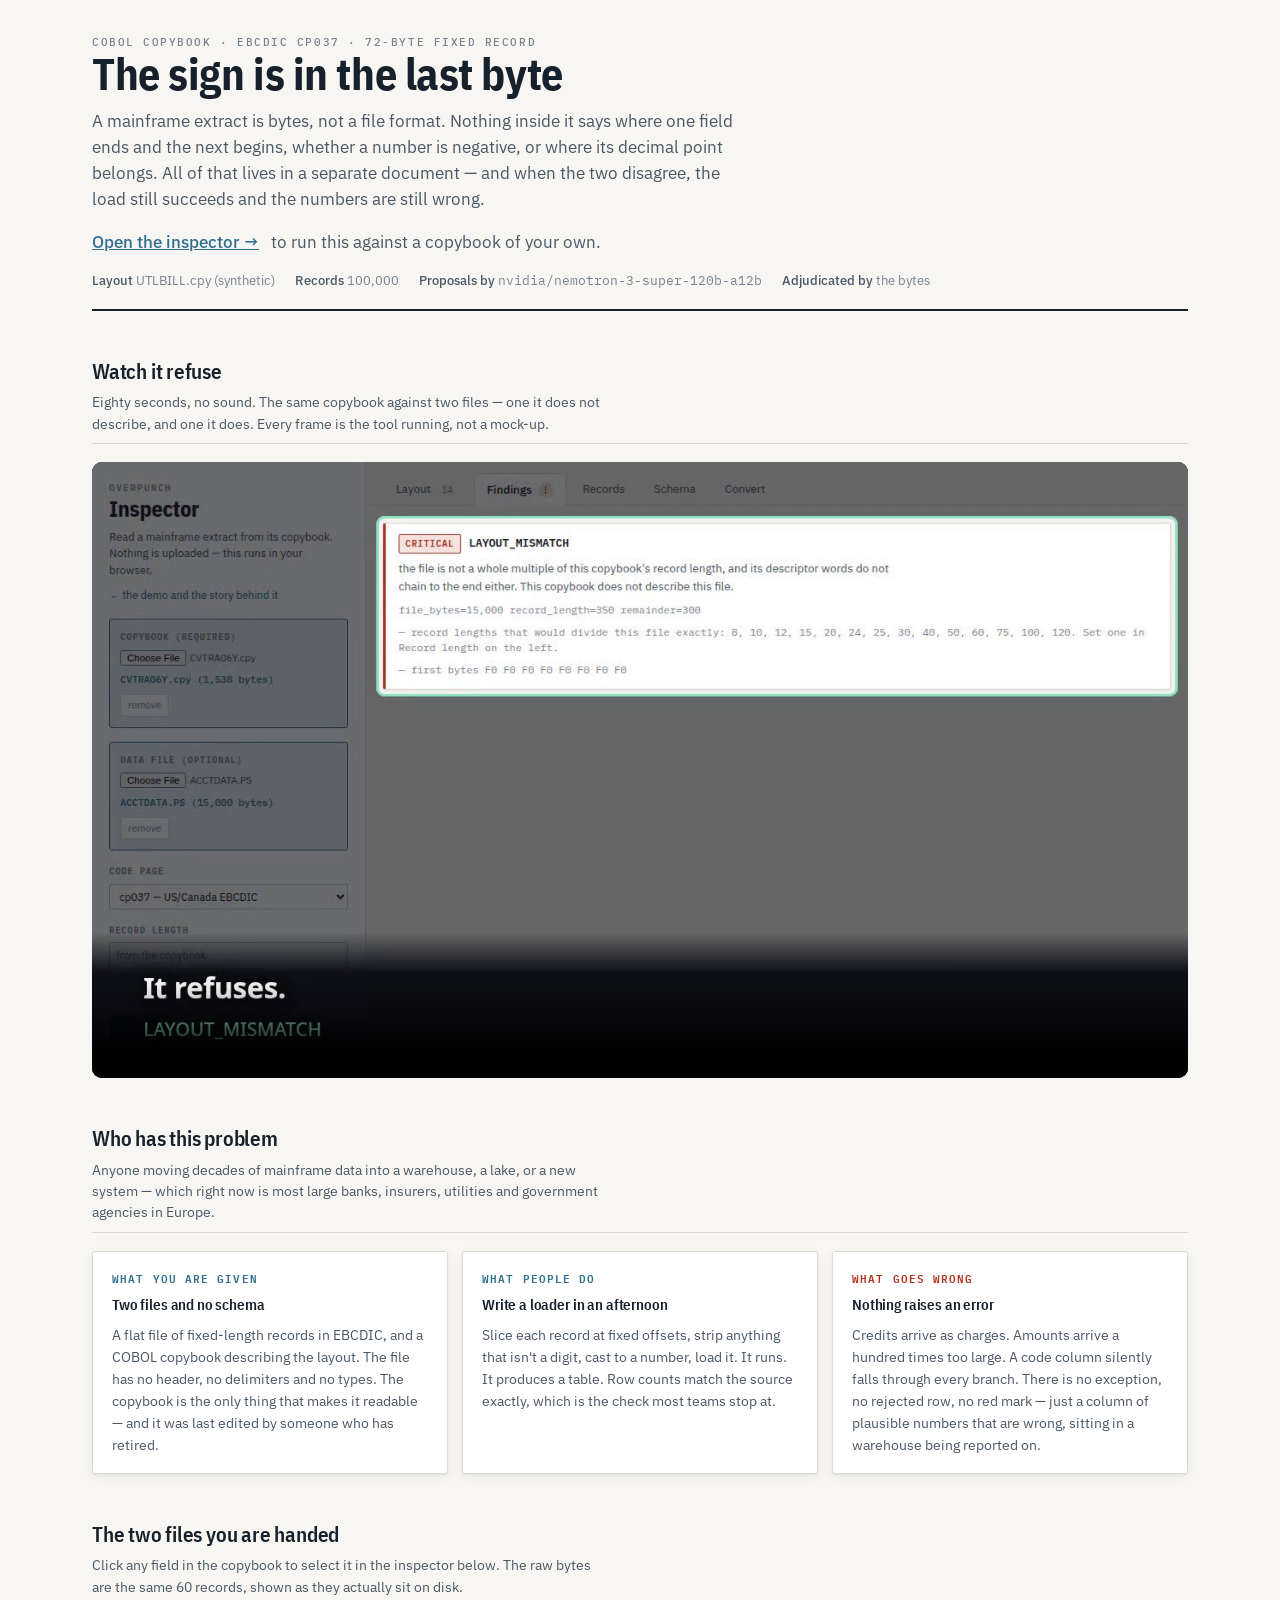
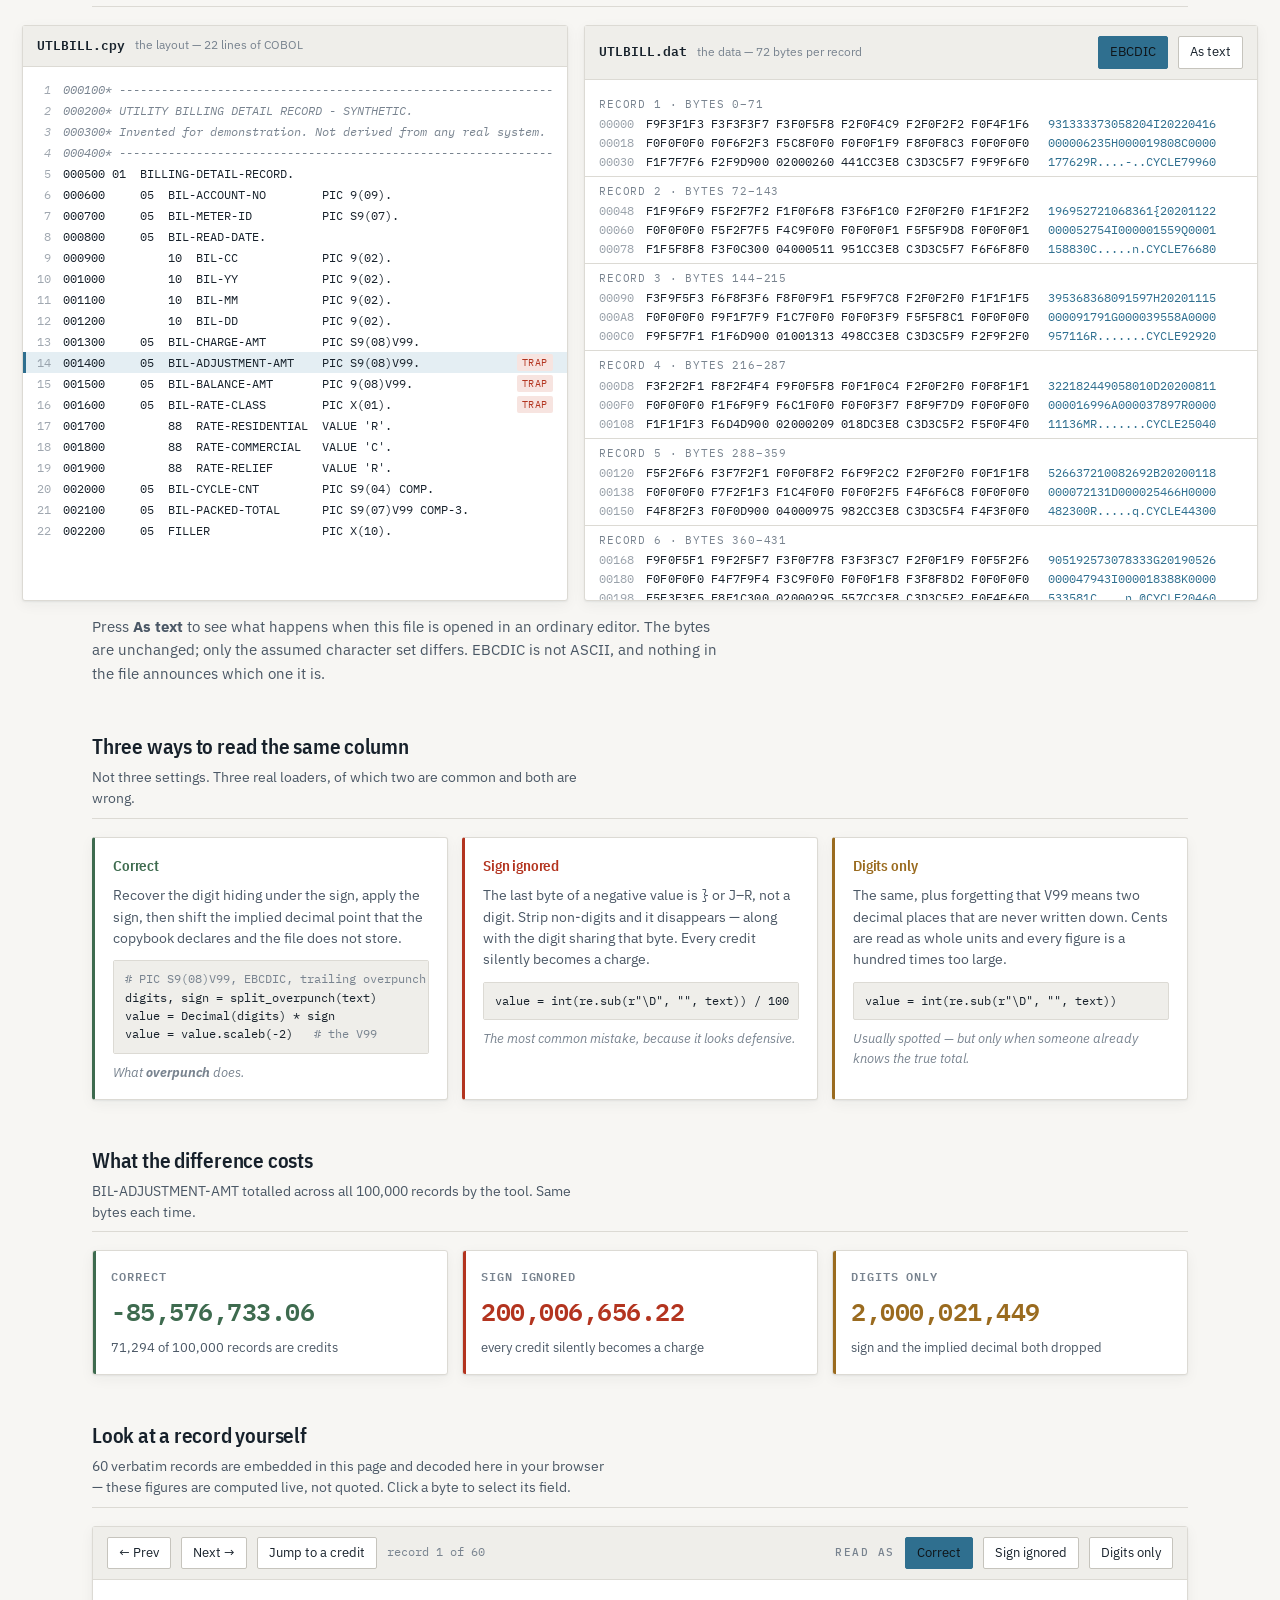
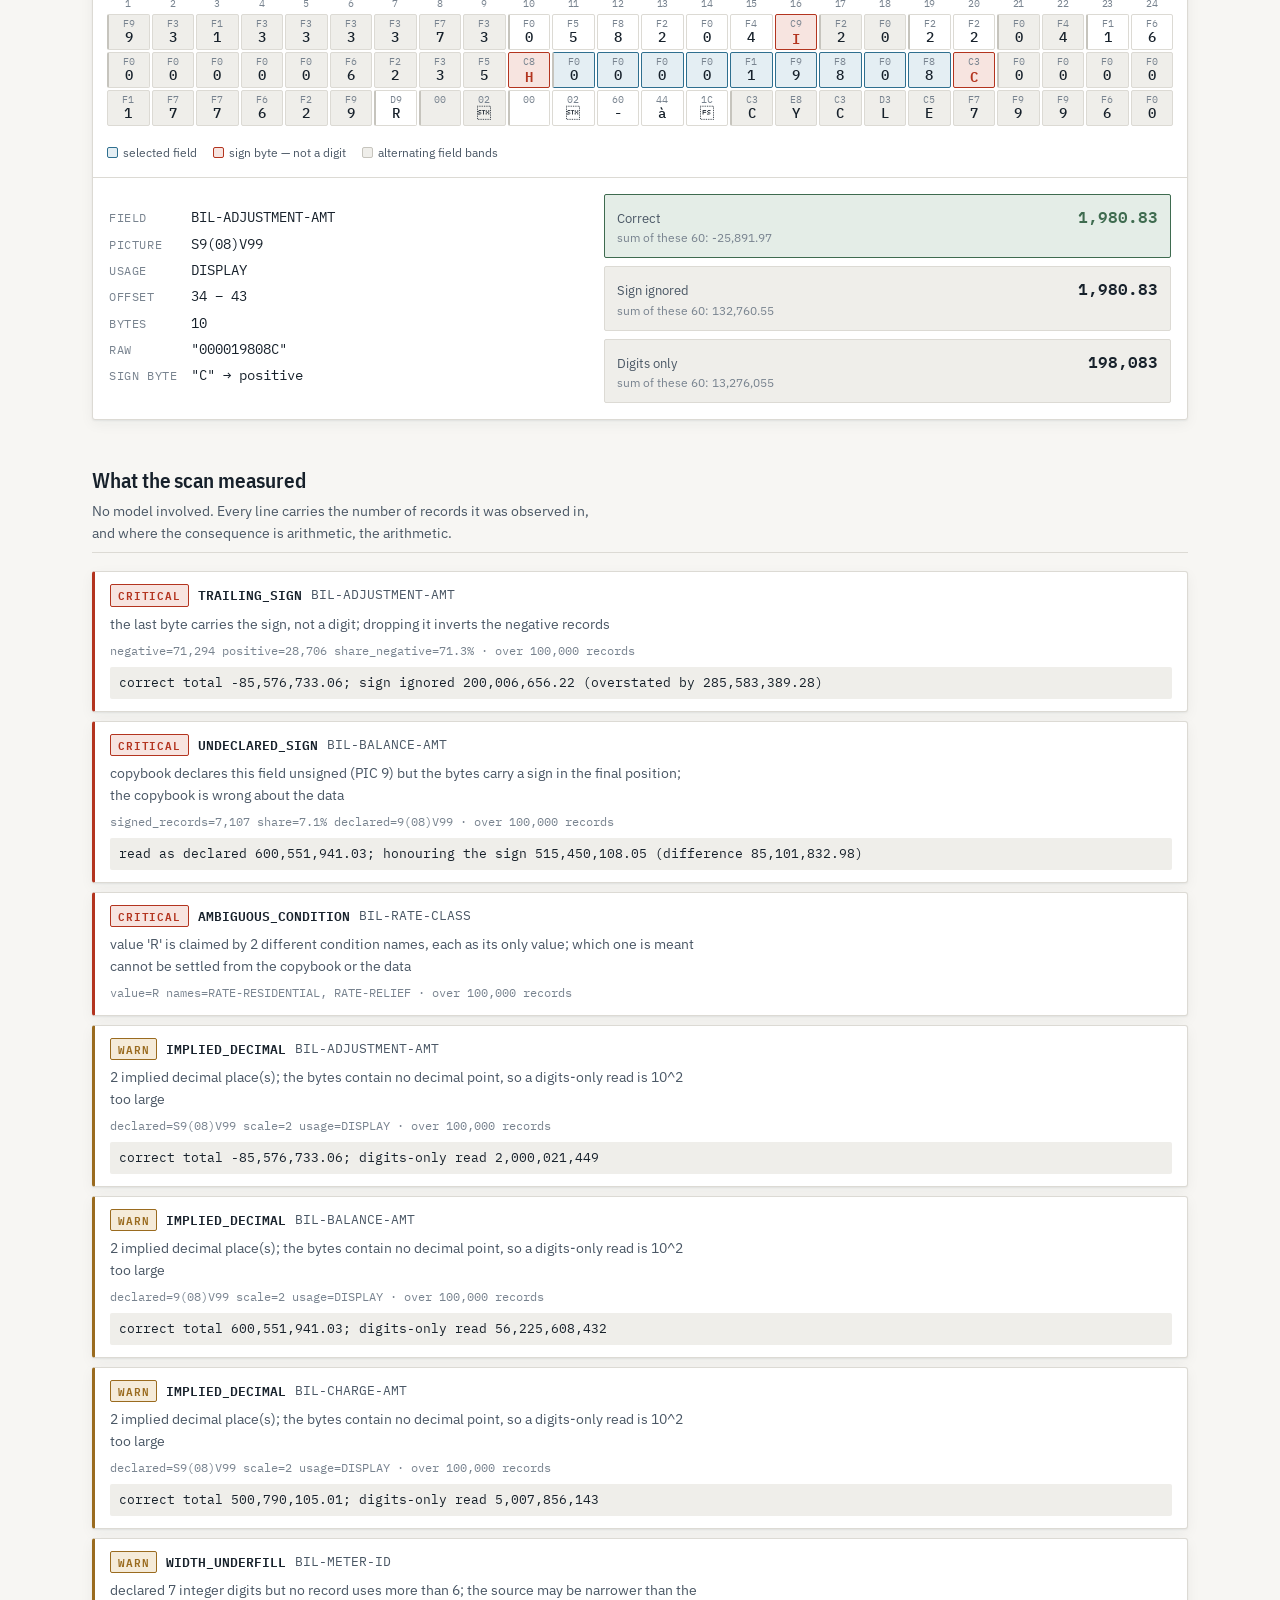
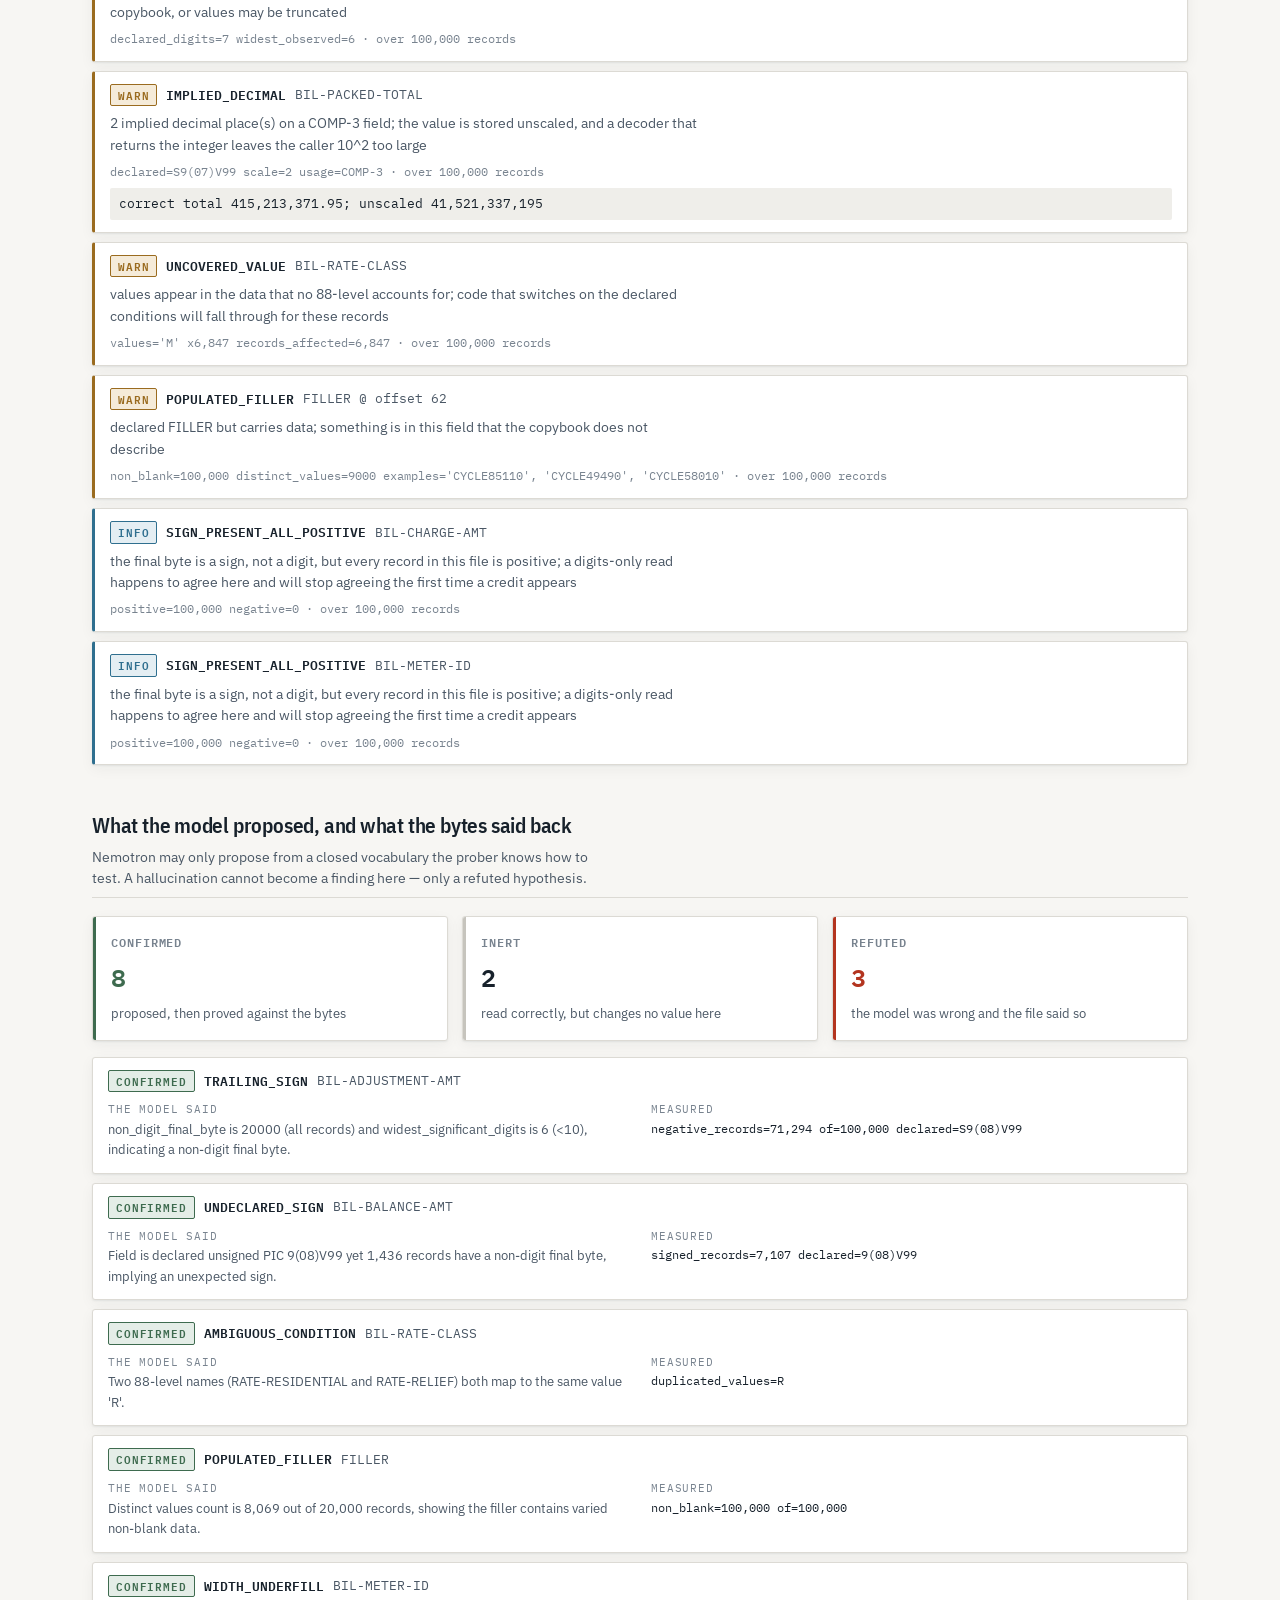
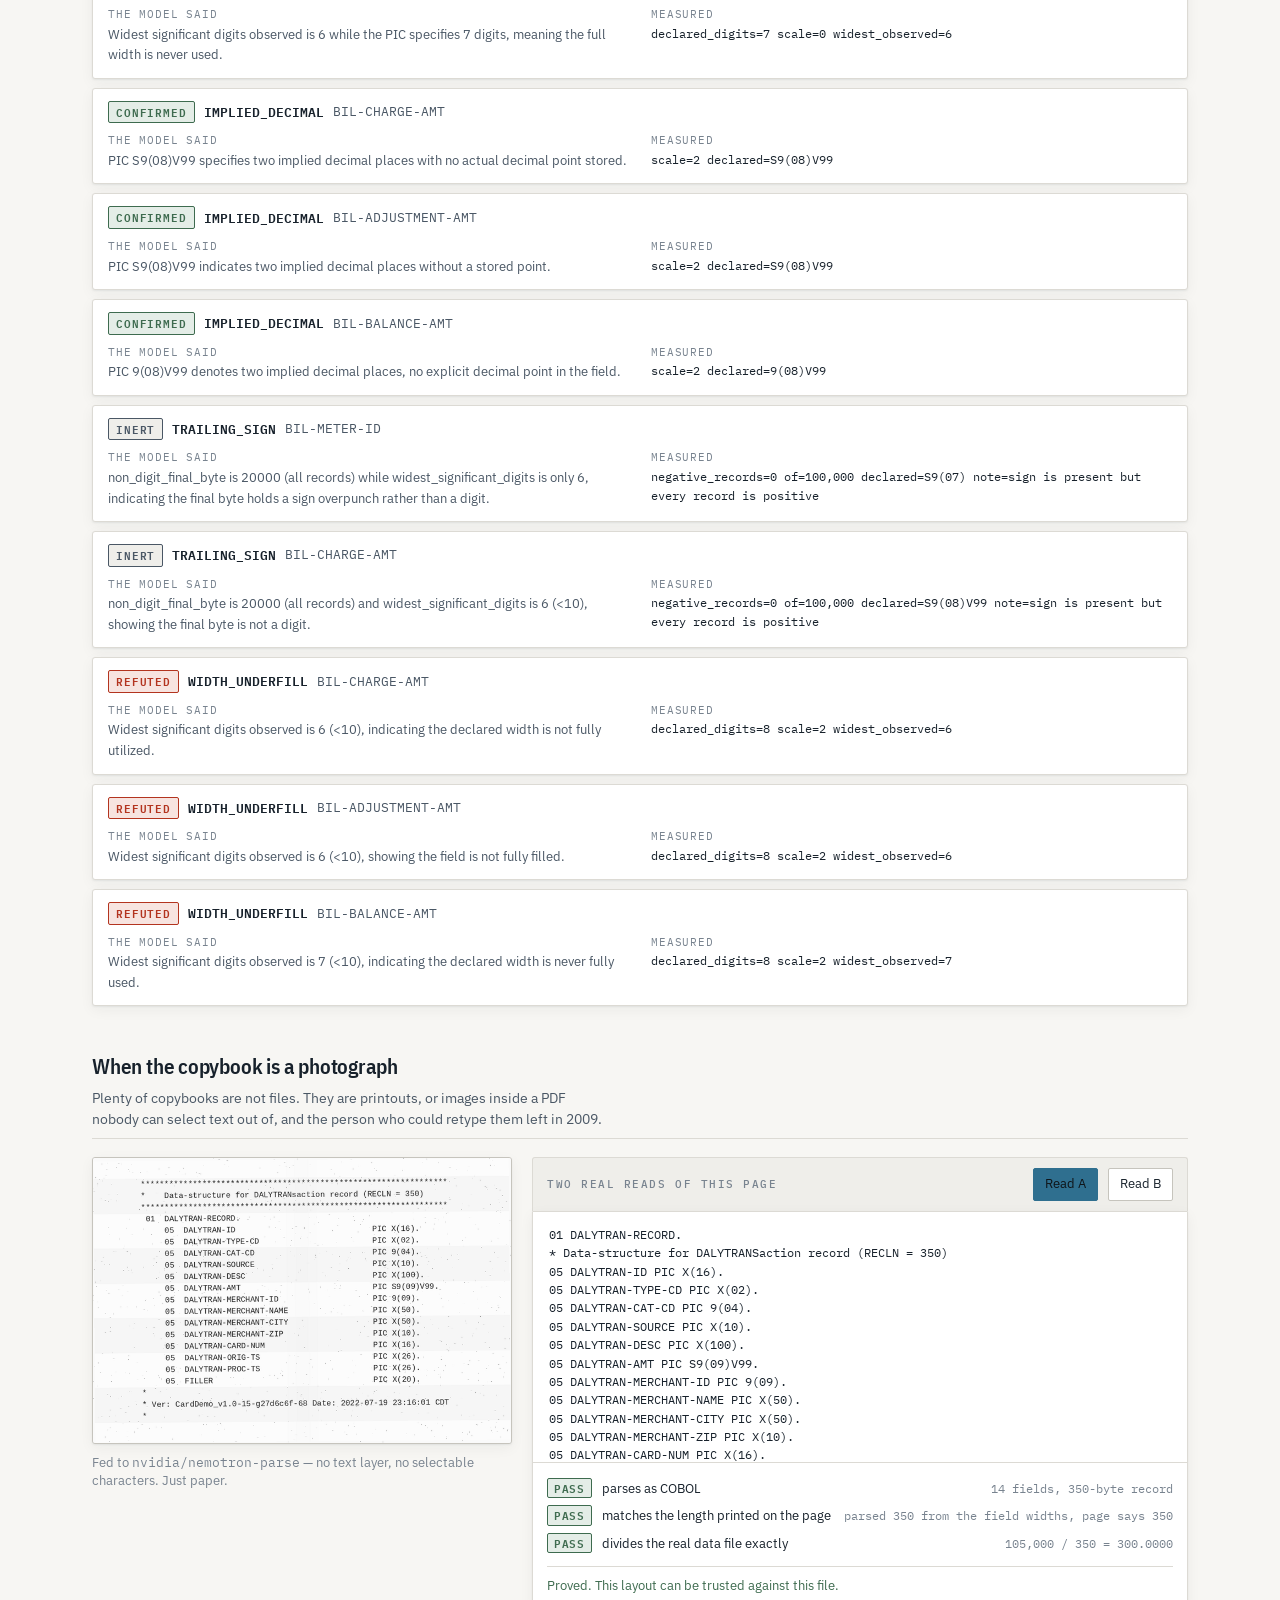
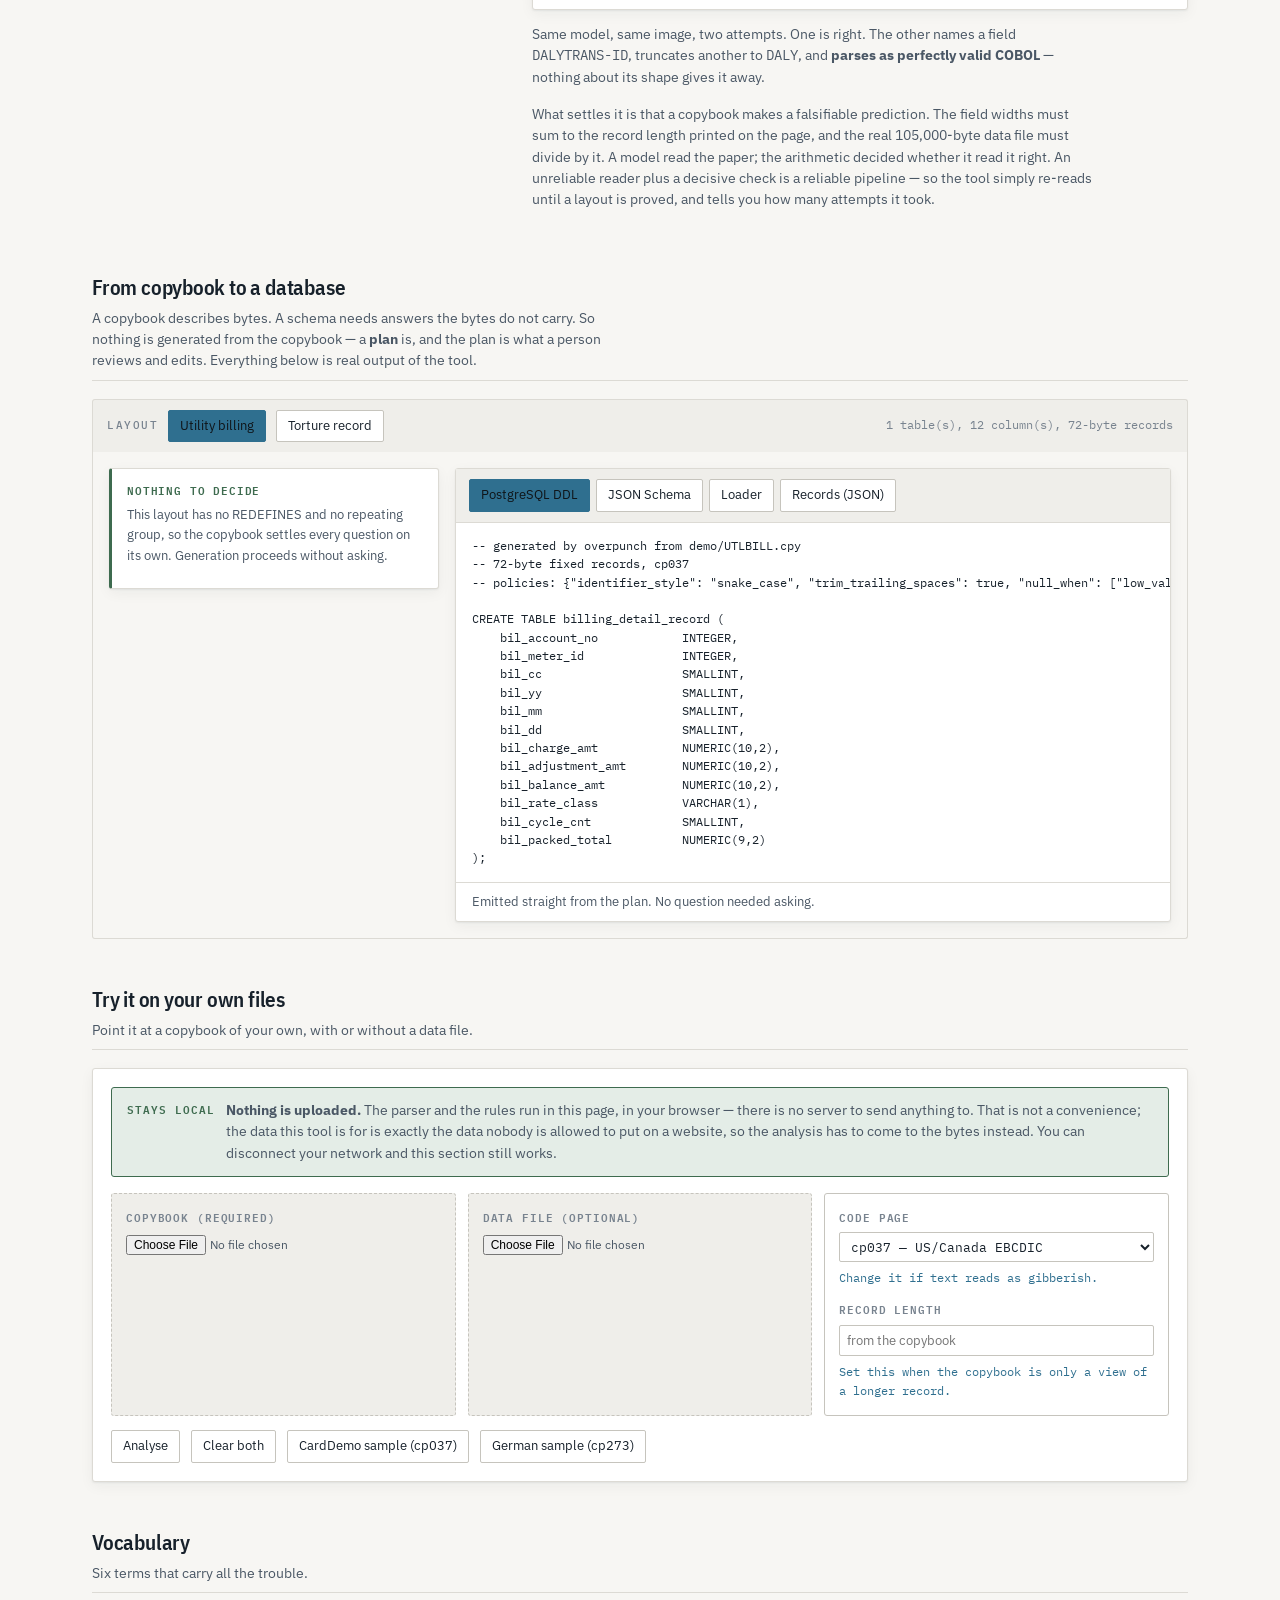
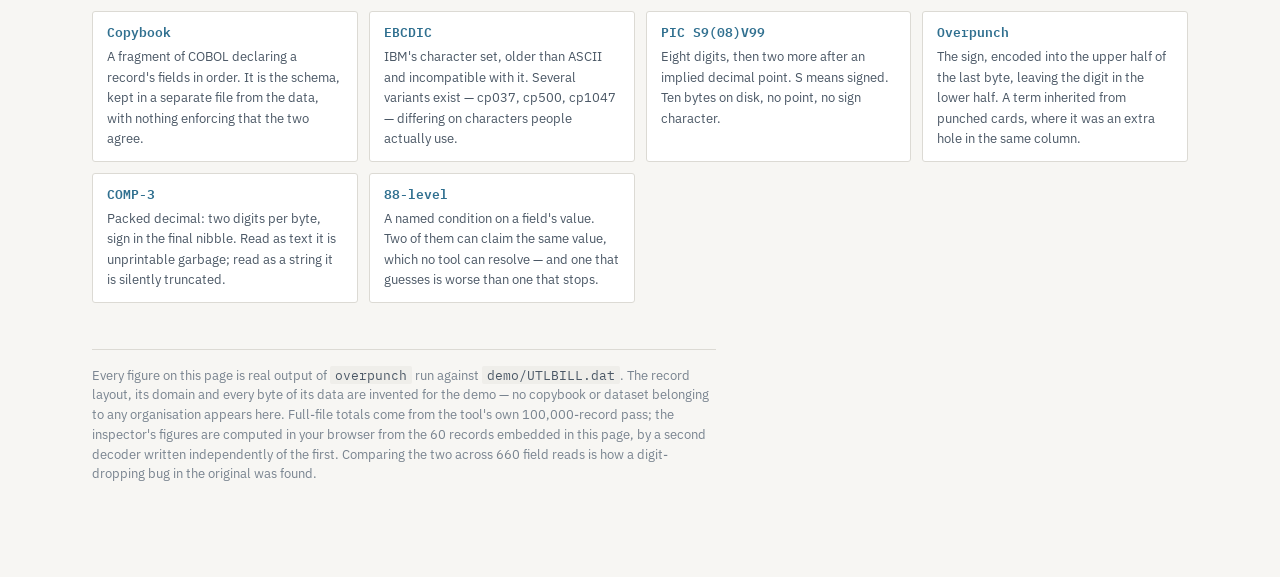
<file: docs/index.html>
<!doctype html>
<html lang="en">
<head>
<meta charset="utf-8">
<meta name="viewport" content="width=device-width, initial-scale=1">
<meta name="color-scheme" content="light dark">
<meta name="description" content="A byte-level inspector for an IBM mainframe EBCDIC record: how a sign hidden in the last byte silently inverts a column of money, and how a copybook becomes a database schema without guessing.">
<title>Overpunch Inspector</title>
<link rel="stylesheet" href="https://fonts.googleapis.com/css2?family=IBM+Plex+Mono:wght@400;500;600&family=IBM+Plex+Sans+Condensed:wght@500;600;700&family=IBM+Plex+Sans:wght@400;500;600&display=swap">
<style>
:root{
  --paper:#F7F6F3; --surface:#FFFFFF; --sunken:#EFEEEA;
  --ink:#17212B; --ink-2:#4A5765; --ink-3:#78838F;
  --rule:#DCDAD4; --rule-2:#C6C4BD;
  --steel:#2F6F8F; --steel-soft:#E4EEF3;
  --oxide:#B3341F; --oxide-soft:#F7E4E0;
  --moss:#3E6B4F; --moss-soft:#E4EDE7;
  --ochre:#9A6B1F; --ochre-soft:#F5EBD9;
  --shadow:0 1px 2px rgba(23,33,43,.06),0 4px 14px rgba(23,33,43,.05);
}
@media (prefers-color-scheme:dark){
  :root:not([data-theme="light"]){
    --paper:#12171C; --surface:#1A2027; --sunken:#141A20;
    --ink:#E6E9EC; --ink-2:#A3AEB9; --ink-3:#77838F;
    --rule:#2A333C; --rule-2:#3A454F;
    --steel:#79B4D0; --steel-soft:#1B2B34;
    --oxide:#E8836C; --oxide-soft:#33201C;
    --moss:#89BC9B; --moss-soft:#1B2922;
    --ochre:#D9AC63; --ochre-soft:#2C2417;
    --shadow:0 1px 2px rgba(0,0,0,.4),0 4px 14px rgba(0,0,0,.3);
  }
}
:root[data-theme="dark"]{
  --paper:#12171C; --surface:#1A2027; --sunken:#141A20;
  --ink:#E6E9EC; --ink-2:#A3AEB9; --ink-3:#77838F;
  --rule:#2A333C; --rule-2:#3A454F;
  --steel:#79B4D0; --steel-soft:#1B2B34;
  --oxide:#E8836C; --oxide-soft:#33201C;
  --moss:#89BC9B; --moss-soft:#1B2922;
  --ochre:#D9AC63; --ochre-soft:#2C2417;
  --shadow:0 1px 2px rgba(0,0,0,.4),0 4px 14px rgba(0,0,0,.3);
}
*{box-sizing:border-box}
body{margin:0;background:var(--paper);color:var(--ink);
  font-family:"IBM Plex Sans",system-ui,-apple-system,sans-serif;font-size:15px;line-height:1.58}
.wrap{max-width:1140px;margin:0 auto;padding:34px 22px 80px}
h1,h2,h3{font-family:"IBM Plex Sans Condensed","IBM Plex Sans",system-ui,sans-serif;
  text-wrap:balance;margin:0;letter-spacing:-.01em}
h1{font-size:clamp(30px,4.4vw,44px);font-weight:700;line-height:1.06}
h2{font-size:21px;font-weight:600;margin-bottom:4px}
h3{font-size:15px;font-weight:600}
.mono{font-family:"IBM Plex Mono",ui-monospace,Menlo,monospace;font-variant-numeric:tabular-nums}
.eyebrow{font-family:"IBM Plex Mono",monospace;font-size:11px;letter-spacing:.14em;
  text-transform:uppercase;color:var(--ink-3);font-weight:500}
header{border-bottom:2px solid var(--ink);padding-bottom:18px;margin-bottom:30px}
.sub{color:var(--ink-2);max-width:66ch;margin-top:10px;font-size:16.5px}
.meta{display:flex;flex-wrap:wrap;gap:6px 20px;margin-top:14px;font-size:12.5px;color:var(--ink-3)}
.meta b{color:var(--ink-2);font-weight:500}
section{margin-top:44px}
.shead{display:flex;align-items:baseline;justify-content:space-between;gap:16px;flex-wrap:wrap;
  border-bottom:1px solid var(--rule);padding-bottom:8px;margin-bottom:18px}
.shead p{margin:0;color:var(--ink-2);font-size:13.5px;max-width:64ch}
p.lede{color:var(--ink-2);max-width:70ch;margin:0 0 16px}

.cards{display:grid;grid-template-columns:repeat(auto-fit,minmax(255px,1fr));gap:14px}
.card{background:var(--surface);border:1px solid var(--rule);border-radius:3px;
  padding:17px 19px;box-shadow:var(--shadow)}
.card .step{font-family:"IBM Plex Mono",monospace;font-size:11px;letter-spacing:.1em;
  text-transform:uppercase;color:var(--steel);font-weight:600;display:block;margin-bottom:7px}
.card p{margin:7px 0 0;font-size:14px;color:var(--ink-2)}
.card.alarm .step{color:var(--oxide)}

.tile{background:var(--surface);border:1px solid var(--rule);border-radius:3px;
  padding:16px 18px;box-shadow:var(--shadow);position:relative;overflow:hidden}
.tile::before{content:"";position:absolute;inset:0 auto 0 0;width:3px;background:var(--rule-2)}
.tile.good::before{background:var(--moss)} .tile.bad::before{background:var(--oxide)}
.tile.warn::before{background:var(--ochre)}
.tile .lab{font-size:11.5px;letter-spacing:.08em;text-transform:uppercase;color:var(--ink-3);
  font-weight:600;font-family:"IBM Plex Mono",monospace}
.tile .val{font-family:"IBM Plex Mono",monospace;font-variant-numeric:tabular-nums;
  font-size:clamp(19px,2.5vw,25px);font-weight:600;margin-top:7px;letter-spacing:-.02em}
.tile.good .val{color:var(--moss)} .tile.bad .val{color:var(--oxide)} .tile.warn .val{color:var(--ochre)}
.tile .note{font-size:12.5px;color:var(--ink-2);margin-top:6px}
.swing{display:grid;grid-template-columns:repeat(auto-fit,minmax(230px,1fr));gap:14px}

.files{display:grid;grid-template-columns:minmax(0,1fr) minmax(0,1fr);gap:16px}
@media(max-width:860px){.files{grid-template-columns:1fr}}
/* On a wide screen the two files stop splitting the column 50/50: the copybook
   takes the width its longest line needs, the hex dump takes the rest, and the
   pair breaks out of the reading column so neither has to scroll. The reading
   column stays narrow for prose. */
@media(min-width:1240px){
  .files{
    grid-template-columns:fit-content(660px) minmax(0,1fr);
    width:min(1560px,calc(100vw - 44px));
    margin-left:calc(548px - min(1560px,calc(100vw - 44px))/2);
  }
  .files .cbook,.files .dump{max-height:520px}
}
.panel{background:var(--surface);border:1px solid var(--rule);border-radius:3px;box-shadow:var(--shadow)}
.bar{display:flex;align-items:center;gap:10px;flex-wrap:wrap;padding:10px 14px;
  border-bottom:1px solid var(--rule);background:var(--sunken)}
.bar .ttl{font-family:"IBM Plex Mono",monospace;font-size:12.5px;font-weight:600}
.bar .sml{font-size:12px;color:var(--ink-3)}
button{font:inherit;font-size:13px;background:var(--surface);color:var(--ink);
  border:1px solid var(--rule-2);border-radius:2px;padding:5px 11px;cursor:pointer}
button:hover{border-color:var(--steel);color:var(--steel)}
button:focus-visible{outline:2px solid var(--steel);outline-offset:2px}
button[aria-pressed="true"]{background:var(--steel);border-color:var(--steel);color:#fff}
:root[data-theme="dark"] button[aria-pressed="true"],
:root:not([data-theme="light"]) button[aria-pressed="true"]{color:#0F1418}
.spacer{flex:1}

.cbook{font-family:"IBM Plex Mono",monospace;font-size:12px;line-height:1.75;
  padding:12px 0;max-height:430px;overflow:auto}
.cbl{display:flex;gap:12px;padding:0 14px;white-space:pre;cursor:default}
.cbl .ln{color:var(--ink-3);opacity:.7;user-select:none;min-width:2ch;text-align:right}
.cbl.pick{cursor:pointer}
.cbl.pick:hover{background:var(--steel-soft)}
.cbl.sel{background:var(--steel-soft);box-shadow:inset 3px 0 0 var(--steel)}
.cbl.cmt{color:var(--ink-3);font-style:italic}
.cbl .tag{margin-left:auto;font-size:10px;letter-spacing:.06em;text-transform:uppercase;
  color:var(--oxide);background:var(--oxide-soft);padding:0 5px;border-radius:2px;align-self:center}

.dump{font-family:"IBM Plex Mono",monospace;font-size:11.5px;line-height:1.65;
  padding:10px 0;max-height:430px;overflow:auto}
.drec{padding:6px 14px 2px;font-size:10.5px;letter-spacing:.08em;text-transform:uppercase;
  color:var(--ink-3);border-top:1px solid var(--rule);margin-top:4px}
.drec:first-child{border-top:0;margin-top:0}
.drow{display:flex;gap:12px;padding:0 14px;white-space:pre}
.drow .off{color:var(--ink-3);opacity:.75}
.drow .hx{letter-spacing:.02em}
.drow .gut{color:var(--steel)}
.drow .gut.bad{color:var(--ink-3);opacity:.55}

.gridwrap{overflow-x:auto;padding:16px 14px 8px}
.ruler{display:grid;grid-template-columns:repeat(24,1fr);gap:2px;min-width:660px;margin-bottom:3px}
.ruler span{font-family:"IBM Plex Mono",monospace;font-size:9.5px;color:var(--ink-3);
  text-align:center;letter-spacing:-.04em}
.bytes{display:grid;grid-template-columns:repeat(24,1fr);gap:2px;min-width:660px}
.by{border:1px solid var(--rule);border-radius:2px;padding:3px 0 2px;text-align:center;
  cursor:pointer;background:var(--surface);transition:transform .08s}
.by:hover{transform:translateY(-2px)}
.by .h{font-family:"IBM Plex Mono",monospace;font-size:9.5px;color:var(--ink-3);display:block;line-height:1.2}
.by .c{font-family:"IBM Plex Mono",monospace;font-size:14px;font-weight:500;display:block;line-height:1.25}
.by.f0{background:var(--sunken)}
.by.sel{border-color:var(--steel);background:var(--steel-soft)}
.by.sign{border-color:var(--oxide);background:var(--oxide-soft)}
.by.sign .c{color:var(--oxide);font-weight:600}
.by.start{border-left:2px solid var(--rule-2)}
.legend{display:flex;gap:16px;flex-wrap:wrap;padding:10px 14px 14px;font-size:12px;color:var(--ink-2)}
.legend i{display:inline-block;width:11px;height:11px;border-radius:2px;vertical-align:-1px;
  margin-right:5px;border:1px solid var(--rule-2)}
.detail{border-top:1px solid var(--rule);padding:16px;display:grid;
  grid-template-columns:minmax(0,1fr) minmax(0,1.2fr);gap:22px}
@media(max-width:720px){.detail{grid-template-columns:1fr}}
.kv{display:grid;grid-template-columns:auto 1fr;gap:5px 14px;font-size:13.5px;align-items:baseline}
.kv dt{color:var(--ink-3);font-size:12px;letter-spacing:.05em;text-transform:uppercase;
  font-family:"IBM Plex Mono",monospace}
.kv dd{margin:0;font-family:"IBM Plex Mono",monospace}
.reads{display:flex;flex-direction:column;gap:8px}
.read{display:flex;align-items:baseline;justify-content:space-between;gap:14px;padding:9px 12px;
  border:1px solid var(--rule);border-radius:2px;background:var(--sunken)}
.read.is-right{border-color:var(--moss);background:var(--moss-soft)}
.read.is-wrong{border-color:var(--oxide);background:var(--oxide-soft)}
.read .how{font-size:12.5px;color:var(--ink-2)}
.read .num{font-family:"IBM Plex Mono",monospace;font-variant-numeric:tabular-nums;
  font-size:16px;font-weight:600;white-space:nowrap}
.read.is-right .num{color:var(--moss)} .read.is-wrong .num{color:var(--oxide)}

.explain{display:grid;grid-template-columns:repeat(auto-fit,minmax(290px,1fr));gap:14px}
.ex{background:var(--surface);border:1px solid var(--rule);border-left-width:3px;
  border-radius:3px;padding:16px 18px;box-shadow:var(--shadow)}
.ex.right{border-left-color:var(--moss)} .ex.wrong{border-left-color:var(--oxide)}
.ex.worse{border-left-color:var(--ochre)}
.ex h3{margin-bottom:3px} .ex.right h3{color:var(--moss)}
.ex.wrong h3{color:var(--oxide)} .ex.worse h3{color:var(--ochre)}
.ex p{margin:8px 0 0;font-size:13.5px;color:var(--ink-2)}
.ex .who{font-size:12.5px;color:var(--ink-3);margin-top:9px;font-style:italic}
pre.code{font-family:"IBM Plex Mono",monospace;font-size:11.5px;line-height:1.6;
  background:var(--sunken);border:1px solid var(--rule);border-radius:2px;
  padding:9px 11px;margin:11px 0 0;overflow-x:auto;color:var(--ink)}
pre.code .cm{color:var(--ink-3)}

.finds{display:flex;flex-direction:column;gap:9px}
.find{background:var(--surface);border:1px solid var(--rule);border-left-width:3px;border-radius:3px;
  padding:12px 15px;box-shadow:var(--shadow)}
.find.critical{border-left-color:var(--oxide)}
.find.warn{border-left-color:var(--ochre)}
.find.info{border-left-color:var(--steel)}
.fhead{display:flex;align-items:center;gap:9px;flex-wrap:wrap}
.chip{font-family:"IBM Plex Mono",monospace;font-size:10.5px;font-weight:600;letter-spacing:.08em;
  text-transform:uppercase;padding:2px 7px;border-radius:2px;border:1px solid currentColor}
.chip.critical{color:var(--oxide);background:var(--oxide-soft)}
.chip.warn{color:var(--ochre);background:var(--ochre-soft)}
.chip.info{color:var(--steel);background:var(--steel-soft)}
.chip.confirmed{color:var(--moss);background:var(--moss-soft)}
.chip.refuted{color:var(--oxide);background:var(--oxide-soft)}
.chip.inert{color:var(--ink-2);background:var(--sunken)}
.chip.untestable{color:var(--ochre);background:var(--ochre-soft)}
.fcode{font-family:"IBM Plex Mono",monospace;font-size:13px;font-weight:600}
.ffield{font-family:"IBM Plex Mono",monospace;font-size:12.5px;color:var(--ink-2)}
.fclaim{margin:7px 0 0;font-size:13.5px;color:var(--ink-2);max-width:74ch}
.fev{margin-top:7px;font-family:"IBM Plex Mono",monospace;font-size:12px;color:var(--ink-3)}
.fimp{margin-top:6px;font-family:"IBM Plex Mono",monospace;font-size:12.5px;color:var(--ink);
  background:var(--sunken);padding:6px 9px;border-radius:2px;overflow-x:auto;white-space:nowrap}
.adj{background:var(--surface);border:1px solid var(--rule);border-radius:3px;padding:12px 15px;
  box-shadow:var(--shadow);display:grid;grid-template-columns:minmax(0,1fr) minmax(0,1fr);gap:4px 22px}
@media(max-width:720px){.adj{grid-template-columns:1fr}}
.adj .ahead{grid-column:1/-1;display:flex;align-items:center;gap:9px;flex-wrap:wrap;margin-bottom:5px}
.side{font-size:13px}
.side .slab{font-family:"IBM Plex Mono",monospace;font-size:10.5px;letter-spacing:.08em;
  text-transform:uppercase;color:var(--ink-3);display:block;margin-bottom:2px}
.side.said{color:var(--ink-2)}
.side.meas{color:var(--ink);font-family:"IBM Plex Mono",monospace;font-size:12px}
.grp{display:flex;flex-direction:column;gap:9px}
.vocab{display:grid;grid-template-columns:repeat(auto-fit,minmax(250px,1fr));gap:11px}
.vc{border:1px solid var(--rule);border-radius:3px;padding:11px 14px;background:var(--surface)}
.vc dt{font-family:"IBM Plex Mono",monospace;font-size:12.5px;font-weight:600;color:var(--steel)}
.vc dd{margin:4px 0 0;font-size:13px;color:var(--ink-2)}
.foot{margin-top:46px;padding-top:16px;border-top:1px solid var(--rule);font-size:12.5px;
  color:var(--ink-3);max-width:78ch}
.foot code{font-family:"IBM Plex Mono",monospace;background:var(--sunken);padding:1px 5px;
  border-radius:2px;color:var(--ink-2)}
.extract{display:grid;grid-template-columns:minmax(0,330px) minmax(0,1fr);gap:16px}
@media(max-width:860px){.extract{grid-template-columns:1fr}}
.decisions{display:flex;flex-direction:column;gap:12px}
.dec{background:var(--surface);border:1px solid var(--rule);border-left:3px solid var(--ochre);
  border-radius:3px;padding:13px 15px;box-shadow:var(--shadow)}
.dec.answered{border-left-color:var(--moss)}
.dec .dk{font-family:"IBM Plex Mono",monospace;font-size:10.5px;letter-spacing:.08em;
  text-transform:uppercase;color:var(--ochre);font-weight:600}
.dec.answered .dk{color:var(--moss)}
.dec .dq{font-size:13px;color:var(--ink-2);margin:6px 0 9px}
select{font:inherit;font-size:12.5px;font-family:"IBM Plex Mono",monospace;width:100%;
  background:var(--surface);color:var(--ink);border:1px solid var(--rule-2);
  border-radius:2px;padding:5px 7px}
select:focus-visible{outline:2px solid var(--steel);outline-offset:1px}
.policy{background:var(--sunken);border:1px solid var(--rule);border-radius:3px;padding:12px 15px}
.policy .dk{font-family:"IBM Plex Mono",monospace;font-size:10.5px;letter-spacing:.08em;
  text-transform:uppercase;color:var(--ink-3);font-weight:600;display:block;margin-bottom:8px}
.opts{display:flex;gap:7px;flex-wrap:wrap}
.outpane{background:var(--surface);border:1px solid var(--rule);border-radius:3px;
  box-shadow:var(--shadow);display:flex;flex-direction:column;min-height:340px}
.tabs{display:flex;gap:6px;flex-wrap:wrap;padding:10px 13px;border-bottom:1px solid var(--rule);
  background:var(--sunken);align-items:center}
pre.out{margin:0;padding:14px 16px;font-family:"IBM Plex Mono",monospace;font-size:11.5px;
  line-height:1.6;overflow:auto;flex:1;max-height:460px;color:var(--ink);white-space:pre}
pre.out.refused{color:var(--oxide);background:var(--oxide-soft)}
.outnote{padding:9px 16px;border-top:1px solid var(--rule);font-size:12.5px;color:var(--ink-2)}
.uploader{background:var(--surface);border:1px solid var(--rule);border-radius:3px;
  box-shadow:var(--shadow);padding:18px}
.privacy{display:flex;gap:11px;align-items:flex-start;background:var(--moss-soft);
  border:1px solid var(--moss);border-radius:3px;padding:12px 15px;margin-bottom:16px}
.privacy .pk{font-family:"IBM Plex Mono",monospace;font-size:11px;letter-spacing:.09em;
  text-transform:uppercase;color:var(--moss);font-weight:600;white-space:nowrap}
.privacy p{margin:0;font-size:13.5px;color:var(--ink-2)}
.drops{display:grid;grid-template-columns:repeat(auto-fit,minmax(220px,1fr));gap:12px}
.drop{border:1px dashed var(--rule-2);border-radius:3px;padding:14px;background:var(--sunken)}
.drop.filled{border-style:solid;border-color:var(--steel);background:var(--steel-soft)}
.drop label{display:block;font-family:"IBM Plex Mono",monospace;font-size:11px;
  letter-spacing:.08em;text-transform:uppercase;color:var(--ink-3);font-weight:600;
  margin-bottom:7px}
.drop input[type=file]{font:inherit;font-size:12px;width:100%;color:var(--ink-2)}
.drop .fname{font-family:"IBM Plex Mono",monospace;font-size:12px;color:var(--steel);
  margin-top:7px;word-break:break-all}
.runrow{display:flex;gap:11px;align-items:center;flex-wrap:wrap;margin-top:14px}
.result{margin-top:16px;border-top:1px solid var(--rule);padding-top:16px}
.rmsg{font-size:13.5px;color:var(--ink-2)}
.rmsg.bad{color:var(--oxide)}
table.layout{border-collapse:collapse;width:100%;font-family:"IBM Plex Mono",monospace;
  font-size:11.5px;margin-top:10px}
table.layout th{text-align:left;font-weight:600;color:var(--ink-3);font-size:10.5px;
  letter-spacing:.07em;text-transform:uppercase;border-bottom:1px solid var(--rule);
  padding:5px 9px 5px 0}
table.layout td{padding:3px 9px 3px 0;border-bottom:1px solid var(--rule);
  font-variant-numeric:tabular-nums}
table.layout td.n{text-align:right}
.scroller{max-height:300px;overflow:auto}
.dec .hint{font-size:12px;color:var(--ink-3);margin-top:7px;line-height:1.5}

.clearone{margin-top:8px;font-size:11.5px;padding:3px 8px;
  border-color:var(--rule);color:var(--ink-3)}
.clearone:hover{border-color:var(--oxide);color:var(--oxide)}
.drop.filled .fname{font-weight:500}
.stale{border-color:var(--ochre)!important;background:var(--ochre-soft)!important}
.stale .fname{color:var(--ochre)}
.visionwrap{display:grid;grid-template-columns:minmax(0,420px) minmax(0,1fr);gap:20px;
  align-items:start}
@media(max-width:900px){.visionwrap{grid-template-columns:1fr}}
.scanfig{margin:0}
.scanfig img{width:100%;border:1px solid var(--rule-2);border-radius:3px;
  box-shadow:var(--shadow);display:block;background:#fff}
.scanfig figcaption{font-size:12.5px;color:var(--ink-3);margin-top:9px;line-height:1.5}
.vcheck{display:flex;gap:10px;align-items:baseline;font-size:13px;padding:3px 0}
.vcheck .vm{font-family:"IBM Plex Mono",monospace;font-size:10.5px;font-weight:600;
  letter-spacing:.07em;padding:1px 6px;border-radius:2px;border:1px solid currentColor}
.vcheck.ok .vm{color:var(--moss);background:var(--moss-soft)}
.vcheck.no .vm{color:var(--oxide);background:var(--oxide-soft)}
.vcheck .vn{flex:1}
.vcheck .vd{font-family:"IBM Plex Mono",monospace;font-size:11.5px;color:var(--ink-3)}
.vverdict{margin-top:9px;padding-top:9px;border-top:1px solid var(--rule);font-size:13px}
.vverdict.ok{color:var(--moss)} .vverdict.no{color:var(--oxide)}
@media(prefers-reduced-motion:reduce){*{transition:none!important;animation:none!important}}
</style>

<style>
html{-webkit-text-size-adjust:100%}
body{margin:0}
img{max-width:100%}
[hidden]{display:none!important}
</style>
</head>
<body>
<div class="wrap">
<header>
  <div class="eyebrow">COBOL copybook &middot; EBCDIC cp037 &middot; 72-byte fixed record</div>
  <h1>The sign is in the last byte</h1>
  <p class="sub">A mainframe extract is bytes, not a file format. Nothing inside it says where
  one field ends and the next begins, whether a number is negative, or where its decimal point
  belongs. All of that lives in a separate document — and when the two disagree, the load still
  succeeds and the numbers are still wrong.</p>
  <p class="sub" style="margin-top:14px">
    <a href="./inspect.html" style="color:var(--steel);font-weight:500">
      Open the inspector &rarr;</a>
    &nbsp; to run this against a copybook of your own.
  </p>
  <div class="meta">
    <span><b>Layout</b> UTLBILL.cpy (synthetic)</span>
    <span><b>Records</b> 100,000</span>
    <span><b>Proposals by</b> <span class="mono" id="modelname"></span></span>
    <span><b>Adjudicated by</b> the bytes</span>
  </div>
</header>

<section>
  <div class="shead"><div><h2>Watch it refuse</h2>
  <p>Eighty seconds, no sound. The same copybook against two files &mdash; one it does not
  describe, and one it does. Every frame is the tool running, not a mock-up.</p></div></div>
  <video controls preload="metadata" poster="./overpunch-demo-poster.jpg"
         style="width:100%;display:block;border-radius:10px;background:#0b0d11">
    <source src="./overpunch-demo.mp4" type="video/mp4">
    <a href="./overpunch-demo.mp4">Download the demo video</a>.
  </video>
</section>

<section>
  <div class="shead"><div><h2>Who has this problem</h2>
  <p>Anyone moving decades of mainframe data into a warehouse, a lake, or a new system —
  which right now is most large banks, insurers, utilities and government agencies in Europe.</p></div></div>
  <div class="cards">
    <div class="card"><span class="step">What you are given</span>
      <h3>Two files and no schema</h3>
      <p>A flat file of fixed-length records in EBCDIC, and a COBOL copybook describing the layout.
      The file has no header, no delimiters and no types. The copybook is the only thing that makes
      it readable — and it was last edited by someone who has retired.</p></div>
    <div class="card"><span class="step">What people do</span>
      <h3>Write a loader in an afternoon</h3>
      <p>Slice each record at fixed offsets, strip anything that isn't a digit, cast to a number,
      load it. It runs. It produces a table. Row counts match the source exactly, which is the
      check most teams stop at.</p></div>
    <div class="card alarm"><span class="step">What goes wrong</span>
      <h3>Nothing raises an error</h3>
      <p>Credits arrive as charges. Amounts arrive a hundred times too large. A code column
      silently falls through every branch. There is no exception, no rejected row, no red mark —
      just a column of plausible numbers that are wrong, sitting in a warehouse being reported on.</p></div>
  </div>
</section>

<section>
  <div class="shead"><div><h2>The two files you are handed</h2>
  <p>Click any field in the copybook to select it in the inspector below. The raw bytes are the
  same 60 records, shown as they actually sit on disk.</p></div></div>
  <div class="files">
    <div class="panel">
      <div class="bar"><span class="ttl">UTLBILL.cpy</span>
        <span class="sml">the layout — 22 lines of COBOL</span></div>
      <div class="cbook" id="cbook"></div>
    </div>
    <div class="panel">
      <div class="bar"><span class="ttl">UTLBILL.dat</span>
        <span class="sml">the data — 72 bytes per record</span>
        <span class="spacer"></span>
        <button data-enc="cp037" aria-pressed="true">EBCDIC</button>
        <button data-enc="ascii" aria-pressed="false">As text</button>
      </div>
      <div class="dump" id="dump"></div>
    </div>
  </div>
  <p class="lede" style="margin-top:14px">Press <b>As text</b> to see what happens when this file
  is opened in an ordinary editor. The bytes are unchanged; only the assumed character set differs.
  EBCDIC is not ASCII, and nothing in the file announces which one it is.</p>
</section>

<section>
  <div class="shead"><div><h2>Three ways to read the same column</h2>
  <p>Not three settings. Three real loaders, of which two are common and both are wrong.</p></div></div>
  <div class="explain">
    <div class="ex right"><h3>Correct</h3>
      <p>Recover the digit hiding under the sign, apply the sign, then shift the implied decimal
      point that the copybook declares and the file does not store.</p>
      <pre class="code"><span class="cm"># PIC S9(08)V99, EBCDIC, trailing overpunch</span>
digits, sign = split_overpunch(text)
value = Decimal(digits) * sign
value = value.scaleb(-2)   <span class="cm"># the V99</span></pre>
      <p class="who">What <b>overpunch</b> does.</p></div>
    <div class="ex wrong"><h3>Sign ignored</h3>
      <p>The last byte of a negative value is <span class="mono">}</span> or <span class="mono">J</span>–<span class="mono">R</span>,
      not a digit. Strip non-digits and it disappears — along with the digit sharing that byte.
      Every credit silently becomes a charge.</p>
      <pre class="code">value = int(re.sub(r"\D", "", text)) / 100</pre>
      <p class="who">The most common mistake, because it looks defensive.</p></div>
    <div class="ex worse"><h3>Digits only</h3>
      <p>The same, plus forgetting that <span class="mono">V99</span> means two decimal places that
      are never written down. Cents are read as whole units and every figure is a hundred times
      too large.</p>
      <pre class="code">value = int(re.sub(r"\D", "", text))</pre>
      <p class="who">Usually spotted — but only when someone already knows the true total.</p></div>
  </div>
</section>

<section>
  <div class="shead"><div><h2>What the difference costs</h2>
  <p>BIL-ADJUSTMENT-AMT totalled across all 100,000 records by the tool. Same bytes each time.</p></div></div>
  <div class="swing" id="swing"></div>
</section>

<section>
  <div class="shead"><div><h2>Look at a record yourself</h2>
  <p>60 verbatim records are embedded in this page and decoded here in your browser — these
  figures are computed live, not quoted. Click a byte to select its field.</p></div></div>
  <div class="panel">
    <div class="bar">
      <button id="prev">&larr; Prev</button>
      <button id="next">Next &rarr;</button>
      <button id="findneg">Jump to a credit</button>
      <span class="mono sml" id="recid"></span>
      <span class="spacer"></span>
      <span class="eyebrow">Read as</span>
      <button data-mode="correct" aria-pressed="true">Correct</button>
      <button data-mode="nosign" aria-pressed="false">Sign ignored</button>
      <button data-mode="digits" aria-pressed="false">Digits only</button>
    </div>
    <div class="gridwrap">
      <div class="ruler" id="ruler"></div>
      <div class="bytes" id="bytes"></div>
    </div>
    <div class="legend">
      <span><i style="background:var(--steel-soft);border-color:var(--steel)"></i>selected field</span>
      <span><i style="background:var(--oxide-soft);border-color:var(--oxide)"></i>sign byte — not a digit</span>
      <span><i style="background:var(--sunken)"></i>alternating field bands</span>
    </div>
    <div class="detail">
      <div><dl class="kv" id="fieldkv"></dl></div>
      <div class="reads" id="reads"></div>
    </div>
  </div>
</section>

<section>
  <div class="shead"><div><h2>What the scan measured</h2>
  <p>No model involved. Every line carries the number of records it was observed in, and where
  the consequence is arithmetic, the arithmetic.</p></div></div>
  <div class="finds" id="findings"></div>
</section>

<section>
  <div class="shead"><div><h2>What the model proposed, and what the bytes said back</h2>
  <p>Nemotron may only propose from a closed vocabulary the prober knows how to test. A
  hallucination cannot become a finding here — only a refuted hypothesis.</p></div></div>
  <div class="swing" id="verdicttally" style="margin-bottom:16px"></div>
  <div class="grp" id="verdicts"></div>
</section>

<section>
  <div class="shead"><div><h2>When the copybook is a photograph</h2>
  <p>Plenty of copybooks are not files. They are printouts, or images inside a PDF nobody can
  select text out of, and the person who could retype them left in 2009.</p></div></div>
  <div class="visionwrap">
    <figure class="scanfig">
      <img id="scanimg" alt="A scanned printout of a COBOL copybook listing, on fanfold paper">
      <figcaption>Fed to <span class="mono" id="visionmodel"></span> — no text layer, no
      selectable characters. Just paper.</figcaption>
    </figure>
    <div>
      <div class="bar" style="border:1px solid var(--rule);border-bottom:0;border-radius:3px 3px 0 0">
        <span class="eyebrow">Two real reads of this page</span>
        <span class="spacer"></span>
        <button data-read="0" aria-pressed="true">Read A</button>
        <button data-read="1" aria-pressed="false">Read B</button>
      </div>
      <div class="panel" style="border-radius:0 0 3px 3px">
        <pre class="out" id="visionout" style="max-height:250px"></pre>
        <div id="visionchecks" style="padding:12px 14px;border-top:1px solid var(--rule)"></div>
      </div>
      <p class="lede" style="margin-top:14px;font-size:13.5px">Same model, same image, two
      attempts. One is right. The other names a field <span class="mono">DALYTRANS-ID</span>,
      truncates another to <span class="mono">DALY</span>, and <b>parses as perfectly valid
      COBOL</b> — nothing about its shape gives it away.</p>
      <p class="lede" style="font-size:13.5px">What settles it is that a copybook makes a
      falsifiable prediction. The field widths must sum to the record length printed on the
      page, and the real 105,000-byte data file must divide by it. A model read the paper;
      the arithmetic decided whether it read it right. An unreliable reader plus a decisive
      check is a reliable pipeline — so the tool simply re-reads until a layout is proved,
      and tells you how many attempts it took.</p>
    </div>
  </div>
</section>

<section>
  <div class="shead"><div><h2>From copybook to a database</h2>
  <p>A copybook describes bytes. A schema needs answers the bytes do not carry. So nothing is
  generated from the copybook — a <b>plan</b> is, and the plan is what a person reviews and edits.
  Everything below is real output of the tool.</p></div></div>
  <div class="bar" style="border:1px solid var(--rule);border-bottom:0;border-radius:3px 3px 0 0">
    <span class="eyebrow">Layout</span>
    <button data-layout="utlbill" aria-pressed="true">Utility billing</button>
    <button data-layout="torture" aria-pressed="false">Torture record</button>
    <span class="spacer"></span>
    <span class="mono sml" id="planmeta"></span>
  </div>
  <div class="extract" style="border:1px solid var(--rule);border-top:0;border-radius:0 0 3px 3px;
       padding:16px;background:var(--paper)">
    <div class="decisions" id="decisions"></div>
    <div class="outpane">
      <div class="tabs">
        <button data-fmt="ddl" aria-pressed="true">PostgreSQL DDL</button>
        <button data-fmt="jsonschema" aria-pressed="false">JSON Schema</button>
        <button data-fmt="loader" aria-pressed="false">Loader</button>
        <button data-fmt="records" aria-pressed="false">Records (JSON)</button>
      </div>
      <pre class="out" id="out"></pre>
      <div class="outnote" id="outnote"></div>
    </div>
  </div>
</section>

<section>
  <div class="shead"><div><h2>Try it on your own files</h2>
  <p>Point it at a copybook of your own, with or without a data file.</p></div></div>
  <div class="uploader">
    <div class="privacy">
      <span class="pk">stays local</span>
      <p><b>Nothing is uploaded.</b> The parser and the rules run in this page, in your
      browser — there is no server to send anything to. That is not a convenience; the data
      this tool is for is exactly the data nobody is allowed to put on a website, so the
      analysis has to come to the bytes instead. You can disconnect your network and this
      section still works.</p>
    </div>
    <div class="drops">
      <div class="drop" id="drop-cpy">
        <label for="in-cpy">Copybook (required)</label>
        <input type="file" id="in-cpy" accept=".cpy,.cbl,.cob,.txt,text/plain">
        <div class="fname" id="name-cpy"></div>
        <button class="clearone" id="clear-cpy" hidden>remove</button>
      </div>
      <div class="drop" id="drop-dat">
        <label for="in-dat">Data file (optional)</label>
        <input type="file" id="in-dat">
        <div class="fname" id="name-dat"></div>
        <button class="clearone" id="clear-dat" hidden>remove</button>
      </div>
      <div class="drop" style="border-style:solid;background:var(--surface)">
        <label for="in-enc">Code page</label>
        <select id="in-enc">
          <option value="cp037">cp037 — US/Canada EBCDIC</option>
          <option value="cp500">cp500 — International EBCDIC</option>
          <option value="cp273">cp273 — German/Austrian EBCDIC</option>
          <option value="cp1026">cp1026 — Turkish EBCDIC</option>
          <option value="cp1140">cp1140 — cp037 with euro</option>
          <option value="latin1">latin-1 — plain ASCII/ANSI</option>
        </select>
        <div class="fname">Change it if text reads as gibberish.</div>
        <label for="in-reclen" style="margin-top:12px">Record length</label>
        <input type="number" id="in-reclen" min="1" placeholder="from the copybook"
               style="font:inherit;font-size:12.5px;width:100%;padding:5px 7px;
                      border:1px solid var(--rule-2);border-radius:2px;
                      background:var(--surface);color:var(--ink)">
        <div class="fname">Set this when the copybook is only a view of a
        longer record.</div>
      </div>
    </div>
    <div class="runrow">
      <button id="run-analyze">Analyse</button>
      <button id="run-clear">Clear both</button>
      <button id="run-sample">CardDemo sample (cp037)</button>
      <button id="run-sample-de">German sample (cp273)</button>
      <span class="rmsg" id="run-msg"></span>
    </div>
    <div class="result" id="result" hidden></div>
  </div>
</section>

<section>
  <div class="shead"><div><h2>Vocabulary</h2>
  <p>Six terms that carry all the trouble.</p></div></div>
  <dl class="vocab">
    <div class="vc"><dt>Copybook</dt><dd>A fragment of COBOL declaring a record's fields in order.
      It is the schema, kept in a separate file from the data, with nothing enforcing that the two agree.</dd></div>
    <div class="vc"><dt>EBCDIC</dt><dd>IBM's character set, older than ASCII and incompatible with it.
      Several variants exist — cp037, cp500, cp1047 — differing on characters people actually use.</dd></div>
    <div class="vc"><dt>PIC S9(08)V99</dt><dd>Eight digits, then two more after an implied decimal
      point. <span class="mono">S</span> means signed. Ten bytes on disk, no point, no sign character.</dd></div>
    <div class="vc"><dt>Overpunch</dt><dd>The sign, encoded into the upper half of the last byte,
      leaving the digit in the lower half. A term inherited from punched cards, where it was an
      extra hole in the same column.</dd></div>
    <div class="vc"><dt>COMP-3</dt><dd>Packed decimal: two digits per byte, sign in the final
      nibble. Read as text it is unprintable garbage; read as a string it is silently truncated.</dd></div>
    <div class="vc"><dt>88-level</dt><dd>A named condition on a field's value. Two of them can
      claim the same value, which no tool can resolve — and one that guesses is worse than one that stops.</dd></div>
  </dl>
</section>

<p class="foot">Every figure on this page is real output of <code>overpunch</code> run against
<code>demo/UTLBILL.dat</code>. The record layout, its domain and every byte of its data are invented
for the demo — no copybook or dataset belonging to any organisation appears here. Full-file totals
come from the tool's own 100,000-record pass; the inspector's figures are computed in your browser
from the 60 records embedded in this page, by a second decoder written independently of the first.
Comparing the two across 660 field reads is how a digit-dropping bug in the original was found.</p>
</div>

<script>
/* A COBOL copybook parser in the browser.

   Written so the page can analyse YOUR files without them going anywhere. The
   data this tool exists for - benefit records, tax extracts, card transactions -
   is exactly the data nobody may upload to a website, so the analysis has to
   come to the bytes rather than the other way round. Nothing here touches the
   network.

   Deliberately a second implementation of src/overpunch/copybook.py rather than
   a port of it: page/verify_js.js compares the two across every copybook in the
   repository, and disagreement is how the Python decoder's digit-dropping bug
   was found in the first place. */
var COBOL = (function(){
"use strict";

var USAGES = {
  "COMP":"COMP","COMPUTATIONAL":"COMP","COMP-4":"COMP","COMPUTATIONAL-4":"COMP",
  "BINARY":"COMP","COMP-3":"COMP-3","COMPUTATIONAL-3":"COMP-3",
  "PACKED-DECIMAL":"COMP-3","COMP-1":"COMP-1","COMPUTATIONAL-1":"COMP-1",
  "COMP-2":"COMP-2","COMPUTATIONAL-2":"COMP-2",
  /* COMP-5 / COMP-X were not recognised at all and fell through to DISPLAY,
     sizing PIC S9(04) COMP-5 as 4 bytes instead of 2 - which shifts every
     field after it and changes the record length. */
  "COMP-5":"COMP-5","COMPUTATIONAL-5":"COMP-5",
  "COMP-X":"COMP-5","COMPUTATIONAL-X":"COMP-5"
};

// Compiler-directing statements: they control the listing, carry no period, and
// left in place they merge with the next line and swallow the field after it.
var DIRECTIVES = {SKIP1:1, SKIP2:1, SKIP3:1, EJECT:1, TITLE:1};

/* The sequence area is columns 1-6 whatever it contains: `000100` and `00001 `
   are both ordinary. Insisting on six digits made every comment parse as a
   statement and produced a zero-byte record with no error. A level number
   cannot be four to six leading digits, so this cannot misfire on free format. */
function detectFormat(text){
  var sequenced = 0, meaningful = 0;
  text.split(/\r?\n/).forEach(function(raw){
    var line = raw.replace(/[\r\n]+$/,"");
    if(!line.trim()) return;
    meaningful++;
    if(/^\d{4,6}[\s\-*\/]/.test(line)) sequenced++;
  });
  if(!meaningful) return "free";
  return sequenced >= meaningful * 0.5 ? "fixed" : "free";
}

function stripLine(line, fmt){
  line = line.replace(/[\r\n]+$/,"");
  if(fmt === "fixed"){
    if(line.length > 72) line = line.slice(0,72);
    if(line.length > 6 && (line.charAt(6) === "*" || line.charAt(6) === "/")) return "";
    if(line.replace(/^\s+/,"").charAt(0) === "*") return "";
    if(line.length <= 6) return "";
    line = "      " + line.slice(6);
  } else if(line.replace(/^\s+/,"").charAt(0) === "*") return "";
  var body = line.trim();
  if(body){
    var first = body.split(/\s+/)[0].replace(/\.$/,"").toUpperCase();
    if(DIRECTIVES[first]) return "";
  }
  return line;
}

/* A period ends a statement only when a space or the line end follows it.
   Splitting on every period breaks `VALUE -9999999.99.` at the decimal point. */
function terminator(text){
  var quote = null;
  for(var i = 0; i < text.length; i++){
    var ch = text.charAt(i);
    if(quote){ if(ch === quote) quote = null; continue; }
    if(ch === "'" || ch === '"') quote = ch;
    else if(ch === "." && (i + 1 === text.length || /\s/.test(text.charAt(i+1))))
      return i;
  }
  return -1;
}

function checkTruncation(text){
  var lines = text.split(/\r?\n/);
  for(var i=0;i<lines.length;i++){
    var l = lines[i].replace(/[\r\n]+$/,"");
    if(l.length <= 72 || !/^\d{6}/.test(l)) continue;
    var kept = l.slice(6,72), tail = l.slice(72);
    if(tail.indexOf(".") >= 0 && kept.indexOf(".") < 0)
      throw new Error("line "+(i+1)+" runs past column 72 and its terminating "+
        "period falls in the discarded identification area, so the statement "+
        "never ends and merges with the next one. Shorten the line.");
  }
}

function statements(text, fmt){
  fmt = fmt || detectFormat(text);
  var out=[], buf=[];
  text.split(/\r?\n/).forEach(function(raw){
    var line = stripLine(raw, fmt);
    if(!line.trim()) return;
    buf.push(line.trim());
    var joined = buf.join(" ");
    for(;;){
      var cut = terminator(joined);
      if(cut < 0) break;
      var head = joined.slice(0,cut);
      joined = joined.slice(cut+1);
      if(head.trim()) out.push(head.trim());
    }
    buf = joined.trim() ? [joined] : [];
  });
  if(buf.length && buf.join(" ").trim()) out.push(buf.join(" ").trim());
  return out;
}

function parsePicture(pic){
  var src = pic.toUpperCase().replace(/\s+/g,"");
  var signed = src.charAt(0) === "S";
  if(signed) src = src.slice(1);
  var expanded="", i=0;
  while(i < src.length){
    var ch = src.charAt(i);
    var m = /^\((\d+)\)/.exec(src.slice(i+1));
    if(m){ expanded += new Array(parseInt(m[1],10)+1).join(ch); i += 1 + m[0].length; }
    else { expanded += ch; i += 1; }
  }
  function count(s,c){ return (s.match(new RegExp(c,"g"))||[]).length; }
  if(expanded.indexOf("9") >= 0){
    var v = expanded.indexOf("V");
    var before = v<0 ? expanded : expanded.slice(0,v);
    var after  = v<0 ? ""       : expanded.slice(v+1);
    return {raw:pic, numeric:true, digits:count(before,"9")+count(after,"9"),
            scale:v<0?0:count(after,"9"), signed:signed, chars:0};
  }
  return {raw:pic, numeric:false, digits:0, scale:0, signed:false,
          chars:(expanded.match(/[XA9]/g)||[]).length};
}

function tokens(stmt){ return stmt.match(/'[^']*'|"[^"]*"|\S+/g) || []; }

function elementarySize(f){
  if(f.usage === "COMP-1") return 4;
  if(f.usage === "COMP-2") return 8;
  var p = f.pic;
  if(!p) return 0;
  if(!p.numeric) return p.chars;
  if(f.usage === "COMP-3") return Math.floor(p.digits/2) + 1;
  if(f.usage === "COMP" || f.usage === "COMP-5")
    return p.digits<=4 ? 2 : (p.digits<=9 ? 4 : 8);
  return p.digits + ((p.signed && f.signSeparate) ? 1 : 0);
}

function size(f){
  if(!f.children.length) return elementarySize(f);
  var total = 0;
  f.children.forEach(function(c){
    // a REDEFINES shares bytes only with a field that is HERE; one naming a
    // record from another copybook has nothing to share with, and IS the record
    if(c.redefines && !c.redefinesExternal) return;
    total += size(c) * c.occurs;
  });
  return total;
}

function parse(text){ return parseRecords(text)[0]; }

/* An 01 is a record boundary, not a continuation. A copybook may declare
   several records - 72 of 885 in one real library do, one of them 24. */
function parseRecords(text){
  checkTruncation(text);
  var fmt = detectFormat(text), fragment = false;
  var roots=[], root=null, stack=[], lastElem=null;
  statements(text, fmt).forEach(function(stmt){
    var tok = tokens(stmt);
    if(!tok.length || !/^\d+$/.test(tok[0])) return;
    var level = parseInt(tok[0],10), rest = tok.slice(1);

    if(level === 88){
      if(!lastElem) return;
      var nm = rest[0] || "FILLER";
      // THRU makes a RANGE. Flattening it to its endpoints invents two discrete
      // values that were never declared, and makes `VALUE 1 THRU 5` collide with
      // `VALUE 1` - which is ordinary COBOL, not an ambiguity.
      var words = rest.slice(1).filter(function(t){
        return ["VALUE","VALUES","IS","ARE"].indexOf(t.toUpperCase()) < 0; });
      var vals = [], ranges = [], i = 0;
      while(i < words.length){
        var up = words[i].toUpperCase();
        if(up === "THRU" || up === "THROUGH"){
          if(vals.length && i + 1 < words.length){
            ranges.push([vals.pop(), words[i+1].replace(/^['"]|['"]$/g,"")]);
            i += 2; continue;
          }
          i += 1; continue;
        }
        vals.push(words[i].replace(/^['"]|['"]$/g,""));
        i += 1;
      }
      lastElem.conditions[nm] = lastElem.conditions[nm] || [];
      if(vals.length) lastElem.conditions[nm].push.apply(lastElem.conditions[nm], vals);
      if(ranges.length){
        lastElem.conditionRanges = lastElem.conditionRanges || {};
        lastElem.conditionRanges[nm] = (lastElem.conditionRanges[nm] || []).concat(ranges);
      }
      return;
    }
    if(level === 66) return;

    var name="FILLER", idx=0;
    if(rest.length && ["PIC","PICTURE","REDEFINES","OCCURS"].indexOf(rest[0].toUpperCase())<0){
      name = rest[0]; idx = 1;
    }
    var f = {level:level, name:name, pic:null, usage:"DISPLAY", occurs:1,
             occursDependingOn:null, redefines:null, signSeparate:false,
             signLeading:false, conditions:{}, children:[], offset:0, parent:null};

    while(idx < rest.length){
      var w = rest[idx].toUpperCase();
      if(w === "PIC" || w === "PICTURE"){
        idx++; if(idx<rest.length && rest[idx].toUpperCase()==="IS") idx++;
        f.pic = parsePicture(rest[idx]);
      } else if(w === "REDEFINES"){ idx++; f.redefines = rest[idx]; }
      else if(w === "OCCURS"){
        idx++; f.occurs = parseInt(rest[idx],10);
        if(idx+2 < rest.length && rest[idx+1].toUpperCase()==="TO"){
          f.occurs = parseInt(rest[idx+2],10); idx += 2;
        }
        for(var j=idx;j<rest.length-1;j++){
          if(rest[j].toUpperCase()==="ON"){ f.occursDependingOn = rest[j+1]; break; }
        }
      }
      else if(w === "SIGN"){
        var tail = rest.slice(idx).map(function(t){return t.toUpperCase();});
        if(tail.indexOf("LEADING")>=0) f.signLeading = true;
        if(tail.indexOf("SEPARATE")>=0) f.signSeparate = true;
      }
      else if(w === "SEPARATE") f.signSeparate = true;
      else if(w === "LEADING") f.signLeading = true;
      else if(USAGES[w]) f.usage = USAGES[w];
      idx++;
    }

    if(level === 1){
      root = f; roots.push(f); stack = [f];
      if(f.pic) lastElem = f;
      return;
    }
    if(root === null){
      // a fragment: fields meant to be COPY'd into a record declared elsewhere
      fragment = true;
      root = {level:0, name:"<fragment>", pic:null, usage:"DISPLAY", occurs:1,
              occursDependingOn:null, redefines:null, redefinesExternal:false,
              signSeparate:false, signLeading:false, conditions:{},
              conditionRanges:{}, children:[], offset:0, parent:null};
      roots.push(root);
      stack = [root];
      root.children.push(f); stack.push(f);
      if(f.pic) lastElem = f;
      return;
    } else {
      while(stack.length && stack[stack.length-1].level >= level) stack.pop();
      if(!stack.length) throw new Error("orphaned level "+level+" field "+name);
      stack[stack.length-1].children.push(f);
      stack.push(f);
    }
    if(f.pic) lastElem = f;
  });
  if(!roots.length) throw new Error("no record definition found: no 01 level "+
    "and no fields to make a record from");

  function finish(root){
  function find(node, want){
    if(node.name.toUpperCase() === want.toUpperCase()) return node;
    for(var i=0;i<node.children.length;i++){
      var hit = find(node.children[i], want); if(hit) return hit;
    }
    return null;
  }
  (function markExternal(f){
    if(f.redefines) f.redefinesExternal = find(root, f.redefines) === null;
    f.children.forEach(markExternal);
  })(root);

  // lay out ONE occurrence and return where it ends; the caller multiplies.
  // Returning size*occurs here multiplied it twice for an elementary field with
  // OCCURS - PIC X(40) OCCURS 5 advanced 1000 bytes instead of 200.
  function walk(f, base){
    f.offset = base;
    if(!f.children.length) return base + size(f);
    var cursor = base;
    f.children.forEach(function(c){
      c.parent = f;
      if(c.redefines && !c.redefinesExternal){
        var t = find(root, c.redefines);
        walk(c, t ? t.offset : cursor);
        return;
      }
      var end = walk(c, cursor);
      cursor = cursor + (end - cursor) * c.occurs;
    });
    return cursor;
  }
  walk(root, 0);

  var leaves = [];
  (function rec(f){
    if(f.children.length) f.children.forEach(rec);
    else if(f.pic || f.usage === "COMP-1" || f.usage === "COMP-2") leaves.push(f);
  })(root);

  var recordLen = size(root);
  var reach = leaves.reduce(function(m,f){
    return Math.max(m, f.offset + size(f)*f.occurs); }, 0);
  if(reach > recordLen)
    throw new Error("field offsets reach byte "+reach+" but the record is "+
                    recordLen+" bytes; the layout disagrees with itself");

  return {root:root, recordLen:recordLen, fields:leaves,
          isFragment:fragment && root.level === 0,
          find:function(n){return find(root,n);}, size:size};
  }

  return roots.map(finish);
}

return {parse: parse, parseRecords: parseRecords,
        parsePicture: parsePicture, statements: statements,
        elementarySize: elementarySize, size: size,
        detectFormat: detectFormat, terminator: terminator};
})();
</script>
<script>
/* The same finding rules as src/overpunch/findings.py, running in the browser.

   Kept as an independent implementation on purpose. page/verify_js.js runs both
   over the same files and requires the finding sets to match; two implementations
   disagreeing is the cheapest bug detector this project has. */
var SCAN = (function(){
"use strict";

var CP037 = null;                       // injected: 256-char decode table
var POS = "{ABCDEFGHI", NEG = "}JKLMNOPQR";

/* Only these can be a sign. A low-value byte, a space or any other junk in the
   final position means the field is UNSET, not negative. Treating every
   non-digit as a sign reported each empty one-digit indicator as a copybook
   error - and this was fixed in the Python and not here, so the two disagreed
   on a real file until a reference case was added that ends a numeric field in
   a low-value byte. */
var SIGN_CHARS = {};
"{ABCDEFGHI}JKLMNOPQR+-".split("").forEach(function(c){ SIGN_CHARS[c] = true; });

/* ...and these are how a mainframe says "no value". Trailing spaces are
   ordinary in a numeric field, so the unknown-byte rule has to exempt them. */
var PADDING = {"\u0000": true, " ": true, "\u00ff": true};

function setTable(t){ CP037 = t; }

function text(bytes, off, len){
  var o = "";
  for(var i = off; i < off + len; i++) o += CP037[bytes[i]];
  return o;
}
function splitSign(t){
  if(!t.length) return {d:"", s:1};
  var last = t.charAt(t.length-1), i;
  if(last === "-" || last === "+") return {d:t.slice(0,-1), s:last==="-"?-1:1};
  i = NEG.indexOf(last); if(i>=0) return {d:t.slice(0,-1)+i, s:-1};
  i = POS.indexOf(last); if(i>=0) return {d:t.slice(0,-1)+i, s:1};
  return {d:t, s:1};
}
/* Two of these, deliberately. Arithmetic needs a "0" when a field holds no
   digits at all; the STATISTICS must not, because a field of undecodable bytes
   is unreadable, not zero. Sharing the fallback made every record of an
   ASCII-native file read as EBCDIC count as all-zero, and the browser reported
   NEVER_POPULATED on a column that is populated in all 60 records while the
   Python said nothing. Found by adding that file to the cross-check corpus. */
function digitsRaw(s){ return s.replace(/[^0-9]/g,""); }
function digitsOf(s){ return digitsRaw(s) || "0"; }

/* Low-values and spaces are how a mainframe says "no value". str.trim() does
   not remove 0x00, so a column left entirely unset looked populated. */
function isUnset(t){
  if(!t.length) return true;
  for(var i = 0; i < t.length; i++){
    var c = t.charAt(i);
    if(c !== "\u0000" && c !== " " && c !== "\u00ff") return false;
  }
  return true;
}

/* The sign is in the ZONE NIBBLE of the last byte - 0xC_ positive, 0xD_
   negative - which every EBCDIC page shares. The character it decodes to does
   not: 0xD0 is '}' in cp037, 'ü' in cp273, 'ğ' in cp1026. Reading the sign from
   text works on US data and silently loses German negatives. */
/* COMP-3: two digits per byte, sign in the low nibble of the last one. The
   scanner used to check only that the nibbles were valid and never read the
   value, so scaled packed money reported a total of zero. */
/* Returns null when the bytes are not packed decimal. String(hi) on a nibble
   above 9 emits "10".."15" straight into the digit string, so three junk bytes
   produced 1,515,151,515 - a confident number out of bytes that are not a
   number. The scanner validates before calling this; the rendered table did
   not, so the page showed it. */
function decodePacked(bytes, off, len, scale){
  var digits = "", sign = 1;
  for(var i = 0; i < len; i++){
    var b = bytes[off + i], hi = b >> 4, lo = b & 15;
    if(hi > 9) return null;
    digits += String(hi);
    if(i === len - 1){
      if(lo < 0x0A) return null;             // a digit where the sign must be
      sign = (lo === 0x0B || lo === 0x0D) ? -1 : 1;
    } else {
      if(lo > 9) return null;
      digits += String(lo);
    }
  }
  var v = parseInt(digits || "0", 10) * sign;
  return scale ? v / Math.pow(10, scale) : v;
}

function zoneSign(byte){
  var zone = byte >> 4, digit = byte & 15;
  if((zone === 0x0C || zone === 0x0D) && digit <= 9)
    return {s: zone === 0x0D ? -1 : 1, d: String(digit)};
  return null;
}

/* Micro Focus, ACUCOBOL and the other PC COBOLs never translate from EBCDIC:
   they write ASCII digits and fold the sign in by setting 0x40 in the zone, so
   -123.45 ends in 0x75 ('u'). That is a THIRD convention, not a variant of the
   mainframe's 0xD5 nor of the '}' a translated file leaves behind, and only the
   code page says which is in play - hence isAsciiPage rather than trying it
   opportunistically, which on EBCDIC data would invent negatives.

   The positive form is a plain digit and so indistinguishable from an unsigned
   field: it is used for the VALUE, but only the negative form is counted as a
   sign byte, or every ASCII numeric column would report as signed. */
function isAsciiPage(){ return CP037 && CP037.charAt(0x30) === "0"; }

/* Four or eight bytes of floating point are either IBM hexadecimal float or
   IEEE 754, and nothing in the bytes says which. The wrong reading does not
   fail - 161,916.39 written as IEEE and read as hex float comes back as
   505,354,496.00 - so the column has to settle it.

   IBM HFP keeps its fraction normalised, so the leading hex digit (high nibble
   of byte 1) is never zero for a non-zero value. In IEEE that nibble is the
   bottom of the exponent and the top of the mantissa, and it is zero 4.35% of
   the time for binary32 and 26.15% for binary64. One such value refutes hex
   float outright.

   The absence of one only means something if it COULD have appeared: a column
   whose values all sit inside one binade shares a single exponent byte, and
   then neither format produces one. Hence the spread gate. */
var FLOAT_SAMPLE_FLOOR = 67, FLOAT_EXPONENT_SPREAD = 2, FLOAT_BYTEORDER_RATIO = 2,
    BYTEORDER_SPREAD = 8;

/* Which end holds the high-order bytes, from how much each end varies. The
   high-order end of a real column takes FEW distinct byte values because
   magnitudes cluster; the low-order end takes many. The wide end has to
   actually be wide, or four records can "prove" anything. */
function byteorderFromEntropy(head, tail){
  if(Math.max(head, tail) < BYTEORDER_SPREAD) return null;
  if(tail * FLOAT_BYTEORDER_RATIO <= head) return "little";
  if(head * FLOAT_BYTEORDER_RATIO <= tail) return "big";
  return null;
}

/* Byte order is a SECOND unknown. In IEEE the sign and exponent sit at one end
   and the low mantissa bits at the other; business magnitudes cluster, so the
   exponent end takes few distinct byte values and the mantissa end takes many.
   Measured on a file GnuCOBOL 3.1.2 actually produced on x86: first byte 143
   distinct, last byte 3. Getting the format right and the order wrong returns
   1.16e-53 where the value is 1.727, with no complaint. */
function floatByteorder(st){
  return byteorderFromEntropy(Object.keys(st.floatHeadBytes).length,
                              Object.keys(st.floatTailBytes).length);
}
function floatReading(st){
  if(st.floatFormat === "ieee-le") return {fmt:"ieee", order:"little"};
  if(st.floatFormat === "ieee")    return {fmt:"ieee", order:"big"};
  return {fmt:"hfp", order:null};
}

function isUnnormalisedHfp(bytes, at, len){
  if(len < 2) return false;
  var allZero = true;
  for(var i = 0; i < len; i++) if(bytes[at+i]){ allZero = false; break; }
  if(allZero) return false;
  return (bytes[at+1] >> 4) === 0;
}

function floatEvidence(st){
  if(!st.floatNonzero) return null;
  if(st.floatUnnormalised) return "ieee";
  if(st.floatNonzero >= FLOAT_SAMPLE_FLOOR &&
     Object.keys(st.floatExponents).length >= FLOAT_EXPONENT_SPREAD) return "hfp";
  return null;
}

function asciiZoneSign(byte){
  if(byte >= 0x70 && byte <= 0x79) return {s: -1, d: String(byte - 0x70)};
  if(byte >= 0x30 && byte <= 0x39) return {s:  1, d: String(byte - 0x30)};
  return null;
}

function fieldLen(f){ return COBOL.size(f) * f.occurs; }

function inAnyRange(value, f){
  var ranges = f.conditionRanges || {};
  return Object.keys(ranges).some(function(k){
    return ranges[k].some(function(span){
      if(span[0] <= value && value <= span[1]) return true;
      var lo = parseFloat(span[0]), hi = parseFloat(span[1]), v = parseFloat(value);
      return !isNaN(lo) && !isNaN(hi) && !isNaN(v) && lo <= v && v <= hi;
    });
  });
}

/* IBM hexadecimal float: sign bit, 7-bit excess-64 exponent, base-SIXTEEN
   fraction. Not IEEE 754 - unpacking these bytes as a C float returns a
   plausible wrong number. */
function decodeHexFloat(bytes, off, len){
  var head = bytes[off], sign = (head & 0x80) ? -1 : 1, exp = (head & 0x7F) - 64;
  var frac = 0;
  for(var i = 1; i < len; i++) frac = frac * 256 + bytes[off + i];
  if(frac === 0) return 0;
  return sign * (frac / Math.pow(2, 8 * (len - 1))) * Math.pow(16, exp);
}

function observe(st, f, bytes, off){
  st.examined++;
  var len = fieldLen(f);
  if(f.usage === "COMP-1" || f.usage === "COMP-2"){
    var fat = off + f.offset, anyByte = false;
    for(var q = 0; q < len; q++) if(bytes[fat+q]){ anyByte = true; break; }
    if(anyByte){
      st.floatNonzero++;
      st.floatExponents[bytes[fat] & 0x7F] = true;
      st.floatHeadBytes[bytes[fat]] = true;
      st.floatTailBytes[bytes[fat + len - 1]] = true;
      if(isUnnormalisedHfp(bytes, fat, len)) st.floatUnnormalised++;
    }
    st.sumCorrect += decodeHexFloat(bytes, off + f.offset, len);
    return;
  }
  var t = text(bytes, off + f.offset, len);
  if(!f.pic) return;
  if(t.indexOf("\uFFFD") >= 0) st.undecodable++;   // replacement char, escaped

  if(!f.pic || !f.pic.numeric){
    st.distinct[t] = (st.distinct[t]||0) + 1;
    if(!t.trim()) st.blank++;
    if(isUnset(t)) st.unset++;
    return;
  }
  // a numeric field can carry 88-levels too; without its values the
  // uncovered-value rule could never fire for one
  var coded = Object.keys(f.conditions || {}).length ||
              Object.keys(f.conditionRanges || {}).length;
  if(coded && Object.keys(st.distinct).length < 1000){
    var key = t.replace(/^\s+|\s+$/g, "");
    st.distinct[key] = (st.distinct[key] || 0) + 1;
  }

  if(f.usage === "COMP-3"){
    var bad = false;
    for(var i = off+f.offset; i < off+f.offset+len-1; i++){
      if((bytes[i]>>4) > 9 || (bytes[i]&15) > 9) bad = true;
    }
    var lo = bytes[off+f.offset+len-1] & 15;
    if(lo !== 12 && lo !== 13 && lo !== 15) bad = true;
    var packedValue = bad ? null
                          : decodePacked(bytes, off + f.offset, len, f.pic.scale || 0);
    if(packedValue === null) st.invalidPacked++;
    else st.sumCorrect += packedValue;
    return;
  }
  if(f.usage === "COMP" || f.usage === "COMP-5"){
    var bat = off + f.offset, anyBin = false;
    for(var z = 0; z < len; z++) if(bytes[bat+z]){ anyBin = true; break; }
    if(anyBin){
      st.binaryNonzero++;
      st.binaryHeadBytes[bytes[bat]] = true;
      st.binaryTailBytes[bytes[bat + len - 1]] = true;
    }
    var v = 0;
    for(var k = 0; k < len; k++) v = v * 256 + bytes[bat + k];
    if(f.pic.signed && (bytes[bat] & 0x80)) v -= Math.pow(2, 8 * len);
    st.binaryMaxAbs = Math.max(st.binaryMaxAbs, Math.abs(v));
    // standard COMP truncates to the PICTURE; COMP-5 does not
    if(Math.abs(v) > Math.pow(10, f.pic.digits) - 1) st.binaryOverPic++;
    st.sumCorrect += f.pic.scale ? v / Math.pow(10, f.pic.scale) : v;
    return;
  }
  if(f.usage !== "DISPLAY") return;

  var lastByte = bytes[off + f.offset + len - 1];
  var zoned = zoneSign(lastByte);
  if(!zoned && isAsciiPage()){
    var az = asciiZoneSign(lastByte);
    if(az && az.s < 0) zoned = az;
  }
  var last = t.length ? t.charAt(t.length-1) : "";
  if(zoned){
    st.nonDigitLast++;
    if(zoned.s < 0) st.negative++; else st.positive++;
  } else if(last && !/[0-9]/.test(last) && SIGN_CHARS[last]){
    st.nonDigitLast++;
    var sp = splitSign(t);
    if(sp.s < 0) st.negative++; else st.positive++;
  } else if(last && !/[0-9]/.test(last) && !PADDING[last]){
    /* neither a digit, nor any sign convention this decoder knows, nor the
       padding of an unset field. Reading it as digits drops the last one
       silently - which is how the ASCII-native convention went unnoticed. */
    st.unknownSign++;
    var hex = "0x" + (lastByte < 16 ? "0" : "") + lastByte.toString(16).toUpperCase();
    if(Object.keys(st.unknownSignBytes).length < 32)
      st.unknownSignBytes[hex] = (st.unknownSignBytes[hex] || 0) + 1;
  }
  var sp2 = zoned ? {d: t.slice(0,-1) + zoned.d, s: zoned.s} : splitSign(t);
  var d = digitsRaw(sp2.d);
  if(!t.trim()) st.blank++;
  if(isUnset(t)) st.unset++;
  if(d && /^0+$/.test(d)) st.allZero++;
  st.widest = Math.max(st.widest, d.replace(/^0+/,"").length);

  var v = parseInt(digitsOf(sp2.d),10);
  var div = Math.pow(10, f.pic.scale||0);
  var signed = (f.pic.signed ? sp2.s : 1) * v / div;
  st.sumCorrect += signed;
  st.sumAbs += Math.abs(signed);
  st.sumNaive += parseInt(digitsOf(t),10);
  if(!f.pic.signed) st.sumForced += sp2.s * v / div;
}

/* RECFM=VB: each record carries a 4-byte descriptor word - a big-endian length
   that INCLUDES the RDW, then two reserved zero bytes. Divisibility alone is not
   the test; the descriptor has to be real. */
function recordOffsets(bytes, recordLen){
  if(recordLen > 0 && bytes.length % recordLen === 0){
    var offs = [];
    for(var i = 0; i + recordLen <= bytes.length; i += recordLen) offs.push(i);
    return {recfm: "fixed", offsets: offs};
  }
  // Walk the descriptor chain and require it to land exactly on the end of the
  // file. A first descriptor that looks plausible proves nothing; a chain that
  // consumes the file to the byte is not a coincidence. Reserved bytes are
  // checked strictly first, then leniently - a dataset moved off a mainframe
  // does not always keep them.
  for(var strict = 1; strict >= 0; strict--){
    var o = [], at = 0, ok = true;
    while(at + 4 <= bytes.length){
      var len = (bytes[at] << 8) | bytes[at+1];
      if(len < 4 || at + len > bytes.length){ ok = false; break; }
      if(strict && (bytes[at+2] !== 0 || bytes[at+3] !== 0)){ ok = false; break; }
      o.push(at + 4);
      at += len;
    }
    if(ok && at === bytes.length && o.length) return {recfm: "vb", offsets: o};
  }
  return {recfm: "mismatch", offsets: []};
}

function scan(layout, bytes, limit){
  var stats = {}, found = recordOffsets(bytes, layout.recordLen);
  var offsets = found.offsets;
  if(limit) offsets = offsets.slice(0, limit);
  var n = offsets.length;
  layout.fields.forEach(function(f){
    stats[f.name] = {examined:0, blank:0, unset:0, allZero:0, nonDigitLast:0, negative:0,
                     positive:0, widest:0, distinct:{}, undecodable:0,
                     invalidPacked:0, unknownSign:0, unknownSignBytes:{},
                     floatNonzero:0, floatUnnormalised:0, floatExponents:{},
                     floatHeadBytes:{}, floatTailBytes:{}, floatFormat:"hfp",
                     binaryNonzero:0, binaryOverPic:0, binaryMaxAbs:0,
                     binaryHeadBytes:{}, binaryTailBytes:{}, binaryOrder:"big",
                     sumCorrect:0, sumAbs:0, sumNaive:0, sumForced:0};
  });
  for(var r = 0; r < n; r++){
    var off = offsets[r];
    layout.fields.forEach(function(f){ observe(stats[f.name], f, bytes, off); });
  }
  return {stats:stats, records:n, recfm:found.recfm};
}

function money(x){ return x.toLocaleString("en-US",{minimumFractionDigits:2,maximumFractionDigits:2}); }
function pct(a,b){ return b ? (100*a/b).toFixed(1)+"%" : "n/a"; }

function findings(layout, res){
  var out = [];
  layout.fields.forEach(function(f){
    var st = res.stats[f.name];
    if(!st || !st.examined) return;
    var p = f.pic, isFiller = f.name.toUpperCase() === "FILLER";
    var signedBytes = p && p.numeric && f.usage === "DISPLAY" && (st.negative + st.positive);

    if(signedBytes){
      if(p.signed && st.negative){
        out.push({code:"TRAILING_SIGN", severity:"critical", field:f.name,
          claim:"the last byte carries the sign, not a digit; dropping it inverts the negative records",
          evidence:{negative:st.negative.toLocaleString(), positive:st.positive.toLocaleString(),
                    share_negative:pct(st.negative, st.examined)},
          records:st.examined,
          impact:"correct total "+money(st.sumCorrect)+"; sign ignored "+money(st.sumAbs)+
                 " (overstated by "+money(st.sumAbs-st.sumCorrect)+")"});
      } else if(p.signed){
        out.push({code:"SIGN_PRESENT_ALL_POSITIVE", severity:"info", field:f.name,
          claim:"the final byte is a sign, not a digit, but every record in this file is positive; a digits-only read happens to agree here and will stop agreeing the first time a credit appears",
          evidence:{positive:st.positive.toLocaleString(), negative:"0"}, records:st.examined});
      } else {
        out.push({code:"UNDECLARED_SIGN", severity:"critical", field:f.name,
          claim:"copybook declares this field unsigned (PIC 9) but the bytes carry a sign in the final position; the copybook is wrong about the data",
          evidence:{signed_records:signedBytes.toLocaleString(), share:pct(signedBytes, st.examined),
                    declared:p.raw}, records:st.examined,
          impact:"read as declared "+money(st.sumCorrect)+"; honouring the sign "+
                 money(st.sumForced)+" (difference "+money(st.sumCorrect-st.sumForced)+")"});
      }
    }
    if(p && p.numeric && p.scale){
      var display = f.usage === "DISPLAY";
      out.push({code:"IMPLIED_DECIMAL", severity:"warn", field:f.name,
        claim: display
          ? p.scale+" implied decimal place(s); the bytes contain no decimal point, so a digits-only read is 10^"+p.scale+" too large"
          : p.scale+" implied decimal place(s) on a "+f.usage+" field; the value is stored unscaled, and a decoder that returns the integer leaves the caller 10^"+p.scale+" too large",
        evidence:{declared:p.raw, scale:p.scale, usage:f.usage},
        records:st.examined,
        impact: display
          ? "correct total "+money(st.sumCorrect)+"; digits-only read "+st.sumNaive.toLocaleString()
          : "correct total "+money(st.sumCorrect)+"; unscaled "+
            Math.round(st.sumCorrect*Math.pow(10,p.scale)).toLocaleString()});
    }
    if(p && p.numeric && p.scale === 0 && st.widest && st.widest <= (p.digits - p.scale) - 1){
      out.push({code:"WIDTH_UNDERFILL", severity:"warn", field:f.name,
        claim:"declared "+(p.digits-p.scale)+" integer digits but no record uses more than "+st.widest+"; the source may be narrower than the copybook, or values may be truncated",
        evidence:{declared_digits:p.digits-p.scale, widest_observed:st.widest},
        records:st.examined});
    }
    if(isFiller && st.unset < st.examined){
      out.push({code:"POPULATED_FILLER", severity:"warn",
        field:"FILLER @ offset "+f.offset,
        claim:"declared FILLER but carries data; something is in this field that the copybook does not describe",
        evidence:{non_blank:(st.examined-st.blank).toLocaleString(),
                  distinct_values:Object.keys(st.distinct).length}, records:st.examined});
    }
    if(st.blank === st.examined || st.allZero === st.examined ||
       st.unset === st.examined){
      out.push({code:"NEVER_POPULATED", severity:"info", field:f.name,
        claim:"field is blank, zero or low-values in every record examined",
        evidence:{blank:st.blank.toLocaleString(), zero:st.allZero.toLocaleString(),
                  unset:st.unset.toLocaleString(), of:st.examined.toLocaleString()},
        records:st.examined});
    }
    if((f.usage === "COMP" || f.usage === "COMP-5") && st.binaryNonzero && p){
      var bHead = Object.keys(st.binaryHeadBytes).length,
          bTail = Object.keys(st.binaryTailBytes).length,
          bOrder = byteorderFromEntropy(bHead, bTail),
          bWrong = bOrder && bOrder !== st.binaryOrder;
      if(bWrong){
        out.push({code:"BINARY_BYTE_ORDER", severity:"critical", field:f.name,
          claim:"this binary field is being read "+st.binaryOrder+"-endian and the bytes "+
                "say it is "+bOrder+"-endian; COMP-5 is defined as NATIVE order, and "+
                "nothing in the file records which machine's",
          evidence:{distinct_first_byte:String(bHead), distinct_last_byte:String(bTail),
                    reading_in_force:st.binaryOrder},
          records:st.examined,
          impact:"re-read with --binary-byteorder "+bOrder+". The high-order end of a "+
                 "real column varies little because magnitudes cluster; here it is the "+
                 (bOrder === "little" ? "last" : "first")+" byte. Read the wrong way "+
                 "round the values are still integers, just different ones"});
      } else if(f.usage === "COMP" && st.binaryOverPic){
        var lim = Math.pow(10, p.digits) - 1;
        out.push({code:"BINARY_EXCEEDS_PIC", severity:"critical", field:f.name,
          claim:"declared "+p.raw+" COMP, which a standard compiler truncates to "+
                lim.toLocaleString()+", but this field holds larger values; it is COMP-5 "+
                "or was compiled TRUNC(BIN), and the copybook does not say so",
          evidence:{over_limit:st.binaryOverPic.toLocaleString(),
                    share:pct(st.binaryOverPic, st.examined),
                    largest_seen:st.binaryMaxAbs.toLocaleString(),
                    pic_allows:lim.toLocaleString()},
          records:st.examined,
          impact:"one value above the limit is enough - a standard COMP field cannot "+
                 "contain one. Anything downstream that believes the PICTURE will size "+
                 "a column too small"});
      }
    }

    if(f.usage === "COMP-1" || f.usage === "COMP-2"){
      var ev = floatEvidence(st), spread = Object.keys(st.floatExponents).length,
          rd = floatReading(st), order = floatByteorder(st),
          heads = Object.keys(st.floatHeadBytes).length,
          tails = Object.keys(st.floatTailBytes).length,
          NAMES = {hfp:"IBM hexadecimal float", ieee:"big-endian IEEE 754",
                   "ieee-le":"little-endian IEEE 754"},
          contradicted = ev && (ev !== rd.fmt ||
                                (ev === "ieee" && order && order !== rd.order)),
          confirmed = ev === rd.fmt &&
                      (ev !== "ieee" || order === rd.order);
      if(contradicted){
        var want = ev === "hfp" ? "hfp" : (order === "little" ? "ieee-le" : "ieee");
        out.push({code:"FLOAT_FORMAT_MISMATCH", severity:"critical", field:f.name,
          claim:"this column is being read as "+NAMES[st.floatFormat]+", and the bytes "+
                "say it is "+NAMES[want]+"; nothing in a COMP-1/COMP-2 field records "+
                "which one wrote it - not the format and not the byte order - so both "+
                "are measured",
          evidence:{non_zero_values:st.floatNonzero.toLocaleString(),
                    unnormalisable_as_hex_float:st.floatUnnormalised.toLocaleString(),
                    share:pct(st.floatUnnormalised, st.floatNonzero),
                    distinct_first_byte:String(heads),
                    distinct_last_byte:String(tails),
                    reading_in_force:st.floatFormat},
          records:st.examined,
          impact:"re-read with --float-format "+want+". The wrong reading does not fail "+
                 "- it returns ordinary numbers, off by orders of magnitude. A real "+
                 "compiler proved this: GnuCOBOL on x86 wrote 1.72708 as 15 11 dd 3f, "+
                 "which read big-endian is 2.9457e-26"});
      } else if(confirmed){
        out.push({code:"FLOAT_FORMAT_CONFIRMED", severity:"info", field:f.name,
          claim:"read as "+st.floatFormat+", and the bytes support it - both the format "+
                "and the byte order were measured over the column, not assumed from a "+
                "default",
          evidence:{non_zero_values:st.floatNonzero.toLocaleString(),
                    unnormalisable_as_hex_float:st.floatUnnormalised.toLocaleString(),
                    distinct_magnitudes:String(spread),
                    distinct_first_byte:String(heads),
                    distinct_last_byte:String(tails)},
          records:st.examined});
      } else if(st.floatNonzero){
        out.push({code:"FLOAT_FORMAT_UNDECIDABLE", severity:"warn", field:f.name,
          claim:"this column cannot settle its floating-point format, or which end of it "+
                "holds the exponent, so the reading in force ("+st.floatFormat+") remains "+
                "a default, not a measurement",
          evidence:{non_zero_values:st.floatNonzero.toLocaleString(),
                    needed:FLOAT_SAMPLE_FLOOR.toLocaleString(),
                    distinct_magnitudes:String(spread),
                    needed_magnitudes:String(FLOAT_EXPONENT_SPREAD),
                    distinct_first_byte:String(heads),
                    distinct_last_byte:String(tails)},
          records:st.examined,
          impact:"a true IEEE column shows values that cannot be normalised hex float at "+
                 "4.35% (4-byte) or 26.15% (8-byte) - but only when the values span more "+
                 "than one magnitude. Too few of them, or all inside one binade, and "+
                 "NEITHER format produces one, so seeing none proves nothing"});
      }
    }

    if(p && p.numeric && f.usage === "DISPLAY" && st.unknownSign){
      var seen = Object.keys(st.unknownSignBytes).sort(function(a,b){
        return st.unknownSignBytes[b] - st.unknownSignBytes[a]; }).slice(0,4);
      out.push({code:"UNKNOWN_SIGN_BYTE", severity:"critical", field:f.name,
        claim:"the final byte is neither a digit, nor any sign convention this decoder implements, nor the padding of an unset field; reading it as digits silently drops the last one",
        evidence:{records:st.unknownSign.toLocaleString(),
                  share:pct(st.unknownSign, st.examined),
                  bytes:seen.map(function(b){
                    return b + " x" + st.unknownSignBytes[b].toLocaleString(); }).join(", ")},
        records:st.examined,
        impact:"the code page or the sign convention is wrong; an ASCII-native zoned file read as EBCDIC lands here"});
    }

    if(st.invalidPacked){
      out.push({code:"INVALID_PACKED", severity:"critical", field:f.name,
        claim:"declared COMP-3 but the nibbles are not valid packed decimal; the usage or the offset is wrong",
        evidence:{bad_records:st.invalidPacked.toLocaleString(),
                  share:pct(st.invalidPacked, st.examined)}, records:st.examined});
    }
    if(st.undecodable && st.undecodable > st.examined * 0.01){
      out.push({code:"ENCODING_SUSPECT", severity:"warn", field:f.name,
        claim:"bytes do not decode cleanly in the chosen code page",
        evidence:{undecodable:st.undecodable.toLocaleString(),
                  share:pct(st.undecodable, st.examined)}, records:st.examined});
    }
  });

  layout.fields.forEach(function(f){
    var keys = Object.keys(f.conditions);
    if(!keys.length) return;
    var st = res.stats[f.name], claimed = {}, owner = {}, singles = {};
    keys.forEach(function(k){
      var vals = f.conditions[k] || [];
      vals.forEach(function(v){
        claimed[v] = (claimed[v]||0)+1; (owner[v]=owner[v]||[]).push(k); });
      // only a condition whose ONLY value is v makes v ambiguous; one that
      // enumerates the permitted set beside the specific ones is ordinary COBOL
      var ranges = (f.conditionRanges || {})[k];
      if(vals.length === 1 && !(ranges && ranges.length)){
        singles[vals[0]] = (singles[vals[0]]||0)+1;
        (owner[vals[0]]=owner[vals[0]]||[]);
      }
    });
    Object.keys(singles).forEach(function(v){
      if(singles[v] > 1) out.push({code:"AMBIGUOUS_CONDITION", severity:"critical",
        field:f.name,
        claim:"value '"+v+"' is claimed by "+singles[v]+" different condition names; which one is meant cannot be settled from the copybook or the data",
        evidence:{value:v, names:owner[v].join(", ")}, records:st?st.examined:0});
    });
    if(st){
      /* A coded field left as low-values in SOME records - "not set" - but not
         all of them. This rule existed in findings.py from the start and was
         never ported here, and the cross-check could not see the gap because no
         reference case had a partly-unset coded field. 17 of 18 rules matched;
         this was the 18th. */
      if(st.unset && st.examined && st.unset < st.examined){
        out.push({code:"MOSTLY_UNSET", severity:"info", field:f.name,
          claim:"this coded field carries no value in most records; low-values are how a "+
                "mainframe says 'not set'",
          evidence:{unset:st.unset.toLocaleString(), of:st.examined.toLocaleString(),
                    share:pct(st.unset, st.examined)},
          records:st.examined});
      }
      var extra = {};
      Object.keys(st.distinct).forEach(function(v){
        var t = v.trim();
        // low-values are "not set", not an undeclared code, and a value inside a
        // declared THRU range is covered even though it is not listed
        if(isUnset(v) || !t || (t in claimed) || inAnyRange(t, f)) return;
        extra[t] = st.distinct[v]; });
      var names = Object.keys(extra);
      if(names.length) out.push({code:"UNCOVERED_VALUE", severity:"warn", field:f.name,
        claim:"values appear in the data that no 88-level accounts for; code that switches on the declared conditions will fall through for these records",
        evidence:{values:names.slice(0,5).map(function(v){return "'"+v+"' x"+extra[v];}).join(", "),
                  records_affected:names.reduce(function(a,v){return a+extra[v];},0).toLocaleString()},
        records:st.examined});
    }
  });

  var order = {critical:0, warn:1, info:2};
  out.sort(function(a,b){
    return (order[a.severity]-order[b.severity]) || a.field.localeCompare(b.field); });
  return out;
}

/* One field, decoded the way the tool would decode it, rendered for a table. */
function readValue(f, bytes, off){
  var len = fieldLen(f), at = off + f.offset;
  if(f.usage === "COMP-1" || f.usage === "COMP-2")
    return String(Math.round(decodeHexFloat(bytes, at, len) * 1e6) / 1e6);
  if(!f.pic) return text(bytes, at, len);
  if(f.usage === "COMP-3"){
    var packed = decodePacked(bytes, at, len, f.pic.scale || 0);
    return packed === null ? "" : String(packed);   // empty, never a plausible number
  }
  if(f.usage === "COMP"){
    var v = 0;
    for(var k = 0; k < len; k++) v = v * 256 + bytes[at + k];
    if(f.pic.signed && (bytes[at] & 0x80)) v -= Math.pow(2, 8 * len);
    return String(f.pic.scale ? v / Math.pow(10, f.pic.scale) : v);
  }
  var t = text(bytes, at, len);
  if(isUnset(t)) return "";                    // low-values: no value, not zero
  if(!f.pic.numeric) return t.replace(/[\u0000\s]+$/, "");
  var zoned = zoneSign(bytes[at + len - 1]);
  if(!zoned && isAsciiPage()) zoned = asciiZoneSign(bytes[at + len - 1]);
  var sp = zoned ? {d: t.slice(0, -1) + zoned.d, s: zoned.s} : splitSign(t);
  var digits = digitsOf(sp.d);
  // An unsigned whole number with no implied decimal is an identifier far more
  // often than a quantity - an account number, an SSN, a postcode. Stripping its
  // leading zeros changes what it IS, so those are kept as stored.
  if(!f.pic.signed && !f.pic.scale) return digits;
  var div = Math.pow(10, f.pic.scale || 0);
  var v2 = (f.pic.signed ? sp.s : 1) * parseInt(digits, 10) / div;
  return f.pic.scale ? v2.toFixed(f.pic.scale) : String(v2);
}

return {setTable:setTable, scan:scan, findings:findings, splitSign:splitSign,
        text:text, recordOffsets:recordOffsets, readValue:readValue};
})();
</script>
<script>
/* Render PostgreSQL DDL from a plan, in the browser.

   A second implementation of postgres_ddl() in src/overpunch/generate.py.
   page/verify_js.js requires the two to agree byte for byte.

   It exists so the primary key can be CHOSEN on the page - including a composite
   one, which is what a VSAM key usually is - rather than substituted into
   pre-rendered text. The first version patched the key line with a regex and
   could only express a single column, which quietly made the wrong answer the
   only expressible one. */
var DDL = (function(){
"use strict";

/* Python's json.dumps writes ", " and ": " separators; JSON.stringify writes
   neither. The page states this DDL is real tool output, so it has to be the
   same bytes, down to the spacing in a comment. */
function pyJson(v){
  if(v === null) return "null";
  if(Array.isArray(v)) return "[" + v.map(pyJson).join(", ") + "]";
  if(typeof v === "object") return "{" + Object.keys(v).map(function(k){
      return JSON.stringify(k) + ": " + pyJson(v[k]); }).join(", ") + "}";
  return JSON.stringify(v);
}

function pad(name){ while(name.length < 26) name += " "; return name; }

/* A second implementation of postgres_ddl() from src/overpunch/generate.py.
   page/verify_ddl.js requires the two to agree byte for byte; it exists so the
   primary key can be chosen here, including a composite one, rather than being
   substituted into pre-rendered text. */
function render(p, pkFields){
  var plan = p.plan, pkCols = (pkFields||[]).map(columnName.bind(null, plan));
  var out = ["-- generated by overpunch from " + plan.source.copybook,
             "-- " + plan.source.record_bytes + "-byte fixed records, " +
             plan.source.encoding,
             "-- policies: " + pyJson(plan.policies), ""];
  plan.tables.forEach(function(t){
    out.push("CREATE TABLE " + t.name + " (");
    var rows = [];
    if(t.kind === "occurs"){
      rows.push(["    " + pad("parent_id") + "BIGINT NOT NULL", ""]);
      rows.push(["    " + pad("occurrence") + "SMALLINT NOT NULL", ""]);
    }
    t.columns.forEach(function(c){
      var nn = pkCols.indexOf(c.name) >= 0 ? " NOT NULL" : "";
      rows.push(["    " + pad(c.name) + c.type + nn, c.note]);
    });
    if(t.kind === "root" && pkCols.length)
      rows.push(["    PRIMARY KEY (" + pkCols.join(", ") + ")", ""]);
    if(t.kind === "occurs")
      rows.push(["    PRIMARY KEY (parent_id, occurrence)", ""]);
    rows.forEach(function(r, i){
      out.push(r[0] + (i < rows.length - 1 ? "," : "") + (r[1] ? "  -- " + r[1] : ""));
    });
    out.push(");");
    if(t.kind === "occurs")
      out.push("-- " + t.occurs_of + " OCCURS up to " + t.occurs_max +
               (t.depends_on ? " DEPENDING ON " + t.depends_on : ""));
    out.push("");
  });
  return out.join("\n");
}
function columnName(plan, cobolName){
  for(var i=0;i<plan.tables.length;i++)
    for(var j=0;j<plan.tables[i].columns.length;j++)
      if(plan.tables[i].columns[j].field.toUpperCase() === cobolName.toUpperCase())
        return plan.tables[i].columns[j].name;
  return cobolName.toLowerCase().replace(/-/g,"_");
}

return {render: render, columnName: columnName, pad: pad, pyJson: pyJson};
})();
</script>
<script id="payload" type="application/json">{"record_len":72,"fields":[{"name":"BIL-ACCOUNT-NO","pic":"9(09)","usage":"DISPLAY","offset":0,"len":9,"signed":false,"scale":0,"numeric":true,"conditions":{}},{"name":"BIL-METER-ID","pic":"S9(07)","usage":"DISPLAY","offset":9,"len":7,"signed":true,"scale":0,"numeric":true,"conditions":{}},{"name":"BIL-CC","pic":"9(02)","usage":"DISPLAY","offset":16,"len":2,"signed":false,"scale":0,"numeric":true,"conditions":{}},{"name":"BIL-YY","pic":"9(02)","usage":"DISPLAY","offset":18,"len":2,"signed":false,"scale":0,"numeric":true,"conditions":{}},{"name":"BIL-MM","pic":"9(02)","usage":"DISPLAY","offset":20,"len":2,"signed":false,"scale":0,"numeric":true,"conditions":{}},{"name":"BIL-DD","pic":"9(02)","usage":"DISPLAY","offset":22,"len":2,"signed":false,"scale":0,"numeric":true,"conditions":{}},{"name":"BIL-CHARGE-AMT","pic":"S9(08)V99","usage":"DISPLAY","offset":24,"len":10,"signed":true,"scale":2,"numeric":true,"conditions":{}},{"name":"BIL-ADJUSTMENT-AMT","pic":"S9(08)V99","usage":"DISPLAY","offset":34,"len":10,"signed":true,"scale":2,"numeric":true,"conditions":{}},{"name":"BIL-BALANCE-AMT","pic":"9(08)V99","usage":"DISPLAY","offset":44,"len":10,"signed":false,"scale":2,"numeric":true,"conditions":{}},{"name":"BIL-RATE-CLASS","pic":"X(01)","usage":"DISPLAY","offset":54,"len":1,"signed":false,"scale":0,"numeric":false,"conditions":{"RATE-RESIDENTIAL":["R"],"RATE-COMMERCIAL":["C"],"RATE-RELIEF":["R"]}},{"name":"BIL-CYCLE-CNT","pic":"S9(04)","usage":"COMP","offset":55,"len":2,"signed":true,"scale":0,"numeric":true,"conditions":{}},{"name":"BIL-PACKED-TOTAL","pic":"S9(07)V99","usage":"COMP-3","offset":57,"len":5,"signed":true,"scale":2,"numeric":true,"conditions":{}},{"name":"FILLER","pic":"X(10)","usage":"DISPLAY","offset":62,"len":10,"signed":false,"scale":0,"numeric":false,"conditions":{}}],"records":["+fPx8/Pz8/fz8PX48vD0yfLw8vLw9PH28PDw8PD28vP1yPDw8PDx+fjw+MPw8PDw8ff39vL52QACAAJgRBzD6MPTxff5+fbw","8fn2+fXy9/Lx8Pb48/bxwPLw8vDx8fLy8PDw8PXy9/X0yfDw8PDw8fX1+djw8PDx8fX4+PPwwwAEAAURlRzD6MPTxff29vjw","8/n18/b48/b48Pnx9fn3yPLw8vDx8fH18PDw8Pnx9/nxx/Dw8PDz+fX1+MHw8PDw+fX38fH22QABABMTSYzD6MPTxfny+fLw","8/Ly8fjy9PT58PX48PHwxPLw8vDw+PHx8PDw8PH2+fn2wfDw8PDz9/j599nw8PDw8fHx8/bU2QACAAIJAY3D6MPTxfL18PTw","9fL29vP38vHw8Pjy9vnywvLw8vDw8fH48PDw8Pfy8fPxxPDw8PDy9fT29sjw8PDw9Pjy8/Dw2QAEAAl1mCzD6MPTxfT08/Dw","+fD18fny9ffz8Pf48/Pzx/Lw8fnw9fL28PDw8PT3+fTzyfDw8PDx+PP4+NLw8PDw9fPz9fjxwwACAAKVVXzD6MPTxfLw9Pbw","+Pf1+fbw8vT38Pnx9PXww/Lw8vXw+fD18PDw8Pj29vXxxvDw8PDw9Pbz99bw8PDx8fDy9vD5wwAEAAggFAzD6MPTxfn19fnw","+fP09PD2+Pf58Pbx9/f3x/Lw8vbw8/Hw8PDw8PDx8PjzxPDw8PDy9/H0+MLw8PDw8/L5+Pn2wwACAAKCMWzD6MPTxffy8Pnw","9vHy8vby9/Ly8PT0+PPzwvLw8vDw+PLx8PDw8PD58fDwwvDw8PDz9/T08sHw8PDw9fjz8fj02QAEAARlQjzD6MPTxffz9vbw","8fL19PX29/fy8PPz9vD2yfLw8vTw8/Lw8PDw8PDw8vfywPDw8PDz8fX199fw8PDw9fj2+fj52QADAAMShX3D6MPTxfH49/Pw","+fHx9vL5+PP48Pb08vn2w/Lw8vHw9/H38PDw8PX58Pb4yfDw8PDz9Pjz+djw8PDw8fX38vT1wwACAAJCKRzD6MPTxfT19vnw","+fTz8fX48ffz8Pn19/j0x/Lw8vLw9vL18PDw8PX09PjzyfDw8PDy+PP1+NXw8PDw9/b48/D52QADAAJhJUzD6MPTxfL19vHw","8vbw9fPx8/D18PTw+ff0w/Lw8vTw8/Hx8PDw8Pnx9fH0wfDw8PDy9vn29dHw8PDw9PH09PP4wwAEAAZFSQzD6MPTxff58fDw","+Pj48fT09/n48PPx8/PywfLw8fjw+PD58PDw8Pf49vL0wPDw8PDx+PT089Pw8PDw9fH19ff4wwACAAYBgHzD6MPTxff58PDw","9fD0+PT18PLx8PL29/L1yfLw8fnw8vDz8PDw8PXx9/b0xPDw8PDw8PX58dTw8PDw+fXx+fb12QADAAURcwzD6MPTxfb49PXw","+fP49Pb19vT38PLy+fH0wfLw8fjx8fD58PDw8PDy+PbywPDw8PDz+fj38MTw8PDw8vD4+Pj2wwADAAQnMkzD6MPTxfn09fXw","8vH58fn49vnx8Pj18/j1wvLw8vDw9PHx8PDw8PHy8fH2yPDw8PDw8vny+dTw8PDw9Pf28/fx1AAEAACRh0zD6MPTxfP48fbw","8fLw8PPx9/bw8PLy9vP3wPLw8vLw8/D58PDw8Pf08vfwxPDw8PDy8/L5+dLw8PDx8PD39PHz2QABAAUJcSzD6MPTxffw9vnw","9PL38PXz9fn08Pb59/n2xPLw8vDw8vDz8PDw8PP19fD3yfDw8PDw9vn59tjw8PDw+fT29vjy2QAEAAKFERzD6MPTxfL39PHw","9vX09Pn0+fL38PTx8PH4wPLw8vLx8PHw8PDw8PX48PP3xvDw8PDz8fH39dHw8PDw8/b29vn42QACAAJoYlzD6MPTxfny9vTw","9PDw8fPw8PTx8PT5+PTxwPLw8fnx8fH58PDw8Pf19fbxwPDw8PDz8fn4+cTw8PDw+PH48/HwwwACABB1UEzD6MPTxffx8fHw","8vn19/jz8/f48Pnw+fTxw/Lw8vPw8/L18PDw8PP09/Xyw/Dw8PDy8Pn5+dHw8PDw8/T58PH1wwADAAE3UyzD6MPTxfTx8Pbw","+ffy8vn08vnz8PL49vnxyfLw8vTw9fL18PDw8PHz9PT5xPDw8PDz8vfy9dPw8PDx8fLy+fX22QADAAGSdZ3D6MPTxffy9/Dw","9vXx+fL28vfy8Pb09fPzwPLw8vbw8fL48PDw8PX18PD4wPDw8PDw9Pbz8cLw8PDw8/D5+fDx1AABAAWWOSzD6MPTxfb58Pbw","8vTz9/b08fj18Pj59vTzwvLw8fjx8vL38PDw8PP1+PHwxPDw8PDx8vny9MLw8PDx8PTx8vf5wwADAASHNGzD6MPTxfLz8PDw","9/X08PP58vP48Pbz9vn5wPLw8vHx8fD28PDw8PT38Pf0xPDw8PDz8Pj0+dbw8PDx8PPz9/T0wwABAAFiJIzD6MPTxfP39/nw","9/Px8PTx8/j18PL49vn1wvLw8vHw9PD58PDw8Pb09/L5xvDw8PDw9fj0+NTw8PDw8Pb39fH22QAEAAWIgSzD6MPTxfb19PTw","8vfx9fH49vHx8PXw8/b2xfLw8vDx8vHy8PDw8Pj08PH2w/Dw8PDy8Pby8cjw8PDw8vn29vX2wwADABBGOBzD6MPTxfn39fjw","9vj58vn1+fj28PL08fX4yPLw8ffw8fD48PDw8Pbz8/X2yPDw8PDy8vHw8tnw8PDw8fT28/H4wwACAAQSU5zD6MPTxfL58/nw","8vD38vPy+fj38Pj08vTyyfLw8vXw9vD38PDw8PHx9fH4wvDw8PDx9/n098bw8PDx8PX2+fjzwwAEAAKUZYzD6MPTxfHy8fnw","8/n39fn29/jy8PH4+PX1xfLw8vbw8fHx8PDw8Pj18vLyxvDw8PDy8fLz8NDw8PDx8PT29vn5wwABAAY5kmzD6MPTxff09Pnw","9/fx+fb28PX48Pby9fPyxfLw8fjw9/Lx8PDw8Pj48vn1yfDw8PDx9PT39dbw8PDw+fLy9Pb5wwABAAc4IDzD6MPTxfb58/fw","8vXx9vTy9fLx8PHy9vTyxfLw8ffx8vL08PDw8Pf38vLyyPDw8PDx+PTy8dLw8PDx8PPy9PnT2QACAAWIAWzD6MPTxfT29fHw","9PPz9PX3+fDy8Pn59PX0xfLw8fjw8fLw8PDw8PH4+ff5xvDw8PDy8Pb49Mbw8PDw8fX19/Ty2QAEAAOWZCzD6MPTxfnw8fPw","8fby+fHx9fD38Pj59Pf5yPLw8vPw9fHz8PDw8PP28vXzxvDw8PDy9/P0+cjw8PDw9/H1+PH52QACAAY2A0zD6MPTxfjz9vDw","8fX38/n29vD48PP59fj1xfLw8vTx8fD08PDw8Pf18/bxyfDw8PDy9vXz99jw8PDw8PDy9vf0wwABAASIJBzD6MPTxfn58PPw","9/T59PHx+PTw8Pjy8Pb5xfLw8vPw9/D48PDw8PTy9/j5wfDw8PDw9Pb49MHw8PDw9/L38fTzwwADAAR0cyzD6MPTxfL38vfw","9PX5+fL19vbx8PH08/n1xfLw8vbw9fHx8PDw8PDw9fb2yfDw8PDy9vD188Xw8PDw9vPw8PT3wwABAAJmIEzD6MPTxfH19PPw","8fjz8/f09vXw8PLx9fbzx/Lw8vPx8vH18PDw8PDx9/n2xfDw8PDx+fDx8dHw8PDw8vH59/jQwwABAAFyFG3D6MPTxfPx8vHw","9vH09/Dy8/P18Pnz9PTyyfLw8vXw9PL28PDw8Pj19fL0xvDw8PDz9vX08NPw8PDw8vX59vfzwwADAASJhDzD6MPTxfT59PHw","8vX48/D58fb48Pf38Pf3xPLw8fnw9PLw8PDw8Pb08/Xzx/Dw8PDx+fb09Nbw8PDw8PXz9PLxwwADAARHCRzD6MPTxfb18PDw","8fT19PHy9PLx8PPw8ffxxvLw8vHx8PLw8PDw8PH58PX3w/Dw8PDw8/j599fw8PDw9fD3+ffYwwADAAFRWWzD6MPTxfH3+PHw","8fTx8Pn39fX08Pb09/X0w/Lw8fjw9/Hz8PDw8PDx8PfzwfDw8PDx8fb19cjw8PDw+fPy9Pjy2QACAAEnKJzD6MPTxfPz9fLw","+Pfz9fD58vXy8PXw8PXxx/Lw8vLw+PH38PDw8PTx9Pn4yPDw8PDw9PL39Njw8PDx8PDw9fb2wwADAANyJAzD6MPTxff3+Pjw","8/Px9/X59fP18Pfy9/T0yfLw8fjw+fLw8PDw8PP19vD5wfDw8PDz+PD0+cnw8PDx8fP48fT12QABAAc2WQzD6MPTxfL09Pnw","9fnx+PT59/fy8Pj38fDxwPLw8vHw8vH08PDw8PXz+fj1x/Dw8PDx+PX19tbw8PDw8/Dw9fDwwwABAANUKRzD6MPTxfLy+Pfw","8/b4+fL08PL18PL59PT2wfLw8ffx8fH38PDw8PL49fL3wfDw8PDy+PD589Pw8PDw8fH59vD2wwABAAAEM4zD6MPTxfT09/bw","9/bw8vj19fT38Pfx8vP5x/Lw8vLw+fD58PDw8Pj59fnzxPDw8PDx9/b19MLw8PDw9Pf59vPywwAEABByR2zD6MPTxff18fHw","9/j38Pj39/D48Pn08/Tzw/Lw8vDw8vL18PDw8PD39vjyx/Dw8PDz8vjx89Pw8PDw8fP59fH1wwABAAJRMG3D6MPTxfP29vDw","8vXx+fXz+fDz8PH3+PL0w/Lw8vPw8/Hy8PDw8PL49fD2x/Dw8PDy9fn29sfw8PDw+fLx9fbwwwACAAVEc0zD6MPTxfjy9/Hw","9fH09vD38vb48PL48/T4x/Lw8fnw9vHw8PDw8Pn28PX2yfDw8PDy8fb098Tw8PDw8vnz8/Hx2QAEABF3BDzD6MPTxfTw8vbw","8fj1+PDw9fb18PT48vnww/Lw8vXw9/L08PDw8Pj19vL2wfDw8PDz9/Dx+Nfw8PDw8vj38fL22QABAASGB0zD6MPTxfHy9/bw","8vTz9vX58fX28PPx9Pjww/Lw8fjx8fDy8PDw8Pfz9/L2w/Dw8PDz9vTy8Njw8PDw8vL09vH0wwAEAANzBVzD6MPTxfb08fnw","9/Hz9vD18Pf38Pb08PbyxfLw8vXw9vLx8PDw8PH28/fxyfDw8PDx8/Hy9NLw8PDx8fP18fX52QADAAAyR3zD6MPTxfT58vjw","+fj59fDw8vn58PL09vfwwPLw8ffw+PH28PDw8PP09vHzyfDw8PDx9Pf18dHw8PDw9vbx8fb5wwACAAGYYozD6MPTxfjw9fPw","9PL39Pj19/H28PL0+fT3wvLw8vTw9PDy8PDw8PTx9/T4w/Dw8PDz+PX39dbw8PDw8PTx8fHywwACAAAxcnzD6MPTxfT29/Lw","+Pb2+fny8/nz8Pfx+Pb1xPLw8vPx8vLy8PDw8PDy9fn3wPDw8PDy+ffy98bw8PDx8ff48vHy2QABAAMjJGzD6MPTxff09fPw","9vX39/X39/nw8Pj58ff0wfLw8fjw9vHx8PDw8PH29fnwyfDw8PDx8vn49cXw8PDw8vb38/nRwwACAAKVdkzD6MPTxfHw8/bw","8ff38PXw8fD38PX38vDzxfLw8fnx8PD08PDw8PP28/f5w/Dw8PDy+ffx8Njw8PDw+fj19vjw2QABAABmaFzD6MPTxfP0+fTw","+Pb48PHx9vP28PP59/n0xfLw8vHx8PLw8PDw8Pj59fD5x/Dw8PDy8PT39cfw8PDw9Pb38vX32QABABCZhUzD6MPTxfP19vfw"],"copybook":[{"n":1,"text":"000100* --------------------------------------------------------------","field":null,"comment":true},{"n":2,"text":"000200* UTILITY BILLING DETAIL RECORD - SYNTHETIC.","field":null,"comment":true},{"n":3,"text":"000300* Invented for demonstration. Not derived from any real system.","field":null,"comment":true},{"n":4,"text":"000400* --------------------------------------------------------------","field":null,"comment":true},{"n":5,"text":"000500 01  BILLING-DETAIL-RECORD.","field":null,"comment":false},{"n":6,"text":"000600     05  BIL-ACCOUNT-NO        PIC 9(09).","field":"BIL-ACCOUNT-NO","comment":false},{"n":7,"text":"000700     05  BIL-METER-ID          PIC S9(07).","field":"BIL-METER-ID","comment":false},{"n":8,"text":"000800     05  BIL-READ-DATE.","field":null,"comment":false},{"n":9,"text":"000900         10  BIL-CC            PIC 9(02).","field":"BIL-CC","comment":false},{"n":10,"text":"001000         10  BIL-YY            PIC 9(02).","field":"BIL-YY","comment":false},{"n":11,"text":"001100         10  BIL-MM            PIC 9(02).","field":"BIL-MM","comment":false},{"n":12,"text":"001200         10  BIL-DD            PIC 9(02).","field":"BIL-DD","comment":false},{"n":13,"text":"001300     05  BIL-CHARGE-AMT        PIC S9(08)V99.","field":"BIL-CHARGE-AMT","comment":false},{"n":14,"text":"001400     05  BIL-ADJUSTMENT-AMT    PIC S9(08)V99.","field":"BIL-ADJUSTMENT-AMT","comment":false},{"n":15,"text":"001500     05  BIL-BALANCE-AMT       PIC 9(08)V99.","field":"BIL-BALANCE-AMT","comment":false},{"n":16,"text":"001600     05  BIL-RATE-CLASS        PIC X(01).","field":"BIL-RATE-CLASS","comment":false},{"n":17,"text":"001700         88  RATE-RESIDENTIAL  VALUE 'R'.","field":null,"comment":false},{"n":18,"text":"001800         88  RATE-COMMERCIAL   VALUE 'C'.","field":null,"comment":false},{"n":19,"text":"001900         88  RATE-RELIEF       VALUE 'R'.","field":null,"comment":false},{"n":20,"text":"002000     05  BIL-CYCLE-CNT         PIC S9(04) COMP.","field":"BIL-CYCLE-CNT","comment":false},{"n":21,"text":"002100     05  BIL-PACKED-TOTAL      PIC S9(07)V99 COMP-3.","field":"BIL-PACKED-TOTAL","comment":false},{"n":22,"text":"002200     05  FILLER                PIC X(10).","field":"FILLER","comment":false}],"cp037":"\u0000\u0001\u0002\u0003\u009c\t\u0086\u007f\u0097\u008d\u008e\u000b\f\r\u000e\u000f\u0010\u0011\u0012\u0013\u009d\u0085\b\u0087\u0018\u0019\u0092\u008f\u001c\u001d\u001e\u001f\u0080\u0081\u0082\u0083\u0084\n\u0017\u001b\u0088\u0089\u008a\u008b\u008c\u0005\u0006\u0007\u0090\u0091\u0016\u0093\u0094\u0095\u0096\u0004\u0098\u0099\u009a\u009b\u0014\u0015\u009e\u001a \u00a0\u00e2\u00e4\u00e0\u00e1\u00e3\u00e5\u00e7\u00f1\u00a2.<(+|&\u00e9\u00ea\u00eb\u00e8\u00ed\u00ee\u00ef\u00ec\u00df!$*);\u00ac-/\u00c2\u00c4\u00c0\u00c1\u00c3\u00c5\u00c7\u00d1\u00a6,%_>?\u00f8\u00c9\u00ca\u00cb\u00c8\u00cd\u00ce\u00cf\u00cc`:#@'=\"\u00d8abcdefghi\u00ab\u00bb\u00f0\u00fd\u00fe\u00b1\u00b0jklmnopqr\u00aa\u00ba\u00e6\u00b8\u00c6\u00a4\u00b5~stuvwxyz\u00a1\u00bf\u00d0\u00dd\u00de\u00ae^\u00a3\u00a5\u00b7\u00a9\u00a7\u00b6\u00bc\u00bd\u00be[]\u00af\u00a8\u00b4\u00d7{ABCDEFGHI\u00ad\u00f4\u00f6\u00f2\u00f3\u00f5}JKLMNOPQR\u00b9\u00fb\u00fc\u00f9\u00fa\u00ff\\\u00f7STUVWXYZ\u00b2\u00d4\u00d6\u00d2\u00d3\u00d50123456789\u00b3\u00db\u00dc\u00d9\u00da\u009f","encodings":{"cp037":"\u0000\u0001\u0002\u0003\u009c\t\u0086\u007f\u0097\u008d\u008e\u000b\f\r\u000e\u000f\u0010\u0011\u0012\u0013\u009d\u0085\b\u0087\u0018\u0019\u0092\u008f\u001c\u001d\u001e\u001f\u0080\u0081\u0082\u0083\u0084\n\u0017\u001b\u0088\u0089\u008a\u008b\u008c\u0005\u0006\u0007\u0090\u0091\u0016\u0093\u0094\u0095\u0096\u0004\u0098\u0099\u009a\u009b\u0014\u0015\u009e\u001a \u00a0\u00e2\u00e4\u00e0\u00e1\u00e3\u00e5\u00e7\u00f1\u00a2.<(+|&\u00e9\u00ea\u00eb\u00e8\u00ed\u00ee\u00ef\u00ec\u00df!$*);\u00ac-/\u00c2\u00c4\u00c0\u00c1\u00c3\u00c5\u00c7\u00d1\u00a6,%_>?\u00f8\u00c9\u00ca\u00cb\u00c8\u00cd\u00ce\u00cf\u00cc`:#@'=\"\u00d8abcdefghi\u00ab\u00bb\u00f0\u00fd\u00fe\u00b1\u00b0jklmnopqr\u00aa\u00ba\u00e6\u00b8\u00c6\u00a4\u00b5~stuvwxyz\u00a1\u00bf\u00d0\u00dd\u00de\u00ae^\u00a3\u00a5\u00b7\u00a9\u00a7\u00b6\u00bc\u00bd\u00be[]\u00af\u00a8\u00b4\u00d7{ABCDEFGHI\u00ad\u00f4\u00f6\u00f2\u00f3\u00f5}JKLMNOPQR\u00b9\u00fb\u00fc\u00f9\u00fa\u00ff\\\u00f7STUVWXYZ\u00b2\u00d4\u00d6\u00d2\u00d3\u00d50123456789\u00b3\u00db\u00dc\u00d9\u00da\u009f","cp500":"\u0000\u0001\u0002\u0003\u009c\t\u0086\u007f\u0097\u008d\u008e\u000b\f\r\u000e\u000f\u0010\u0011\u0012\u0013\u009d\u0085\b\u0087\u0018\u0019\u0092\u008f\u001c\u001d\u001e\u001f\u0080\u0081\u0082\u0083\u0084\n\u0017\u001b\u0088\u0089\u008a\u008b\u008c\u0005\u0006\u0007\u0090\u0091\u0016\u0093\u0094\u0095\u0096\u0004\u0098\u0099\u009a\u009b\u0014\u0015\u009e\u001a \u00a0\u00e2\u00e4\u00e0\u00e1\u00e3\u00e5\u00e7\u00f1[.<(+!&\u00e9\u00ea\u00eb\u00e8\u00ed\u00ee\u00ef\u00ec\u00df]$*);^-/\u00c2\u00c4\u00c0\u00c1\u00c3\u00c5\u00c7\u00d1\u00a6,%_>?\u00f8\u00c9\u00ca\u00cb\u00c8\u00cd\u00ce\u00cf\u00cc`:#@'=\"\u00d8abcdefghi\u00ab\u00bb\u00f0\u00fd\u00fe\u00b1\u00b0jklmnopqr\u00aa\u00ba\u00e6\u00b8\u00c6\u00a4\u00b5~stuvwxyz\u00a1\u00bf\u00d0\u00dd\u00de\u00ae\u00a2\u00a3\u00a5\u00b7\u00a9\u00a7\u00b6\u00bc\u00bd\u00be\u00ac|\u00af\u00a8\u00b4\u00d7{ABCDEFGHI\u00ad\u00f4\u00f6\u00f2\u00f3\u00f5}JKLMNOPQR\u00b9\u00fb\u00fc\u00f9\u00fa\u00ff\\\u00f7STUVWXYZ\u00b2\u00d4\u00d6\u00d2\u00d3\u00d50123456789\u00b3\u00db\u00dc\u00d9\u00da\u009f","cp273":"\u0000\u0001\u0002\u0003\u009c\t\u0086\u007f\u0097\u008d\u008e\u000b\f\r\u000e\u000f\u0010\u0011\u0012\u0013\u009d\u0085\b\u0087\u0018\u0019\u0092\u008f\u001c\u001d\u001e\u001f\u0080\u0081\u0082\u0083\u0084\n\u0017\u001b\u0088\u0089\u008a\u008b\u008c\u0005\u0006\u0007\u0090\u0091\u0016\u0093\u0094\u0095\u0096\u0004\u0098\u0099\u009a\u009b\u0014\u0015\u009e\u001a \u00a0\u00e2{\u00e0\u00e1\u00e3\u00e5\u00e7\u00f1\u00c4.<(+!&\u00e9\u00ea\u00eb\u00e8\u00ed\u00ee\u00ef\u00ec~\u00dc$*);^-/\u00c2[\u00c0\u00c1\u00c3\u00c5\u00c7\u00d1\u00f6,%_>?\u00f8\u00c9\u00ca\u00cb\u00c8\u00cd\u00ce\u00cf\u00cc`:#\u00a7'=\"\u00d8abcdefghi\u00ab\u00bb\u00f0\u00fd\u00fe\u00b1\u00b0jklmnopqr\u00aa\u00ba\u00e6\u00b8\u00c6\u00a4\u00b5\u00dfstuvwxyz\u00a1\u00bf\u00d0\u00dd\u00de\u00ae\u00a2\u00a3\u00a5\u00b7\u00a9@\u00b6\u00bc\u00bd\u00be\u00ac|\u203e\u00a8\u00b4\u00d7\u00e4ABCDEFGHI\u00ad\u00f4\u00a6\u00f2\u00f3\u00f5\u00fcJKLMNOPQR\u00b9\u00fb}\u00f9\u00fa\u00ff\u00d6\u00f7STUVWXYZ\u00b2\u00d4\\\u00d2\u00d3\u00d50123456789\u00b3\u00db]\u00d9\u00da\u009f","cp1026":"\u0000\u0001\u0002\u0003\u009c\t\u0086\u007f\u0097\u008d\u008e\u000b\f\r\u000e\u000f\u0010\u0011\u0012\u0013\u009d\u0085\b\u0087\u0018\u0019\u0092\u008f\u001c\u001d\u001e\u001f\u0080\u0081\u0082\u0083\u0084\n\u0017\u001b\u0088\u0089\u008a\u008b\u008c\u0005\u0006\u0007\u0090\u0091\u0016\u0093\u0094\u0095\u0096\u0004\u0098\u0099\u009a\u009b\u0014\u0015\u009e\u001a \u00a0\u00e2\u00e4\u00e0\u00e1\u00e3\u00e5{\u00f1\u00c7.<(+!&\u00e9\u00ea\u00eb\u00e8\u00ed\u00ee\u00ef\u00ec\u00df\u011e\u0130*);^-/\u00c2\u00c4\u00c0\u00c1\u00c3\u00c5[\u00d1\u015f,%_>?\u00f8\u00c9\u00ca\u00cb\u00c8\u00cd\u00ce\u00cf\u00cc\u0131:\u00d6\u015e'=\u00dc\u00d8abcdefghi\u00ab\u00bb}`\u00a6\u00b1\u00b0jklmnopqr\u00aa\u00ba\u00e6\u00b8\u00c6\u00a4\u00b5\u00f6stuvwxyz\u00a1\u00bf]$@\u00ae\u00a2\u00a3\u00a5\u00b7\u00a9\u00a7\u00b6\u00bc\u00bd\u00be\u00ac|\u00af\u00a8\u00b4\u00d7\u00e7ABCDEFGHI\u00ad\u00f4~\u00f2\u00f3\u00f5\u011fJKLMNOPQR\u00b9\u00fb\\\u00f9\u00fa\u00ff\u00fc\u00f7STUVWXYZ\u00b2\u00d4#\u00d2\u00d3\u00d50123456789\u00b3\u00db\"\u00d9\u00da\u009f","cp1140":"\u0000\u0001\u0002\u0003\u009c\t\u0086\u007f\u0097\u008d\u008e\u000b\f\r\u000e\u000f\u0010\u0011\u0012\u0013\u009d\u0085\b\u0087\u0018\u0019\u0092\u008f\u001c\u001d\u001e\u001f\u0080\u0081\u0082\u0083\u0084\n\u0017\u001b\u0088\u0089\u008a\u008b\u008c\u0005\u0006\u0007\u0090\u0091\u0016\u0093\u0094\u0095\u0096\u0004\u0098\u0099\u009a\u009b\u0014\u0015\u009e\u001a \u00a0\u00e2\u00e4\u00e0\u00e1\u00e3\u00e5\u00e7\u00f1\u00a2.<(+|&\u00e9\u00ea\u00eb\u00e8\u00ed\u00ee\u00ef\u00ec\u00df!$*);\u00ac-/\u00c2\u00c4\u00c0\u00c1\u00c3\u00c5\u00c7\u00d1\u00a6,%_>?\u00f8\u00c9\u00ca\u00cb\u00c8\u00cd\u00ce\u00cf\u00cc`:#@'=\"\u00d8abcdefghi\u00ab\u00bb\u00f0\u00fd\u00fe\u00b1\u00b0jklmnopqr\u00aa\u00ba\u00e6\u00b8\u00c6\u20ac\u00b5~stuvwxyz\u00a1\u00bf\u00d0\u00dd\u00de\u00ae^\u00a3\u00a5\u00b7\u00a9\u00a7\u00b6\u00bc\u00bd\u00be[]\u00af\u00a8\u00b4\u00d7{ABCDEFGHI\u00ad\u00f4\u00f6\u00f2\u00f3\u00f5}JKLMNOPQR\u00b9\u00fb\u00fc\u00f9\u00fa\u00ff\\\u00f7STUVWXYZ\u00b2\u00d4\u00d6\u00d2\u00d3\u00d50123456789\u00b3\u00db\u00dc\u00d9\u00da\u009f","latin1":"\u0000\u0001\u0002\u0003\u0004\u0005\u0006\u0007\b\t\n\u000b\f\r\u000e\u000f\u0010\u0011\u0012\u0013\u0014\u0015\u0016\u0017\u0018\u0019\u001a\u001b\u001c\u001d\u001e\u001f !\"#$%&'()*+,-./0123456789:;<=>?@ABCDEFGHIJKLMNOPQRSTUVWXYZ[\\]^_`abcdefghijklmnopqrstuvwxyz{|}~\u007f\u0080\u0081\u0082\u0083\u0084\u0085\u0086\u0087\u0088\u0089\u008a\u008b\u008c\u008d\u008e\u008f\u0090\u0091\u0092\u0093\u0094\u0095\u0096\u0097\u0098\u0099\u009a\u009b\u009c\u009d\u009e\u009f\u00a0\u00a1\u00a2\u00a3\u00a4\u00a5\u00a6\u00a7\u00a8\u00a9\u00aa\u00ab\u00ac\u00ad\u00ae\u00af\u00b0\u00b1\u00b2\u00b3\u00b4\u00b5\u00b6\u00b7\u00b8\u00b9\u00ba\u00bb\u00bc\u00bd\u00be\u00bf\u00c0\u00c1\u00c2\u00c3\u00c4\u00c5\u00c6\u00c7\u00c8\u00c9\u00ca\u00cb\u00cc\u00cd\u00ce\u00cf\u00d0\u00d1\u00d2\u00d3\u00d4\u00d5\u00d6\u00d7\u00d8\u00d9\u00da\u00db\u00dc\u00dd\u00de\u00df\u00e0\u00e1\u00e2\u00e3\u00e4\u00e5\u00e6\u00e7\u00e8\u00e9\u00ea\u00eb\u00ec\u00ed\u00ee\u00ef\u00f0\u00f1\u00f2\u00f3\u00f4\u00f5\u00f6\u00f7\u00f8\u00f9\u00fa\u00fb\u00fc\u00fd\u00fe\u00ff"},"sample":{"copybook":"      *****************************************************************         \n      *    Data-structure for DALYTRANsaction record (RECLN = 350)              \n      *****************************************************************         \n       01  DALYTRAN-RECORD.                                                     \n           05  DALYTRAN-ID                             PIC X(16).               \n           05  DALYTRAN-TYPE-CD                        PIC X(02).               \n           05  DALYTRAN-CAT-CD                         PIC 9(04).               \n           05  DALYTRAN-SOURCE                         PIC X(10).               \n           05  DALYTRAN-DESC                           PIC X(100).              \n           05  DALYTRAN-AMT                            PIC S9(09)V99.           \n           05  DALYTRAN-MERCHANT-ID                    PIC 9(09).               \n           05  DALYTRAN-MERCHANT-NAME                  PIC X(50).               \n           05  DALYTRAN-MERCHANT-CITY                  PIC X(50).               \n           05  DALYTRAN-MERCHANT-ZIP                   PIC X(10).               \n           05  DALYTRAN-CARD-NUM                       PIC X(16).               \n           05  DALYTRAN-ORIG-TS                        PIC X(26).               \n           05  DALYTRAN-PROC-TS                        PIC X(26).               \n           05  FILLER                                  PIC X(20).       \n      *\n      * Ver: CardDemo_v1.0-15-g27d6c6f-68 Date: 2022-07-19 23:16:01 CDT\n      *\n","copybook_name":"CVTRA06Y.cpy","data":"8PDw8PDw8PDw8Pb48/[base64]/Lx8fJAQEBAQPT49fn09fL28fL49/fw9vXy8PLyYPD2YPHwQPH5evL3evXzS/Dw8PDw8EBAQEBAQEBAQEBAQEBAQEBAQEBAQEBAQEBAQEBAQEBAQEBAQEBAQEBAQEBAQEDw8PDw8PDw8PDx9/[base64]/P3+EBAQEBA8Pny9/n49/[base64]/[base64]/[base64]/HyYPLw+PD38/f58/[base64]/fz9vfy8PLyYPD2YPHwQPH5evL3evXzS/[base64]/[base64]/[base64]/T2YPP3+Pn29fDz9fP18fjx9/[base64]/n18PH38/P38vH08vn4+fPy8PLyYPD2YPHwQPH5evL3evXzS/[base64]/jw8PDw8PDw8MKFgaOjqGDIhaKihZNAQEBAQEBAQEBAQEBAQEBAQEBAQEBAQEBAQEBAQEBAQEBAQEBA4omUlpWJopeWmaNAQEBAQEBAQEBAQEBAQEBAQEBAQEBAQEBAQEBAQEBAQEBAQEBAQED18vX59UBAQEBA8/L28Pf28/bx8vPz9/[base64]/[base64]/Xz8PJg9vT59fP39vby+PH5+PTx9fXx9fTy8PLyYPD2YPHwQPH5evL3evXzS/[base64]/jx9vLw8vJg8PZg8fBA8fl68vd69fNL8PDw8PDwQEBAQEBAQEBAQEBAQEBAQEBAQEBAQEBAQEBAQEBAQEBAQEBAQEBAQEBAQEBAQPDw8PDw8PDw8/[base64]/f3YPX18/Xz9/[base64]/H19MT48PDw8PDw8PDCmYWSkoVrQMKZgYSjkoVAgZWEQOaFiZSBlZVAQEBAQEBAQEBAQEBAQEBAQEBAQEBAQOWFpJSUlqSjiEBAQEBAQEBAQEBAQEBAQEBAQEBAQEBAQEBAQEBAQEBAQEBAQEBAQEBA8fj0+PFg9fDx8/Hx9PLx9vf2+fL49/j58/Hy8PLyYPD2YPHwQPH5evL3evXzS/[base64]/[base64]/dAQEBAQPT18/T3+PTx8PL38fP59fHy8PLyYPD2YPHwQPH5evL3evXzS/Dw8PDw8EBAQEBAQEBAQEBAQEBAQEBAQEBAQEBAQEBAQEBAQEBAQEBAQEBAQEBAQEBAQEDw8PDw8PDw8PX09/[base64]/jI+PDw8PDw8PDwwpOJg5Jg2YmXl4mVQEBAQEBAQEBAQEBAQEBAQEBAQEBAQEBAQEBAQEBAQEBAQEBAQEDFgaKjQNGkk4mFlUBAQEBAQEBAQEBAQEBAQEBAQEBAQEBAQEBAQEBAQEBAQEBAQEBAQPj38fX3QEBAQEDw9fDw8PL09PXz9/b19/[base64]/f588P48PDw8PDw8PDSiYiVYNikiYeThahAQEBAQEBAQEBAQEBAQEBAQEBAQEBAQEBAQEBAQEBAQEBAQEBAQNWFpkDSgaOZiZWFQEBAQEBAQEBAQEBAQEBAQEBAQEBAQEBAQEBAQEBAQEBAQEBAQEBA9PL39fZg8PX49PX3+Pfz9fHy8vj49/nz8/ny8PLyYPD2YPHwQPH5evL3evXzS/Dw8PDw8EBAQEBAQEBAQEBAQEBAQEBAQEBAQEBAQEBAQEBAQEBAQEBAQEBAQEBAQEBAQEDw8PDw8PDw8Pbx8/n09/j58PPw8PDx1tfF2cHj1tlAQNmFo6SZlUCJo4WUQIGjQMiFgZWFqGDZgaiVlplAQEBAQEBAQEBAQEBAQEBAQEBAQEBAQEBAQEBAQEBAQEBAQEBAQEBAQEBAQEBAQEBAQEBAQEBAQEBAQEBAQEBAQEBAQEBAQEDw8PDw8PDw9/D52fjw8PDw8PDw8MiFgZWFqGDZgaiVlplAQEBAQEBAQEBAQEBAQEBAQEBAQEBAQEBAQEBAQEBAQEBAQEBA1ZaZo4hAxIGJoqhAQEBAQEBAQEBAQEBAQEBAQEBAQEBAQEBAQEBAQEBAQEBAQEBAQEDy+Pb59kBAQEBA8vf09fPw8/fy8PDw8vD58PLw8vJg8PZg8fBA8fl68vd69fNL8PDw8PDwQEBAQEBAQEBAQEBAQEBAQEBAQEBAQEBAQEBAQEBAQEBAQEBAQEBAQEBAQEBAQPDw8PDw8PDw9/[base64]/[base64]/bz9Pny9fDz8/H29Pj18Pny8PLyYPD2YPHwQPH5evL3evXzS/[base64]/j380BAQEBA+Pnz8fP2+fP18fj59Pf48/[base64]/[base64]/H58vNg9PXw8/j58/Hz9vnz9fH4+fT3+PPy8PLyYPD2YPHwQPH5evL3evXzS/[base64]/n49/[base64]/P3QEBAQED5+PD19fjz9PD4+fn29fj48vDy8mDw9mDx8EDx+Xry93r180vw8PDw8PBAQEBAQEBAQEBAQEBAQEBAQEBAQEBAQEBAQEBAQEBAQEBAQEBAQEBAQEBAQEBA8PDw8PDw8PHw9/[base64]/Dw8PDw8EBAQEBAQEBAQEBAQEBAQEBAQEBAQEBAQEBAQEBAQEBAQEBAQEBAQEBAQEBAQEDw8PDw8PDw8fD49PDy8/T58PHw8PDx19biQOPF2dRAQNekmYOIgaKFQIGjQNOolYOIYMKWhIVAQEBAQEBAQEBAQEBAQEBAQEBAQEBAQEBAQEBAQEBAQEBAQEBAQEBAQEBAQEBAQEBAQEBAQEBAQEBAQEBAQEBAQEBAQEBAQEBAQEBAQEDw8PDw8PD28/PwwPjw8PDw8PDw8NOolYOIYMKWhIVAQEBAQEBAQEBAQEBAQEBAQEBAQEBAQEBAQEBAQEBAQEBAQEBAQEBA1YWmQMOJhZOWgoWZh0BAQEBAQEBAQEBAQEBAQEBAQEBAQEBAQEBAQEBAQEBAQEBAQED49ff29kBAQEBA+fP0+fHw9/[base64]/f58/[base64]/b59cX48PDw8PDw8PDmiZOTa0DGmYGUiUCBlYRA06iVg4hAQEBAQEBAQEBAQEBAQEBAQEBAQEBAQEBAQEBAQOKWpKOIQMOBhIWGlpmjQEBAQEBAQEBAQEBAQEBAQEBAQEBAQEBAQEBAQEBAQEBAQEBA9Pfw9PBg8/X18Pb48/L29/bw9Pf2+fjw+Pfy8PLyYPD2YPHwQPH5evL3evXzS/[base64]/Hw9vfy8/Dw8PT28/Lw9/[base64]/by8/Dw9PT58vDy8mDw9mDx8EDx+Xry93r180vw8PDw8PBAQEBAQEBAQEBAQEBAQEBAQEBAQEBAQEBAQEBAQEBAQEBAQEBAQEBAQEBAQEBA8PDw8PDw8PHz8PHx8ffz8/Dx8PDw8dfW4kDjxdnUQEDXpJmDiIGihUCBo0DZloeBiJVAx5mWpJdAQEBAQEBAQEBAQEBAQEBAQEBAQEBAQEBAQEBAQEBAQEBAQEBAQEBAQEBAQEBAQEBAQEBAQEBAQEBAQEBAQEBAQEBAQEBAQEBAQEBA8PDw8PDw9/f388P48PDw8PDw8PDZloeBiJVAx5mWpJdAQEBAQEBAQEBAQEBAQEBAQEBAQEBAQEBAQEBAQEBAQEBAQEBAQNKFk6OWlaOWlUBAQEBAQEBAQEBAQEBAQEBAQEBAQEBAQEBAQEBAQEBAQEBAQEBAQEBA8fj49PJAQEBAQPD2+PP1+Pbx+fjx9/H18fby8PLyYPD2YPHwQPH5evL3evXzS/[base64]/jw8PDw8PDw8MKWhYiUYOKBlYaWmYRAQEBAQEBAQEBAQEBAQEBAQEBAQEBAQEBAQEBAQEBAQEBAQEBA5omViYaZhYSliZOThUBAQEBAQEBAQEBAQEBAQEBAQEBAQEBAQEBAQEBAQEBAQEBAQED58/Lz+GD38fb58fDx9PD49vX29fLy9PP18PLw8vJg8PZg8fBA8fl68vd69fNL8PDw8PDwQEBAQEBAQEBAQEBAQEBAQEBAQEBAQEBAQEBAQEBAQEBAQEBAQEBAQEBAQEBAQPDw8PDw8PDx8/f49/n28/[base64]/[base64]/Dw8PDw8EBAQEBAQEBAQEBAQEBAQEBAQEBAQEBAQEBAQEBAQEBAQEBAQEBAQEBAQEBAQEDw8PDw8PDw8fTy8/[base64]/[base64]/[base64]/dAQEBAQPb18Pny8/Dz9vL19fP48fby8PLyYPD2YPHwQPH5evL3evXzS/[base64]/jw8PDw8PDw8NKZhYmHhZlAgZWEQOKWlaJAQEBAQEBAQEBAQEBAQEBAQEBAQEBAQEBAQEBAQEBAQEBA1ZaZo4hA06SFQEBAQEBAQEBAQEBAQEBAQEBAQEBAQEBAQEBAQEBAQEBAQEBAQEBAQEDz8Pbx9mD18ff28vf09fPw8/[base64]/[base64]/D2+Pnw9fby+ff58/H29vTw8fHy8PLyYPD2YPHwQPH5evL3evXzS/Dw8PDw8EBAQEBAQEBAQEBAQEBAQEBAQEBAQEBAQEBAQEBAQEBAQEBAQEBAQEBAQEBAQEDw8PDw8PDw8fb5+Pf58/[base64]/Dw8PT28/Lw9/f29PLw8vJg8PZg8fBA8fl68vd69fNL8PDw8PDwQEBAQEBAQEBAQEBAQEBAQEBAQEBAQEBAQEBAQEBAQEBAQEBAQEBAQEBAQEBAQPDw8PDw8PDx9/[base64]/Ly9vRg9vn18vb38vfw9fXx+fD28fbw8fTy8PLyYPD2YPHwQPH5evL3evXzS/Dw8PDw8EBAQEBAQEBAQEBAQEBAQEBAQEBAQEBAQEBAQEBAQEBAQEBAQEBAQEBAQEBAQEDw8PDw8PDw8fjz8vL29/[base64]/D0+PD08PX48PTx8PP0+Pb48PLw8vJg8PZg8fBA8fl68vd69fNL8PDw8PDwQEBAQEBAQEBAQEBAQEBAQEBAQEBAQEBAQEBAQEBAQEBAQEBAQEBAQEBAQEBAQPDw8PDw8PDx+PT58/[base64]/X38/[base64]/H18fby8PLyYPD2YPHwQPH5evL3evXzS/[base64]/[base64]/T18/Dz9/Lw8PDy8Pnw8vDy8mDw9mDx8EDx+Xry93r180vw8PDw8PBAQEBAQEBAQEBAQEBAQEBAQEBAQEBAQEBAQEBAQEBAQEBAQEBAQEBAQEBAQEBA8PDw8PDw8PH58vDz+fH18/[base64]/fw9fjy9vfy9vH48/f39fLy8PLyYPD2YPHwQPH5evL3evXzS/Dw8PDw8EBAQEBAQEBAQEBAQEBAQEBAQEBAQEBAQEBAQEBAQEBAQEBAQEBAQEBAQEBAQEDw8PDw8PDw8fn08fj58/Dz8PHw8PDx19biQOPF2dRAQNekmYOIgaKFQIGjQMSJg5KJlaKWlUCBlYRA4paVokBAQEBAQEBAQEBAQEBAQEBAQEBAQEBAQEBAQEBAQEBAQEBAQEBAQEBAQEBAQEBAQEBAQEBAQEBAQEBAQEBAQEBAQEBAQEDw8PDw8PDw9fnzw/jw8PDw8PDw8MSJg5KJlaKWlUCBlYRA4paVokBAQEBAQEBAQEBAQEBAQEBAQEBAQEBAQEBAQEBAQEBA15aZo0DIpJWjhZlAQEBAQEBAQEBAQEBAQEBAQEBAQEBAQEBAQEBAQEBAQEBAQEBAQED58/X19WD4+PTz9vfy9/D19fH58Pbx9vDx9PLw8vJg8PZg8fBA8fl68vd69fNL8PDw8PDwQEBAQEBAQEBAQEBAQEBAQEBAQEBAQEBAQEBAQEBAQEBAQEBAQEBAQEBAQEBAQPDw8PDw8PDx+fb38vjz8/Hw8/[base64]/Dx8PDw8dfW4kDjxdnUQEDXpJmDiIGihUCBo0DEiYWjmYmDiGDThYSVhZlAQEBAQEBAQEBAQEBAQEBAQEBAQEBAQEBAQEBAQEBAQEBAQEBAQEBAQEBAQEBAQEBAQEBAQEBAQEBAQEBAQEBAQEBAQEBAQEBA8PDw8PDw8/j198f48PDw8PDw8PDEiYWjmYmDiGDThYSVhZlAQEBAQEBAQEBAQEBAQEBAQEBAQEBAQEBAQEBAQEBAQEBAQNOJk4Gio4GEQEBAQEBAQEBAQEBAQEBAQEBAQEBAQEBAQEBAQEBAQEBAQEBAQEBAQEBA9/n49PRg9Pn39vL39PXz8PP38vDw8PLw+fDy8PLyYPD2YPHwQPH5evL3evXzS/Dw8PDw8EBAQEBAQEBAQEBAQEBAQEBAQEBAQEBAQEBAQEBAQEBAQEBAQEBAQEBAQEBAQEDw8PDw8PDw8vDx8PPy9/[base64]/P29/[base64]/X1YPX0+Pn08/j18vfx9Pf29vL3+PH58vDy8mDw9mDx8EDx+Xry93r180vw8PDw8PBAQEBAQEBAQEBAQEBAQEBAQEBAQEBAQEBAQEBAQEBAQEBAQEBAQEBAQEBAQEBA","data_name":"DALYTRAN.PS","credit":"60 records of AWS CardDemo (Apache-2.0)"},"sample_de":{"copybook":"000100* Kundenstammsatz - Datensatzbeschreibung (RECLN 60)\n000200* Geaendert 1998 durch Abt. Datenverarbeitung\n000300 01  KUNDEN-SATZ.\n000400     05  KUNDEN-NR             PIC 9(08).\n000500     05  KUNDEN-NAME           PIC X(20).\n000600     05  GEBURTSDATUM          PIC 9(08).\n000700     05  KONTOSTAND            PIC S9(08)V99.\n000800     05  WAEHRUNG              PIC X(03).\n000900     05  BEARBEITER-KUERZEL    PIC X(03).\n001000     05  STATUS-KZ             PIC X(01).\n001100         88  KUNDE-AKTIV       VALUE 'A'.\n001200         88  KUNDE-GESPERRT    VALUE 'G'.\n001300     05  FILLER                PIC X(07).\n","copybook_name":"KUNDE.cpy","data":"8fDw8PDw8PDUWtPTxdlrQMjB1eJAQEBAQEBAQPH59/[base64]/[base64]/jx8PL38PDw8PDx8fb518Xk2dRa08dAQEBAQEBA8fDw8PDw8PjUWtPTxdlrQMjB1eJAQEBAQEBAQPH5+PHw8fLy8PDw8PL49/Xy2MXk2ebFycdAQEBAQEBA8fDw8PDw8Pniw8hKxsXZa0DB1dXBQEBAQEBAQPH59/bw+fL38PDw8PL58fn50cXk2eLDyMdAQEBAQEBA8fDw8PDw8fDmxcni4mtA0eDZx0BAQEBAQEBAQPH5+fjw9PH38PDw8PLy8vbwwMXk2dRa08FAQEBAQEBA8fDw8PDw8fHH2dbi4tTB1dVrQOTjxUBAQEBAQPH59/Xw8vL48PDw8PLy9/L1x8Xk2dRa08FAQEBAQEBA8fDw8PDw8fLS4MjTxdlrQMJK2cLF00BAQEBAQPH5+fPw8fD38PDw8PDy9PL5xMXk2dRa08dAQEBAQEBA8fDw8PDw8fPi49nB5OLia0DIxcnV6UBAQEBAQPH59/Tx8vHz8PDw8PX0+fT3ycXk2ebFycFAQEBAQEBA8fDw8PDw8fTg6cTF1MnZa0DGwePUwUBAQEBAQPH5+fPw9fHx8PDw8PL48vH00MXk2eLDyMFAQEBAQEBA8fDw8PDw8fXmxcmha0DS08Hk4kBAQEBAQEBAQPH59/bw8vD18PDw8PHx9fn3wMXk2dRa08FAQEBAQEBA8fDw8PDw8fbUWtPTxdlrQMjB1eJAQEBAQEBAQPH59fPw+PL28PDw8Pfx9/D1yMXk2ebFycFAQEBAQEBA8fDw8PDw8ffiw8hKxsXZa0DB1dXBQEBAQEBAQPH59/jw+fD38PDw8fn28/LwxMXk2dRa08dAQEBAQEBA8fDw8PDw8fjmxcni4mtA0eDZx0BAQEBAQEBAQPH5+fHw9/D08PDw8PT49/Hzw8Xk2dRa08FAQEBAQEBA8fDw8PDw8fnH2dbi4tTB1dVrQOTjxUBAQEBAQPH59vfx8PHw8PDw8fn59Pf1ycXk2dRa08FAQEBAQEBA8fDw8PDw8vDS4MjTxdlrQMJK2cLF00BAQEBAQPH59vHw9/L48PDw8fDw9fD0xsXk2ebFycFAQEBAQEBA8fDw8PDw8vHi49nB5OLia0DIxcnV6UBAQEBAQPH59fLw8/D38PDw8Pbw8/j1xMXk2dRa08dAQEBAQEBA8fDw8PDw8vLg6cTF1MnZa0DGwePUwUBAQEBAQPH59vjw9/[base64]/Hw8PDw8ff38fD1ycXk2ebFycFAQEBAQEBA8fDw8PDw8vbmxcni4mtA0eDZx0BAQEBAQEBAQPH5+fbw9PD28PDw8fP0+PX2wcXk2ebFycFAQEBAQEBA8fDw8PDw8vfH2dbi4tTB1dVrQOTjxUBAQEBAQPH5+fPw9/[base64]/Dg6cTF1MnZa0DGwePUwUBAQEBAQPH59vjw+fD28PDw8fjy8/D5wMXk2dRa08FAQEBAQEBA8fDw8PDw8/Hmxcmha0DS08Hk4kBAQEBAQEBAQPH59vTw+PH48PDw8fHz8/f2ycXk2ebFycFAQEBAQEBA8fDw8PDw8/LUWtPTxdlrQMjB1eJAQEBAQEBAQPH59vfw9PD38PDw8fP38vT2w8Xk2dRa08dAQEBAQEBA8fDw8PDw8/Piw8hKxsXZa0DB1dXBQEBAQEBAQPH59/bw+PD48PDw8PP0+Pj20cXk2dRa08dAQEBAQEBA8fDw8PDw8/Tmxcni4mtA0eDZx0BAQEBAQEBAQPH59/Pw+fH58PDw8fnz8vb2w8Xk2dRa08dAQEBAQEBA8fDw8PDw8/XH2dbi4tTB1dVrQOTjxUBAQEBAQPH59fjw+PHx8PDw8fH08vPzwMXk2ebFycFAQEBAQEBA8fDw8PDw8/bS4MjTxdlrQMJK2cLF00BAQEBAQPH5+Pfw8fDx8PDw8Pb49vn4wsXk2eLDyMdAQEBAQEBA8fDw8PDw8/fi49nB5OLia0DIxcnV6UBAQEBAQPH59fLw8fLw8PDw8fD58PT2wcXk2eLDyMFAQEBAQEBA8fDw8PDw8/jg6cTF1MnZa0DGwePUwUBAQEBAQPH5+fbw9fHx8PDw8PH1+PT41cXk2dRa08FAQEBAQEBA8fDw8PDw8/nmxcmha0DS08Hk4kBAQEBAQEBAQPH59/jw+fHy8PDw8fP08vXxxMXk2ebFycFAQEBAQEBA8fDw8PDw9PDUWtPTxdlrQMjB1eJAQEBAQEBAQPH59/Hw9vDz8PDw8fLx8vj2xcXk2dRa08dAQEBAQEBA8fDw8PDw9PHiw8hKxsXZa0DB1dXBQEBAQEBAQPH59fHw+PH58PDw8PT28/b22cXk2ebFycdAQEBAQEBA8fDw8PDw9PLmxcni4mtA0eDZx0BAQEBAQEBAQPH59/Tx8PDx8PDw8fDy8vH2x8Xk2dRa08FAQEBAQEBA8fDw8PDw9PPH2dbi4tTB1dVrQOTjxUBAQEBAQPH5+fDw8vD58PDw8fb5+fT4wMXk2ebFycdAQEBAQEBA8fDw8PDw9PTS4MjTxdlrQMJK2cLF00BAQEBAQPH59/[base64]/Pw9fD18PDw8fH59fP0wsXk2dRa08FAQEBAQEBA8fDw8PDw9Pniw8hKxsXZa0DB1dXBQEBAQEBAQPH5+fjw9vLy8PDw8fjy9ff1xMXk2eLDyMFAQEBAQEBA8fDw8PDw9fDmxcni4mtA0eDZx0BAQEBAQEBAQPH59/Dw9/Ly8PDw8PHy9vT5yMXk2ebFycdAQEBAQEBA8fDw8PDw9fHH2dbi4tTB1dVrQOTjxUBAQEBAQPH5+fjw9PD38PDw8PT28fD0x8Xk2ebFycdAQEBAQEBA8fDw8PDw9fLS4MjTxdlrQMJK2cLF00BAQEBAQPH59vPw8/D18PDw8Pf08fH2yMXk2dRa08FAQEBAQEBA8fDw8PDw9fPi49nB5OLia0DIxcnV6UBAQEBAQPH59vfw8/D08PDw8Pby9vbyxMXk2eLDyMFAQEBAQEBA8fDw8PDw9fTg6cTF1MnZa0DGwePUwUBAQEBAQPH59/bw9/[base64]/[base64]/byx8Xk2ebFycFAQEBAQEBA8fDw8PDw9vLg6cTF1MnZa0DGwePUwUBAQEBAQPH59vHw9PD58PDw8fT09vT2wMXk2ebFycFAQEBAQEBA8fDw8PDw9vPmxcmha0DS08Hk4kBAQEBAQEBAQPH59/Xx8vD48PDw8PL48fn31sXk2ebFycdAQEBAQEBA8fDw8PDw9vTUWtPTxdlrQMjB1eJAQEBAQEBAQPH59fjw+PH18PDw8PDw9/jw2MXk2dRa08dAQEBAQEBA8fDw8PDw9vXiw8hKxsXZa0DB1dXBQEBAQEBAQPH5+PXx8PLx8PDw8fb5+PPwwsXk2eLDyMdAQEBAQEBA8fDw8PDw9vbmxcni4mtA0eDZx0BAQEBAQEBAQPH59/[base64]/Dg6cTF1MnZa0DGwePUwUBAQEBAQPH59fHw9PL28PDw8fb2+Pj3wsXk2eLDyMFAQEBAQEBA8fDw8PDw9/Hmxcmha0DS08Hk4kBAQEBAQEBAQPH59vHw+fHx8PDw8fLx9vT1ycXk2dRa08dAQEBAQEBA8fDw8PDw9/LUWtPTxdlrQMjB1eJAQEBAQEBAQPH59fnw+fL08PDw8Pf59fXzwcXk2ebFycdAQEBAQEBA8fDw8PDw9/Piw8hKxsXZa0DB1dXBQEBAQEBAQPH5+PHx8PLz8PDw8PL49Pn00cXk2dRa08dAQEBAQEBA8fDw8PDw9/Tmxcni4mtA0eDZx0BAQEBAQEBAQPH5+PPw+fHw8PDw8fX39/j5ycXk2ebFycFAQEBAQEBA8fDw8PDw9/XH2dbi4tTB1dVrQOTjxUBAQEBAQPH5+PPw+fL38PDw8ff2+PDzwMXk2eLDyMdAQEBAQEBA8fDw8PDw9/bS4MjTxdlrQMJK2cLF00BAQEBAQPH5+fLw9/L48PDw8fb39fH3xcXk2ebFycFAQEBAQEBA8fDw8PDw9/fi49nB5OLia0DIxcnV6UBAQEBAQPH59vnw8/H48PDw8Pjx8PX2xcXk2ebFycdAQEBAQEBA8fDw8PDw9/jg6cTF1MnZa0DGwePUwUBAQEBAQPH59vLw9/H48PDw8PLx9PL52MXk2dRa08dAQEBAQEBA8fDw8PDw9/nmxcmha0DS08Hk4kBAQEBAQEBAQPH59fHw+fDy8PDw8Pf58PD0xMXk2eLDyMFAQEBAQEBA","data_name":"KUNDE.dat","encoding":"cp273","credit":"80 German customer records in cp273"},"vision":{"image":"iVBORw0KGgoAAAANSUhEUgAAAvgAAAIFCAAAAACCRdb4AAEAAElEQVR42ux9dZxd1dX2Wnvvc86VcXfLTNwTYkgCIUGLuxcpUFqgLy11eKu0QEtbWlooLcXdIyQh7i7EfWYyktGMXTnn7L2+P+4dtzua0O+9v18yd+6ce2TvZ6/17KVown/ni/iRDEHB98TOoDtj3MSv88gqsTsjQob0CKTD4D0rAwDi+SvvsHg3d0UAIOC/9YVlaY1vNbRaPzn0/2wgkyHOT8PuafbAogFR9eproT5pURJTGNIS2RGX0rREBmMFoMq8U/KQjvxvlfhAuh0Q+KTtPHaVn7eAvQ5Wv1/ONl0hzo1ZnC2xV3AO8cHRtpw0cDBD4hDaIidWFBZJgzztxAC6fnqi/2rgg2riN6btahoKJKEKjfj+ng5xePPNHanY1pKRCAFQWB2AtfVxfaFmxA8fuMziAziykoW6rEJdIv384oq+TsAfMCEVVP2B87OS+F3uYbK/L9bJFHcA/I7kUX8C/7TBrSOMwWnYzhAvi3CofgQ+fq33ZE1PUefUBwAYHW2gJcOOgN8hPekD8BnRGQC3tg90WqfYoVF3wLfh/7cXV3KQljAHOQjAxwZN7w1zUwM4Cl1u9Qd+XYZAdVjPiAfR1x/4ktig4F6xRcVs4MeL0Gdjby6jDZxFD+3SLp5ciIGf4u7VZNthbFqpUnV2z/[base64]/yQ3leYgU2Dt6dtNlLqK5v0TvI+l+eLr6hBvbCgocCiM6oTmf3DKwjNWaffpEfYsiAzQce+C1tCi21pgATOqU6IBZOj5K9ojrd77L/P9pZETuYHE5dAqJDq47dtXZmDADaH6KdftybJ0PaMWnYB3IQ4siX+VmH8NteKjq/RZSXRgyQ20n7L8F0aHFxeLgBqXtAtJ2iLmy7svMbOAPsPMwIaY9H3TLQPk8P6c0jTqrpf6Sorm/RGphRRPkm+xrY4VT3cXUh7ZiYujxFYfeA6IEDiw+sH7yPscMhR0cCEC9M0HuJhVBoQxPVIV5lJdoIIjBnguwBsep096qN+BqI827DLIgXJGmhzFowkqgbqhM68PHLC/A0PTlT/Xyt3p+Q92xnhgpAiYPecTYDIKTTAnx+Wr2oockTsVNNsNlAzVoIHL+LwxP7V763laSbF3a2RMnT7+Pca/[base64]/K3iT7nDm5Ej179fRh+xn4SqyvmxtSdlWIA0yAPZwKrCsbMsAaWALvYKMXRoMC/BDNg8h6ZxU/Q6wJA08n+1vih5zvGuIAEz9cP97ugY2DF+24zB5YLoLt2RTaFcn9ttHrEvihLk7xyfAREtuIwpbas5cp/wHU4P8Bf4AlBrESX3aPJPjpUdY98NMMCvAJaw0DoI2Bu8XYoGW5eqejiJc6I7tc5WdgEEpbXA5GWPIg21NI8dMystivwO/rCCNEOwGA2DIfa56246ubTApoN2DvgI8qMaJrUaTBGZcTJr5+hYrsHmaf4mnBfX9T476LlkCmFsW0CAghR1TTL8qZ2OutUAtQd0iXFgSQduZgX7EduwclMKY/Hxn//9httX1qs5+0amdUJxQd1T2X75jh1UYQO0mJZ5KFyIuOwaA6X1ej2Bkin/pF4gdfrWILbatHOqrbtGe0NnYkSKOBsDCfHznc78E8vX65XYNwEWIF+8+cR/56vkR/GVRYr7WnEqtyUrvaxCoGGNGRrJTA1BRQLnXmeLgGB45kDKpTj/WSWfEzWC11RnUGVZfWG114I4kXJGnQqTFLATuT9f5/A9VBH+tVFDc2OAdodfYxhL1zqqPYqupBzF6I7CrrHlW6IOrU8sBYj80S/wWvwXxkQo+vN4Y5wtqB8vAKrRdGHmx6dU51kCLFIOrS7lIQOt0osIAv4v9Dm0SLwRnox0cVR71BMKrUvqWVd/Zlpe09cJXJqbvDqfMlEKQ6HRD6ngZjnZ7p94NxhmfVDbQDixe7I2UnVgRqCUJg/R2FSdBr5PXm8BZ/Rp8vqi/zLhqB34YxIn09MvOJV0O0PLPlPbUS09RKPlOnwA8cRaGcGzs7jFoihQzwt6Ar1OH5qW8LoYc8qC3iulJrbegIMNYnqscDwJfasuQRLfEj8etSj2KA93g9FHkd/t7xh4q3kciErX/[base64]/oKGGQCBQ5oIAGQwb0BPGNyDAEDc8KnAzWpWgNFptmQARAItRAAiDhIRiJhEYAAEYApkAAp9GmMARD50kKN4z9zGjE7ip1RMV+hjDZ/f7sN+AX4ToW/EbJPZtqckr/WSJ8H8XVoDekryuvw7Gejrh8yWVsKrZReHpjXWGqJA2HSyjgRf210hEQIwz/aZfgwMtUIAQgy8AdLIRgBCwQMHkMZ9CAAkNF9A4gvdF/iO0zIZABA6bT8DAOUELwKC0nQPIFobziXNDK4u4igBgCRDBGLvXSZ0ACD0m+GBO/Y2xCACgF0S7wAAQLMg2U0AAIfDUyQA8Py6kUAAwI9WTwACEGU7p4VbSKiXrJkdbSJp5kdjxvsUaHweXWmZjDTtE+/NlsmYsXXZA+ENjLixbcF3IxsQnZV/vmG0l9DA59JuMC3ebKwmY7851tcl4xB2K0hg74DPyLIsr9+yLMvymJZpmqbp85uBl9XTl+1r/o7JD37G/bKjl21LKaVUSqrAK/gTSBEQEZBSQETQnDOtVNAgRRQ0SamgfSrwgxzbVjsIO3wxFnzDG99owTeCBz8QIniEHvyKwQJmL9SDa9cQgZgkcGoKAEhpBhEQ18kREBuKG6QAQIGBEgBAkYaSAEjxwE8ZfAxS4LIVAChZH3Rxy/LAqsXiSg4AwE4eZggAKIp2AwKAdmqtVyMA0E8tqdMBQNCiI04EIAGf7XUjAHOtXuh0GITuI/+ynUBijuPYX/0uAnL6/3TIkABkmH/Y60IAccc7nzqFIu7c+DduKCDu3PZ35lBEzqrnK5wKiBy1fy93KCLB39+igwLUN84zSAGRvm2+JglsOvlRg6kATc/JRZWnFKiqyvUFJxsYlpfuP3CiWCMsOnr02KFjGlbuLjxxdCsCL99yovLAGuINq/fUFyypEmrTSm/N4r26tFvYK4aP83fNtK1W4k7rJangP2+03kjj/VQXQQ+8oO0QRs7FqUbTx9KZaLSAJiJrfMdZ4A3nAagynQAREXjgDaCDyQDwHEwiAJBDs4OK1rACitYlA7zYAIkAqMJShEIAIsFtQAAihgoQiJCIEECBDOh+BT4KSEKvxQOH1psaIBB4agxCIPCX6AIAiHkOuXRCAPrKjiIA4OZqSlCEXNt5JBsVr6lbsWWYQyIxV/6CnHAbweF9251qE4LT/I8r3SY0HO8fHQ8ShWvTp9OcJhJ37do4KcxECq/849AUixDcVc/mpJlImvhz3USbgDvmLbtQKQRyLPpytiRQ2rGXprkUkmRFr0xxSKYs89XYNJ8A8lrvRqT4NWqQqwonFJyKbPAcXTmp1mBYeapwzZhKN/fnV69I8QonWQfKNsaf0sPU/iP7pFWXTPk7TpTqxzJJO7auuIwODWGnlhSe0LZmuODU50dP0sb0SHPRhgq1UQ1Rmz8v9xwoGm1rW94t8+wtHMuK/rOvrmjLOIOXvLKztnDnOLf3/UXV5ZsyU+SatwurdmkjLbHh7SOl+x0jqfCdLSfyGyYiL/1w/ZFie5zwLV3yVYlvdKTc88XGY1Zuasu8FrS7q27a0jzAi3xhPTe1MgTgP29cMUyOMRSQm/e+rCrKoU2sntAQBgEAAQ/oc1ABMkpgBrJWyO/VEIDQruSB3Y1VFMAbFpjBRLMj/ggCIJ5/IoEAAMTRo0kIQKJyfYJTIglrkUiUAMTFF5hqAwnjiyOjSSHpjnn7xoNE7tz14SS3CeiqeiEj2QIEV+1f0lJtQof2j+qxJBEcxkulk0iC5lj6+RzdRHQVPDs91kICZ9GzkxMsACb/aIz2MyCseTo2zy/IZPN2T/cI4+i2IR9M8+vIvPX58yZ6HMwqr/0sA8EAq6huSZIilyqq2mFG1kRRZUHRsdSiWGRlR4oPJR1LYHU7yg7FHItyQv3aksNhB2PD7Q27i/hxlQq7l530lBWMsLVd88rqi/JHsdJ3j1bXbB6t85NvHqiu3DjK7f1oVUXtmqRU2/54SXnV2sR0ue6tgoo9+125h175quxA/mQURa9uLD1cOlH3fLywoCB/dLTyLVxw5ETZyDi5/[base64]/D02TQJp2ivF45RC0o1/508EG4Rj5cfn6yYw54k/jY+3kNBZ8qexCSaAQX8RIy1C0vAFGm0RMsf8TRfYCgkdS9bNthUq/fCr5+mKKcv7ckqSFKDq61+Nj7V1OOVZUjGkzqVY2al1Fak1kVB94tj2IcVxzHOgYl1qabgTPDvLticUhIfZO44dFNXeJAlb9ufzsoYUOrSuvMZ7KIeVLyoqh61ZBqv47Fi1tTE7zD9/U7W9MSLVlp9sknUbIzLUhvdOenZWjzM9Wzc1HN8/kfPCV3dX5h+YZDS8t6KkZPvwOOn/ZHFh0d5hCdaGDw4UH4geJvPf33KsQE2QovizDUeLtDHMu3rxnhI2xgHm1oXlBe7RTnV86erC6GHxsnbLkt0xI1MJvXu/2JkxLplUxfLlUeekCmL1q7+Mn5vCGd//qXntEEMxd8HH6rYhuopU845ed+1oX3jcmo3n3+REFZ62adt5dxlKH3piTcZjiZYwhpVuTns80YIhYh3/7lk+lZyyqf7qG0yUCclbfRffZJJ7yN7q4fc7FDmz93qz7wmzeEZxZexNE72Q4D+aPHG2HyiuPj8n5wJThrHdY10XuiQ47T3n4Nnhlq4+nBuWlednzm2xE/zTbEBjc9zUiukKHPtLbjo0PsIGY3fhHXtHxdh6yYo7qsVwU3jnnZtzcJrNAHrlIgNmD0v299wE2Rb4CIAUHSf6sGduaqrpr6qZlweog3miammaXzhUfvkmcnhiFB4q2KVUXRId31VU7MxPZ9Vri4+G7041WPXSonzHjrQw/9LdRfiVkWLLJZvL1TY9XW6dX+Y9dGK0rW35sKxh34kxeOLVg3XFm8c6G95Zeap6XUaCNN9bUl21MTNZrnrnRNVOMRpgw9uHy/cYI1X+mzuK8+sm8vrPlh0uKh8bTv5FX+4prh8dKXcu2HrMl51m4f4l647gkDRZsXbpTp6VC/69X641c4cJlIWLV6nJuQLqN31ROWOUSyHt/PzURaMcSq+Yt2/2OW5i1vLVE66JQDLCV6yadFMYiMTDC2IfSmQg0k4sin04BSBFLK5/aAKpmJQNR6+5RqKKSd9afNn1khxDC46NftApyRhelJ/77TCL5foK4u4a4YGk8IORc+f6mEp0HIyffomfwuK+Sky7XlfKFbUjI+ZKl63FbY+Jnp7nRxGxOSl65HA/C99tjtGmN6C7+NCFlTNckhzHD1xdND7K1qtXXuN3D5XVtnfZDRaO8HP7i0nj9k1VyNfgrevHhCtkq+GuNSOipLZv70PHxFA/[base64]/qqoCwty65ctPxQdeRIaFi9dGd1+CiD/FtWbKhPGmGogtVLT2YMjbGxfOOi4lHDo5Tv8MJdI8YlKlCl87dPnBqruL1yRcZlicAj9ixgt+QisLjDC7R7coESzXnlt5+zE6Li2cKT959LKjp14f5Lb0Myhh5YP/x/wgH0YUe35P4gQrEcc73xyAgLMVtucT042oTE2B10+Tf8Kixrnz36Dk2RK+2gK+cWpy3SijDl8hwfw6QCd/J5Q70YW1k3MvNck8LlganiQk2Ru37v+eZ5LtvANTN49hATNHvZuSxumE+I5SkjKqZbaGypvHL3ZKcCfXPl9VvHhVn6sU13nnDkmqgd3nRXsRzmFzVLLk3ZfZbN5NK0q1aOdUlmrUy/btXIMMl31jx4wJllothTd98JPcvSSg/dHF0y2kJRkX9t4slRNjOPTzmnKFcHKIq4whMbIxlUZF/[base64]/xyCln5kacajCRK03Pw16d9LtFkOrcCHJ5oMcvhafHiy13HYU19y/fWmChu2p2TcdzQi9+idlSMf1G1tSFlh3N1D/MgzSsrjb8gzIdE+HD/1fBMoznM8a9hsP4Vpu0dGXOyUunvn0MiJmSYIY9u4yLwhPubcGTNGTS8Pd4stcVNOTZPkPFB089FJYdIoW3trVWyOiXrpytuqnUNN4Zt/dvaRaTZy77wZQ3dPtxkudV6/cmy41LYfefCr8GwTxc7jDx4ROaYo2XhzxJGJFvLy7dfFH5pgc//[base64]/mDPK5e/E7dBr3KLSSt9PqNk1nROWskLIw9dOLNe87/kVuI+L0PrxQit9iE/b/i4YuKKR6NNfccHV3xx6fQGBos3XbHg/Fn1RtlLZxeZ3/KgqHxpRkX1A14u39aHLfpOmM3UB9qo+fdF2Nra/d/46JzxHi1/2SW77cu9yItXzz5Ue7mXe5cPda+/[base64]/PFyOJ43vPObL7ggw/Lz4y+bCa6OcNe/[base64]/YFiPmsG1N2khMsxgzEYgJC7mFAIyUkIRBvFELlyo1evsbg5epZYxXa8xgs7e10aPZ+EEn8SZdOAZDE18BDd4c/toqsKL5mghADrO5n0QXpyaXL3Ac8x4f1XsDHInScFd/ROCGfCIy9u2/[base64]/FyfvWQ4Z6F87UwxP1GEok9H5gRFiagF3G6gSvVeHpDARq0HGvL/QNyiYohIt0EaDNe9ClOJQW875bo63+f4CuVXJXvCR0dRDygSFBifSy14yeR5sTtTZIUmrXiyco8dFCccbkMmFVJB+MmwmF6nRaNqGZ6nRZQNlu0+u2U4nf1LupBxJ/AIUPL3VEnaYcPDSrk3pKrpXzC+d50Co+twuV1ZLjI5xBOXxicFKp+7ZraNzcoqMLxUwu08IQgd/yg9MNfOlclDzWf5pMMKiZvSFuYj/Pa7PZ72SGA2HJTZrizHkNUgmBvs1rkAWh+bZGndXTkcY7xx1fg16b7aHhv/S04R7I35svKeBtVS92wUZR+uH/Xn2apooE6swoRrwkorWp72si8b+OJdpbe9UAAM3ajq1IHAFYGf4fdvsm+VMISNta3xHTR5Xi+pqW+mNfO1ygz9emVIX3YOcbV/Z/uO+rscJsFCId/vEMw/0AUFqiQLIcNP7s6iIDyfvaTAHaURf4GQDwjrLTWTz9H8Q7tmssCjFeEAHQGu9W/bKP6G9gtjFcEeMAoJRSioI/[base64]/ielUTOnKHHoGQMUXj1bFb9zkE++wW1rCc+67/bi4FOdjk+O/nGsg3b0QtsQP8w7IEaEUO0CRNDWCRnCV7t317OQu84RxwoPi3R2jicNQdoSAYjpzAvYKJlRgIUkbOJ+BdxWYDC/RdylmwjEPMoFpGo1B1G13oVZE+lAdJxEAOX49KO3Ii0EJcpZnI0QUBjYamiACBmAoqBFtfGNIuI1niSbGChABkCkYH3mHS0f5LX8xyxt3w+seNM/9SHtqe1DFPNeONGufmFFTO34/0kqe+LuEV4BwFb9+ocPw5Y3z2l0oZIizahjTY5sEkW/lFOP/Pzxi6hw6z0ptpapPM8WXu/5oO4RsKZ+658zc/xnjERFf0cKVFhngX9AcE9OOzSSrAsAZbbSjU7ZTdghMbe/O++eZTva8grqSGoDgfnOPAF3XmwHg4ODZcqajuFHvvRo8VOybSRe857nAV0aK9Y+7FLAd3x4+0iP4/AL18f90csUkfZN/DtxSrp5vCT96C+inybt8G+SfyVO/u+1l9UxDFL4pttCBEVIouHP11/kIwKdz8zQJQIILU2ZAOBQKMCyWrh03SboQD5CF4LyExK6AcBLCA4OcOzQ5cppMgHKD6ALxcJbFPhWju2LHsuuNxjcepFn59Mpt6rzH5UIYX726Yc/mXHk53//NRjB6Hweu/H4EKZjC15Tc2gMQHMQ1cKT/8j2fueTuejNvT4VwMd27fnN2RD112szvb5Z7y74zplk7ukIKAPWq4zDmyMmhxRsdjzfp6fngEIIRL4DwR450s8DlUDa3DYpQESC+jdnJ1scQCEqwGDQe8t/IFZufNLbyPoQCJCIMVIAxATYLdYEc2z6983neJMUgM6kBYiaTTprqvZC/MBfJ8SvfPe751sg9v7bf/ZUv3vPWw+EKaLkg3/7A7dePDrEnEQlb18yQaZs2XtXSt2Kn/012+RbjxftOEuZJ/bvmC5L6wEMJTUygVCXkqEi4JYfnFyidaSstrgu3knl1fo4RgSiocAblckUHXTp+/RhEU1rnPnW5EYvrBk2BtmGnWzSOIuQr9mCY84haexY2ZB1+Shv5ccXexb4zp4pYdmXfI5subulVWFn+xGYnpIDI1YeNEVMjgK0Vc2CS29SWb5SnwhGxaI9KuyLh0RTYTGt8C1eXDCtdsQVQfKOctLoNCmEAcoj6k5QuK7vcY3KN4Zhfjazkyeuvpef4UaTngC/J6SZqp27oosc7g6qrRmF629sSa7e/08e2hfe7VQIDqZMQm58GDNeKBOBDAFmS71BQgfwErjKPp1rGD4ClzKdTPmJa7YNQvMRaoho2QBi71FQDICBCqR/SHD6PRoCGGYlj1bNp/VWbIuZEWvHkoDihqhYSaoszFXoiYhtSixxZP3P5JPPPDM03W+tO5cWTguHiAQEQpnxvw99dvO8jX9M9T4IBzdeegnhtowr8mDGg5tyeN3qq4qWzfDxqKSFU5kGwFYvbIi6YqzN1GerzKirxkmx9aNKlndzAh7+0/HXP/M9PtH6clGlejXe1E68UOCou+AOh/+lurT8grE/buz+SNz/j7Ma1jvPGa299v4w+cldV9ri9Q/z9IXrHopY/OcRSZ9u+HGyf2FFgQg7BWLTr6ePXnMgq7lImajeeVaYAkCywNx24HonWV5JyDRv/jewgV8km9ghUsSsD+7QmytmS5+KS/VqollZTeZFJzb47iVVe+j33oYxdw2tc1Y+5v5ZWBkBYPaKuhj5XwN8MiBk4sasBUeLly67c0z77QOaiVe1JFcIQ3+lr/snfldyUVgVkQ62/Gpf2tbqrAwbXPlHtGGxzVty5SjfUZ82hqsj75Z/FCsvjZCL3aMWliSf7y5ZPiOT71p7Y6S1dpM/eU6atN75mP2gbsK9/nmF39TZcwl31T4/OvvlykkPMG33Wydh0q2uIJiUY/s/Cmp+K+xHZpa/vkGzL75eq/7xbPU+XfBI86Nblky+966tGfzU+hvCX648cBazJABgw9gb/zPk1UvOamANosHyqQYnKA3Aa4eBOHrghpw3TqQAu/DLr9LJhh0vXZC5/de/GMEW/+X2YZ//8U9xh54dfXXDP8v/l2d+89c3zfAkmTR39hdvKEDzP1/9Mnv1b1Ou9RnL59y//RdrrvI21nZ15r17xR/chtj34X1Xslf/PSl717s33ABfzquRr4/6mXvPt5fdEZE1738vAFC0KPunEcc2tOCMzFNwvtEAgPTOFk/B8KukvupxKY2bp0tLA85N0pq2Rcx7/kdLHME9OqBM/T6QYsSaNypeff2/q+dmEIy6ZlhW8d/KX+TgvlZnjAhQxfDKGPhvAT4Ze2TI8RvELlq4xPvTzBC2D8hcadEjaz66Id56ezFa59zpKHtt18mKU7fl+h3zXzPMsO8NtVARAEPSjr5Q5y4e/6CrbEfdnjDnhYiLK0eujM6YHlHyz8Rsse+lS+Lf/c/ExOVf/ibHSgqXIzzpCnfvuM1g67IZL92WaEyIL8kqfiru1lNv1D8afBRm5zy8cN2DcXa6+d6n3xu54aWIa4yEN8c9GhPW4hZJkjci55DFd5njo/+8LpUYBfIPrdu2P5x+jwJA5EiAwOs/TFSfDZku+er4iTUv7EwHK+/4/PuYgqKCyRNmjdDRTvnJjDD6/bHEpdqjETyriCgsW0vKMqXCaGeCpkAUb7hlmn3tR2uvZTjmctfsv+U3txDWIsTtQ2wlvqo48SIr3nNwyG7fJW7rstnO/Udvjfbmpu+XQgyZKYhQHssMr01PNluUj7F9LiAGDB3uBZN/G13FXekIRpgSug9ICV0CSiICQGbHX7DofFTBfFvtyLN+AvRNuC9Yt4yQq3OGVrzy9K/YeeeRNbXuhZMxDc7bYU99LAKAAAl0ZtkL2xpDugA+aeUsppkQoJ1CIZeAIBZTfnNZdaQnFOBbXocxaf7B1N3/uvGK9X8ZNSv6W4fPuu9UvE/UvTfkezU/+eCnBC4EsGzSlx35e/KWF/JHTL7nl48MPRmm2ITfJf01webSiBEA7lit+N3LH+H5f60aIi7dUHo3gIdHRAFgrFuKsV88cQujOras+sk4vfJfN6eZwbDiqKQDu0Ynm1C15KIr7OwlK67R4irvHGeDic0GIgLUND/h0qwx9vgVf2q0nTE76o7vXJZazwGAgUIA7lln7b7lvigl12Radu7qC4XSL35urqFg3LCfZw67LMPH07fOU1W1JhSFh3swa6iHlE0+5eMItrKVImbVxigvi/d4GSVIn93S/cLUiGgPke7zHdWU/kAieEE3JY8EaTqUVC5TMsjkKmjtIQLVgp8yTgAEDK+4Ie/fRyYye9LjAGBZrvQCEFrFunM5ADKGCjlal6zcGCYBgPk+vtWOukQxxlWS0VhWnP3V/HE8L/1HWep+NUSB5aDh9u6p4qhKJQLWYEcOSKMWtE+m9a6QN7nb7DdFV1eJhpZXURE9qEbPavJmFJ0K6SYRQKhwrVql/CmsLiny0HlaljsqLYEkGk807JURRQ067ighNjqOVHzpm1OG/BWkbijSDoxwgdO4PNvrkIBSEoDNikpn8vqUp2wLLdMvPYwB2IqAbOCQNZN5uQOLTj5tsnpRndLk4DOV8vstwyxPQ5+RXFan08gUb4vweOCgCP210aJ0F/3SKji5YzyQCohGKzktGAmFoAiQov8n7TFM9Ws7DxZ/l4qp1EDf9MTFHCDnj+u/2rX00enm37fcMeTov2zULMlQ+VEBR2SMETCmAXClu08xodU5NT9vAMZaAh+ZAUwBRUXenyftsiiKlafiqWHVqIjwEua0yofo3qCHXiRVeCJKylu0DlEurRgQgDGvedni517QmOkRhKQiLv3nRVPq/nD0PMZJEREBRyt92pvpBABKv9GGyGsCMsJqNL6xxBfSptQvSgjHVe9+O7f4g8nR4cNfMP3/npXpR4UlznAaCIlPPKV3ZUhIrB7furxsTza3PdiuoIq8RiayEJgRMUakuF86SKxbb9gnlY0W+ZWPI8jV86P0w3mWpn+5VOePJpJ5oX/ZKrzwVicwVPYs2zRkSrwZ4EGKABUh2YosF1nAeCCaAJGUQElMJRgBy3jMjaQio1tkEjNGhAhcMxE0EzRAN0fewg+IiIIXnBiubay+BI0JC7aN56jpApVJKGVQMwQyT7lwZ97/46mXsjXh3yO9+sWtk4Tlmv2qQFjPLrnE/8CX59VuvOh62F+jsRHbD4xgC3Z+20mc1dqWZYBSCLZtx05cdF7irkN3CAsVEbZI4CIEkxDQPCvqH4843zz8pJyS+Kf73W8te37YrNfSM+admmkLZQESKP2CX700bltxrmoWMHgrnIyyALwmOR+++1/3ynVPEdmx16d/Y9eTY8rLH4uu9L53zEf6/WP8VRLnvnKgeeV72lgG1RU1H88z478dZl956i1unnU/aN976Xkc+4BmMd7w1XiHOsM8o2pQzJkkTsQRyNDUHSdixrH6HP76e49PaPgJIXAmGNctY/3fHpoT/qsqQOvGSznES1TmdZcVH/xz5G2EjIt3ZyQDYwiIhFz5dShTdlzU4alO32e5eSYicTf5mVYD7uKyBMKArQ7ViMVJ42H73jRsnhvOCUBGjl59TUzp3pmGLRDQpzVb5BhUlRY+P2acuX7oDx0E3vm3Ct/+KtuOSgZAs9Hs6fEDgKrz+s696PdDo5eecxkpsentYfWWfcGHKy+DsleuziirmSuNUSviK2uiluTMXf/MNO+KmRrIyIlv7LdGf6NwvnWo7EVjzJV3/PqXqfumXOlHZSpAy9/SnCsJAGXy917+sWFfn7i96hd//CXqj2aqu9XfBHtssoVRLKCvz7tn2fZLrmtRqcmOSfnH2bE2hc3OAXPk9wvq54TVIiobrNhfLDqUNme0aTxYCAiGy5yRatiZf6xotKNSWWwb85zU776kTk+IsCDykYo6ZyKzVcYTZZgk/Ey5Nx74ldFDB9YAt55Ce2boVKcv15HJPbD4M8YOvjs2Aw6mXSMX54PhQ6j0W16dVZjTU7fvStC5lZQMpBRob5U8MsTp8AA5aWfUCMt0YMDyIBO0JVllyzTP8DlvGilr3n1quKLMlf+OMSdnD3vpn2O/Ks2Tmq/KBgC0Zi762WXw+fSLmnUx+sotQOm8/Vc/zN2VcL3JfTW2qA13NTd38fz9vcqMR5MObL1XNJD77OVHnfi0Dp6Z39VIRAcXiJboIICwVB3YXftXTGAXW5ZyzX6/ZmSEiriuIUHOhg27jNtmmfq9H2zJvXPEluLJP15yXDw0kylyP7CoIipDALOHjvWbLv/w36+uvPUCl8Wv9OsE34trMs2gus7rkAhonju0gFJTrZGkP1Wm4uOUTHqsyg6LBsKHA9lFSrvrFtCwlR1/tFqcx+z4HysJ9o1KXn8dBeqbyYhbFZIP9Fsw4PobM96vtDnoC1rt7V2z22zvUEEGJ8tCUJiYTKaNaPEMME0G/NS/J07saQ6V2zvATqwG1tafKwdx4XWkHPQXXjxf2xv+i1z+yfMT3a7jxx4/F155Y6TIuSXx6BPePGfM29ff5yACQFDGjuchrC7pgRTyPb8iXr/uQufnr/8m20YgsfA1GJa1+ocjy97YSsZNswhY1T/2Gjl3ZPreW6ldcgIe4Iu2PhBFACROfnxYG3uZuxn4YvuWa6IVKHFgXV38zFSbb606T2tRGYGf+uoUxo+JsGp3j460GfiOpNPxBmAqMQfQKgnaf6zKSCehWR/JidVLhzccGBBZiBwBFAJDG5BLAsYBLU2YNtc5SB8hKEMHkH4RzBjyKl0DMG0EB/gVOmUL8alxf8D7q3O0LUIgIUDahMQ4SkXYlEVKiG1i4pT7o+d/OdXGxrC5ptItTZF1zS2rsKXfBh3ejiNjGgsYtfhJxuK3f5Lr62GFkJUzBxFzLXNug8/i8g92sCbxjYt9WubFqRaoZbtjLvcsHH4eelcW6kMn6OLwdpqauFJMbzQfkyg5ZobnRkjktUWmM8kN3tpYEfhLVW1URFUE46zMGx3jAyAua6XboTivkdG2LQgVCxrnuIcZdhPFV84vJiV6CQGIa0zaCshg/sYeEgwgWFHBbyM3/[base64]/[base64]/bxd0ld7jh8caVFaeFa78nj9U9mtPyjaYNIwNDu7PrJGhU4usyPdTsTaZlyR2DxGQOjAd3r7ePvH9ZT2Ad6sxqmdcbGTNFDsjlGHVKfNiDd2h7CaGGyz9aXsM2MA+D/rZvt/Wv0gaHeKe+YpFyQ4AEjjrQqdOloZHXytR1SWFvX16aVsuxiD/1ML00yrN9T2TVOIZtPkN33Q7tB2Z20/KNjmJ2vzh/5XJtQBwNtJ/[base64]/fAatxCmgxQRo5syTFJj7b6HaGkHytPtc8g4Lcrk9++bzk0RihIY62ZZiNQQrAjSdv8rqZM3eaz+lt/0CwAgv0fOA9k8aJOhBClABzBnufBjr+gnAHQKsMIZNMow2EHjLEuFeh57g7EWBE4bYsBAATDfQgJABAVkR20XjXej6pFhgCEFVIL3GCpaSAAsfJKFyIANhxxCAQAbNjrDPgbNtuRAaG93IwnAHCsP5TNCMh1bGFWmAQAV/[base64]/IZAoBj7+aArHTsXqU4ADhKP63RAEBT7x3WEQA0/M8+JxKB87MFghNw7vz4E0MnANeu5/1OIHB5nylwIxG4rD/ku4BId762ysUISDjfWu5iRMyx8XVuEIGj6u+1LgIgR81L1YYCAv7OXlAE5IfP93lMggZr+8aqWgJfZeGasmJF6C0u2l56WDH7UOmesl21DNXu/PzKTVWMHTxQcmrDIcZLthQ37FjTZUmVPm9G0CxtkQ3WBOkOJX7/0G0FbWRk8wmaYAYgJQKJxmY6IggzrjV+oAf1qyM4POgMIt6JAQmoCRXcyTEFCEBCkwEZiZpSCKBIgAxkZ4NEBFAkkQCByCZQDIDAtJAYgLIbGDEABackQwRQ2tsJbgAgXlwewQL7xWJHnYtQq94c7fLZTMByjCMA0HABJCkA7lyen8MIiDuXHBjGJaJ7/7y8cAvRXf/PmDSbENzev0VlWgqE+58nx4BC4u6XiiaAAnAt/XyGw0blLvrDmAQJSM6Tz4xNsAG48Yx7uAlIaPzFMdRCsJ2f75kiGYBlLNozxWJoY/6HZ3Fk5LH/kxGpBFCV9W6yAzVWbi3xxfjCsabEt9br8kSxqoLj+xNL4rl/R9nmpMMxDjQ3lO2M2xvrYhuP73EeokQl1h48ZOymZHFg9QlfyfE8XvVpQYW5Nk/np947UulZk+ekTzaUyWXxyYp9tvyktTwhVWz+MN+7yTtKFL2xp/rIwUmcn/zzvsojhycZ9sfL8kt2jo4hmv/lwaL9o2L5tnk7Cw4l5/CiBesPnNDHdoEs7HsKI2q8nXrtGfB7KN6djT3SBaNWDJZQBbyYZAbcQtDQ2PO8WgoEIFZTawTYYmWVCxAA6/MdPKBoDzgDLaC2ywgAIH1HURICEBibjmYwAnIe/[base64]/RKM04U7C6oMQsyee2y0kJtR6bO6ucXFOHGHDct3HVcrIlMJD5/cwGsiEgRm+cXmtsqR9qOrR8VeDZXjBIn/7O36viWCYb97oriquW5saA+/PJE+drcBL7hvYMVW8OHiq1HvthVujtyKC/9aOPx4+YE4f9y6Z7imnFhaK9durXEHBuOB5evPSaHJSl2Yu2KQ84RiVi7e+lm19AslIWrl8CooQLp1NrF4qxRTovtnV82e6SDyHVoQcVVow0V3rB456WzwqQzcs3KCTfEgBaRunnlpNsjieUeXRL+SDoADCtaHvZYOshMvqriu1NQxqZtPnT1taIL4MtaJ/WSrTYBv53lYUCBj475RdlMIaHz4+N5TAE6N80f67QRyLXlw3HhNqHr1HMZqTaBYfzZNzrQ8/yv9WOVAuZYsPJs3UZijiVLzzFsQGfBC5PjbCBwFv9lYoKJxMUzEUNtAMv1zrHxhMA8xidHR9kCfeb+BWNNA5i37sjiUfUupk7Uf5Tl03RW2PClLnwRxI/UrhPSE81Kjh8tiSxIAlGy78RJ59EU7l1ffjBud6IT1h4/Zm6JiSG+4kCBc4dIErvXFNnHSodKx+5FxQ110Vl6+TtHaso3j3baH2w86V2WkaDg/dXFdcsyE8XaT4/XrGUjpGP9x4er1vNh4sTbO4r2F08U/o9XHCncNzoC7QVLDxWUuMsyt8zfUVCYkab4gYWbjlVlp7HKZat21yUNZebOZetPxY820DqycpUnc4QO1ZsWF+WNiiLwfrXgxKTREUAnF20ZPzkOkDcs2jxjegxx18aFQy9PZJSQP0/cmS0A0osX8W9nM5mKK07cdzazcnNx/YkHZqKMytiy96LbdamNPrIr87E4RWLUsf2p349Tcph3r/zuWJvJXM8Ref94SyaG77PmXIbSmb4bs251K9KTd4cn3r3nREbi/sjwuUNsxKSdaWHTh1oUc4zlJkwnFVZ1dKY506ntPR6389KqsyOkppZe7sseYpFmL7jCmzTMQse84bkV00m519Res3NyWBfWDfL3GPi8W7Y0oMCv5R+b6aaDWKX8wpvgd7GaqgN7MqqjgFcWHd2XdDKW+7+q3hVTEO2EbSe3hBWxWCU2FuwOOwrx4sC2fF/1iWxl7NtQ4Cs9niuqPj9RZq0bqonqD49VetcMddKnm0/C0rhEsX5eib3RO0IaGz8q8G32jhIn3th36siBSUKUvrGz/[base64]/wPj7FR5uJe66GJlkxIPHDqG9eQdAw9VDvsgTCbHHkH/Fn3R9iQW+B13jnMDyr7qDSuHWnKpNqTUeMulCDjy8uSsy4A6aZtY9jcCJuHrxgH47NtYMaXMyB7qITw5el55mQA07U0Y1zFZKZc2ytu2j8+wnaUrrq3OCbbJr1k2QOl7lyLWx9dnHJiMhG3Prlw7J6zALQl4ddtGOOWjl1HHtwXkybJsef4/UfcOe7w8s03hJWNANAqd18bXzIUmf3V+JkHcw0lDkddXxoXRSK6LO7quugoEpXs8hhKBuA1xtwUloDMhKnjRBJDRWOnxMTpXXBo3iKEJiSvt3R+GBnTjblkIIGvLf/weM1qV55trHv/UNWmsDyR//b2kv21k0Ar/mBTwVHvBOFdtPSrosrxYbj9i60FFUOTFd/[base64]/PpNidRlr8ORIgaouerZ9NMjz/4OzSGWG27ll8eUVWlkV63aKrK6JHGcQ/nZJUNh6Aw6fTco5OQHIs5zdsHBmmnHv3PLwvMl2SsXf3o4dcmbZWveS2iMLRBNqp5TckFIwhBiuHX7xzlEGMNg69dN8wp9L3sttK4hKUfrLymjAri0BUNFwWb6cr7js1bWJDOgfh902ZYKVwAO/ws404J7CGjOlJEREAaA2ZmBURDsxKHTsiLhyB2UOGVJ7tQpQJY7NHhjNUYZOSxyYyRBU5MW5CfITb0ifHDBuuAJU+JTx7hAKgMSkRk7hidvoIHBclye2KH0ajoyTK8FGUmWoDSvdwSEm1AXCIy5WtAFVCHGVrXQK6+Y/kDiUTism88O5WyEACX8WZX+TfdZZAlayWF9w7g8noxI07vnGTDjI6betXl9xmSG3kke1Zj8VKNaJ+u/r+aBvUUO9u9chYS6ZE76q55nIFMjFij++Sy0k6M3Zbebe6iPTUPY6Um8IkZO53hn0jR1JCsZ04ZroNKrYActLOViq89tjZNMulIKzy0Gw2NdzSadnFZt4QC12LRqbBFBvAMW9ETs00ku71NVd/NcWtyLWm6oatEyJtx5GV9x2Kyba0hg+vdBdOINDqPr0y/vB4QLYo8/[base64]/QwdWfwDf/a+SurE32ASuf9b6Eu+Qyr1sZfaxh6JscC1dNXrbQ4l+Z/4/Zi+/fIZX2M+MzY+40yIm/zCmmN1rk/PVutw1j0ba4HyzasziR2JM18ZF17x/+WQ/[base64]/[base64]/dvHiHDXNl/3hU+2+56FYfyum2bCE7gMAHIE2iMAkBHBYZXkJykOk0bQQywHRYNpLQfDqZCGiYKPyExBrfGMrWTUIgjaRuKQRkkpNEIIYKQSEAUruq0NQUVN/ag0ptWp2373neJM6oLZga37T7oOWhXQ1Du/Kdpzcev6OXqFx+Qz81WGUoQwgSa3xG6rcl1F0YK4mV05oD8wYU+M0iqmUj86C5Hlsq2taquI00GwhFO5j5lacV+DK0fjfMV5zTP/FS6LEjWqNZOVcnDvV1fHJL67dR7jg+tuWdlSTwgQc+ndFRZ1325/y6A7/l2buHQ+PFDG+/jAgZ22tnttUdnZZ8p9IU6h8kKX1zXmQ3ONbN1hx/QISfhh2/H2hEhxTdgdaS/mxH035aOw89wa5FHPYDqRbNEyqNdypDi7un/sE9oH/8rBbZtpw1oqzjo9O6768dYhEQrJOd8abGbX/b5p4DAHxl/OuUaFqxpdZgIR+LAuGz3Q0Wy+2//D8SlbVtoknIYXQyB2iXdnVhNGuwz0O/dHfT1Zk9zqmwJyKj71NgNi8hwmovdimH7G6fZteykFJAmHlRTMcwI+amILVpt0gHICjYamowJJ2vz0k0Bwn6hACAsiFSha71+n5RaNt16hhmtejk0EJZi4ov7vRiZ1SHjIL885qy73o7ZLJFSC05T2fPRelclDm8jwG9KtRY/U62bcTrj42zeJ3e2gHAEQAt1f8kv4Xa6aTz8cBtNtGuje3giozZg7MFUcYeNqJZ37cEPnFHQxdVFkgIH/ZVBmOr1l2nda9FTrtv2p5aP01vjEyics+5fq3K2TpRSCAA7iy41DOQKTDdWhY6sSL3Hvm8AxWKXn/UIBU4ICe0oMytcS55V5vblsrj65CU1h0oe9ocHXv4526LCOlr6i8FP6NAmHCbUnBeS5ze4eN1B9pntvezTYmMXceu9PLBwgP2k1VnkDPCsZvBxM6P71C3YKi/d1K/o++LXwJXrH1tHQUAgsNpTrhHeQoHev7QP2ZCL/Qa9Rr6Ld629bJ1fFZqfePY0ZNgD4GB0Ofvk+iiSE6LfSwq7PVwEQgcIGeSCOye+PIZ7cxbA+fACt0w0r5sCQ9tx92DkQ6pKBD2DUgdIqfzXzspatU58PsqAXoOTCVeviam2w0y8UqZ0HsPGIfjq263BlId44lk1lbidwn8QdEFSIpT65lS9ZGqK91J2C8iD/u4EHqxNlXn1akwhEsP/m7VDMkP04eiOMSOYqZpDDCdbg1yFVAGvdeNfQIecrtl64UWuh5t0CUCNMcttPl+cxPPxp0/doAyavpOm6Cd5gqZgAO+i+xPrCIfdPXsCMkgin0Zn3rGBxj3HdXyxK6M7H2ds5aVWKlNvVS06qOb6yQ01YwJeNSCYbYBfkKqMc6JBZrAeWrSJJICDkDUrpxwANIYDBYnBYQcJCEQclCSBSsq2AFHqZIDG7jTZi/bF4lPvGrzRXb/[base64]/NimcAHBn2SyheOnanINlhm551awxu9aaUh99rq5Y/fv2bU6ofs2401X96thgww5i1htLXaDG3JTsfW2BC/HU+J+4C1/eo0bfnyor/7XBznpoJOz/RWmMX170Tfzl6iSZeM+0zsHYlcprW3i1k4P7Ffg9CuTtojKsEtv80+0zR+bDaQD+QBvxidW9s9ZKv2eY5HLDr+Z+j5qm3g56bfjuH1KiZ/RDWTaJgp+WvjLG1Fe9+PJIiymt7Ie3P2azv371+I5Se2tOlj1GW/LWuWGVH1z8mM52vGBNnkQ1H5RMmez5jM1ueqZN+d80Trx59Gn2Vfl9TvCn6JU/PnGn+Nex56L/sOLB2H/+5M+ZvsILL7O2vBR5Q8mwh7zv/ej30zqDgOhcLCrx1iVRKsSDe65COquZ3RNrQ42LdW5PSJGDsE/u1oHFQPV+jPr4GmjgI/vX/G+m/OcXf4qct6KyqKZVJ8HgG8v+1jn7n//Zn2Js3OKI/HIUBEPpUM5ZvuTmlNXLf3juCMeRh6+5zaefUnk/SaCX3rx0klp7XvnSCYzS7C8nalGO5rF0TLwXIPbVIyONsbcLAIDlX/3pfEj/e3n+kkfvgMQ7lt/FnGPOgqnbt9+op0yFcbe8OYVTh04vdtLqtLkkU1drrSYNq0qH98k1TBo19ydsQFcfLWpKbDwrSnUK/GQYhIKlWjeyABuwZ7VDWD/a+wea6PCCL2+57YIfH19hn8z6n5kdzgQaOXnfeGLbKsa8X069acMpAYHO8kjsIXjD8/y0S1V0WCQ3HOGGBejU9JGiBk6sOfuiLWWg4OKv9gglAYACPbmVaQH4XG6QgcgFWpc8gawZf8zZYU0mmTNsn0KJACeOxKHymVb0rPxyRkwA8LaWZPTWd0EtHK3rsKK/GvuCVRKVtc0Ji7YM7WSdR0AzNTeqC3Fq2wMOe8W2FjLq4n4JbbsnY0asvpz1m4W97xK/y2AcgoO1o8trYlKOue9D6et4KrDE4kOH7b1SHD5wec6bmy+C4OOhnf7gi0e89+kmcgU2EMSDVUbVr0YPg6+8w+VLm64A36RTC+/mEhAEAJACo2Cx6+h7l2dK5/53jbrjt+bUaIKQJfE6XUNwJlT6NP7BPr4z6gYJiAxSzMoknr/6NssDrtZ3pbKgC5NP86OQ4oAqOblP9iFUDt7knlBRFJr26IpfWWxg7I+doIB3wKdcbRVpq/sN/TEbT6j1Yxpe34Gvd6XQEOpY5J8/+yD5FCjyM9WxcIrQpCum2uIr486OyVs9h2EjrOy5O158ZqTNglGHKMMPP+7zDH8y1fpy1GgYseFybooL3rzcJQHksoOMzcmxHEfeOFz3/ZtAOYo+M2x5eAgjBUAY2OwF6mA01H549jNptagAwEYBMvUaS6yH81qRfUIbeoA+u4/9YsjVQhzaIYV3ETsQE9spdNhAMuT2KGi3lUZKboMMYgfcrchjDw1qpPdjg4a+Al+JxTlDuuKLjHxXjonwRwAw1jHwEQjINg3NXO3doGtbCjNRKSICROmcvHREwAmABEDCn/Dw0ZdumESle/B3UHS0kKN3zidLEQBo/zrDmArYMO4vm57ODrNZw5g/uggMlnDMRKUVh8WbDUC+k2McUl1zZ+IiDyEqhXDASARgbqCZbeS7oJBGmfjx/RfZrO+NDVSPBTJhtasrbdt2KYoB6wBE/L2r2qe1tcU1YTUhYfOetqdDRv14/33l+EhDoru8nUiqPetGcTIciAioo1tHABJVRzL4ruPq7VdKC7cCImGgVhEEasgABJWACp9w39l/L8E1NZMVTKjZqaOMOHf5KYNA3P/KP/4ySjFmOC+e8dsCAcwRFxEZ6cDzKtegnv8/G6aGrQRx4MgoZBzpVu0vxJjTEHtWTIq0gW398UZptSZwbx8OjVBSZO5pintnalp6F1xBaG0495IKNlCFUmlUB6fG9vc7XDEAj+902zNJ9VniIw3p2kCQF7v7PCisygPGDMGQt7ejIRfof9ecBmvZ0/E2/WTFVZyLRutd48JkgShSznx43wNvPbZ+6E9c6C/9crJm0+x5Oy8P6i5FIE3Ldd+6Pz7N4PhCt2Vrk2ac+8ypyDftERnXvKYSX5s0B2R1AyQ++sCLt5sr/35qSe69QIh7/pw1rXWSjrpShERAkaKjJQ4Wo2jL4zvXM8QqSke2egJ1jhiwlAQaFZK9xQIGSuxzDz+9TXBIB7PvHL9LJowy9eL3o9JfHnqevaccT2gLjXHtFUTV63t27354/MnPp41ihLOe2S3yn0321U/6pmGBvzyQJWxXNSAAeGoJRt/ymnPH3W4LjWlvHtIB02avVUgYaKiAkRZTWQ+8vGVqqv+fiGZM4rgnXvlMDX0ww/529Jc05d54Cp+ejva59xdbs+Q2cfV1yTYDGPbt0W0fwxmqYm2zlAczoKbL/au3bFTLO9OkMYBBh6HRdQYATE1uKSpPg7YkkV85fuA9t973Ftt59w2p/9cKh8VU0neG2xiwhDTexdH/lGiRl05n+a9eOsUCnv/[base64]/2nP0AfBKfT4vvVybMBr/iQveNpJXYkhs1+IRfEQ58pBKCkoAASkqlZICJk6uVJYQIOg3RQqShOgFgwJuLAIABkw8AsoDth7U6Pvg/YvNxQVQ1/goAwJKp6XPoV49OXwEWDOPOc/Yv/e0H3PeMlRB7s6E1vGQHq/Gs6IEuAtBRnS6EgZf4IfDP7g4eEBo4OLuqnkv8QJUI7N+n7p+H7Sn78raO62g0TbdejwONP7Q9EdReCJym2FTZk1gRe0CU9BlawIN5TwZM4iE8degOnf6IRSQ4saJDvtTpbbhb496c34Gxv3db+J58i3wdRQSdrqBs/PpDdKBsbUGKE8JTi1BLS9K8jpMFlAr02QWllFIq+FErCUUAQJIAAHhsWmB7FOx9LmXgy0J0Ei/dZpWwnH7axhI7WROyL460pI707GmiOv//4LjnVCewmQll+qt8KSES5I5NOgG5KQmCZjSlgGNLxwRxBBtJANhIcMiZJQGINFAKgQQEE+d2104LSX52SHV6uWHpCWrb8zwFwH/+XwL8JiMONYtLak41b7OXDiSptzTr9PqyPcq4J2SdROI2TwOFquVYRW1CiMDvsHkUq8s/UVzOwiQzdx0qK9xfG42ad+tXdgIGz0qserEWo8TRVbFupW3+UcoIIsb5mlU5BpAofn9hSapbEf/ns2OzZHfVpbpc9j2nOn1jF9Q1+SNigyUWA/MeIIusY3NC0ARDChk0lRMNWDKbeu8EKsUhBeVsoFcPIwLgqi3hJSUAgPqYgdcy0LaN4byTDZ909RdbVJkQaii06mC9Eq7+ZUSEJ+zuubzupUO1kDA1M7rwue0RnuvvZqqxsM+7i/6oe585NRNF3b9yL5WE3hPL/+O4MNzUjv0ERv17yxNumx6s/8uw+Bbj2GkwHPa3mOvLRr0LiS/44LgWiHPOFAIJzjnn2FYwKBCccx7IWOeBuxIB3Ase+B+RM8YYQ0BSUulMISD4CRFlAyLKetYESqoorK0prTZ4VUFpjcPZFysyscr8uCYB1/F4taY62q69w1tGyjdRoZBybtvCudf3zjkBsO3rHr15Uv6rZ6WwMed9lfrrqbH208t+fjt/Pm5sYApQhqW8Hjn2o49/lWuKhR/9JMNmbN4ftWzvxRGEfzj+90tzTgyNIhWe+EFyc1gQsT3Rg1SssS/rRnQBx/Ljk7uRh/3iFFFa/SEzI9kGPHZUkhU+IawN8jU6tNlr5E4UColVLYiZw4B9WXGloYCt2nNNvK3v+PTO6lc5SbQi7zv0lgMh74ZUCXzLc1O+S2zrc+d+i+9+/ltTgnhD9uH7Dq+W8uiIf32UTAm3ntMXUx82FA9vbKPFT+zusvoHIQDak7FV0TAdrD5cHXsraWpUtAQQ4SOHDUvZtW2SyJVx7qEMdq289xK4F/TGdcfkjOveSH7rqsm2Zq3JGa4YqMmjhr29E0AU77ksSc2YoWxEOWzkosv0pknDE7lfA2osujAFOBK6wYTyOqHPVEmJwucO6dqDMyW9PG8s+bNzIlTrv7996drfjXW8Nva7GRLY5ieHTUqU8NmeS5wKmPaieohV/9EfXRfj2r38uizDsWXzveFln+74U7SUyzfWXjYETq0svjirdld1M/5m5ixd/IOh6VAa+z/W/J89Oaf3bAdVZmYj20ByZ3Y1XsFC5VbLQVH6ln23+QddPiLpREgAJAFOeSOAyJJ+U4iiquFkag/K5ngSuv3I/0y6B5UoOjAnzGJAaQASFMAJj/6n7XE3T1YAZOQsqU1QTWNycSdUp797j/WJinfB8SksvGtVyurXdyniQis8wOVf9zwR99LvM7P8FWc/aZLRJsqXqcvCfGk/y9z+2+d+4wT/hvPrl98M4HIBAMrps9+dPvHjwr9GjhoDi0/cORYUjL3fBaN/sfccfmLHw4dX5AIOc3/xoBbV/KBy5MjKnWdnKVOkzdDO/tbL5/[base64]/evbaUs0KbI8RANAmy/KSQvT7LeeF5cV9wV5Lf3iTV65DJ7lV1N6ew+zJt9mngxAHjPWi4fVn/5n4TIZEIFCAIFASKd5cQVuJ/EUz1u3TJPil3qQyiQiEMefWb/zMtxqIAAwMhGAJRtBZa3Fi6xr6tRo8K93WB6rNemYHanNtu0t96k4OiT4XejN3fqLlFIO34cC7z31U204JSUAliUZFHgLcpsaM27+PExIBAEr3Q8ceTL81UASTCIlE9aq1H788cZjyrx2WN+XQHkBrBlsShgBA0raJAvahxvwuSMTS/qMQjWqgtgOoRc3pSEqY/p7PeL9Zw2XU95/68+9HWggUyAdMiKhA0o4vb9RcxOgV/9+jn2tA0NAMGlqRASAkxgsAV4QFgAQexQGAle2o7MIeQkn92XQPkJxxfdiesX6Z6Y4fNCa0nDwfd7/ydF28B2zYtu7An356sv3gIRGiS6+ChhVTsqfHrm2qKYb2uIuLr46WrGmrZ5x45YfPzvqpE0s2j1GZUZuB+SJnrajXJahXHvje4/sENVn7MbB2+1viEiv5rANXjd0hxHsRJSj0fsOOSBuSY9iMEDVd0zkMH/tGiVH60/l6o8jnqxfdk/PNPfN0cEfVNYa4IlrKTJ38wS7PlydHAgBCmeEEIDbv+mWd1wtBytH71UpIkRl9AP5AFpQKsUqBJs1bboyti4OYJ7xZznWPvftw++xEIAKvFQEndma95K/beHMUkiICRMKctITGgxQA+oc8W/KzrCRT7ChYuttXsupWjdSFi5aFS4CwOKfhCJgQlSIAVIrwhJXe31tHlXFb+2ob/[base64]/eNg9p9zDPz8exmTGxAXxAvhNNwGBRBLgdjiRK2a4Wem8kQn9Hhcre2VuCC3lCklP7dGEd7EFTD4/BhGBQBYen0qF4aSmPf955XlXZdqNYdzWDRcKk90RL8g9/Z+Hh9tMJZ6LFwqJeSr5f/fWp+egQqV9deiHwmKg5oxN7mpJ4mkC2KADP8RXXtqq89mOivFQ8trU2bD70MQOLD8MrEP/njDUv2HqU1IvfHTpZKHq0VJGWItSuywQ7O/30y0rf/fPI7vuuwygZtUHl3stuOytE9jEjdmO3ZuOfJg3Mdnc/pK1jB7R+r18au/s60Zo5J1cI3pghSJ2XEvueGWjPXm8sBEApetHigMhU2rkSMmba1HJYcOVzVnc7WDzCz/58GcMVG7QSG/b7qkANiFx66OcGRIBID7+DCrCfKYDH+3Ym/4ACfNnzVJhpU9uFKvzrm/PBOW+n4YfTftRxJdbfm3YLGvsgm8Ze34olXnTjbJ52QsXAoAzUlD8t3+1rjZiFlkQceFB3xAH5F6/IgwaM7DYnrcixmw+mp46umC9Nvn6oWdG2WClfXZOVEhGCkU9CtAqdaZ08gVsDOFBEEgBa6SN2EJfBfoRnDh2ts1l0j2/GXuFjTLQxAsRlQxsEfHzPb+NsBgA2PT1Cfw6/dGZhLB0njXhmmil1czbiTnfSGnHBXHfGlskT4+nw9svjJbAjh89u2g/Q4a5WYpVF2aHAQBgbVFaGEBFXTpHWejST6VqANBQH+aJMNBTG+loup63QRM2cwppEXMwe0Cfv110Zic1GAj43uwWJVT776b6nLuLpyqHKLSFWhJ+Tofh+Mft4bKvEBhkKTOowO/M5k+MmdJJEomjBVoHRR9JBIynGMgWJ9F0LgnAGzPiGJIC4KAoYEqWwQ9RESBr4U1kCISgqEU422ABn5Q3rOOuh8gUDggf7nvfBQ4SiZMUnWxPeV+3rVyeccAP1UMQSgvqTh+PgKEK9ExhLZDSsj9600UaLWpEjWS6ydEYbBzU1OaqqX8Wtu092/[base64]/qgydXGat9lqjPFjTTOPXC3F33mbW5DZV+h7KBCZnJIQLzeFx/K8XS6Fkffm7+xlkna1Jt4/H6Y/hYuZmSyNfVpu0PrzBVGX7us6O45fqi46s9nD1BGhiEJ/EHZF3Xghw2hWBIp3gXwSStxRjY/Yv8CP8SUVCKgANtTAEDEeY03QbbifwoYACkWbEIJAKAoQG5IBTuqiq+P9f60WHVChD2v8SVKDHXNFWQMAh1s33qJ2OH07mqwcpBdSnzZzI0J+xf4IZowA6TdBgzGKymSqLVKNmcMbAQOYCOJQn82BE1sdotkczxYPmWA3UH9rdfPxGRzJEcgAyu02/[base64]/gaKAog64CWRTKcIWCUicAWiJJBBaBUUxdUk3WRVIRmJXgooamrLXUBaly36VHdGhdBMksfvnVpTfcdPlesMrG2xfwvDvpVe9+KXbf/G3tQDyCWlB6d/D8D/LXmZKvmpfrwj4h//KVB8+dAlu+k141heL/zdWylk3vjg+YwD938QLeh3RTL5O4uZ6KvG1AWiqQUy0TDZn7YWV4JxzIAwc2zLZnDgBcc6CyeYMEQlAACEQkwSI5CNE8lITT28oOVVTX1lZa9foCMBLqsNPFRSX1Dgc5DmaX1RcVGQ4m7FRt2t3dWKmvXf13kPVSbwFkrvfgTiT2muuphPw2vfOajoFurA/JT5CbHgoAp8d++yW2yc2/HNYLuScW2z96rxE/vrLD96V8A+aGkw2V0bW+/5pW/70nWmmtuuvD06wkZ/43cwnz6/6YKbrKfvvlw15OWm0REyZz84awAqYSK7eUil2an2uxL5LfCWWjkjub61GwjzWkJQiFT95xJbKGNG+dUTR9lotbbzTRmCe1eZcQ7Gd+y53EfDdx8alSXHi3QsjXrFBkdRuVK8RQvpVQyTwY3+O+Smwo8+l/oCVPn3xRVawofTG57npd0DsNxbOuNtvHHnsmjs+ezEOzcx7pmz7qYgkgMfPDjqPSRQ+tz2+asajEW+8N00kfPE/LfDUfZCx7CrHVEZ8q4WHur8t+KG2rQsfORYm7Fx3IR8KS+pHOaF03hV34gjbbLwdZg+774Ux7026TDLa4D6LAHBH3TWGceEnB+PPzY6iNLcXAFTS9MW3hA8k2en1+KjoizqpwCJ6uPbijX7faPCql9Yb/LZLFfv8L6NAxj0Ua7ctmb3jZ+mRVTnfHmmTdvgJHD6U2KqXzwuzAfTXRj8B9strrhOaKJt3wQhwbl5wc2LVsnXPp9i4cUnMleOodjVdNs63dVzQUctV3t3ajrfuH0Vji145e6j/ZboYavVHYytf+8W/stJmX+BjrKnkHLPfWPf7cTt+HveIcc6zeuG3XD/o0bOzrgwt5Gcd7Tr6SUaGOp02gNfnBrLJNn06P5V/C/rErbIJxCS/seNnSb91mFr9tvEJEgFOCv6c74bYk/otYPP3nbMAUWnD5lVEDKRBrffjQ51p5p4Cf2y/m64Q35v3/SHz/5A2TpYN/aVQWkdl4SO/N+bwc7//Y7RUm4axRcMIHGEIgGroN393zuxlK57IOvG4Y+/hW+YAbB3xrTTY8u0N17L69beUzR+vtDTt83E82gjKwuNDMjIhaum0swDu2vzCn9eseCZBatFjEkD/8aHIqrwcQlKNhcR44cobZ8H5P7IVgzBX9A2f3RfTa6eaDnYXy+L0WEJQ7oupmld3ARIDBoggbQEMqRkUTLkueHXSUIuBr2goNzmBKSDfx/QG8An2n8+/m2UjIMTpDf1u1Q4OWy861bQKoQi9G2rXL6u/W2KTqFh67VVjHo74FCz/sLzsIRkdWEuYFh0//aHduxirWX727PX1PBAwCyRnn//P42+eO3ZRcTV4TS+ZRCYCgEsDnr/rnGnba5kSc77ar1uB6vpMHWC2RT7bT6YZ8fCOl16dM8MEIAYgfS7LdAACIgLjnCNAbXEm+ezLr7JBKRtGicPdPEvnao0tK2CD65kV3WOQy3d/+5fK3463ORBThMDRIlCMN7sXmOfT0Uc2aAqlTwcAAqff+exf0RsGXD7/1qNXWAgAoAtPYK8m+vcZiX1p9nwptWn32B8Sf0DkVOXJ3GPbp44oBbuu+tPSuJlxHZhLlE2Unb7vfH6gbEL4vzddECwJiNK4+/vfcT4ZHjdJAQ9mar0Tk/diwhSidXETU19aewmoMcfm3csUABIo/RuSEXIgRLQn3/Tc6G8jMN6wLaL4P3nD95h/[base64]/rH26N+7ZYYlpqWmciJv3j9XfduE6AJG0gJjTEionqK6pI4NBR1mmqNNLa76lxY10PDiOiy56GK7176Ik8dMSLSQgIhnFxnkHDex4cMzx9eaVROpOW/cvO4O2rf5KTHegAB1PjoNzz1n8aPUJ8s/PHEmlofAwCoVmEAxDbd+Cb2q8hHGt9jHYIq/uIQSledzgwsLbBf4GBdnDliFUfXAzdmhh/53stPtYMIB0Vk+txYvdn8j6zbVJQGFKh1jDQsIx2VYoESyAAq7teRj2fnmfr+/ace9h87UWqQf2rEQicBcsMBGpONpn1A5YhwEQCo5Gf2jcrRAI1r59qMiPDCYZqWo1hESiFwcWTPhYIYw72QTV2pZU9hSufg7s5DTliv85DZOQDxCqerK1dCCCUNqP6UshkjlPP3rz3yp7RLEm/Z+b2px/N/5LSDdvyqJ2Nutofc89thF7nH7qoLk6gS7/7HQ1j1nZTCNypfe5l5L77dYkzuz4gjANAcWn9jxOqFZNYdIaidwQR+662PEiuGJUkEcLtqU1KoxM1hBICccO4RxQg7kPg1+XfB5sLx28F9ZHcaA4YcSQEqaQEwAOSMAIDpsbl3/Xby2bA87DafPuHtXSO5cl34erQA6+KLIRg0wINKhTFCBOSORD1JtxkXBggAsOXYsQAkKen8jy/NPfkMuxSlB7YtmNNVnzJUCQldFC9m3QqqFBmEqiYpFGHYjUslhHNEzkgK1NmF49uTU/Jtk4b+8ePirG9PCj4mMs9Z08JNdalPkDjns71TCZEuztiHo4eqiMfriDGZpZB48carw20EOf6l+N6a8zuL6e8NIwkpd3kwgd86mImpiYZCQBU/auVVjoKDN0Hd2xmX8ardGazdMucCqOTFpIm0Je1pAzw/WXyxgAavnzRnC18/Bjp1mD518dLfvyzWnX8zAO1+98emRXPeWndZSyjIGjMwRLUNAAD+quo8JRFk2Rs7TbAnzuI2ADFU4uYjj4wqhJ8L2vukfXzC3V3Pqt23hAyrsSh9QVworZgpso+teVFm/0oEIC7uv4cxxbiinMdM0ZyNKVMeIpsrx21gswkT3p7CAIhGjwawIWJW8BAknM/mEiFA5HjoLcUfrEC35tLWg8foxWGW3WpcIhQBgHRe//Mnhy9NuULp1a9vjdrqva297LLzn045jt9PPTzvtmhJrunPFYoTP9PJN/NBAGzsXcN0DgBGOGeuBx9ePLz2UrKVcf67lRkGJl1bHQkt2n6Gj4sMyNaJmQAAmWe7lUKiuItqjgJTdQiBGBsms373ZcHo2en2BS7buHG6u+tp7WPUU2OAEeaHOxR2bxnsB6QYjS0WNT2Q1YY2ihambyRJCEg2onLf+/1X7rYRwSZADBYhBETi2z97IMXuU7I58Yp95wxK0r9oHLXBi84kVsISO9CEhLjuo7rsm7Mt7p+/USZcMVK2G5bji+q12GlDqGzxBakSWNWWSb4thJxyxkis358ZULC+Q6mxhNUnsxwKCiC6JMsAYt6KyPooJ/[base64]/Cx1Skd4Pyifzs/Rf5ECCECWToGKw70Hfs9TQDrV3tRhsnm7nRoGHP9KbNHGWQig+E423mZNwQCqOfdcIQQkZWOyeRslTNjiJzbhsU36Oas/MKmPCjjYxmVz0CwXamdzpe3V8mTQ6gpnyKvTDKz+UEqE7c4eNEB02k2020yg9r8HM8ywD8DHwlR2uqakSTzwgd0Soa9gaB+jDgPrGA/kMugJ8Jupzhn86gXwevx9EmXOMNXV8c3LLnQ4atQHiW/qp23Em0rFqAF2wHXhi+0ZOoQMbKxVS4VCHe1tm7aV3Ye9UA8PoH7+fi8MqD3e7RParMs5Jl14eopgchY7ey/xYYDk/WlU7e11bdcEMySR1ZpatV6/[base64]/rcCXzbU2xAer2x+skJHr8hwgSgudg7VW8QCaweOOCdE+xiA/aTxEwGkF271Dh0DCIANS1yzGYkj35/zYKcm13YoUcZOV57Z39Voegx80cuWSrIjZtfrp2msZagAwOwonV1Rkxk9QLIau4gH1KbCxvHFINix+YYYUGNYWhPMBFmAABCog6ozIGAgrWbY60L5CUkTgVig/8KabkDi5P/mR9l87g0u9vmndn1kwiMT/Z+8yeXoR2KammDxVz+KqEv4SaaJjs92Pe2wyNjyHA9/87pbCchY8fj5szhYIx565qypnfHsDto6OY1+7YXVu7kRZ8CkEhpMWYTEXAgAdruWx8SdAGAGQnjc4FNIQvcrAOBOy0IAp5RGwEMqlU4AqGxCAE6KgBEAoWxh/1EO/0kt1pZIeEpFKYBiDwgyKTy+qecZFFU603QJx0ptLTkVCP4bX0hFE682t/1D3GXPmbxo4XeyUvjm3195Wdnv/b9urMOrb37t2iuqfvfvH2m88s25Y01g3tdifhy+8F/jx/uN/evGawDAvDPf/yx03y1aI5T/9AuS0HaSnW3b+2DaaVaBhKK0KiJNSuY54FEKs2PaWRXrN1VQ/MhoHwLQ5sKZbqUVbTonVpEoXTphpMX9r2eNe6ecKQXWhVlv1TKKumicIlH7z5KfRGPtP6p/FCGfy7qlkViStuvVAnb+bYbtyP+J/heDNby42ajFMHn2w8FQXma9/77wT/p2gvnSF3mSLr3Z6PvaPhORz5wjzoGZR9df687RCjZMSvebH+d9LwrkjoaIYH0RscV1uyvrphcqU8XOqnORwHF4308y4OJXd04C680JkQcQAJRr7j9P5FihPiJ6zwQFGhLwSQcTO5o72XvbjsWbnKf07mdkX34zGWsfT9eJ33l+m9WkHEW/NBPr4h6Y6kdR8eyWf8yytUM/fzPRj8q5eM2zhvbxS88qr9/+PHcqGaUfTBvm27ns9xNM/eiCstmXgLl5w/mXyG1WY6wzacd/HHlN9evlPwCxtcK76QJTv3qWeN55P4sOJj2QtviFu84v+Q37OZdTfgpLXnHcZvVxqgyzn02JXfNQHtr6QzAJlalx8nO/XWcq+6vzIurYRbOb4sIpzF8dDfJEbZramJ5jo2KV/rgPt38ztdjn+rz86qeDG8Sh9SW5g2szGBTgEy+BeFYc2TbvQTnXl1/h6RX0pevd6XkBEUyOFS9cd86uVxLmUnn4w8mSxXekHm6+qPqlp54d4he7temLZwDobgAAFffThz6569gbd55rfl9UFcy93xZrU+86F47cv3wsU8uniSVzOY+dsHCmiGwuscQ+9fxpOISvroltWHpJ4fLZxMcxet85janGJlm+z8bdHjaq4ZjPACM2/IFDn13p7JvIxsKEvu2QtUoVH7pIDevIzkHEkLeOg2K8cIu1acsPw32InACZ9DkYsmZphtasj35+RcNKzQN0PCraQgCTsyNbbnfX84IPr3epQASUigovb16e6syozUeqS2SGsiMmcfy4ZiU52ub7MP/kS/29E/ncf0tmkOgxe/[base64]/Z13U+tc+M7YuWiAYARAuqOBAAB1jYCc4kzYEpEIo75KfOY/FzwdBuaoZnthT19N88h9B+dUrx4/anFNXG3DF3XGlA7K6SFYthk/[base64]/ahD1a98uhGQR1tolFE1/n0dezi+CkbvRiMu7QjL7/lxISZfgQINKUHId/9+W17fjnBz79MyjMmba7hJK88uMshbcfOnz3x2Kc2AlcAKFH4lqd5TuWureHBOGUi7c+333HfTmTCAiB0MkACwgZw9FWG1VMH9uBuxI2vrHeik7SZ7bUDWjFTTaNNW0WGyZMmud4TRBq6hEtnxiXrN7u0d39bExRzJCp/vS2m6p2xSZLH1XkYoD971EflbKl/jPvhS8afmx59VrhC4LUNsQikld77e0RzRKzVd9yrPn4frehZXebrhmbVYV2Oc1HdsL48KjLP2IfC/IrbV4xPSqp6/G9j9LaMmoECAp8urA01S8Spr/bMYCCBAMkZgRnZXDJoDDklds/UXyZMl6J0d9UP4cTRfaPBO3zkIoXApJdJBcDj60xUemHc0ePFj8BJX8EIiYiB8iMT47mWqJyppX7GGjYMj2MEyPbrqX2dh/b97CI81LWoVw5nL6tXUQPrSAS67HarzVtdj+4bTNQ27dh59OWMWcMuW/[base64]/QRcMfNo1gBFwqALRmIYC0XXNf+2oSvLz0OUQksXXZBTE9c/J1X91COV++MrzTkzp9XdKbbjfaHV6e7PY0eFwGB5BIvGiNfk5R9QQ74jcf7hPfn9sUjKLET7/In3jBcBvtaS9uH2Eh84/75VbPDZPIsRameq+eDRKJeRdNzrYRzcQ/OAmbA1p7SIFJa0o71irWXOPrY+AtWV38Uae+Ax+tRN6X2AvlnLqqKAvW5rnwbbrKae1yhbebcc6Fo+6Nmml8j/njPMv4w9q7NGF6PYAGAjZmKqCSBIDS65t09b/Gj1uV860wgMp5l0hbTf/ggzGIpEASoPWNL564Tr06jC2ePodLbfV7l0URNngD1AkAEOQV256cVrXj3iQF25+1dg29o4dT6PZ2J9PQmu3oVIvQgSzqasdVmdov3cHQDvsJB0IE5r90LuMShaToB/xMbw7WQRl9B5K0AM2ciz+ZG2MimtlDUZrKHgqSRnEvALmW5d9h+BmAMVG1MNuS0+4JESBeoeKCuTcybPpANkAjLHT1g8RHq6dEp1X8BsmrVj553vbK/0FhvbA99+D670S2k032qf9sKyq+d3rNW6NG6LZr9rtb3fV/SJSevO9GETZ6elEDAGAGB3nXho8j9t6sNyj3jOXHY53S+Y3NYRQgjohm3FP//gTPfajIcTl4FbuwsioaYLSXNe080I7/5YJDUU9OJXm+kyLvv9DdwzSspTM6FcWqUc+l2p0Wn5Ibc7rINlRaf9WrRjAaI4mETiSAAG2bUUsHE0oZSA0g+85Nf/mBTshsC4AxFQkS/cSA9JIX50wxEQDI00LZkLY7KqkHBSdJnLCS7EaRn2QNIPAV25OKplKhuj/6bcG1Disibd/bRZE3TLOQL1vW4Jw9q21cE4nK+cU8bOIkXv/xmIkWsIZlI2LXeYDLuGkG2l/[base64]/AnBKE0gvWnyPQhOI67YNpHNLMyUCoKaQbGKiJcUlxkFKHuz4xxS0CyIMVGkDBQoQetwExuntEPiANmkUQnSmzUJMbFfOTUVXt3QhkiA1YHJSF/[base64]/ujwozqb04bHPt7iQ+MV9DrOqd1icOtnP+tEgZCgsb+Bc5pIXdbfR7pF16LPI7pjodAR/UgFUuIO04ZlrYoXGnr6cWeujrlVz+0CSfZvVMvMj3b26XaNdj4DMC0esSACi7Fvnrpw/ADrhzlPYWv6RjP4U9dHjPHVKdAa3Y0apURH/iXi//0AhVjZOxuDY0y1UPg4mJ3dXn5n/[base64]/BesHYzNpQe7Fhsh7T16SnUQqJfJ5uTyd7d9lloLak2+eptcsayh1lnKNJ9MDidHVSHLdfqbUm4Pe8fagPt4HpL25z2/SrARDM+65Dwi0bC5IGxaig1a+WPpP9P7ouo64Gb9UMqrCyiIANup98U3GzAHVvpjp9aOQNI4EHaoHlslmzOEphbrAWulQlR+DBopW7Q2b75o6yRJKUAqBEINbYWAQhKAppTgCGQKkiAEmApJcAYAZKpBjLPttS4i44spbuqGElZTY2Q/ce+z66LAOvf2uMhPX7TrXO7758D6v1fZQx7LsgKFKcjY+/xTU/jO731zhOneOO87SSYQ7fngPw8Ps3ndc9tziz77+RDbTHns+4uu9faksk73T6wGRrY6mlr48p8TMb1R3ijHgZXjzYEu19yuHjQJQyhCAMPQdb29/iHmNHQ9EMJPDgcpJO5CiUDMBQ5SYGjSMDRN0wSSrgmhcUUIpAEQIAOk1uPhNKt9hiGVJiprXboFdo1AVFUoakorKhrCapQuavKrnYbCioPH8wsOF8eL/lvsHeMA+8HYhxThxu7uhTdNNjDrDee3pkW/VnsuuSZEbrjthiExRx+NeWj6/HWz3TZveGOahTJ3x5rZ/H8jH9bJ/m3st5k0Kv/0XqyZN0U5F733w/vOm3fiPAQ77cDmmc5OZINyvJzrGrzMFOVYX9x5+i877ubBbawAING05Jg/N88/0BELENbGpKaMmnJHCthon6ipd1vJCW0XBjP3l9iRwxO8hMCP7D0r3tKqN47IlCDqP801M2PhY37Bx4c1pcgzedrHhVw5Z05DQnhry3ezbfrPru9l0r/991MT0Vn5aZWVelcuVL651s79dqa24s8/G0dlj9x4+e82x0L95JFzw5f+q97KeySbffRSmgM9qU85rDOkSn3Xsx7fbU0i0lrIV6anzeEXnlpTkpaSLT6cON2kz+wfjQDxWU0UKtc9fgbS9b37PnMfeDq6wbVv//3hHqZcc26Le9gCZi4fNVNLPXtpXbSl2EU/33V+J0Y15r+bBrH8LfNPhU4rCpJYe2Vjcppoq2kGYXG+fVXrCxqrX6+1Zt5tGEcf5obTd811bedTr3/6SEaD6545JjHzxVefvoO0kz/8eV4DI2P1O98cYqx96ttaVbm+0HW+n2rfip4m983/2eVex9GPtgy7F+1dL4+6V99Zez8GZJJybv7lmCvl6z/7W+KfV90R88qTv8uoP+5jyi6po9IR94mTT9m37frF9Nu9v3nqj9He7CdSbM7D7K8D7gFCiAlrPb+2zUEJjn7dYzUoC7ZnZHto2mRmBfc3rCHv/rcqb5vkRbbNMU4iSn2KVqMUMF/JmMI/Xp6zsCIWQGbCsQuw36lbvzNF9N/lU83720F/tTYlk3P/r8fec/xvrrvYqYZvn+XF+A5UTsPsu32v/[base64]/jC+iZsnQ5Jlt6GzS52/vTsWy/+rBbqE84ZMXFCQgczyaIzR//Q+blisJzfU7yfUaDTG/Ml3/fRpoUF9zgtadm2aZs2SgswOoYB9y9LuqFqJ+c158GqzV5J0NgiNLfy40LfqBsjd/jPsbx52bsVCzjxiCnNqdfvida3pac21E/7cSwx4JyRHGChxXwTh/Qy74LX9ME+TK4tv3ryX1d9SxEAkkJALgGIjOZkdRLLbPcChgANumiuLKvQl98w8vM7qskFgKC5fDYCgKbDmf3iLS2ag6mGiAG0MeUz86scY3nmmOVlCXXmpu3mxDxJ7WsTWpYVdtaxsuSGzdmTo5ZOEYABC5Dn0q2/P3XzaD8jAKYIAdmJr9iKHT+KoCNF3xgev/RCZsfmzP/PhmIgdCogi/xzDr324bCz5iTUahqAK7HCx4iQEBS51j0pThx/3HkqkduMFCh34RMu5b3wKqb+G4sIom/CvSw6W5hIBKBIGenHG9xKbI9OCSJfOfP/dU3SMxOme6DJBAyAxJQzrcIn4IQRIwHA9jiEH4BKKY59TarOdSRn0HpHEAAo4+NyrT+fg4Sb2lkw0PZE5X/7nXheDf6idxa8/p2FHRbPZKjHNzSwHWXfiJz5VQVrsrmLeyojrrabDSaoz//5De8+dqmXL4fx4uz9JzjWn1/3pZOkUfib//3h615uh//gjzfy535SwxSBwmD0JiBTwCz88uDTc0mzCAidAsDIGT16Uip2qcKZ9S/tdE23jOxDIUqEuOkzhoKJJDBMc6LG5x79Unevefx440kRX3Rfc9nYv9c4KNasQwAATdM0xkGbe3ApHl47NUoCsYaaKEYk6h57xMNaGSJRFp+hK0F0uPO/yUYAYP6roV8TYbSK/EntjKWE3JP8VF6JEjTt6fh07y+fGZPc9iBEAlBeTYfNFTtKqvM3pyMqAkJAKy0vOrwx95AQwPzGTX+svkjY3p2lz+nF+zZdid6s6SuEUOgvM80GAChxTp4kv3hybZLfRHdp2RgdkYBAInrHPzHrpwWT9PSaeqeiDSlZnsg70wltq0uBr7R7rNOlEPrm5/GdqnVIhqTv33qw8KND4yfMvOi5vdqCs8abjZ6B1+f/PpYeufu5x8PGf34wxQTu+WQ/bsuviL/13Ev/vqAk/g4mkUS+nQOEyEx/G2VNPOUM1ZV9pDpdVs3qIGCSOlpmMdXhV8FOO1oOGQJm4g1PFKa1m15USvh2x6RUbIrcbBu08SoGhMiJCIGs4HUYIRJCXN5j3/zbDx2bd1+c6c0r3/gNndilT3lz0cz9HQASiT+yXxtiXHjxNOfakev0ozfwGL2A81OnIpFz33kz/z4ud+5v1lwOn/71t5lxKQ3Sh4r9NxIdAJ5nBBx0omwen1q2PEU6n3h/q3nbDeFBycNM+8FzTDn0R4c9zrHu9bMAgIfHGQ+gFSv0h6blR0+LspBALs0cbyLarp+R62ti/+oj8Mltdx5Y3L5kvxWb3N52obSp/z44GrbGxYkviq+Jgn0UG1ge0vVR+lnBVFiuO+TCPd/T9x790YX1kS9/flRwKU1CHZsc3sQwsEnzmbl3/XXq3LXGg1kAxotHuWWPH/3neATiAATSOeZZ97n2x/4Joy7+p48vGHO+HDnpxZqIDzOnqQanze5f/8wzc9Y+u10uv3gEeLf/I86UeOV4+0yZsP4znKBi3wNNAQDzTBmLmgRd2s67b3Ixf6PXgugOZgL3XoZ+b/xV79+Q16D0awJ/8/vFTAS/jUDufWvvSGhgoNgk9PWN2Axecd0+AV/pWxI7zyfWTpa08QKj3ZEfyLxw4a+uO7zh8Uil/rFtSuFnV2YFiAP3X9boi5ANH9eX777iavOD+Oku7pr14vJZ9qtbTW/cI+kSgrnuGPxfMPRdu/ydkZvOTvVI51nv7Aljks/93MECRZwQzVvDPt9vx/xytHwkZjUbfk+i1/k/r6+DvJvS/eOjmDftkS+PjfnJgh3sO3OEOXIuNDApkM6Ucseks65LWvTkRskIhgagiCRCUIS26dgVmdpixggBmB+BmVevevqpCIsFoc0YeQJNgkTtX4Zd5UMABE8XVsJQbgz5oPm6OojH7wnwtycldwp8UVoyIYTwB9Lw2GuHjSsuU6Sv/byGn32Fo01cHgnPJ/sMfexMl+/DuLk2oLkoecSKCsFkxKwo9f/I++r4OI6k7arumVkSM1i2ZGZmZjumJA44zBdmZqYLo3POhTlxyHFiTszMzIySLIbdge76/thd4YpXtu/95n4XWdJqZrr76eqipwo38k5IAAg7WGtEfU90slBPnmh+NC5WIsBRl8liAY4piSWRW67m5WJEqCFUKJAhXAAp0pQ2JhhIJOBAkikcLQPJ5vV/WQZWS3Wp9lfB7IhCtl3ubtV6PjWT6iNgS1q/[base64]/9WchVwMp9VheB/8BVuFzyqkjvas626oEfrmf174HVvWNn6X9m7GRDVQXJCIoGXmtTKyteSFqNv5Z8W/X1iLUxoLCPmG5TrWmUslKPRmAPn4i884GaoHOsVplGCK73A2+jlSIZEG1yYu+r6xsAIKV/wfz/afko1juQ+XeDMsRzmvIuy+Ta2WroE/[base64]/ML1w8wG8SKhYmdzv/lTzk7zWUiql2Xu/9bfBJ3A5wmwk3720jNVi2razNmJFjbMuK2g6tTrHPO7bAMHf+t+QzQ4bwzkBzLR6/B2AYHPHIVY7h71BH4VFfJqf2IwBBISiatEiMIC4ioapdFX0hQ3ANmYB4BYttMGABKd5PH1PDdMBoQaB9NAxG3Q/my1diOeGVbTEUqGvZSFwp+i+rQzkX4nBgpvWk/d75Frr8YEJpeo88hPK7VVHso0NvfbbFThaxn9XavsWq7TcCtTD1nxqrQK/MsqqYfEsepsF6QG8USlmZ+Xb9pVi7mP5RadPgV26fAcyAgJKTlF+PEDUQjK/mORXDp+ebtHgolkY6uzYpEYrV+8OyRakGIsmbPJFkeg/vF2t2bGWQK+9k9MTXUZsAQfrL7AL4NWxFo7cMpfbkdZseh1lUny/otsvzUp59GVshSsvmbmPsdmSeVLEcYFACB5dZ5q3KzAOfNWg1U45woQEKoKSkAgrjFJCKD4yxza9h1KaZguVhn4aBxNE1gr4JOS63FVk+fVED2H0WcvLZo340CrUNv6p//8ac4/rk7azpd/mLeqlb9INzk2PpLYEdLvcQ8R9kMvDR2nI/Dj3zxmjAaiT6flbpjbNsUSU7/me39Pa2lCtw3LhtvEWUE+Wp3tNS4TQYOBX0Fy2LduaVtX2VPGl0Nc40QIoGmaqjEBSM7wcqOwl5LNVQcKBHQyCwHAqVgI0q5Zml1RNVXl0qYpisoFIIDCmETiiBJZ2UYzhsfQnEKiXlBUVFyAHDTMypNOkKC5T5khQIhZdvTJVCXERkEGvrS1cyPUCvgITG2stC/EH0/e3Df6570jOLZJWDjq+tbRWQ9k3D148V+DYnPzwwQCWM0O/jUs8s2jj0dYyvsZT7hMxfPRx0yNHS4d6969/sERS9cNCVn10R33j9q4eJhNOEN/[base64]/xNnKzqzLcwUPFgOrHqpOaZqIbdt/T2CPf4VhxgNZccI94l+ahWUD5qQUv7+kpcd+1XkEhN+/8sAjOi94fMJTxUjamgUftaWDzww5/8Te0GWFY6x4z7cZY8Te3+66ysPzfp4V0onTlqkR7bVti25w+Wfo1LoJbTc+c+0tns1pEw1mdmL5bxy9MXbt++qVy54adNeBDwofYWKcvz8nisYw1+qwSo3oqkJpGjZQFMYEuUUxGXxTWCfD6PAa87trmTvpzg//GjbOA3ybux8SI95bsSQDtI7HFL3VIUXJhvSIgmfbd7Xl/jmIuVK3FIZaZzefr5bpqwqc7Yu0zOftt2d9JB9SC09OGFeM0UxUZDxRYfdHzF/+rU4osp/cPWLboWZeehQI7e6d/3lN+ST+XttlVyuPH3s+lJ2yX/C4VfTAb+PC1c2euzbsb2u6umzb3t0VUWqV8LjJva9+++MB4fbekw1AQcc23XYBdO+Y4P457qGEAfqewjCz6NxKKw9W45OKju2Cvc5DX7ZrrgMyRERZqCAxsrGSABAzh/206TVbEYcjppdsLi1iRChNzVirtWRusFQ6FacqxV05scR17kirsV63djNlh1p1ZFOA0dmNH5GyNOOjjpD/[base64]/ci20HOA8GvmVtlB3NikCcIKBAKRw8ywRr0jdC81ro5uefYnP5LbYxLVh7diJtgXmnpyi9m0qM7sRTcty9J99srlnVWTvP/8e7/B1AmFFgy6cSqNH6ExyyQgIkWftho3zL4ui9G1DWjZfcJHTDBv8yTGnJEIHoTQkMAK0IhKOkbaUecywEQkx9059KL796P56gRMBlLpFkmsMnDRcspB2auM4T/CFKNNb3K6FtXa6mSQAQZIlrvdEmbZ9ea1L1ND8D7uOfrrzpEJQ/MUmCJkFpCYdMcJZuoiCZrsKXXBSxAhCKAZNAmBObqzL593BM11Xp5aVps/SkVTWSy+KwvMe+iDMlQP6qW9//vyu33mltDkEQMaizRw8tH1c2OADBzj4W+DgNTznShRAhjeAiI6Fj1/+9pXX6Mr60wPYoGO7M5XcHiGLnCSVnHdeeObTAg4IEhE4obJn5fp1W4u4NfDt50ceePQPzRtUs9UlEIYnqpcv0r7kVEOTE1CEtG8MzRllzJChXVU3I4Yu1YZ2GOyeyUL23HuwpPGk+t3x60cM//ikiyLA22xLtSkaUxU2JGcWpP/dPoWG6j/rB+Z0TbMYUIbmsAhsv16y0n88iDPr5UGzY0ezdqrOWbnKVhFE5g67P1oKDu1fDGttfPhSqw6VtDSUAKQzG2w9enxeev6qzn5BgkZMh6OxAlDkNNMkAaBn4N1fbLogwmNtPPXNb+np85LtetywRe0cEs0jOVIBBAQiKEqP5frE2z3AQ8z840mDh/V6YlafhHxCZu2KCas1UqX9n9Gx1c008/THBgd1pCO1Ucqrm7l5EQZjpB5fcfTIP7JF9x7nf5weMzOmv79shW3Bx7e1MW+54fmXo1rbdncC4taMLXyZeDzsom6Tv1qVYzzuKm5z7bcbC+y3aiYohYdah1kIJIulP5+vyB13Rq1ddJ+7xq1q4vTxpU4dHrkTJ8GigghKbgqGduWSA50r6/hEHPaoKe5ljq3rNVx1reJtiEXEgAQhEms296idgIhi2t57w1uvOg4uGdwqr+vpnY+8yHHkP8tiyYp5AQiZZQPuQHVVRjsToyIA4ETS4jee77e8SXS2bcj0Xe3gx+/fjK11aiLTr9NrkDDBSKSQjYJ72YQUYAjET/8qO+fNmNSd399s8aFhVyd69Spi4vRFFxpm0sPL88LbJC6exIhIUW0XMytc5Td02R3aN0VHcWnHba6+sQYKbdXRK1WDgTG+Uyvd16rZFXKGI1q1fNrZAP6paOpSJiMXu8/eORC22Jri2u0T4+BQUXhltVDRbLRi0cSIPZuuvTY3dOYnW5pzIAukUtIQDvX2EUeBbA5pGAk3P/3HpesLb+kN0PLJZS5dTx34zEAGyMGbKpO3mtZ/[base64]/FrhN263tDRAeAgBGKaGGVA6fchF6Ri34esDydp08ltY5YYPqJBj2E6o+sjnIkJgZi+jyK7matmsqod6nW5PXv5ur0Q0X6U1f/2GR445JUtTB9OHwv3ohOHxleVCJAokoJVqWBmZpDBSlIARmCQB99MJX348x0dB9Ciq4CRgDQCj2/kP7aceLIW4GAIanVBqco5VZ0ABxpt2ZDne5HBppO/HJLnXoFJXUNT/n8K6Xh1fUHZg5Y61NazMmUvxafAVKlHOUYfOOaIxsI5NNtjW/l9eS2pPf2bmvwCFbAc/c3/qkrYUEhCNM05sgnTCa+hFKZo4HwmLIgiKDGILmRC6Lhc1GAhUpGBfBLKlQMTszcAXa+mVnNrjUSOkNyqbrVVHo3rH3t3Edqj4LicEW6t5QNCnyTLCSkFcA/pkpolGxraKwi2wl2pAIdr2IhwXyA6hIjEyB3oxvsoPuTXEzTSQH+sjmduaRNi7Bg6SqpkIeBAAbEeqAGuqlK6QgkEkI3mpKJIAYevPdCCvnZwYV+KxQjwqg9NYL+KQy/QzKU6loerV6CznJk2evA1280h4jlhVSq5KIsmGBlorAR3Z2ws3EOJiAQMCqIJsDeSuI+EKCEnyxRS9gfbJcEgciAAZAkpGfLYFUgWweiH4BVaUlBxf4ZF93akIRDwrwSU13p5pntEdRDQ+TwjWrdctab0ayU4XPCsdPPVrU4u/JLo2GBAhQ8QLft39YcXHsWUK+11WvmATwf6xaXwWJT7aAEfV6AV87VtjWOIvTRQHs5Trw6ci2TWlbAeXkMqr++9KsRtvGsBaVR441fe+P/QAioAFCOoWOAICWZT+L6Qto5cYQ/F+7Kur4FJC9VT9Vp8aqamfYUYhldBCJNQ5ByWKRoiybDcvrMP5/+T5RZiLZaS1M1lVEMiO9qd++koAGmOr28CYmltsSZ8XBdHr2tR72PwXqOgC/ZNkCq8kVi2ljbZBWUffAOiIV6/h9jb8ug01eizYyHEQpBbVqwKLwllASUKe7V2dceoGvrYpuZZwDGkadKetn+nyoD5D8wC8p7kVlPTxV/rU3Z6yaoWPd36fcdCETSEDerr6lFbsqWzk+qwlAlr6wF3dlyOYIyEkoIMhblksq6xKaCCT0Vh0lZIH8+YQA9Oek6peR5S+ZYDHiBZ5YEbSmtNKn6kgPnjWRWI27B4IswYIs8aD2/eqF9keHFhZWUHyw3KdY2enCGsp88Yb15SKetW6MxRBRorePjFepAEIOVNbtJBUEEIQECnhxDcRPq6EApACAhUDIAcDKddoPFnREQg4WEssIdQpQSHKwkBTyqEpg85EOp9YwycaJVImAhnAET9BJQAMskrXMVUMILvIw2H9/Duv4FmMBNP6qtPoadHxiB6PCG1giUyiAuttwSZdicDNDqkKPiADVOGYmhpXp960U7HVHtNQsRW7PSGijCARS/pr28ECT4e49vEOaBVxfu0/r0nF611a/vfv8YAtnFl4BkplfJE6Sm2bnJU5saaqHfjocct7AwEOqUdVBb+PjoOrhEhSAMlm4tQaeVzbXdSNQTdoqVfVUohKWF5GPbO5NJyHm/XPyeuHLkc2pGgeBN9pLAAxK+j7UsoGgrFFMBHD8BbenEhaFYsNyAVCViL9/p8UWNb8hhe1/sqhYs42/1n7io7Vq3F1dSxIOlG0fZNnyuv8rMW/q0vD8IbeFSOBHjw3pLRB/+zTW9DwwQHjen9M279uHLyFx/pZ320XjgW+6t7eUXe/dAisfT+24eMXbyUcedo/Z/dTTowI2C67Rj0g+ymhwFVv+FDDO/BfW9lIBMHhkDUKFEXnZ4YwFapqkcM6Z18PPOZMIoHACAORcIpDCgHPGOGMMvaORXrI5SAQElIBUBq7ELBMQqBgZYZGp6TlFxZ6CAjevVecTrDlfXyk7BqydLEGs+rtKn6VEl/Blm4h6+wMQZq26oUP4vFXDHZAcFdF+Quc4/blFtw7b+l2veK+2QzzvxdyHxjX9Sev103f3/Sv6+9DOkvj0pfdGWOrBl4Y9M3rX7CGhS6fe+vCY3fMHO4WS8HNEZ0j+y9FH8J/TH9Ne5x8N7z2jaMCPSz8cN3zfshH2QJIIoY7iMzg6uFIvGxE3dAqi+4UU8xTGKgIwI1eADE2o5PCjY0cte7M4ixAgZ0dimkS5Se1IAGKt3kchZfuOUftWaCC5O3bshnVMat0GKJKxNTOHDzPVpbPGD6TVf1+fVCLGeNE7B15IgiNPN78nIvOB1OeXv6tIQ5NRd/eoRRgD9S29JFZbWJkdhpRGzs0ykeVpNgIArQGNbm0tzg+FtCe3Dwof2f22oWMB1q144DJo/cqJjv7B5uy9tBe0aK95lnWeBBdtmHu+HYtXuWIlwhrzipCQiQ/vjj9gG85CJ91/IB5ki55zz3fG91jvthWvSUvKTe8YZjTvvMqTHttC2Ae+cKKdOHeUU6WWilaFlc0hpODh/th/d2GHGxPA8/LmJKH3uj28/AQRM7/8MY3sF06yAylzH7nkNUDjpej/CkLc8t8Pe8ms51xjD68O35Ke3KRb0fRlE+Dk9KtvY2D9/GVWHxvtfC+3h2PfjIuSSttV7p+Ts2oyurdsuCBizVIpW17jXP/rzW2paa26dsgsJIRqGisTFvmdJQ1VRasUL4zQVJCA+MwRjnoqv8TA8ISCQyWQ5CksIkvdZfYmq8lrzPdglLFdvgnv3rwFuG2FkgEdNJxw4OjNmsHguJ2m2fqFZkG8uStBHM4qAhBqm1VZLvuYZzb33XH8fnB2WH84cdd2Czv/OX/kiaUFZqM73aiuwJe5EXV6ghwhg4d7VvzavlvMLwtesBXt73FNIUY5K/e5LUp9Hue8a5ts8sJ1fY5t7SLQpgIg8Wu2vP9++E+5r4ROnKBOm/dCS61QG/tvy3zl5wuSYN+Ru9dv6i8c7TJXDndEK6XHnFzcvulfY13Q+vS6dmtSoozUVLD9069beXdGlWB0jhNMKt+dF1EV3phs3wAFpJxhIKpZgxiSAEDt6l1zF0nxHC0+8XF8B0BkHBChCBARQkr0aRly96dffpU0YlLIeU+/PGjXWrsJcDonHgDA1MTi0CF2N/Tr+vJWWh9pACDEsSKQneLX9l0DPUC7YvNdnSzFboxc+fIsZ068AVCxUUFQvOD+4uJWXTJlvdXk9Xl17EZqBNHSYJs2PXj+xXctWg/FtiGd+/drU5m5gTyydeeHeq80kO3ceUPIEvRysgAt280nft//82UtTEVl5I6xEyMBijNNMRFXF1wWsZaYp2W72RYK4e9sDrxwabsxRw6AZF22bj3ZA4Q0yJQeadROPZEGAJMXVlfc3AyOcKON1f3WkgCA1LK+wEcC7chzjzynvRBl+XvoKd4TqxRA1PzpDx6Kf+dzHP7gjs9hoEoAHqkCANjdzi8+KPY4IeqZ8/c6Lg1VAADs3AKRPGDJ6R39Yk2z7dTzYi/vBeh6/qG2508COwChGuyWwFjojf4QyyuoA4oVrxC7vI7aV1CT0PcoLfZYaWFHodg4sSS/ebtA+rNlqsrQt3d3gg1qrx3LrwlHb+8MZna6+tv5bS8TSIRIBgFg3gF+4IeuKVS0ulNql3+ujJHqyNf2hkpfmWgpCTflDG0TNqsTiD4rf4pOXYOAyL2NzGo/eLusSZwE4cqqUqEsqWlMZv0fhiLxeperXaTJiAAlSYhBN0jtZGFz/2l8an/nVq2Ghv59acJlk6yw55wuyVRvCCHB9MRCQVEUmBF3AMwQTQEJdFMBgr6L/z4+gQt2WrkNzH+3ceVmTAJ4OTpZInq2ah2CCh5ilre6KMoYkFg3iQ/U2OpXtVeR3XrxKYzOA/fp77/85O5vAtgPSIgQacuErOUjYwZlbUfyuz7lhambrnVK9HqZENC2+uGrHut3D+CBnYN434LdwIs6tPzTBhI8X776+seZHGBxRBL23lTMrcTUn9vH1S94J2tw0NbxCpjGjiOrvL/i19wUtSGPDR8xqn+ExYih066hBt3Cfgct+7F53Let2fEHZwFw01Q2vVUctmf5MJeAUHsRIEBv7Q8qnpfQGnIe/cbc+23/VgIBssEBKLulTo3sTkxZe8P8Y+8cuwgzH3zr8A9/XhwpgJ947LXgdsJFGRnqw3udUvmV4Iqo+rlUpe0qXREIyY8oHeiHN1MHVcjQI0QCIJM0OLCt9dJ0WtqX+8IZSGE9TjUt2+7H6vLo339c3MTAjYfmrc/Jmd9fEY5x/412CJB7D2oJJvKM9QeeFMcz1zUl6re4x3YiAGD1M9aVINk6ZLcCSSuDVyXmdsZGEQAQ2x0ZU38HkpWX7bIYAs9dmr4ff03q3vqy/+qpC/KGl+j4rQe/syt2/5prYjLmbum6rNmFBNAkYdtIBNFsyrd7jON3J5jRKZ+vzoy4npsM5b5msYQirOefE+MsoO7t3wmz7utkNrvgl9XGVedLBGDhoVUEOup91S+hWKnaNdFgw7nWYkcXo2FfdjjEng+E18/bMajSK6CUgIfdzWCxuWcnE2vzw5ivOSECCOH9KPMGrmK6tt7y9nvOwrmdW2Yld96Qr6HsN312BIHzcQloM9XNh2+NMcS3a1oq+qD/xG5WCAFYLdTDSgVyiJ+ILquy1ns5pfrzsEhZvUZZ1vFGmBuG3naNuY669ZYvt5gxzW2MIRDmT89L1r8b3lm9LmruwdTrWll+r07ok39u2h/y9FDR9rXZp8dOSLCYSOy65CYXEV7eaqvar61AdmfPXTGDoiwm1UMbLnFZiHJiWnMBaMW/uK6gVXOB/IaBJ+Nak0QQyW8qqgRQIHgNbes351UCXwnwZsSzRWzwfbHt+NZmsM+dCvtXjUyE9IIwHxGudKmR22z88IxuCQWrJj1cZF/36rqRCoAkYgjAWDlgou523n7nt7fsOfTYRIAtty5yGiLivPtbMiAHAEluLGh+nRMg97chpLMYZhYBAMiimrW9QlWtqICFsPKTWc/lRNneVtM5nR1e1m/UDwQCAJN9oJoFqeGFxISREQIBUCS+RhoJhyZsUyYYIWqJ3YAi9IopkjMhWZcu3iCq5BMXz7vIQsJ+/QAsRMkGDgSwkBjM5KMIACh2GFgIzFIHAFgIklq3Bm/4UW0OFgh1bmg/[base64]/27cVCCYBMi8hHRgC8JV/3ZVsMgCwvFkgKAUhA0Awwec7IBMRuBzMGgCcoOhJaATW7+l0XK2UGl5PJbfMyxM//cl6W5dr4yx1yzcZrMVVzbxNVjyb+/hxRrPnK1rauBQ5f+vtdgHs7/Qp87ZryPiI1pLt3D80hAAA9x3sGyrlNrMHsOxNrfOLegAgHXLHZLZR6Uhua39yn3E0NowARbbNcjoIPEYYAAjdVqNbsIaMSKls0DparII0qEA9rAreVD5LIUCSWt273RM/[base64]/MTQIx6f/IRu71V3is0PO+LIzEhRLimSjVP2hKl6v1JZu1Ka2OleCtVJV2MqsZiHjqtcCEebllPEfIlleFZdJy5LKhmNeFwurIG4R/IQJxoBxzjlHAGAckBPbt13x/w4AOTL/RzmvMBRfpArLte8qQ+is96L5HkInsB4zklsY/AwubBz8YRWxPmQ1+kyCcTnUYIzBqMaH70Z7o/nuQVSRUE7slDOsjuekKA6FHBEb+IbuOsZ43ORs6OAaQ9X5v3TVeLyWUXMb5ao2Y0iyTTtYY7HPTRNICRwqoKSIuuGeWPYCJmLiA06nZJtP1CURSbLNaxo660Z9JJB+xqLnwV/TuurzNR0IaOU29savVuI3jm1UAtfM0MAJtXVvJMNQVG161nUUwR11qYwnwGBRDxt0lS1X4I3+lvXqEFQmm/vTgrh3z/h/UvIbXsfoKWUkVL9V0MyJb9TcfQmok1J3N0YwLEGG+fYqPIh19pFWu1Xq6vYNbgOnUqgrYJ0DwCd+/O9rTJ/[base64]/ezKCKE397tGVMXAY01U2eCSGALdCsC5XB21zoGj4nni8iGHkTEzKy0En+l/3wl7zenm1RMGStDNvd5I31yuZRsXrKwvv9XAxT0Po+8Ao+kV/IJQr9jFZEIkEsCQoaCEBQQQApYvKS8l38c3j0qpfc33thboCAIFhUnNRC4WD+Tq0J9AkX1R7r58mmk5ZtvtYDs544JZH3vDM3/bh6E3zjIGwIhKXnBf5aqdMmlAGh9bA2ViPjHF3Yj7pEUmvnfEPLcPdwiNmXVh6+oUIduXzWL8yAeeIHZPPxJLbSOT0GghjtSkZzJslS0KgwIAThnjHFqWulEUTjnXgI5oFKGbO77wjn4GfO+fwAhEOdASIz5Ie6/LEbAdOCmW/fousmZUVTsNlVFgiLzPHYuZQFyEDmoAlJWeigDOpYeyvFwblTm+gOHju7dc9gV4n17NOYv27N11Ylk+6lZS9YfDQ0jJH5ifvuyUX/fgKPjBDZI4qPnVER9JKHwqIFNUb5m+rjeTU7+PixCOFqtcdzcMZl/8sn5ozI+ad9MIECRUAC+++nmi/G71s0sddXnd7cgVA48P+zh3gu3jTj2Yu/nxh77a3CoJHvk1x2bSeAnmO2cqwFJ/Jt2WGnWCZTI6DoLb3IEwzFglajSxCnLjLRZwPJzhSQtTq1EPTx9wqMmxUuJgJ49zpYSYa+7AwDA7oweNqmcXNO3cCkSmpZjVPoySbzVQJcEdvDntpNMZdev3cbRoZ8uTfOVqVD2vdXjajX9iX7XfDNHJTDaP2t+9acNsNOVqXj4ky1Kh1uTtr90zVg4fMu94w01+/F1n3cThS8v/7qr+Q68u/1dyD/QItJxh9eHRGgu23XA6NK+T+j+lxOapH991zALZeyYQIEjs6G2A2kJ9cA98fRdVSUu2Jpe2Bx63bZ8ius8WOkYpcHBmRffC0OeODgAQKiLk7pJ99/DLqZ22/7qj/KfpGYrB5uwTLkxPG7yG9lHsy+NhGtu3zIaUHRr+Vc/BBnL5LmGe0B5IQ+Uq6cIq+5BjvoPr2ymcYm8Z/nfroKUm9IM5b9/Jkkr9Z6UCk4CYnPej1a10Ze5JKnr7235qdPSPtn5OwEph59+aryw3tvS99jf9qNbB0WE9p/38Vgt+8cxjzGhzH2395AQPDy158Cw9B8Hpfkfnj1/y7jEZTNDaOupazlAIsIB99Va+q9H3jWfzbiWf/PYh/xUEYDI8gDh3syms7sgcPe89pwD9HxP2/DK/X31SF9lIXI+Qi9mve5QQY29Z/Cxqa+kNbNYiTLRIFsjwB3qwzJEmZhUFQMYTQ9ApNMESYaOudH82ImRYDhfkJIBlxNAMCACULS9oJze0aNlS4vBoXD6KrGpeipMOdoG8g7nATHharPSVAjq8npnrk6rE9elxFWS7soZLUcW2FOIX/xybcRvL7wdau5NuF1AaFTlPrdu1/2R674pvguAVrcsXj2CQOEAgGL0xmk9EuaveiEhsrdt3puPdjE03v9lp/jy8/O7QO762zYtG0+2Vua8i7VYrfQtOuWvvmBlZxfa21+tSUbEtKbj7Szyw8NHd700HFI+PKZr0kJQEJAWpvX7NieayQHb97VjAhwhGMMjoyWQt3QkYhhoLEwzgZEW0vaBKUtTg177qP7+cr9GXdUaM3EyIvc7d28AZMjjrEK3aQOkEO+DTEThHD21eact26MtJf/YFDK5BLcj9/OOtysZQ3u9eUxdqxkAgNDEnR9N3iKatT3wzYYGR2v7LMniHZU/e0aTojFvd2WiE/Fj86+/8aJndi9lHj5w4JAh3QPY/[base64]/bm+D2vJ6u/xxPAiY4CGBm4s1vHnHfjECSAUiSnHmORGZ9lthOwoqkNv3fPJIGNHzdyqSSGgImcDFgwY9NYw+Rcux7SdC9nVSPTHPk/TI66bTqAFBCwq9e/uchmVcAoK4tHhHbcuH5AHzSqydsBiCigoAIzH1CitAEBogcEAEYACIPKRD8f6XIPwKETmyitW1qIRGiROvq9VoOkFJ4KtU/CBl23+V6s0fDuJ/mA/HbRBLb6k6A5PsAdhclAACBIW2AAKbHbqsVnKvTv2prupyKrG3BhkDhNaVxk0I4lLEhUMbHBxqtG2HarM8SssDM2rm3KHfCjc7Kug4QozBHJogF3VqGTd3QBCh0Bfa1GLeGr/vk9WSLAaJChEi2/U8U53W7PwJyl4yzdXauS+OetP6/38QJ2Kw9nJ/XFJhsHvv9K5kmKIf+4KBEtQd+avXh3AcmABOESBw8cMyGOhHASqCDqbP2NUOzT9hcRx4AACMJINVDjwvPsHsdkhgTEgAQBZHIa8r+Z5pbEDDn8NYAFhJyxSk5t1Lb/TJQE28az/sibcjW7LtY27/uGgBnSC4AAPT77Z/zxNKkBP0/CReZ3yZ3kAwQslkEESiz3nlsZC0TM8vpX6zuZiOSg9Vhh1cGvm6FNt5KYV5e8vFmFMCTU07dQmVESpRECL2toL1j6VvJF1cyuBGIUJICOes7r80NWzjarhR187LBeO+/2/oTLAkARdKdJz66sJNu27l/bVZx7pyLFRKTHtuiSWB7V2m2AQxQOgas7ryAUHZ8wUkYIrhs++Lxh2xhEGsWhQj1lF3Fyy7HU5dacHRj/hNSZKxqCSYb/2eU5n2MBEDZ5CGiWI2AMQ7IBCAxVHK2j+Tm/1Bzi4LMFoIhoLk0Z6f4ObZ79NXPPt5t48onFd8gCMR/trSa3XQcyagW2yUDFB1Hvrcud9sDoeCYtrHwyL3RJgOU+5pqEgny9ubVB4xYDHUvAU7hDSL6K5Ye1mhlHol5MlOaUU3aZhiZAwa4M5uC8zwAaD5v/cWVoMOkkErG6VRYdvrgm0rBhqOtmLCh9EpXafk3kARADO8Vse8/3WJhTlzzQke3jYdV5m7T/[base64]/6WxLOv90gABcAkAQwTK0pSg/QkUV2KdW2kVaRIa9a8sq7fQe+dSpyht7NXawTQrEJf7Xt5yCcdP8OMCBp2KNtAQHAYwIASq/KKz7dvDP3wbR/JVPhR7PT2aOpZQS+QrL2vogKTeLOAPaZ7P66r/eo40FdY6YtUuDoAW6n00J/[base64]/2TDNtJmIG93oadXCMjRR1MJgGKnNCvTiAdjUjooRfEqJT2YjtE908r0VGCHo1zntMJPDpdPXUBv3pQksBwuaQHLL0oU/[base64]/ttq0jNZBW/[base64]/NnasUP/o0kxgaccxQg5SBu5s7ssM9rWFYV4co5dY7sv8lQx9+ZpESKqv+AISYnl+tCxpH+SVbj4ol6Qe12lZqqktLv1N0+sAfDQNF52j3MOADU1mjWWCKtpkQYziYUGted21F96yegZW41+cZNnjtDL/p4xgrW2TQT9daN5ge+Olg/hrM/AcJVTUoctyjcBnxUWxAusO/LOmagQUyMHTH4ifjG2I9Rl4XuSZR315LJrCf76XVD6oIoW+ti23SsoIU3JjhpJ8j0HSlOBCTjri6+NeRqWKndbolxVoD/+3OFjAQpnUkHVkSvXG7VkWEMETxGxvrD9nvRGtFmIHQ3w1HaoKOpYj2dTJuPXlO9cJ/WieaObfL5zOeHJwpUHlh2Lj3bwu8+LJCFjVsV4Sn+r9SwCA5Y28AocL/OO06pIkW9fHHMv288ECo4zVv/ZLfdYZxXF/tUWWVcvGIF6DyJe3R2X/VX6nlv7Xy8wlKaXXfPJ+AWJKxXWPxAYjqUHzUSoQTlZR/70eEr+MRKmUVF0zSXh/i0Y+UeoT0at7xbHqH0M8c8sIi9VP4vu2Vh1pcSUTj0XcXitEeVQOiEgkAf1OWQLiWM6tzsFCQG/NQMuyU+lHiTGf+zbXE4f1wGejFfEoI8/LlpQo9wn+FJRQWWt5yh9j/tR21HWtwjbaFVfDyRTbyCpouarDtRwT85wOD/[base64]/CyQcmpqhipiL+yBOW0NkNb+vmTH/xwJlyqSSB+CH7HlN+f2Ll7oI5ffNVzGLyWePNQN3j5ujD79zKCTrwusYWUNXfNg6rq5JB8SKDjdvDOBLZSN1s0qiIlWcK36Jz9w/d67VAiGl+MGOZC+PeyBb+5puEhj33BuS8rYlD6CVsVKyua9tuMIBAEhhKJFQ8Xc0L+nRLhFIWdBUkYAKAypLkSBgSCAlgmWYpmkpJDy6bqmKBM7dbkWRoEvOsn7tLBGwOENTiGWdtKuYmR5WvOPA0ZOHDhzASJ96W7zqZDIzlopoibhpQRMXeGbuSbHhz5vSlCXT/1m8ZM6BzuWjmnWR+FXEY5Sg+Kuk4Ac+bDMoedePnZoKq/muE1f0THMufLLtJPwooou/rZQa8WlE5yPPD75AKsdemTRBIHdPH3P/iPH9QvgHu5+7IvST1s0kqM1+COla11dCCk9rYHqkrEKiGfZw/2+E8qcWWfkxpRJf2sbV9i3KtCKQFXesLJeNLWt5XpNS4A51WAieQl0Si7FV+kRBRhGLTEaTAcjDRisCdiqjtUbATh1oGyGYZ2nr0KU6oDBosLKkWFLikGgTefa2U5cBz/w5fArP+a5vTz/ZPPs9580R+kvavat+0AGM8Jdi53xrMNHsuvYi79f5ZpOb22c93eV6zr8vuM1k8uNpr0y25LcfvHEBfLv6y4z3M8S+mATr2lSv84VlPpP/W9P8Vy9uSSzv/b9cF7LCaQemdzv5Dh9mnz2/vx11T/1BStvaU0BlMywkCMhHBDVm4igYd/2CnjgcjtuutFPh921fdE6yDpi+zcrMPpd/NuBr1/WKoawsHg4AWEQtEwAkO7Xysk4w8bsVgxDMZv0WTKp7kq9FDaSinFYDlblBSi1V/LgcbAv4YqWqTkRtLQ1WnfgqZySqtbRe5F+zCiKv66bbZn8azkzXHT0rks2VLS9JB/W/IcZCfvi+0982M5WZn/+SaAE7/dgltwOfPnWqnFtcuLp9U9HxyPM9Yov3zHs+1lDWfc56tMHsT9w92xR+F9qzZBct3j+0985fk+7au/6iOCKXDY7uvTKp6M9HPmz20V9Tmv76wPvRx5MBmJEDxE5uS/1nTIglrXkDY5BEytOYdf9FF+tR/qllURlz/8UdHIhtN8fNGR1ipZ1c2W0xjyAFuz8dJpDz+p/nO9sHVjaV0CClkltugPAoj1QM1aPnqTxj8x1Ogz/gKW3MLq/c8Uj6Y/EGt9a3S5IAUCx2Fea26htyKrfZxqUXpp0yOBG2XZgTIeux8xq0cWVsFUZcuZy3KtL2S/37QbewpbIooovAGuk1Up332oiR855+Ow32u28OFbbUykgx0y89b8en2U+EWMpGp/2fG8hnF4iOt03r23P/9zf0NN/Q9t995wTddbjV022Nec8su5DRknF7/24HLO3k7DZKdCm3Wbb2rOi9OD4alJRrmgpEASxmXHNs/dBOMWfKXdD1yQOxGggmEAFxmbjjizktupl9MtaNZSi1ZuiwRSQSSCCvWauMWHIhRwKEeTGXPL+vC/HuG3O2t9YtkEqEDQJGeGq7tJcEWhQme9UrizfA/kPMTjfmbL9asxAZIYK7yAVIrlLrlonIKdecN8xEnrerb5iFBB7PPx2Kvxv6uE72tZ8OjTiphwiEZMhKq8acaizndU1KIxGrCteNyLllsgeXCFhcfZkhYvr03k/DkCl/3gtm1/PRW5ix4ociBnbpEvb4xIFcX9DXWH6Z6k20ARDnL/5v+y9ipkjmYqrwlnME7ugWlyfVI2vuT112ZaTEMSsv1qTw1WMDANFj++FDHfMkocN3RKELQdfDNhYMIzPpDZdBNjtEcAFIy+KHT983Xh5s4/hzJCMgUzVIJwsRvM8Cfdgv8yaiBF6wdVSvkHldlfy+2/7I77yGkLt3a4LiI+s/hVW0+zTrIyuRVc6s5OzLv91ZNw+V5G8V782QKxP7Q2t9zIG9bQ3QC1wAgLLZ+0qc88/HR0ZB4XUXheR5O5WH2vJ9MvycysOupvldo5LNQ0kCMQ+3V3sw8yP7JxUea9phr6UU4bG9kW2cAct9E3VK3tyP7997YdS8zf18wEfpuPOJR3Y9FWmhQCKLJDB5OtP4wt2TwSbWPumbjcNBH3hw3vkogVTvOcgLB6//lrVZJrWCPyOE2bILqAU/x1k/tuuyicKQQQzPsq/5CNzHAPie/XeEdl4nrMyIix7fbhcSEDkCIqJ50pBarML0yGHzh6gC2GJ9gjZsRRE3m7IvB7VeRjJ0yxMqWdde0JCgRAAph/WKtTOPEV7Ro0ZA/XtA845cMEFAAiAkPBsAzUMJfiqg0JbOeH7me28rxFACIUhnG7B4z8TDrVyntWj38bZ2Cwl0ywYAID2Kdu4gXyq79M5V1cdsVOALAEAZTdXinsA0w/549summwudBcvcp7P63R1X6W0RJFJ4dKbFF8X0dUat7Iu+9Exmdbj08Zv6WwiIDAkRbAX/VjNiH2sraVa3pjFpa4Zz3TVq9mBNAF+9GfWBnQBFYqe3bm32j7Rl/xqC+ugOmpq/tGjvVde7yJcMh+rBjUzRCXB1fnRmyz9Xjup9qF2beRHgY5UDSDXz2VOeNo+mALpH/7lekQBrM2Y5ju3c0AGp7xu3RApCPfVfYQSpZ0yI1eC3XxAxsPy8MiQ2YByAEEgqhqguRol95l8RCV8te8Xl8wRo+R/2Gd/k7t+nkBaRDwyIb//tkjZwIDM6vtvckVFb068AAKAsMwKAlE1PTfqXFSRlp+HdhJBCbFXaV0rjb7waZgLNw6rR+ZaUZQBscpc2SVufC30kgNZGAEJwbizVdkP8yinJ6I+sU58WnRXTS4mSAGDZLw99ecI4g5/cEfumzFp4PYPiUX+s5ARs/wJVT+0IALJPRA+dmB73aKoAlwpmzCNRtzqTKArySKh5gruHP6wV7bOgaL3+JrDMZaM8Qrvg4wQ7+R+DFHm9m8IjAdGT0vsvE+HQ+iZbLZtc0Y4Vt/ug7zYiNGNG2gBABFEGEjtlNCnbKqsOp8cIUT5ZGItPq+4sIQERcHPOpiMzkztFX33fg2OP/nBVjD950Hjr1IvU5ZJ30no5OxzMjbAAY/c/PED+Pawvv/zlh1NX9xsuAAD3R0UBABRu7Rm0oWoNTrVCalLOGCo3W0pVYjh4RkoNd2J6jj1vbEc46XCwYcMAWizfWBhSUctnIIllHR2tbDxqe4MVHdiZjH6TGYlM7zO8PyJb9w7p3/TpAnNE6wy13YKdLbgZ13+OwUBMGo3gAEDubvtl2gJGaG/hLQuD3JV60797DukR+k9nm/li86uZ4uC6IuDI+puHG85vV2U6yewevyrVS04CAJT2AQAggDGA8x85Ohy2ZL7b3WP/cNGFdtMxDiQDUDynwixiIUEULoSnilJKFrAuVTmQHOWj98Q8+1vF+Qqy878XUOjXTR6K6vnmV9OVOy/1tWkiJSP31pYmv+bE7u5Kv78PdgO04l6ZcxBuGh1hdXv5n6xrx7gESpa/rl+0BJAtX20TpF1OfMEgtcH3Kk9pLNezXKnNgRrcVgkVNTHHpXM2TYGCPf1txYtTOoLMtpeMmJfGR50o/vJ0gWXqq9EoHl48QuHMW1ahtOWYN/LFZBFNWfDe26FLOz+vgnnqrztJ0AVzd14E0hkCIAWQaagt0dIFZq1JMQhSE4TbpIkLX2vRevIP1H7OhotIdwtOugHznGOaEV7wy0o0zJCRP2tIAODx+GYVAICKdWjXZY6uT+/QRUN1yLeri3UwNJlvEVt9n02aofd0a/jp758IJruCvzQR8VzDGy+tnVZQMa1KxowoftPnhBRXTrRxXYuVsnfHPHuEXzlFEf2KTTAKeVGC6N/0j65MohV3HQBIgVarVgBSIABfeuoBzUKQCZdBkBqZIMVgcGUuscNJZRL7lcAHaoZStiC10pgtgdBULnz9w14z3ROJLV5zQ/KKjY/ZfZUKMN9fNEhkfrd527qbOqfP7t2ZSzbwi5sx/e1IUdjtYhWo2NdzigwLANCSGHHn3bPa73xMNUnrP+OYQthk6FoJSBYAItjsHExNdVCY+YENCG4b74rmaLv5yXnX/Stq/orol/oWtkgG4p1b6DnjEnWGKReZaXYme99iqQTkmNipJLOCKPTaDiSvj+4vRrZ2mCBaPxeXkEKM2j8ST1O6CobkSAqCzz3fVeLRKTFtUYb42Gr11AosaW/mTzhMSPB6EJhld1KZYk+KQgAgkRGF3/D6jEmEKKW3WQFaEoAhkHrw40ldLPROfbBEJHUNclY5UnzZgHfA7EypbLe3KNm6xHMPdrMaM2vf+v0Pj/P64Yaa+cVWqVwwTvE/+GS0SgBAys6Pc+3OkSO0fZ9c1NMiZc+vU4p+N7lS3H2CynL+6NlBIBDPm9eprWCHN/eNl2KJM3nj4HACPL2r+fFm8ZSzpaVPN0Z5yh0ZJXlBVrI73UREFhdWXBTBAQrRxWWxsNskWIwBIEoOkgl/l2jGQEos396YkIMFHMFSQBB6Q+EWEkcp/cMoK/DrmZ15KiGwQCMAIP5PP0c9U/BLVFoiP+urQtcWKqUZ8/+IG9XK709s2+YJ4UEvzhT8GqRlUmGqpB6Wy+zBovTmshEDEwT8VG5ctIXAZYYRFlG61cv4kyVjKIh5nTm8jJeztOoBQ2/bEn9r85JGTT5o+te4IJIEAkPhE08kGJPkNSTA57XzIYBY7oJLLOYjPvr5ht4vspR67u3CUo48WZI2V6FeTv2AXx19h9iWtmfCiUjAsZRUXgaXpACJ/632pFUCv3yWTRVJzUGcUgXAZOBjnUMVXgsqpYWTz5BlZcnm3txJL61cAnp/HIBszk3iJWRzH9u8DNm8vDUuCsOrdLKL2g0uCMCv3n1zpipklH2Lcr1861lOpwY3CDUYVtWddLUiojQ6k7m0ckcNZPPgvEkd2HlVUWuksimseW3k3Bkgopy5yuSlL7W2V43IpNoDESnAB6g2U1s2lbfW74NKTX58HzWp0c8x/zLXmLMbjDcR6pfnxdb2bKaqxDqFuM7AhNTqYnUXebVCZnV/7zCr/DxhXV8HTV7PhUW96hxtrPJ7rJF62Kgtns/[base64]/[base64]/+0hVRTAsFHYOAGBKh2/qLIelM8IQ6a5dSfwzfpGa8d89dhkyaRDXPp9pF1bEXd31DZ+f5OMv517kU6j60a7XI7TlL9051h3yz4z7nTpT3l7cGtxpd6ZlTVsVmjPsVrtwdxv+eae2OkJNXptz6VJqEJu8UZ4q7UvNYZ4yIRC/[base64]/50sPvZN3ji1SZysQ5Xz+YOzVpoKXkfNprjABGeQPuJXKEsZnzH++18uWmUwTRFfN/fYxVF+M0lXMQ+GfhYmYHKtM5RNqMIrtDJ6QCQxKEaFiBpk4is5DC45iHAbD0wmSFeF5GootAyd2fEmsxsSyy6cJ8jsKwukXsdR9TIvskmMD1v/ImO8DzkzXZafyQNNz0WezGR1k3JMB/jzx07LN8RiZ7tN3aT/IVK+Gy7pac+Xth3DW9i/+t3uOwnnK8KIX28ys332Gq85++61bt9y+mhk3bbdvnbOKedJM3gZFs2e8uiz7d/cFYvnd2zoFWie1ta7PF2pQWevvmf658hzl+ff85JbAGi+aBltbZlflKxNibIOemv0Zo/YdoJy5L9SS8o7zUApS9eWHeFDzm7nTr+2O2HH8nrDB09b5rHEWIut6hOYAOeQuHjIHxvy6ezECPHjX7cGrVyg4rmnl1g1Qhwf+PAB8orKyf1Lb2p6yQKQM8rmVv2DUTrhthOi2zrGZi3/XsqUjR44YkA9W8Z1d82qfIueapqX2LkRc93+VZ5pj/yGPxs4/jmoQ2RTEnP2m3X9uf8lya277jzcy0IaLw260thhT81HWUX+QbS+Z0uujQ9Kzbjv4zsrlAcOKJtePbFy965M2eX34wpuv8h17relwBhFMuIqVgTcya85tIoS8c11JaIvxe4Xm07R0y1K+n8K9mPD1o82MRT3qGjpj/9oN9GHtaPX7n+TfqPPzBe3+/8thnE0fpVcDB2NTWbPwICVWtYhFIj6TwxHzBdMXtKbRQXd07rYjfVKD5wxzonrjxhayruhRzuTahnQXA3SLzt+zk7nEnTwzfN/u8NmuLQiVB2y+PtKjOXXmF3iAfSYiH/o8AvyzspXP9k63HrXz25Z548NCdyQZvbdrmNGmvl3UTeE6OGnPw88OvxHgc2/PiFnVnQEICoCftzpfmT0z/ZMQkelbLvH3ErUbYsuNXPFO87oE/7+RsWeeiBf0VSDgxr7ca4fIvN7Oatlw3YTVLkhh7WR8PogAWMaYfDrh1fbPp/Z60D3pwY1cNhCVUBNKWH7/7q02p0t0Zl7RkHJSmWpErsqUQwltP0nZi9vmXirGePI/idITx0HAPhWkF3BaiyeK+F3855Ftxg1JFG0QRclVh47uKjcpFPMlm+Y1XKDot1iy+KcKDyAARi/JcDKXdZZV6IUKundLkIpO4sTM2TjAJumdhob6j+xOmGbLzzRbRZnE4ICXYM6v1+zdog5Ptk8ku+X8E+GU1Tfgt4pWIidd83031tJ8SBqALs7tmlvP9oda6T5+UW+dfo8t/mo2ckx5P3uR79Ixe+nm/37Ke5YbTXgQYAiBt4UpYj7Qcwp1LhyR8caI5WaN3b+pMAlBKb+8SveuxfQeaeQwgJzoA3EDkUgBM54FDN9sKQl9RpLRHAWiSkJbbRi5dPNrlSezw90RFSvCAIXXdAgYqAhg840RrcuN4MKUkSxokmKlYYEoTQVyz/b6c25pUWTFb5vNGl/fmV7eYlRorHYr048gxc5fnxPjLTAkAJAkABQFKXqbruNyqFuzsb6JREM8tYGb4szIpdNXdXUbx3KsXJrzHbQRATlchIABwouC739AcE7httGyA6yuo7KD6/R3P2jrAuSep5+pCeyHsNdXWTiGjfEWIkUnvtEnTFO3abyt2ZG4YO+KXVRcBkCAAFPxfDz+z/5p2RUwIQZC3dgTK7Bzzl0M3ae7Z2R2bvb+0OdO7sb/acwHCpgCQmxR3x4yfCnosI81YdlK3EjraFfPvo/Cza/BmTzgwiOEe+96PFWtfG2FP39LN1ePLE61Y8ZAlq1wggTFEQEYIpw2JkQ5TMEBmAgKi1+HjreSPiHr8TbcMG6+fac9BeX/0LZXMCGnb1THce56i1W6kSOlp05kgBAnSGVVASOxEiL/AiLTt+eTWI2+1DJfIJAGAtHeBIrVn68OhEZn2Juy40+ktJ6sBAJDOGmNMlBjQ80gOadQb+cE7a0mtX+MKYu7i2BUXL0g186Fw/etvP/DkEZUs6bOKMrnPO04MnPFZbr7aGN4ydbmBSAojAGa0uHFW0oVe3DFiIaSKqbdc/OsdQ9x2M7p7apc1Ojdx9MYjLkHavi+/nLYCEERkn9+gi1tq7p8//fqzf3RUzcVfPBD2djNvqzaJqJ1YtnR9NhLferhFbjNrBbDi5F7/uL3bkBEAseLX/3XL40dQ5SaA5A4kIATpbUDqjVEw2bZ5a+0sJ+yalbebPj7Jr0eK7pdfNVgxmNTQpTgVFj5g3UGHc8kjpzR/pzyaGn31v7K/[base64]/XUwWkHU7u1251aGoXa80kqZqHL3f0VJ97hVqy1xdN/oaxlUxSpTnpxtYu8m5AApXbhYOaMFbHJR5FrhzcMijSQIzKv1PedV6JRu6LVJ5TiDUuVqAhWtmEAQ1D2nd6SsSi9adOLFz9+Wc7nPZv5RSn/YtlbztR/vdF2NGv/z6kUARR++NFx2vzmY2Hy1se7rk26xAIAdlhLkQDcvY4HXSEAAFa4fIK7crtFsyOvv+0QPOArR2Mj6mO7o7TZs5o/webwEGvwYAntd/+RmezXDzj3J5FICQUHu4Uc2pn/DunHN3ZG7cjxdjoCIDJesLmVyQgZyeIQCV3Het5YNAwWn+x+kBJ3bjifidCRv0NTqfftjGQHQu5O+rTJDiTJW6YBgEGMhyTf+uiMK9omrZ4Ugu/nPaZwl9NSTSVz0cSrisPm/nbYAUartrPjfackAhAfBAC6njT81xF9T79YOIKkBSAsAKBSdiA7J/vclrwejwz1Vji0rfxOifgx+q4mrd/875c48Uab4e0BoeXtvrxfMZ+0Y8vg0D4/bknTmRXyxOxdcux5ScXNX5h1cviEeBOJGSvaNxcIRvwz8VUjrf7pjtI5Rg+gmlBESXZ53Y+ZoAGf6X2s+vmsRFS7vcVOa2dsmFzs6s4gv0xRopJwLLcrysyjN7MNGc+01dVXll2quft3cqtEEpB74qYUcwJEAgaIxTRh/jvtkpbEPRcn4IH5ozUBo/9a2hOFIwRQmBwsS2ulClNy91bNAzKumdQNGjbuoy4dLpkW3nv5jAdU3SMkGYZYVjipg6G5fpwfbZra6G8LOQCAx+tcKwYgBuKmg093PZb3ZCgu/uXUobd/nTzUgzK3yLdieUXncCSfGZEvOL0VKjzn9bTZDIzVqfOr2Wos+EnPpv1pDZnkT1qod+ny5xjNYFbkNQhgCmY2uQtANxHIuXbzPeFFDKzwK6E4sMGJ4lRiA1h8gfXF0q1k1ZkJEwTg+x0vxfWzsVEq5z/27viFu56y5fPXhnbfOHNKtFHpGQVzzJ3/TBpdOLPlwBDdMfrZjTzv44VGcbPLnETFhihWAAAMAwHJIFBuu/G7y5ZPjHeLkIGvb1UsiBuxQGcovWRzxoE8iqpKO0yLFmRcea0SphC/busvaZc7ZqxwPTxBJBYgQXPdPNq/jccyIy/A8L6aaPevI6ESJQ6PRvQ3CgVLf37+nn7j2hQ5whJSR3ggUqAZ+lCKiQBoup6INfHcbW5OPE16tWcZmyiJkSXRrSZTmeYaTCGBCKSQ5bzh4W+uRUBp+JKTRBF5yeaZ73cd6UYAFIVVGezEohrUy6r6beH8dFSTOtq5aDS44FFD27kR8r++N/iFlwgl94u1TAy7ylGxWrJ25L1jodqA8ZEn3u13gZu0Y5+Ni/3CrTF3iytCqPi35gMsAOKe2Ul9LfXU8m5pFl/u7ryyR4oJSu6mtNORLWT+hqQ2JRbIIWeCZMXp8XRSR0SMjnHnRtiI5YtwBgWm3UlghJhEgMSYIATSQCiGZBoaEgk10EtWQtpnDI4hFDpKTSVAME0kdFg6AwBCuzACOOEqS42zk6RWxiHoa3LlS1kq18C6JBfK/s3ee8IqLA0SkLb/n1FpnprcJNUKgIZaQnVMa/bm4zcM+MROxlXrzqk5zY3AdiojOtkgUNlJd0hcwGxfgZxJiQwEagaqUnqL6HuImJ3c3rRwO7mRVNUygZxgqpbOgBRNMKkDt8mSoDnZpYHEVQM0BAASJmdSoLdBNyIRgfLLBG+ufUmRASrT8KccMJy6hWVpI1g2jkMB1rtc6rrmwTMI/Ia1dyVeqbGRt5u2qppGw0rd282GOb9qs3HKfKYWwK9FjMBQq83Ls7trnHkCjQsDEAhVJqyADbS93YCAACkzXhL6ZBQHAH+1BO8/vMznUrK5ZIQIVLbii3dQ0l+IDAOQzU9HY1XTppSfsJrySKoDPlqnUuQZA750LICRbhY8eJF2fMUUN6uCbF77MmTEj8Q4G7lHKaknXaVeR8ZqAD7ZqUaLtXolVm7rKsuEHMhTRadp747w5bYHho+v/6tYNrTxfeOqWdERUuJAyA6vE3aqAz4rXni+jmdO4tel5mCtBGultpdldwWvbfKpcPzSO0Vv7DUti9OagC/tK9ReHla/SfHdYncHWXq7xXygp8ExM4c7qBMieI3HGin5RoxPu8Xc0IYD38+vRWfhmVR1GkGQVsk1sG0/NcLNa6dFkNM0sW4pCA0jijDGnwJWnRQIiVJrZXiglR64mBY2LSs7Q2O1hkd0jOBiwsV+jY4oc4YE6hwCTCuZaFfDsYKWP0HdU9Kdr5Is/Z8AftVlMcgRYwv0a+GYl928QuAJdUKQ9kWuiNqe5ehsUN4bIhrV96qpfZmFqjSecltToXOuagMtHlZOKgcupFOmBEIdd24AiU9KgRFtYXUC/kxJ/DJkNShHW6vk1Sk78tKqcV6vAsoAk8JYFcBiVWSy1SEMhea6AQ3hMjBWkx9f1H+BS/TKMpd1DgotrbyfxchJDDClVLqJG45IFCFonRsSnfnI5sgJECSBZCqVra6tkoVAKlgApAnhtf+9jZVAU4QhGTAjP1ypjHwpq/Qt1RFCgVetoebO/+8Xjii3ZsQjKqhsvnIaBLxwuk2SlFLKMm5j7/cSgISUQhCQFELUYETKhuOe2ImGFzTlZJpoR0myyK0XFgiQdp5TaFdKXp9yc1ESy84CIG3Wo/kqkVCUo7kIwPDAyh2WSqSdfPBb+xk+ptUBDZzBmlSdMzaSIJLNocypXeKhLHuAl/yAfG5NKPHSE7DSA8B7K0YSiTESwBUDVAYAiP7AFKHd+2ndsikAAELXFAAgTynNqWqvzllWdVjhtxttwjl6OGh/fuUUwn7DIDrw6T5l6FU2v1/e/sWsV5vigUcnXlfs3H7P5FsNqdiyfp56101FTHwz0+nueU+oDo7v/[base64]/tTGdeKhGG7/prSKYYdftBzafanR5/05ceSNfinT14yP/aMtlD/IuZKIdWsb9bbQnQg+9yvbxmz7cWY2xGsC+Z800M5s/nXDd1mgYHviz2Q/eC6S4rPAF3CZrltDjcSuk0i6arMlpN5ReCMAYMBQF5+jArMczgyjIC5d0bFS2SbsdW6TBWFabVMXZiJFNYt2QAmlh4ZHyWsBRkTI62/aKz0q7U/7rqqOf215F7z03SFpHVT/12fntRE9EU9pbL8h+yYKYPMaUcfDYX39r7hNJzznxr1FGpLHpn4hLb65We6fLoi7BikeAbf5W3lyMyZK0LItjX5y6iDPxXvb5oU2n75qx0iT39x6XVMnjvIdwX2ALOQHndC4QO/nh/Stc/f2y/qZYiZxz/sA5GzMlK8Png0Wtzz9Ei+7JnkQufuVddFFCNC7PVNnzNA0ee3vRrjF/5zpcsyXeOnbe1yDlgtxGvdkSVwRxRFdSMAoJ50vs6DKtkD/lTb8+0J14ShpmPPK4ZNmJdcaFTcGMef3xmDXa9IM5CJt395c0KBY/utD19ShIrndec7irbtrotbzNwSssnRqXiS7Tno4D4R82TnIi3j7S2hl+rip1kRF5m/G6N9JXmRln6R2Drjp6XXef7s3lFnMpxlLenVp2jdI8+PnPtM90mrH31q1LG9BJh+WALXV/Dte9uDlbd8Tyer2HJcfxm+go8zl9eaQ2m/7fYi55anJiV4eny8+ekbJwCTyY+2KfxmWre+xecM8Glhv8CGI3mEDEk9anC35jHd0rJWteruhisn2Pw8YXQPnfQ+jB3pZrje3kcSs8IvdaZbEqDocIeMWb1ary0Mt4A6enZ0OwfGyQuhtpwQJSAQjx/yx5mCm1poMwKduLajTyjjtr2II/jJTVe2c7M2VqX9Yh7tdtmRH3e83Ey3796XtGQYJzAFEDMS7njo12vyP0m90fEwuh9MepJcu0KuvKJ4733fd+Rsfei4f0aHQlTskiGR4aUhYyu+/baC3ektLB5xyfgihhJ4yOgLzIm3LuvzU8pLkeMeWznSpgjBFIVI27n1ln+WdAJoETWvE1eApWpWlGyjWBZ520WzyD8vzvmu278sYY+MsYVGehCVsPDwibP39MOzpTnWUr4hIOp5YvdfvWMMRARAFLmxJG07jo/xn/MoHVfPK3wbBZd77SkCAZAsyQhQ6uGHXngoTRYxQBkekQGVXaGNNODq7okNmREUEW0a59w6nBjocTgn95Pm1t2f9Y4obHZ5UwCj4sMFMK3VQOh0068P62yp7V/f7u1I3rgbevpO/mbo9vWvhLpDVVXBMGFDUmxq9w65lqL/3WzCiwe7SX1Q9oqJIABIIiECWm3yN+yPVdxOcoALwA1IDlA1UDO3XRdZYHtCEPFwGzgEAN9UODR95VVhxyJH/L1PkwJ0aQpTtyQDhQEISVZP892DH6seLqRJJlmApAFsy2xaaYGkc0Xm+UX8LOAeB1UR7LYvyjeOtLuTJAIDAiCUgCIxRrDSuT/ogR2pALJAKVHekACYmtt5TsIMtAEA2ELcgOS7SZkRO/[base64]/Pty3kXrI5Imi5nycdXTymW6XkE+bpjh5+VgR/URW2oGw2yEroF+FmUhJIIiXSDcyKzMkJ89e6Dzv1waio99ummCU1lYkAJEktOseRpqZzlwUEwuIASCioHCSZfkOwI5ZMb9e+avW79qlIgY1b2TipcjglkOBBK7/Nrjsua8/zIX/7W5jV6r60ckQz1H+7DBAQeNKGvKT1x66M77jsqggfqZmZSbfe2uwakxggIiECx2+Wp4uLznc7lsGgiH5rixiZ4+ZtC8siLX0pmc26qyCd/R9veckKycQvK4XRoVkEkws2bev1Vp+13gOPg5oxV1MPp5ByZMsN7pjwpb1GvBU9ZH5zu8+/SUAMpi1y2B/oXejc/vYFY4t9sJBExI39OXjDBS4TqwrRkN04o+wUrMIHQig6XwtguhkpzMk1prD+n23vBltfunOgd6ugsWRj9m22xf99iSDMtOwWAtq5XVNRtfWZvrtN+sYO4SYSePJCgUDNeMP+iENgpQEH2/XdWMpfo12FPLBjzYoc1VaAgC63pLY88c4zU8tNHil9vVWKJTEG6wvwYMri7f1LSrob7TulJOgMAKS3RgL0GfJB2t2KLFqfOVM5fHBtb+Zp0+YvhZNy4nswh/ZkkhltIlvEG0jKlaOL0RECxK6e8LjVjhwhRUgS81xGq39Hqi+uY7Qu+4/5MnNlngVy5Nx5vnI03l5vQ5qrWszU23NfT7rDAkUSMAaADI2YJ1pbdrOaXBJ+IEE5g8hHA6vqlSyydSEZA3bq2OasjWpcynmznvyX9UVYa9/bS8fRr+5vIu54vNOl2GrZiQ4WsOJFmYV7ja+cI8Ysf2Lw1uJrFQ8DnqGnEgDTVzd2dnHQygmeWeDzgI41HpLd5En2jRVGffsSdMt//VjHclRVlkKIUgIdDIvKWlcwVVrZKwew0uwZxddzL9R7CGC380Mfn32x3LKp7b5ila/sx6R63vuR0cJo8x6AAwUyPerNiHxGoDRvAQAmgRKRcOvdX92T0HbVDaHw3YqXNCU0jNklcy/ofV+xc8MXu0PBSur9XTwrNaCoPwMwrre+OvZOhK4AAknGvXquVC13NWYWqcsnqmcO+MSLmS2w6kqhLkaAQNqG99SQ3/+5KSXp1Y/+q3W6Lcabtk/cc3TweA8Nvmzj2Kgen6zsSMjMrbscXZRVzfokPz3rUNvxrXRGzFqa0E0gmGF3K409MArR5f8e8AFg9tCK8khq7ZZmxcB+V7i51ezFwcN4haHpduR25li56QZt7/b7BxVqn63OUThHhUsJvqoHQOxHQgJCLKaBwz7o2nI1PNXGwDeWXuW0oGfy7ItQak0ASGeMJLZhOZZAY/++YpQRTTXDoK5Tvu3T9+Jnnx2/44uLQjymZSmWDpsOPdjN0JrP/O08S8Cor7cqAASmBwAAPQBA9nXTYmd8BRYfN3T9l1n7vlgxfKKRbVQfV0TP9cXyDAp8KzKwdxst+4OKRQiAZt8mdpsBCSa1fTWdx2o+ugpKfqvCifBOk+upA+ZeEqJboXcxREQwPIl3ABgeBtJxdNF5iUUMZMhl4A6q/VIpUVnapw8LE/+LwO9UeXBs7Jx3Lt/093Ux1uYPbuuy//P+zSrYhQjkXpZ4cF6Py8w/I85LcDsm3bqwQ/[base64]/SjAz48uIIX+9gp5SIABpJ7fIH/nsPAvgSlRjKIq96pxRPi7hURwCkwuBWhyOXVSEHHa1e9qAIjTOeq6OalU0s5e9PTRhygwbF09aqottNMRVGS2rmu9sjle4XJeS/lnSbB5ScqT37vJNnY1b89XHCM8M5QQIQwz/[base64]/xpaPOVcB76SvXZcg6W1YNhIELGCSLcjO/NmkTCbh5894EttdVqcVRp48LaVrI5sDhiI7gyN6kbA3DD8Pw38+h7XZwgkQZwGUg/mdzEYAHNv6yvPZn38MmwOVirYqwBgha8BcNU4JcvO3TpojTvualchCLNau1sF13AoKbUpzyoRpVTVCcYlnL92bhmcnpPSsVnv7T/+FSvYOye4Ep/nzrnK3YgckFoJ+bqeBGQj48yfaOeIqhPcc6zRzuEG37XRVZ3gjLsqsjm3EMpTzqEcXw4BCJms00uQekhNNs8C8ssYt2eTcxtki6hxJhLPvVcK6kPQW5MOOWecIwCBUqafD8p0jQCAqwBAmkYEAESqAgBAzG7nEgBFrlVHfUueFRumxL/B/[base64]/+WIHwblGLbQNisOj533t0+vXJYn8BbKuj40Nh+2XnWCbx9/ybFcGKPr3zB14MxIrezHn1OXM6IBrD+n5RVKcOaIhVzg1X6oX7zTvr1g+LPxVsnaCur6xl/tybuIkOAcRM3dB19IrpsjMj3dmFhks1EYDM00wBEBmWHQCtQ54QAn7kUOTuDQcO7N+5Izti4+od2w5q0ZYzBLfMi4kUsGZhbASsWdPav6GI0YIvF+a15oJb079sF2UpGVO/mPPnUmhqfvnWnPmHE0uKIRKf/WhcW77wlYHbHuybBEdvc3Sfc717CF90o6t/vY2zgHbgWSkhiGJl4gsDx2TOGhUWOTh5zTWXxcGC7x++sX/s3F5J3uGhjGz2rdP22tVj3WruO73Pd3NmHm5x6TEYaSlbf3igd8LwNjYGoNhmtmoZFGuVeH6xo+4KIpIWqtZp4511VQfNqCuszB/3OYaOESz3lUy7FEMvZxI0pQxXGwvfWxaltJ7SxmKgfP7R/TcU2k7fPOGuQsasT49MDaPMh1o8NWth6D6zg9k75tUjnfWs8Af6xYN76h/P36bDrA9fvxkXLR3ll/mIn3zd2f7mrnsQs77f2bO5joV/x/Ur2vPc/eM3ZlyePXfx8y38Jz3mHso40bTopGWmm0iUq4Nka7IiFnmM/43SljWdR6TritZ6QUGybrgNNxn2dREjdTmkTYR/fOjpdOW3c1td5gG2s3AAAUjnZK1IAIDcFhf5a0GHrpZEoLa2DcOCIweVg+6B9aD/iUiw/sdUHYWpBS/93c751u92zF6ZNG74mA5AZNuzoIzxg3Qk/rbzDz22yyYxd33CqixFktsAQBFyQ97Xmvip+C7XjV99MKLHO5/cZbdd9tHU98xPDcH25V65PF2TIU1WH+LOkggs8a3fTnj/tVt/3+KEtWFXzslViDuH3nLri63+1h1tr3/ojcJpJf4mUuP/WgFcQ8WGQMzOANu6lmfv7y7g/8KF3Cwo2PFLfFOTATJAwFxFkaQ2D/[base64]/x8APyAbvwIQGRCFGaZTzNyulcbQ8isALwadFepCIz+77w/vD/ZGiAwMLcglF9FDRp27qtbN9y1MtW1Vfyf7I1jiZ+toEvlXWZuDGu+4m8PoUnmAfzd2/PRQIQ4UmiXM0/0yhOHLw/U5Vrw4YlLhToc+OgNaHjOx92uMCNlm6QNA0L0VNYuHRhxwjK29ihfZO/JJexA+cUKASArpAQFxLPZGGG5RiWJA/u79MubC4nxN2Llry/cbRDAoBoJtK5EhIS4iIAFAML1jklMW86EQHy/pm/DXCchaAfKUFWrwgZxHTtcf1bPQ0GXrK5jLIsEEpxXqkHzfxP4n2fb7MLQFZCNmeSCKMSemrOvnDaWzmRMUKqx+5keof25SnWZb+xwibrjQPRs63jc32iaeWHHX205ZXOTMjb/6EjJ+nO9haiKKeyMUaAkOQ+Hbt/4wXRPX/PikZvWX8k58136/9RTAQkRsgJlT/35ng6X2dqq07dbxv2bXoMM8ZMXxpqSSxYYIjY7goJBGTSTY7VfIBjxILTkYAL9+9t9tQInUtiTAHBjnxrme0uUoibLXv8Pp77BAQDYLJ52MJHj5z5xs2kZIQ4gir9kFC2uBPA0hlxW6imoCa7z14zGk4/[base64]/59tvVSDkZT8NMQQ6VIyIMZIjn1lg0swZpFkJgEKx3nxyWawxFDtG0WhDAk2Qx2R8nPsgiGw3COHs3duCG/Sv8Mr+SG/HbzbZ8NIddt7E3tad9zz2S2yqe1AMgBYG4+KXfJ7tW/rCdMOeBZdnGgi8byskQCA1rqtD/DgHoZ1HXJtuejBA35lmlgtZT5B2IHYh5Rl7kjo3IWIhd+1O7ki4QxRSqEcUROLVhV89hnlLZrIUPosKeToSzJlEhCQOl7S7u4Zt6qnlqbuKbKFrJjMJIx/WoQJGfeKQLtTUhu5Z6ACH7ZovuG8ZmZK7qqxDCOb3njHB88z5JrNvTw+2ZPyNAIKAAaibasF4SLSubefllkUAxzMscODpuGTpta6BTQ5KLjAJyS7AxkhED/wggX/rLn48tDH/vsFj3+lhW8BmLW82dWW2eG6ZacS24UtG0KIcstKWwwuim6feG2T1ey2MURIbB3rbzGUtstHhIp6vkuQBhXiPsPAF44FSW3qwcNBAmiz5FgaHJPxcDC9F4NARf+R2+xwdHm3iCMrr55cAPNWHgpDBTUGQqKPbA6AHAmAMY/VbvIXfbrvSX9lsEf96ZM9LkEtu/7Yi5HaDIAMafVr/m975Kyv31in3d3Mo4Z/dZ3dMmWT694YNJwyN3pm7XuOWwgEhIRkCvv4GfnUovsn+cqc9n0IPMIywSQKxlqRfffx4bWuyhtsKw8lu1ZXJQKgaPU0d1hWokWpz54UsWF6STbaJZfZLCYun6wYkaN/P56gg+2aaxkioqU7J18C5CEkXjCnWzs3AtnOB0/9iiYrQXKT0ZdTqpYOZXu0BA34zGpVn/JrZGok+v/41s3p341skr/2w4v6Z32e1qbi0UFkbpl+eoH9OrGwaFJbDw+b+dc17qVR+aRNSLaY6d/kpgcAyDLBvGzhG+/ObtbDYqz/+4vII+xjvkvnQG4ARCYjH3j3cYdxf4d3+jd1E/[base64]/X0Y9MAJAt86Cjpc2wKVbGaVuiKwDZ3BLENW5xkoDePhIqBwTQJYCNub3PtzE3ELeRB8jODE26GRCzS0A3cBu4y25SBYQBdstEILQJS5UWEucmY0BSVhTmSACMCGV9pHwN+fjU4Haf1PgpQd59TkwE7s/t7y3fgLsHLZuvGhSW6bzL2FlvBeStYqCqZAgkLF5znhUwBodeAnk+d0l/Nib54xAlYksS938riZH3x96SUxV6qnvFms8PJRF9cg2BArEbLZVYgWar39o0NhGFVO5pXORLx3fDY61aHRz1MQ6dXwxJK2Zn4oCT4Gv0ci4AvywQAcji1ZDNyb7U2UM/0w50NLOSDMeKxLT6PbmRgU9qRlFaY7OZ/FUUGtrptIr5VcBp1AeEWO/PMzxXmr+V1Sqq84KQfuazw5AJILuoJ7oaFfiqSdrx/HZVRDepcVelUm0wrCNQ/flAlja3S0JlA7HaU4SxGt0LWJ2gPdeAX9NhdVaqbhA24MnVAJ+qW6Va9ZPPjGZS425GtfobDA5Q/[base64]/hoAJRX1Rzl649L52I+sLbNe4MMvBo/jw17nVoMp2zb6PodfVRxxqs87+uh4zfI/S04MJLEuJQIJqAkpgBjHuHEUoXbLA4HQsMdwkk5/MGUnhYCz8tzRDGBkk7pUZFEzHwn9wlnY/Dq0V1lvf3qk5yswohqd6JX1eHlNtn2pqU5gAgAoi8ILUjAbVxNvJxqUY6KjhWFCpWFdUl3J6zQWt2floAA5C8nW/fFK4cIrNozUu4XWLsn1Rr3gW6nCbZ0tkW8y3nhcOztYib1YVO04ln/mK2uTfQhn5T9z/5rmMXeyXssFKyPMlIFAP7zmZt3uymaiqat4o7b+5BQJ9z329WNkTZPzip1qOoEA/GclReYvMbTXC25FEVRdKaUXJxzzmw2xn0Xq3BhDVet5Sqhj2zOOOeBtjJyzv3asvcD3NtGjXMgIMaR+94ZvV+AAIgrCgFwhREwpVTZJlAURWHeL4qCBN4xM6CSv/VLRdPwuAvzC0GxcjJypXLuVxQMvMxKgBNmhoXrflOijamvepiWmrgovXMiss/ejOi49METzJ/7mpL63mll+V/9w02+bM2tMZL4rpdaPXnNgk+Af/bPXa8mfFXAUHS45PsTjZI/XD9NDmXChbIGmaBUVDtlj4oqPdWgLTUw1wSPNEHGDLKBhWBaAoDbK8snT5FUwlQLEEBk21yEkMXCAABOigSUPOdoy5xDgGBajk4nDllSbd4SCfHw6i5tTGXPuh5taP+msc4SvUWuWeLpMUYt+mMDUciAIZz//Z2De9Qr+skT03fYRp2H/niq8dEyW4F0WT0eOvLF4WIYMSW0Xrqs/4/Y2SH2Ez+4/KqKEhCpIwNX5/tj6ev3Luode0/RjqG3C77nl4sehlEPbU7yvah03HvjZ7dMHTxeMPijWQ+JADsSb07stn6dyFlw0XB45YiNEGjsrwuvpHOIhmzViMrKkqCOqeYKNDCvjpIRi/9aL7tNtpvq+1s15u50Y0QlhfH7X2xqyiV9BYGy6Olxj0nEx2JeNhHYjD/ea0n070NTl37lOJnZlqckfzyrK+TL2yYJqU5/+cZXANfcfcvz6ra3+4aUnN+/f9A09JUd91kzTw3FY8/fdC25Wp5YcF6LMMx++tSwgtfTb/QVMgE2ME37wnMDi7PePHqXZ/d3kZfWy5uv+JqIuK1QAWe+6DDKlEsqS0BqYQHoumRdXVkgQTc8ZPLNhReA1e4Dl38BmBl3+0dHi2/ipnL8wATNQhCjh7sseTBN3YntlqQ37cUsRJmSuO7Kc4l+H0DZqDDpSsM8hsR3ZfdrYH4hI/7ZjKHqp6dvZ/rC8FFSJmuVkMGOGdewJY8/O9gEWhay7lCapRQ6AJDgsqUfv2Cbv+rF6DH9Hd/PejWOhdLwZ3jevz/uHYc5267bva8NaM23bOumlpDNpXL8867POH57sX9fbeDDzHpm5nmxPfou2T6llwkLd742gELnTPbvPKUPwPLccQBHdtw0Eib0jaqPCUc8PcQpAQiEAAIAVZ5pwc8CKSIWAMriYvePoh0AIidEyKEwImhReuoza/Sqj99vbgAez+gAAEChEuHDY3dBdt5vWLBvwi0OiQSpuw1GZcu4U82ehzPb8rRCo4OG5sRSbLOGyi9SDvxx7VOP3jl9v1IUMvmqa64b5aTKr5183qVvtvyoiJTDm2/iaxFAIQBAGXHn2r8Lpo0eYEY0iwvn0XExnJTw6BZjjWzkqzJucKxF8LRsOguYkABSSkmEW45eG2EbFbfKIsWuORNNgQAgBAAsSu0h8bY3XIRCCEGApiEts8gSEa1nrDphDmhXH+AjuXwvGxIpEYTy5+4zbitQYOPKdurVR+9YfU9TC4GDBH/uSFmMYPFpx34LAQrNcAAAtFC+M/uhLqB4kp/66KavdjIAgEizkJVzZyjVR4iInc5hZ3ASWM53TFYv8eu4ptEgGtw5YYscVYA9lL1tdRJHi2OiA20lYRi2MR+cbAnr3IMPLJ7g9LU0Q6vfed+uFNchSMGJDBLA9GLK+jMpRcLqpLbd5l4QSo5xH6VrQAAqAJCETIgmaW9xtFjNXGM7/Mu4BIGEQOu6QGa0/fQWCokMBQ0ASCAiY4BMhN467anIdoP62+qzzcnlc05IQgBujeDWOaIXkL15SOc+nSUAEUoCCKdCkorHE1ZSGFn5+vhLH3cbrQP5Eqa48cqmp/pZEBPdPwIGRB3r6T09uPf09rWwZgfDq42sooyCM1lYVIZfWL4TpVJLbFb5jg0nZBBk2cSzp16MPQmFJ76cnWe/eXCA50lglBD2x/ktFvWI7z/7UAfy9/KTNz7ww9tJggExToAonMseNLLDHwijE2tvU4Ys2N+VF/SbPqs5CRBr8oStpwuEIgAUp8eyrzh+wnHR1UCIHORpIAFw9JOTedN65X2fJWIujpEAwKVEpK5vbd6z+JH7rqqXji/L+3e1c6bdhIi9OQ5AECB3aipq0DlkaUtNvhNzg2+YUt09/abLD0ztGgMuVgAAhNZb+95sCRq1DVvTF08URgMAwGmbSwKwGXPvb2UhAGGhA6sH9pm2cyok19YO+NVYsEHg31mE0DJa4yaEXyw78Z8fn9a5Ery8FdjNxOjDm27JCg1Z0s7vIEERPehUNx/3kCQAWtHDVu5+uauhbT+0syi7YH5XJlwT/gpjAsQvu2V0Skuw64LIyI/WzG73zZwzOdZkQgDJsQZGFJtpr62aKoByciyHv5sbAStKT+7bd8qTM0bHiiCM+NwxAouyowVDRP1QQdaRjeEp7cZ+rLb4+4+XFO+ZRCz75VaT6JbVbz3tTIzZ2xsB+MyvL96zRagjw66YVhg1u08HCYDySBPFRKAt069q5V2uTiDOrWJzBHUGPrHDkFLV9m2whwKt/Ai3ehucyIuEuHsBoPVlazpXTtkiIfnJwu4Rf+b9NANPLrwyDCV5g+2gqJbfYCEAZqVeOf62X9op+py4/dtDIlZ4OOmjZi5yEGj3uFGLJ0jh+1swY/dlLhHTIXnDO68zqYHGFODQ97vDLSNaqAJCH/Qm7AMBkyD5roefGk62uANGo67NGYeKYmOcEIjnvX7y9Nodw+4Ivd3xI+dPDPMLOr6x8BqXFXPPtF3dUlosv4wRUl7nY78w0ayfc1L4/IIxF0dIlOq29MsAEWCoM8UHMLOmKM5Z9n7WCvhYWGUkERveFdDmag774uF0djKkH+2qAgtESmCqU/XMjW8Cf/e7zXRu+e/WAUxBDUBKgBIjyVvxiFs50dc/0WfCyfXXRGIxBwAASYpJREFUXK071j2wxoEyauS7kQTQFACklN16vh8f+601CMgqjLj9wd8vwa35he4jCaHRE2a8fIPjjxwbEC9R8KQpUbZq/fah2IN/XJrQiHKsLBf6jMAF5YiOSQIBUIbdpjtJj7WLyHsmF8XEk0/Ooej1iWkqYlgvVSiTnt/Uy0R55ZWEHH6Lt2D48DW9SSAB/BkzgACABg/2/2VNXhOGQaCXS9aowGeyA4jAj2D5y89rKBTQ6tL5Q5tzapv2kP90r/PZd2bvyutLh/+y/b3jWdfaPQ93A2j9w6/9aPvnBhhD2xMIt28OhdsCAKEzMXL+G13nwlCNs26R87rk5kUN/fwgetPxEKXr3tcecRbc39UtDRSDx0zr0H7vu/acqd/[base64]/+8FCNI++zwg9+t0Bg3rulPyvIV18YJBOLrVkyJlzC7cJLGD88Yc/T0JUCIy4tbzOkwzFh/5LwwWepY3+pp2VbSLqUFsqzDqdHZB5gmISkKWF4ORURR2fKFFqkIxNFtqXaqxy6vwLGlKnVGKbSy+mXA5drTspbtAmsnUEuhJP1yuhLZ3J/uJJWjz106xvL635F7VCjpAvyDfoVSR2tPVJlMXfVVISOT2LbmznryQal2wK/WoRmEE0vJ32m1i7aAscwTskmsCLC/dMlsdgst5L4UXt9bCwAO0gsuDiSQFJDSe5IJQvAyDizkUAa0pACAlMhBADAkwb2/spAYg3Lo9nc5J2RA9WKb1xr4rKwBVkUP8VU9a5UTw4qKY4OulBGaoPpfnxiVnisc6lxS0d9duw6P53uOjigbLJXKou5hssHAD1KBh/rlsnD0ZXYrAAELnSMCUFnuEhIh+QtisLLyy9v5h9CHHfJulPLHpBSKn17ufeWqmv41vLN57YFf/nOBxVEtXwdN0xl83xGxKhxS8kwUHyaWnZ9afjJ5ffNlygC/[base64]/WRMUQVdHxVisBaBFWj43PRiBNDgGWI8RSIbA6MCAi93htizOvF8bPOwUQlOLU4Kq8S8T9HOGQDDNnytRJ8cRgi/pTPZlRayv/LuG/oOY7V9J6u4W8r6H5WFbpgxcI95b6rn0yqUeskxoCQMwlIgkgQI1KFwZUSLJBVrCIRFCEjzH8rr61E4kaWx65IJJaVYTmQkH3/RZeIesJHlAsaVKZ2ILXlBEB8+4ZWNRM/WMWdI5Qf7NESK+tkQXdnnnlY+vucV0M2ByyPgtJG5iXOIr+UrQhv8iZrECDzpRXX+awNplenjppWDccc2zkzj6DlhHjp/uCwjQo6XhtOq3/PSby6dQlZLfPJIZdb6neLH0u1lGm/v97RArZr2lHe6uZmAqf/LvDqcSCVw/f2fITXD/llBTl6sppU3uI+YFqi5ogXuqFSYSqPygPpbKxkmfnZFaq+IrDIGAtINmecI3kVPe8HmI9srgABgcL8HHlWwiAHQkUhIKYoQFjaMJ18fHQi31+Qj2SuAoD/b0t2iBSW7tYVBoU5Z4BsHsT7EztZQ4sawp2fnXIZXzxyklFEwpK1TRI4n/1QTscdd23lBMAYoBXV9uNd6v5PWjQxlX2/XNrRIp7zQt79d2x9vVD544Nx/+70+RGOVurN8zbXa6NKNjO91Pone6BcSB8wVUctZKBpVlKWnIGzchQAUz3bOg6RKoQKFkoUFhBqlWuGWR6BIaqpgiDMZ05CKLRCEQCz3TFcMs+RJOuQBLRM3r5onyExuQ2TyPJWJnYzlfSVaV0gY0VfX4IZscL5e0yIHdXSXLDMEGqv87jEE7/vTOyZdZlhzl0sel/s8iXlAv/hd9VtOkTksMmfbDTMrtfFNa5CyDF49RyRXDUKM63pPV1o3sNLL7XfAunOZxBzPm/3dugFdy3qhACFigaEt2788K3PYm9QdJgJIwEQdxfd0xf2fp0d+lvPa+CJvZESQQ76cnYXVtvjsEy4C6llWTcgVePaqoVxizKislJYhV9XIZ6RoJ5lnwHSkn8K2l4caarf/6OiO/GmVIHlIzV8wSeWLWbyiH22ZLb7geR37FJ5e/9UhwRl6XvPDDb519OnnXqN5R5u4XA898+7bVyFxZdfz4T69/0DPgrDPff0+zh8/8tvJPoP+Pwv83rK1TOf6Tnv7xHOzFd33KcdezK79475TyG8M3eU9tnux7xkawRoD2G/b7ktytXzo99ubLt3KnuocSciLzcleDuLwmquziF0wC5JmQQWtzweVd2x/+VQM+VdNJlQV8d3FEw67nj18U1Pxhiqe1v3OAkoO02LMPjB+IgD2RO3HojtqZkMZWjaJnetu1+ppdoNUrvyPMcGDrn2tCgFZQqdZdyTMvO9rok/7n/KAQv3Xq4Y0aEEqIoy3gzC48euSVj1RHGcMxmXefZs6i+gIEsCoBwx7+MO0dt/uKpl3FuuJe/c31Uk/tnulfjCadN6d5HmqvMOrh8BLOXgyrFqWOlOUvj4e/D4rd92VTo+HAbvz5jY4fcD7/bIuuXLgVtn3jQxocO7u3v66V1dusDRjAkxULB0+LXQp5WU2IhxCmKe7KZBvH+1SESUAEimYc483hGJARIi5HgiCKg5WMTlSBAIzOwz4dG7B1vITu4fYrMQZEiIUH5bcl/4Hs+iNbl7+98XLRGg+fqCMMLaxHalsjakbalcDiIJkzAw7AMWdVEArLNs1RLP+7r/c7zHo8PGSD7mFgAgwQtmXiEQKC/E/6moMS0mP/36rzFW4YpL1y3uh76yUjLknjum3zIt7RIREorxWmwSACkx0dGTl53owjdtfer7ZUMUd1L03CGcpPfYQwAAplJav50exkM0aEGGe16P7lb0kB9PLrONCbGGpiZJFADAECypGKKYLFvHFQs6RfYBqzHLNaNMSKhFyQrJgjHp2SLWAlX/MClr77V9JIK3pJcEQESLM/JzSdA4bcssdlpQWBQGAIAClB+nXT0euAfvTpz7aNdLJQBEQUGtj/cEjYIn4wObyeUut3AG2g1nvRYy4e6Tk3hu14RtoJu2jH2ZIEE6z5cIzPNXSQFsaUgYLVdLZe2uvoM2nFB8Sh+ara+c+8auW8KlNKUpDTKBSY9V8JvWhnCN2rHPyqNAOPHAZhUISFVVVQFAYIwfWNzECQUbd635JK1t8ekYlJSGWZlqWAg5O0VJ0DRNUwgQGQdAUK/p9PLtz88taOTKAGYtGF5MDcoeC4uUCMhi4js+d7dNIhEJAghlRUAk83z7HkAqC/5+ce+PrMQfRcj+859/3cAhPHRACu/f4gh4E/G9ZPOau68jpcQ3xqmJubsDxmok27oiQB7a2e5sDgAAmarx2N5/N82UxVm/78yhqycgoEsCSOcV/jORETBKDD2JRZ7zmiqfbkoGJrx6uLxi51uP9rAYIOOAiNJ5+Gktq/iOppC3eGjEgG+3pvH81q3nXsIF0LZTQJ1iiZzzcsUmx1XMsfPVXGPgLc58YIRoJ5MYCCSBzPPXQbCf31QgAAoJIFr+e+OulY9dcW8tVZ16Lm0tzhOWv6NvMDolMiQAYb+hK4AUQArYhE2BNinLR6vwxbH7fS0spZI9re911tf924FTK/S+41d/PDsEgJqmrL1Iy8mMBEKAbHQBAl/+7ZUDyunsEitPitUYspaY51TrQLPOZJ9Arnp2LgBfgtY8xcYtqY4eNv7OVs/+zaVXLSOz7ImIyAjzf48xw1KWuUvaaQhteFpf1SdMBABIZ6+IrXdeKPHwjow/15p/m0zK8dsPqBLwz3+/9d5+DgjA1HHvdgM97YmrjQtaSkUpBinzwBFqmCBQGgAnDxw5UeoNZOYhd6+rP5wyc+8Zb5xdaYW1hOAITAIANHKlaRGiPLQnK3PLAXfShb99tPmz96Idfomjv+W+gS5t+u8siG520GJEyrr3m1p//fFHhnr5jud+eCp+MAAgHIgNkf+vveuOj6O4/u/NzN7enXqXLNuy3As27oABFxzAlNBM74EQWgiQQkIogSSEkEAakBAgBQP+UUMxYAOxMdWAbYxx77ZcJNmyrHq6292Z9/vj7nR30vUiyZD98AeIu73dme+8/r4PCLY8tSU4Iqus4HXwV4h1nu508mqhKp8RwQa0zB7doASubJNdI10HRvKc6wlh/JqlJ/GupURIkrC+qR9s+2zTUti5Z98QJF+zOQl75+kgAGYUX5Td9OpxufI9W8MLdscX9TayjnnpDY0ALzpVYKXF0T37J4RgocofNXHFX0YVZo/cYeiwEcrGvbxhOjd+PfkM/VpAZBLB28nL9910wRWKVbN4Z5qvHZUx4Nur01dbwgRjCoFExyPrDqrbJvzQfiUuWGh+90p/XlBbv/q7g8zcW3/x8RmF45Y1lgBAfVXzPFRseOl056uLh180zEJi9dtOyCYAGn/bkRTkR7S6nY7AFlo1gylSeCcNV0S+zLBqNOPAj2d0weCcLZN5894Z2Lx9aA7ouvcrIecXmRNhCY2Ctwb+jNv2PbhiCEMbY6AUoTQp+A2Zair83vXzr+94b9bdln3rDR8NQ1M/7ZeWAKoCALIAmdtiFiKg5cr5/tVP3Wyf+9NHz9365pzi6UN/ByVPf3IWKA382SQyFMiKsf80quv/OWF4nNHG3RkDfnLp4/CIkOPvG+6dbK6d35TDXAX5Ur/u5IOFVZ2MVzT48SKJ1rinhORzFn50DqCccyIgIkNFRx0FABJBif+2ncQsBDl+fFCYBlVufq09YHir+iHBq6fEKtvoNI63TizsEAr8aIOekhy+0WqP2W8vB06bV1X1uD4dOn5bdE3Oq1uuZiYD0IJ/EA8u3fbRW9+r2vXZKccBTHzt5W/z3fPt0jVjFNLwal9EgdwmAEg3wqTz/n5sQ82tWRJHD3+72GPC1P6LCdDbbI7U3oGACGC4mGfUJf+cOGP2LS8sdc24jmX/+pH7hfPu8TLIic2r1EA57pr/4RJ1+iX2OIF/ipG5WFkaA4ClpT6hK6b6DpWi6mqQfvSiys5RCoHyQcoJJz01YZDFGAPJBClAy9sCR9qmZ88ZJhEAuzSbk1UR2ESyHStDRwAUi96rYfcXqfmOQeSgBbawJLZS8dcqsmJhhdiw7a/9t/YHR5t5JcveW7L9u2cgILGv8gOnku1btfnLlqvPta3cfHmZKbmqnWrW1e7avaV+BrG62mOKCYGYqY4qIvQUT3LQcCzVyk/WFGFFyZCqcVm2YWOOyiVfNwuvnuwNLFQeNXTtoTnjq3LYuGMmfvvsPEnFxx4/+9zRQQU1SMPnFBJK++QT55w9IytOK4O1Hczzv3bI5iqMiNtoRWpJaYbYd0DV2SsrlVJKISDIkAnXShECoCJUbNRyzyQAINRos653dgchfOq8yisRus5ECO0Dk10qw/NzYkIjncc8dEJHULO5EivyhkXYWeL7c+2qewYk5uCveCZoKe5a0zK82gLGDu6w+g0ghaDEa7OzA9R7RhuhPYvIlLqvzd/byfTmyYDIfGKLIVhIAkgpzsBbMqs0rxclAj3khLxzmJPkoBhYgBxAKQTFGZAMWW3vexJwjLelmqng1r+Q9RaW6qkitbSXMhN6QCcEoLdPfW9scUjvvkqKRjomqnnULFyCM+eCbJZQlgViNY6SiC/QxdQhfsgslQjg0rSUsy3EWHCzuXc9go8MMUQgRQhIvgSht55Sk0EWGhEGOsgh0GwO2IWThQLFm95/gmRLGgrLOxzBcj64KFY8e5adegT4aLx8cbobLIh5X4Y2jQzNFiWxZvGIECU+KaibFfktPImkNIi/dYJOYYEfvdi/25Mq4gBSe3nU6NQXOFyzeUjwtWuzOfkaN/pkMfXCUyJq2HZHGIwolgGJT66s9EeUfA/PZeJt3knpIw+T9sjHYmn++ESg12FHiAD8xE6u11/nIOGbfHUSzQTWLnRTQ4DPw/WhaBYdDqZOYuI6uilIB8ri4geiaGwRCUIviAWvKydbuKAORfM8AMCMVEgbrQVeRjXrDqvLn6QPmoRgAZCM+8WVeLIpE1HlDMojjBck4f/ergAccZnnKqqHaCVWwx1yq9hyJdaeRKTLaI6ihmyR17T5sBosSLjD47XAdtd2RqwRQNjiF0TWOTnW4fG23SLaFD0ExURYr+/NJgb56Th/KSie2MCvTRYRrsiHFV+lyF9La2w34x1TWGt6gb+/Mahxi9UvSoBeNr/3tByBv8UDfUCiLtOpWKd4I9IEEQAB516COi68gRXLCrfQxNoawsTHmbqgSEGPH/UuEaDQOH7YU64ndxopN0pSoKMMI34tvYZIxIfwxuqTbZFmnc9bZVMAgFQZ1JyFoKgEMLxBjBFOJ4aWs/dEaocYZ4icSe/PKUAFAkwR6J8l8jBChW5CROvJdeMQSFBzh10oYNDYBA4FIN7584gwrWkIFD7sIhFEj7NedEFCbNLYpH2kaJKby4hJYkqSFS5cszmx2qxciuRLWJjs2wXzLfrjtaH8kUF+VyLN5sJKn3Mbj77fvaCeUf/TKsj69+ocahl4RRlufGFfyQXj/M3mvO2+fjeAWPrUzeMt8cbv7jzJAlb39zVi0FUjrdZ5H4DzuzMkYcOPCx7Qw8iQSESGxGqKnT2KfGL7O6qCuFfjWN6kfSSMYmhYoIkucTI/NxELfyKQcc45AjDOGGcBUkAUfkIA30jzQLM5EO5vCy9aiO37WChUnyRTYM/c7wS+1knCyII9HmkmpSVrU+YKw4RExq5HV0Pzs7dsY0rLXfZ6TjHjK76/dti2H3wifIiV2aOe/kwcfMQxVPKGf59wgiTm+e3y792449568fRrl99X9ZsNHFTZDSuXhGV3VhENRFvPFisQNuwJQUJmi9REpDdX2vxjBkn/0GECQUqQRIVgAZDWfS4EeCQBkZORy+QghRNMw84BAI2D+U4FAFh3QCll5A1r3NFBUDJMKASmJkSgpEGVhYfyCIu7/VQc7LnEKyIdF7ffb09GYBPYo9tXMXlyeL2en0hoWyu/8SRr5fULbuWX83u23J1NHf+2/XHA/pteO8pbH4ukLvny4fEvNN6X7dHf33u7MJHt3Hr1HGi/awdffM6ZcPPFb49CUJPHvnWCHr/ZyNQxT17do3U6TB0ROtwkk8Antr4qQtSKq1MdCm1+iImv3mwefFaJpS3+jwBPzlWjunRikqj/1c4sJeGOSY2/Xi8kTb65ZN6CPw+0UGlf/viukxUjZjz6wlCOLZPu/e+9Awpc7Wd9T1cYbRRT3jQDAId3RTla7uxYSoC0seHRJbVPtONTKDjE/GiHzhZT+6IqxMS8FmUSGztiv2REyuN28D1fXDLALH2g3S+TkMS1P797w5UjQMiVw4YSour/tyLDVpNTvuvg8H3bh1XvBiSljXu+LqFqaeOcRL2rVDPqJiQx7jOxsxVQL5vLnJHeL18p/[base64]/d9BOVfjcn18r3y8ZAAzwHKxOxEPjhYma0GEmbyZ0FljX26X76ui03pg6KzL3nQSkCq8hTnJe6Z9zvnXTgitBTv8hAIQZuEP61DMsRJDacbBInigs4D6Z5J9WzyB3qDcApZWWlJy/sCbGqmB4TkCyxTPfjUU+TplS4EhljtiwStBjEeqpFQfXzjmdEJATMFA6ADKLBbk+1IZtrXkMPC05QAhIUvvgl7O+AwJaLpxa5eIMkCBP70gsNpEg7olv29+t41Ik7YBi2mMHxJZ2BO5pRI3W0jhvF//+fRtOzGkaM2olkTurcdfBcGwQCHYQnDECJZV0S+oszQviDiQgJQGVAe632kYlGcOnlCLMmSNhQBpbmN5ACCkAyHJW3npPgUQiUIrANsVCIGozA4pm9bwfWX/vVxoIT2mv/+LUnzkhV2vqdxztyvUVr3qnF4gMBaNQVY7tUu9IuLMu+aCowMgBtq6mS3wPeGpQJ2WMxIxXv2qVK90Vr/z710M3GdT4RVuDOnduZ0d356Mx9rFmWI4TShUCA8SArPbXaZLzwzs1Q5050954f8HBA9+dkKzN0We5c800nyougNglcwDIQhJgEzqHQY3LLtXgnSW3Ffqazbn7r/2+P+S3xx+vNEe7Ny7xzqPXXQAAg6pXnsV21JwNhADNHjsA8HVPz5yToVIJm666Bmp254Xla4hrGoywlBYd+C57Yg+YAEMQ6zTVWHahTVMKj8maWvLRfealPqkbmKLLYJXHtAomlksAVAS+MebBr4k8z64wC0AMN9+87UpBXzf25/QKU+L1b1+hVIuyGCLgPs/B5m2lhfmX3vWHb2/+3fGdbTT49OqHbSe992B1ZfagekMoEFsfKOy3WMmxlWf/6Xcj/zN2NgEg1OSUARDUPGafk6lQCXWTyMd3cah8lfPSjCPnKmrqjzOirSi9fCllWGCiDQ9cMB336Zq4SjKcUbPwAs1CAEBr30DfBhCbe70Lea5CAiQiAAbkbTf3ngNA97CfaQAAZvbFQ9R/zBtNDv+7okaATgeOyBCBuPnUkra224fdMvS0luc/ML51C/Pa06Ttevv8Kabjhh+/dU3WlGd2DQXAWqf1uAJ5Q79T9AWbRl1aZiGxti/HlUsEGnTjMT2Yl+oSqMFWXRAQr/vk3Nh7L4bEYB3HyzNddYxUXrYT9LZdI3jHjrIisGU3+E+3rKnyf4jl5GYjkEIGNredEzDU0AYKGHDkTBEw5dEsII1hG1yxtLXvlXky6lv1d6JIVd8zVDEAVHjiqHzRnlOqbFfO3FsyHPygUMV/KCS0hvwbpJj+3OJhgPLo5wkYQ6b4HK+ZBEqs2HynZjKQI+9LJydgYiqQWLsQAKj6nRdHl4aQsWIYGX8RlCXfeu7oI57f/yM0H2n9ccEHH1xn87EV69M72wXdLpIMgJnLG3a2vl4+NhcOLirv8AyZDsZiV5tR9G0H2/BXm+XJuoy7FAy7+rcTTzZZ3wJ+R/dJcLw3exlIUsFM3/7i5Mlef1fBoEEbXz/dF8dH5cxShECFJOXQuS8dN8ZCpgeHARCBtLonjp3pPUBu0WuENajKffQc8Ri5/G6MYZ30xAEeUvfiknVXzFH2whVvL11x9lWCEBRgoD2ZtX00cjIhEO948nXCNa0Tsut21W7avj5rckfdoZraXeZUR2tbc2NToxyfpU3NpSFcGx6nyM+0L+C7v9ResZWq0NXGVi3gxae72TxMCJF1w4q/ixilVMoblpAqq7/ufxikoGbz4Wv3HC2844UJgyZR8i8O3FhgIYAUr+glvTdZR8W/dIQG9D6dmhKeFQeHjVSA/NAmT/lgzcKu7TWy2eH0Vt+4JGckNCAEZADSV7OjlOiEEElAHreqCjjQKjNv538OoVRokRrx2mLfqAkuMzARJVn9EmFYsRJuT3ZYVDH0p154vHNGezn0oHoB+GFemTh6ORFIgJftQGpvDBwX1MeP3L+0wdXiBIA+CovgUUCd43/iepy9A3zf9OiZBb63qT3k9YX0xmLF7lIBmQY+/evq1JyMiJPNAywgcS97Wo28xPmjO4FPPRe+DsdM5Q3T+P7FW5jeqtlD1za4+jh4xnl7ik3Vpq9mHP9+DWYU+L43xXBCwBRdTB3J0/8wjYWphiG6HM4UFmXrCBUz+0Tx/Tdp3B22yDbK97kf+D3WMk78QI49HnUYt9KsK095OzPqacZVj4/UxdRJKh2P0TeeW9E/kAQQMdqXIgMPrdfOkzE/[base64]/RXt6b7dKSsLITl30cFj3tpvET1s4k+ybP7/U9b+6pXASP2NWIXaj7xBt64eHySylSDZB4qDTnoH0E4mURQG6Ve/mB9FTPcTzP9zHkPjpdX3IFF2j0aRprjAJLCtFZcxa7J3RBUTVp5a469lPRuKndniim8AEh1H9drqkCM+gNKKstt/UOLuG7My27sssml/XUwOrygvg3nB/[base64]/a5HqGej7d9JdKhYcN0NfWQ/FL694wkfop1fJbAefHxI7Znxs6xCs/zcMMTg4clu+/4AOSLjFA2CzDtJvfuqUZ1yCk9KMLlv1hD4+A6GBBB/pKwudKAULKBkfogIow66DTJaEnnAcEuwN81qruIDR/VIW1fvp4u2IV5WsliSwn0vPAdAxN54R6QOfZ5pxRZAIF2jISjOlGAH2fkSDIMvyAkmKFBRDVKKg3BZeL7qSzFhBiJfQW63TQztandOpJsvrBTcLlKhHAmGiJNj4Xupsour6gci4cO9MTmqDpY4qPscrX0M/sG9PFAgSAA5fhv3pSkgnhRgE8OQ6UsYzIdI1b2T+Wx7lTtNZS2paPLDOwZ4PvLNSnbRbGAD2mkkQ9zq/ja3zUzyi1i/[base64]/Zl5vTYrpFSRU8pWQtqhTM4ggKm3SM5Pny6MBXjne0WV07bMTBlad0ZGRbvoYnijBCkRprMwol9gLwAdsoJ5bIR1PpPauOUjM2IwyLiRxb4ejBqBI/tAXJ57ZniICGbLwD0we4PuOFhLfxGbNCnjd8OJMy8K6xu6ZItHqKLUz1pxN4MNLW9M/vwRQxZzFabVUIxi2//ZMZ23PtYj1dt7ZBX7+UNwETfUlkfPKiW6eb/w9h23NkzLuizI4L9xCdiSihAW+2sNPjMucb7kjgVLJ/ZZIeDq0BR6TLxcS9h0fBIeZGY+ew1b6hxzGJbm9LaFhU6V9s80oQciZbcty94ClsU/Zu6nrU/B9WRGyvRCDV7f8oAiAppSIAJaWUUio0x+Ra3RVPgytTFp9YWRX3BBBU12Y0UquyWZqAT2JTAe9bsdiwETLW8f7syGkINCr7x+6dUvrm/vkW+gb7AiAwz2RvuyNpq/UhZnd2E/8g1lA/wveE5OWNwhBDmQA0rZ11M5o3l3k/[base64]/7AdJGPThxropdlFO+5/ftQMk2w1r9UWnTayk8yKuOfFZfYjz85rcy1foPpfMNxCAEUMAXRr3f3D7yQCvvWxPXzcNYUSAYFAaZsf3WNj18xu1zw7nn/poTNcgZs1/eXDikP9f17194cnaHUjbi2Z93nWl+5jaeQVes/aplxktA0ZQ3ocEmFzpe5MjcH3zbYM9ApdBADmmQRBFgNv+3SaGSHA4kB3iAZzMKCOzt9hnmlg5UoPklckhqtcI265wCGk1WSAIluWXSEB/rnyMg/oTTX2amFhp9WgdSy3hpe5Acxn3xTswtOCbrdiW87EIgtrP691TgyQ2PHtr7ZpRdOOUAECIrZpyXUhuqDrGpJt56NbnVXXVMGBJ1eK3O9N9XjmL3DKo76bTa5/vl3YMfKm0k7+bOuZVyo6nvvp5La1TZqo//CJkW4ODBSgtXHtf9+6ZrbBd/xcTfjq49+M8st8VH9bdIp4afPP85b85eQBS+58YLCJ4GCGxeSipXtqiwlIHPot3n7w4X5XSQALEdHzj9p7cp95aHD1lsd3F1SagYdFePO1u2bW/PxPD/Pqu0rWPfCnBy6/CO+vv0cDrad9svTS+IdSFxFJFpCZxDVTIpCwuWNrNWK6IuGJkG/GlkdmTHSTZBq3fPl/9JXEeSGhs+DSTy8tJRFynX3RNCXQvEagffGpOmqyp3PWHBOi7pkp00y+8wkihadNN7uQXyHxvU9t1KsvHbzz0R02Ynuuu7SVI6pPR3HSvnz0kJp0XZ4ExsEiBLbvj9sd/PuTpHPFvy6c0R4oIyV64dVBDW/e1r/hT3vHbHj9pmMM/+/vmT9p4GdvXHWOCToH6CAAx5alN9osA0kTipEbAUhwaQURSbfc1/IDY95vHsx7+uNbil594KHqhf+66eiv/pD/PXPJ8z89bv0vSn7sixIT3/R/l17ceu/Djwz7JQN4oHy6m5Fotoos3jZv16Q2ppBea3l0SN1Pn/2Vf0XEljcvvMGs/tVl4sVpP4Zjrlw2wsPp3eUXVRnqQOncN/cDIF+17e9jYbjHAL7vwYI7lLZl9U8nwfVLlw11HDsg/6dBm8haF84+V5XdtdPDRU7xrPo/bBtjgg0cNtnjDllagY+ekKogXT40c3onylnLl8P6SeJ7vzqqUPrYkYmYzywO5Uwlbi34SE48QzeZ3xghxYiAIYBS3PVC5aTHFuXZBp19pOVj6kNAYERcEVq5Exvzgjwqzi0C4MLy7P34scKngobdaW881l+8dfU57s5pxru+WLzUdrzBdi68sFSKIOuUmMZN0tzY/tCWK3B+zUMlF3Qw28p5VZLrHTKr0EHiwK8Lb9v/18EXW3ajgeejifDX7Xc4n3z5SHP/qvzJOY68TsVjX/7MdXP2Pr5l0Oer7zmq+a6np/gzI2irunZa09/+Mnq0Z80ac9BkAfLdl/feMLz4Ymnbt7Aud/ZoE4lvfXXKCYHcK9958KaTAO9s8Hx44SlQ8Z2Ph9SccK4YvGANM5vPPJ3Nen5bp1/CP8u/ODv7nF/UDvVYto/f/42znSlL1ySq7Kuyc35kAWHNkGHt/aa/4LJLrV7Ps1AV3DPK5bQJYbu5wgYumU8A8MnfZwxxi/Pt6g2lGFhfDbe9a44Z4gLwrCxFYPs7Kj7ddmzVHiqbC9ssFVSQ5Kk5lreJadMUStPAYXmbR1lAUkrJDmfgE2/XbQHAWWs1V8MHgypMn/XafP/sn5mgvfn4q8WmTYAyCLjNLWxgmkjCZgXXedATz03Oenzdz2yKZQEoN5LO3TqCZQJkAehOQXv4Ja73br/naA8XClASICrkJkPFYXXLNB7AbEdrvgAy9+YteiV3uCtIVrL9T0/5IT395KSB3t8m0fBE46Q2CQAdgy+rMtAKcNvz+nfrxlR+fnbZhp3fPwOKfrJn3BQG5rNzj3epl5c4ZxkS8dO6B4ZDldOwrX9mHx91WSHsWHHtUXD/Xr7ur7ub/6DJ62a2efeXWZ/2Oz0r7wGPpyWnv5Xf/wvZuQ1odpg5Fy36fNzbfxya/eKp1xvYul/[base64]/fIsn4Sm3ePaN5Eg8skNm0or+6EJIm1L57xY1x0/+nHuNni1fZjjvDY1nx51vKP7ScNNWnB5yVTmORa/zmO027+2xS+79Ud/MgzsuCvYnfWzJcdN5fVzd+Mr188wXc7Ejtuv+nUdv2l538zrnTcW28G1cBr6xsuKYBTXt4w2IOKALjKv65QfWoBUptTtEubP0KNwFwPrjlxw7M1s8srH+jflrWnJNdyk/3ljT80tcW/O3XMyi2jyfhyvPVS+zHDO+ruc57jeWbzg7nrnf2fOTD+ODXwB+9+cG2JVelhGgcwLda+ffD7y/iMqTB50YIzdqw73WYFPFmFbvuQXe5dx/ws65E3zsunc3YvvYdZBr7a/kg/921PTEWiqmsmB1c7ZOWYzvee/07JWuRPPze/5JDhVLam35eeaSBZtroHB55poNFI0l6AaNpcnwyfrLUC2D9d/0cAYpt2oRpVDuRhDBUwfvqyn45Th/I6pRBanuxdd+ZfL0yy3l8iJ2hEiHNOUQYDQEQiIOCNk2a23/HnKUzlngcuQqHEjeeWtucxQmSgghw9rpuglBDISErmMbMJsHdm4qXX1AmN2J5FG/Tri/xeJ7Epr62eqXZvuEBTXz7WJsxLT9a23P39xRscV85t17+69vJfGLwT+CvkRcyaWVxh0INLpja99ZPjZP3Trv/m6xNH0H8eOVE838wJLLfKnjVvV9FvXGe2v1R7i+2r7Rc+t3XG05POfnjF9YWv3P2Xwb7IhKp0vnMCM97MG8rGkifYiWIHmO3PtVeX7iEvc41HagOgCQCItqy/r9Uz9ZICBZoGID18/eqfnH7o7gZN5Rebts/mz600UGt89eQqj1w04W6xfZkHZNPOeY31C354zOKGJwfBmLWEbQde0FsXnHtFftmWFaMqTCXxYDNCoROk53O9/5YHbjxl0MnPfNLcf4YKkGEhAXJhwsUbXvHsgMYiS0oyiJi5rm1ei2PXgaY8ZY24N9iXR4uyFz50xrnECa+cXWkItPS6X7nuLDIRtO332e7I8+jb7rA8026xg71jwD/1jWY2MeP9qhEmkO39F7Poxv4mAgEqajOqfr/o0KTtzwWqfCl73V0VPy434KDzynO2/RW+4+LAhWEhECCSYsALB890Fsx5vKFMKgMRVCFvOqLiUN2RnBiykBiFo7pG6bYDb5/MkQmtpmEkhbLoHr7ObTDwWzdcv+WT89v99rNn/JCFs9TykjFW0yP5d2e99KfqsaXOx2ZdqRUYCI4BuUHfZg2swJLiaFO1Nl1zQdutC49VA+Ct28Zaujz05uzb8Z2PLWBEKMvx4KYdfx8K+Q/MHZE17IY12ndW1G355KZzYcTZH43w+EyB4kse2D562Z6f2NpA61xlQgA0hWyoBUe7YnJpMzgmZiviDCShOurgEdW7nm24F7Rt7zD32GP5Lm28O3/WckLT1D+6/6iLFKBYuftOAmvPeNE0sMIE4C3HH33o9keP2pFd2cZGjnUpLo88G+c/NXOY25Iew2Jkf+NFB1wzmxgv/06x8bPXT1m+8KLJ7fP/8ovObBsCKTQODqf5r40qalG+oe0KCE3QHOzkSkYATJee4FV3Pv+3Cy/mMpe1Te7fUT/Gpnb+Iv/X/UymtE33VN1W7M6mstsICmwAA5a35otD7nLiDZ+fkdXBwDhrFscCC0FwpaHWuj9bXgXwTmln5bJybPzlhFtyTa3mrnPP6jfylZWXM8LN2yaWWCgYaqgJS0xYuGWyudueRaztZX4xGlWDF03iq5qOUCg0nTMm/PFy5Tz9gQXfanlw42kIpnvVk0cNMgF494KkHsgXpXs4IwWFrsR5Q6e0BnSmyj369frs9ydWqi1bftB0cHjDZ+McDvstdrJMZh3xRFZAiBEoBGTUwVTBD1f82arVXLpuGzfdjQpb956lu8dnWcAIEIl4zYE/StakDgIvlrxIITW2DZce24D91OmxTi5aOuYjxzEeRsj8KXQOCsBhOG6XzW1ORtZ/tvLy6lwFAEwpxeacAqYmn60rw+bVwihVICUS2Jki1N7+07eus0sEz9Ix1R4G3mASkJY/cjYrOvXpFk0RAkqgosKjcvG4/9s7HDkQIjBzxlDB+yuwlzUXWo7BX7jf1a9y25vur6syO8OUTLPt2Hldw78vvQnn/0sAMACdkQH95C0c9rRlK2AHVvQfGwg3Keebz/zkNACrsvrD48Xe2nOh8YGBd+ZYuqHV3T/qdt3I/kibciyA9KB19Iv/uaB90bBySxw6MBgJQBWXAlgSoY1Mj+tgwaBV9114/PtLbrN7/IO1DzxAcw/shbLiyoehcv3qS4XBcOHD/6g0cfs+2FX7X31k+cRxv/92w8Lz8jyidZ7tQiELzv/TvUVLT5hitC7c79r8Rk3F6dleZ4no5LUPvd7afkuRsekux95Bt+gmso6mbqFM3VKHF/BZ24LLOxNJKme8UdE/0JKDnln/WTa2/nJi7a6XdMXHlVpMO1K0ISKQc5hyB52ZXOmxSwGmrf4P2yc6NSUB9OGWREAyBUnOCYGU1GtVhco+zkaOgmrFFKIEVIK5GfIAMNAcMOPtUz49Oc+DyDgBUwCELtRBlmNjf2hsKEOl3+rWD20ZbDIuGHJOe+yGvcipKTTG/gURJBWyhkq5QynQPnj4siuUkpZoW31KVivTKmuMvC11A6Q29f0NE2Cnwz7qnTWT4MP/Xl98hHh3JG5vKwbgXitODqomlBbYj35o+ZTaFf2zileuGtT2VVZgBgRTe7fuenz8pCanuW/jh627q4CKG97s11Zdcdptvzl9/2MzryclttxywUQjyCH6bT98VanJVWf+Nato0fDpHf/+8MqXDKv0VDnv86FPeqzKE4VVzwoVAzn0/BdWuxpvz/aIOpFHCJplEgAiup/5nK0TPyi6bvj4f73afMG3/HkQ0tetc95rcvets2+Y9yzi5ecZCFAywqGAPnuLu/X5Od8ps//kuSXi6rNMJOeZCMCM2Y5Fu8+eK0g27NG/DQ0FnTJIZv9s2taso0e6j77TLcqmFFkM1Lknal3Gb/Ca3Gx1WAFfOS8MyG1UHrSsIAoGGjh0ZVP+ZEPPcl471c2lbnHmIA4AgO599tygXOQoWn2Sgj+XXbxs6d+n4HUogHOBiKTseQcwa3MHAEMtu/n9qoqB9tFHwu51dmQAHJCb/cqWTda37BvcORuMaNYHzzfPBuJc2DjXJIHY/eCgW8kYXfnPO/SXnWNNhEqE/mMMNI0OMFqsrNeWVZ2S/dLIcoXAAIBZYxzP8H0f2iy244HiEe9ZNLoEGg+WAUr9pLvuH7N2n0vR1JG/Oqn+3au06e/+6kTrzeGaWX7hv+v0D04bbAjjgIkAgD48mVNP/GP1Pu0i84xdDw1s3391gRVIpT/zRtuw63PElc+vKZtrPVM5xDPri0fzyr5TPulHL6/HiWdLQsoeVRrkoov9pfw54uaAAXPYY8PGn5fnzp5RW8stN1kD5pq1wsrOZ3yrVu4GAHnJ0OWOE4Z3oFX9k4EmQkOeP2M8vpDPRXdOof3HaxvLR6A/nIXmuHmG4kgVHeW3HJJ6PlMIdOapDg+DuWchZwCgqOhmEzUPocr/IVkEoGZMJ25IKL6VEIHQ7Lyd1E8nlB4YMQaA0JJAcCTvUl6i9JVj8zPdw5h2UyfU5EcAJgx/mMd28rxNk/NMc+igdycXfPni1cP8hc6krb9j1m2dmW3mmXLE7/XSRf/3S0A6tOfjnTmHKsiyCABl8cRnB2YvaFGA+xbLJXvugWlv3HcRPt9/KkoJpgFWW/+5z6jiRRNnGNwXJWPu8cP+dOlQt/jsHVyz7tfOk48z0fXeEQgq/7t/uUmv/95Ak3kfhLf+8wuxZuPGihvO2rXz8aYhN6Ly5uRQVt78r1+PnfG8YjuE5yHFzB9VmJ7x/S0G1ozvv7vr1BwNZM6d81doN59q5t3x6lZ2wbezpDW3ZJlxxRxd0siL8hRCZxWYcl4zefe08ZVGxR3rD9gHVyvfujGr+tdNUDjM6dbPn9g4eOCQ/UWKyu/cZ+aVW3jWMQ2O/sJAsEb8wxYI4zPj6CmKEDj3iDmDRyu0tOsYMERy4+XeBeggzyzqYABIavp0kG4GVDUkuHiMtOnefzFMPgXJo4IM1EJAAjClFBWgvC6SrhMACD+JOloWgoUglJSAAAhu7/YrXzAz8EMoXQCAYBig7Mv0SW4GRtcEPfeca2W8dzdFQinl+OLAyVHbsVh7S4X0Bxbrb9g0/0hTOd59uLz88+k321puGX+rBQBKX37l6Q8GSlBJbHt0k50uO503/mFNv7FDHjn2lrafnHqRgUB81yO7Sk54+8SL//ZKHq+4aKIl9j23mR9xfr72BFzzhP2Sf+WeI9/+wBx6fqnBiICIlAbii4WnTnFpy5eSppk480jFWpfmH09A2pav1IjRAaUk1zVyDWXWsJyOGndWpSOADbazubTs/d89Nri9w00IkG9X5NERgZjWrPIsyZA0dHGHoUDjbrRZEgFsQMyQSFzzBNQ5EQLZBRx6/zQ3tzMwPYEqNaYjkMdihHZmeXRhWEhCQ2kpAk0or+hEThIAjYb+Fvrr5AgVEDpcAOivEWZgOp6c089AHlSj5C9OIsUQIMAEprxpb0T/wNXA0/puFjLONlyjH290OBKwUIgfYnnhc/MRGqpSkshabVaQ/cQzyY/vtRG3rjm7wx+nVB/umetQSNrmT1y2WTTE81nhaAIAYi1flo0Mjk1rrds85f1Bai17YYBjD/TDBqeXyo65W3leh9BNSdzGLQLBLNQsCzizGJOMGUy3SDNVy9MdAKDAPHom2oRhIdk4IQBIA4nryo1AYBOggjAJmiAiJMviGlNmoLaCbA9+fId4qPRXGnoViaXACxIgECC9/i0ykOCtOFPgq1X01hOF1CwRBub5kh+IPpuDyFsbR4SIyvcZ72dVJyK79KdSZ0gt0cbVdIZPlP3jqsqEus1F75VHJgN8oRJxPMgmgqgCHeBWCEzqHGCzZ6TlUB6fiLfJEO1GQkNpEJIQYCobGKBJ/2hzJEIvz5u3bxsQ/ODyUlgRAgHzrLIQGTKqrPDhgoKirtRZwB4ahO38RJcCejzw+AYs/f4QkwVgRt3GeYerq+tGRhzfZAg47Fj+yWFah8tDJw584o2JTd0JoQpUxAGUpUsCcrIO7NTApLqQIPpnnUsERIXBNIVxiin0T0ZXnrR4Q57Wv91QlkRHUA8BX2Gvg64PPELmgK/sHw5OjT4FPc3lFsZZn0xOd9J5vc5i3LRsBzENrGRoOpMEfoI0C+S0jK/fJJheAz5yK/0KDVn8LV/64snZfaVPhpIzP5IEvk2qBOSrdLxXPsrzP+SHbFeU5YgxAwuNhm4MVehK1ZAjK/4zYo3ulTk1YevDsQc1ObGaGKRPlBVMs8+skeUhlVIJRp6/hri3RyWMi7q4JFo2dudgSz3UlMANVK/w7FG21suwUNonzVHb5ZW2bG/[base64]/svJA59ZYwqjnn3SnP9+w2mjnjndaV60sD9S/D96dLSOzI6azHB3OSdrX9f7JG1TKrU6WvRIM9uqvVAxqmiQzPyZTyAzkNLxSupNvmYlC7aoTSJYVxoaAKe++R48lbLk6FEH4js/XGtfNXew7IHT21TeE4bn//JDABA9S0b9ugSbUlozjmFTPiINNDzxK+9EBymj54RvsZbLjzIyuw9KARDP7VnmRcgYlymlbVF66fRbaVwL1nwgzIQfYA1JGRGhPg2Lcx+IJRz7YmLlmad+muF0JzmzCIBFSNJlyr8gW1Zmbo1pSddRlqPX/PA07jaJHV8KFebPq5PJQIRmurvZ+IyHsE76o2IkDkFBgtYEGhsG4O4xsYCfUlxY2ZfJ40KWISRIl6nRLfqWmtkd8bKOJmDjM5erpHOVk14W6VhcOMG/KF029LC6SOeukFXw9nMlVbgoHe8OHhIw0zi/K0QwMteh7IDVgOr/jvT+FwLTEj5lfIDuHBDLBqEsSMn71QscQTiSjtdtZX7oKPvjIzIyyQlJ5DoTACbGIxYRAQCDSHyTXhUEe6HuWxTW0ZitDlffBC2DBUv6tuZciQCYTBkqgiM/yKFlAYlPCED6pvVnB4syFWgdT8JuoNjFtcq2sn9ZCnYh2br42KE1ixnigibB4l/8RKI6wcMGUxgCaCNfapH0rV+e28H7FJxT6PpKpWGMdBnMpxoAPpcAQJoWolwyPqRd2T6u7peKQ9Q1XBbyxJl7/ETmmvV8ODOoaafLhvaBi8s+cOA6M7fMPd+mANBsx57wDgMqx5xZmZIR2q1/o2cev29bD0GsBl02tNcvZj7bS5WvXQRkp8SXvaQQv7albr0o8fv01cNAC6+bg2p1RG+JgPg3WMH/rsP/yijQuiuTCG0HrOesmtRfKovRNwwk9I1+J0r0AnKw0L9Y+vPb9M7/HdbUSdqd66lRiKStGpp1GAp9BcmbOiyzWi7D5wpT/Hyixh8S29wvm0I/LzHs5Oj49Y6IVMYqupwbLUMZE0KXRDr8LF8h4wMedd1FAN4EEefcE6aOREwNaLHy/pjiycBEzylxA3gXUaGF/RrFK/Gl88XJg8LVJyn702c6g39LNRVlKJ2vnEYPR8ISeREVHgYy6+VxQzwhOxlW4gN22WkEAGZAaJ498GRMC7MbmF7gHSYaNVhXcpBxCQcVv6kTkc/QCtEazLXo/PhpLhI7IoolKPWCRhbG9UjJ61rslknzfZ7Q5BEjxBjl7r6MeYQVQveuEX0xI9sLGjkE6yGnIEq1uhf4cSWQQpJBworwPwDQETlyjCkCL1ldSyhMTMPzRD6nSnzsmGixOE63iuwrYfwPh65NE2KMCsRe8Izj8EnS/FhKrHEMDV/0gp5DFZHKYbpK/Dh1JTbnduV/DnwhSC73FV2LsrEkszAgVsdLwmO6i2WTHPC7qSyGsfS0Yetxcc83tky1YggjQ8P0Lnwjzwu/pig9Toom8RPvP2RvnyD6WKSNMIqiZa0vX2lluG8w1LpMN/C7313FkPdqX/+e3yJFPLphSXxPSXq6UTt/JOLCh1Q+pQf4cdRb9FA3YOgT8TANIggEgEym8ECKJbIRGQA+8U1ydKInt1dqYpCCtFHYdeNp4h/g/tGySbkVKkkxGCtiSWz3UtaDMXdif5Uo2fytXVNcxFrqGQEZIBuSNly1uLY8k2YblZbHub+BRbd6AffegtzV73qFTFijxqLuj5r4Jdkby31NKsmte5ISP16l13OXYQMAMwxdik8SM9eCC5Ir/MeOzUemEkCJIfEDI8ISM3UiCkLVixEW3ysqAQDEvhwd1apJTSVZ0J6fvO5QGTN8mYgiFDJw6QAANhZREivHhUmiF1VLJgMk8fl6Mj75TeyDdhZzBzJudmq+EEi0FUf1XkoVKDZuxoBSVJsqYxI/LpnUs3Io2deMHUBJXuKT9tZxOTK2xI/b5NtX4q36Jb597Rlm77agRDfnKVXvO5bGiKYlYzq3aVeXxLaVZ1Ev6+Ie1YsxTB2LI6QN+MFgU1Lr5XWTPOoep+p9R7q19++Krx5QSMluKSauLsMKGR40x6fN8lsO4vDAfWY1opZMZi2K6RuYFW3r7XXj0fc4Ve870iL5fhKbjBATNdT/YzFiM/9JOAjYFM6Qae58SaYmFPjmu7MFPZ5074NUnuHoyPleI1m3IrHhEJDhCk3W8WZkQz5Dm49/807HVLP6BeGLoMmdgI2fsLok/s60buPYlVg8obAzpBIopzC1npdBPR/[base64]/b/0l0kjlRX0ViSJrUoTrS1hzWZMH4woN8xjaWkPO2g9aPGI8L/lNXxU8WWKRUMkUycWhmpl5DEQ3UfbAvFg4D2s3uJqJ2igdB3ktuZ0Hl4ZRuYt3phe80ex99al4Y5xAYzYwWWdxk63cUrEXvRiNoqN39UMku6s7j9SUxkgk+V9dPxJb2XMQm18P7d1Fxs/eGB7nDZ+eA89fW9JbFdOYVoDbsRqnMVJ3TGYiyTOMkN0N1b4V7XVrnV9ko1DNIpu47Mu32j+vJvXgFTZeZAJV/fRAcNGnIjI7LH1hL09S6K82wxXIogtHelafaTq4vRahEiDSpO7Y5BnhJ4VcXnK5OjvC9lL9kFdF0WDNFojAGBxG9+oir8V5pgEH8iGPspOGm/eXvT4UxBrO5A48sNtGqEpEw2gRP64lfbKzuTuSOyNQD8nyvr43lCqOi9XNFdnDOqGSV+GL5FanVhp3l42KVK+nr04Iwc3WhwfDemgRE2dBFY/Kk1dahF81gM+HbGtg3yCQfL4a6awXRcU4/3RgLSVkkt+WOMe3HboaeAHNwmlCHzCMNUrURN2LTkp7Du6wNkDLl2n38hJxQ+wOCaZpjPO2Gu45+k5uM6eeNYu9EbpU5II3ejyFFu3NUrFgCeV04yWFWx4YIY232eYKPZSO4sfYHFEWb4WAyxb02OS9oih5skca7di81tYqCdXXBAZAlSeisBX+fnBustqzJCc8L/JKB/Hcroih18D4Cu2/GDPk2omd0qI717XleqL0vXsTJ0ZWiaFVFYUJZiSmrgIdleJNS6II9YY/k3jeX+kMT7gpyu3Ft7Gj7caBLFPuLO94VXHn7QItfFFNxYjzsx02Phe6Ce5kakfungcz/Afiq9w0FfwJL7KH5h4tVWYsEx4iR9fNQixpvo+wV9s9kw+Ngjqis1vTk5Zml3Gn5LY9IZI1/Or7pKph7ZAmnHAZesb3dUCsVWr4wER+iR/aW4SiAvT8xBW4mPz/mFxxeSJvklD7kNEk1uPF1OxypItqadL4vfxS1p6OFGQULdTEoXlxFaN7ZYtCUuhjB0H4ksVIP/mwF6xVXuCRJMzbbjUHN+UBRWOcH+16wm5FkloR9xDcdr4vdGv4ZcKrI9KOmK1Wcmo2YQaUUwj62ss8cNfHeDoBYcsvKli9d5QYFtfbcRFqsx0MT/xfR9wCd+oS7HlKzNOPWbEK/F7bxnEkqohsq/K/OSeKyDxkckYEp+j9Y2T+FHNi4y1T6TsnLK0urdIA/P67NynlPdANsW0YA34xl1R69dEXwU+utswrcAfVpKuQ97nDhBvfoXHUOrIvnnAj2JvEG5NJMtGKv4rhqkTy+Ik3moWptU0SV/KJe4UE2b2jASGvzFmpWswRKJrEZ/[base64]/uPMb4abEQP4Xat71NdxDTJr2JKNzF43H+Kkve1zpk7mrv8HKNmwdjC/sZ4AAAAASUVORK5CYII=","model":"nvidia/nemotron-parse","reads":[{"label":"proved","copybook":"01 DALYTRAN-RECORD.\n* Data-structure for DALYTRANSaction record (RECLN = 350)\n05 DALYTRAN-ID PIC X(16).\n05 DALYTRAN-TYPE-CD PIC X(02).\n05 DALYTRAN-CAT-CD PIC 9(04).\n05 DALYTRAN-SOURCE PIC X(10).\n05 DALYTRAN-DESC PIC X(100).\n05 DALYTRAN-AMT PIC S9(09)V99.\n05 DALYTRAN-MERCHANT-ID PIC 9(09).\n05 DALYTRAN-MERCHANT-NAME PIC X(50).\n05 DALYTRAN-MERCHANT-CITY PIC X(50).\n05 DALYTRAN-MERCHANT-ZIP PIC X(10).\n05 DALYTRAN-CARD-NUM PIC X(16).\n05 DALYTRAN-ORIG-TS PIC X(26).\n05 DALYTRAN-PROC-TS PIC X(26).\n05 FILLER PIC X(20).\n* Ver: CardDemo_v1.0-15-g27d6c6f-68 Date: 2022-07-19 23:16:01 CDT\n","checks":[["parses as COBOL",true,"14 fields, 350-byte record"],["matches the length printed on the page",true,"parsed 350 from the field widths, page says 350"],["divides the real data file exactly",true,"105,000 / 350 = 300.0000"]],"record_len":350},{"label":"rejected","copybook":"01 DALYTRAN-RECORD.\n* Data-structure for DALYTRANSaction record (RECLN = 350)\n05 DALYTRAN-ID PIC X(16).\n05 DALYTRAN-TYPE-CD PIC X(02).\n05 DALYTRAN-CAT-CD PIC 9(04).\n05 DALYTRAN-SOURCE PIC X(10).\n05 DALYTRAN-DESC PIC X(100).\n05 DALYTRAN-AMT PIC S9(09)V99.\n05 DALYTRAN-MERCHANT-ID PIC 9(09).\n05 DALYTRAN-MERCHANT-NAME PIC X(50).\n05 DALYTRAN-MERCHANT-CITY PIC X(50).\n05 DALYTRAN-MERCHANT-ZIP PIC X(10).\n05 DALYTRAN-CARD-NUM PIC X(16].\n05 DALYTRAN-ORIG-TS PIC X(26).\n05 DALYTRAN-PROC-TS PIC X(26).\n05 FILLER PIC X(20).\n","checks":[["parses as COBOL",true,"14 fields, 335-byte record"],["matches the length printed on the page",false,"parsed 335 from the field widths, page says 350"],["divides the real data file exactly",false,"105,000 / 335 = 313.4328"]],"record_len":335}],"source":"CVTRA06Y.cpy, rendered as a scan of a printout"},"model":"nvidia/nemotron-3-super-120b-a12b","findings":[{"code":"TRAILING_SIGN","severity":"critical","field":"BIL-ADJUSTMENT-AMT","claim":"the last byte carries the sign, not a digit; dropping it inverts the negative records","evidence":{"negative":"71,294","positive":"28,706","share_negative":"71.3%"},"records":100000,"impact":"correct total -85,576,733.06; sign ignored 200,006,656.22 (overstated by 285,583,389.28)"},{"code":"UNDECLARED_SIGN","severity":"critical","field":"BIL-BALANCE-AMT","claim":"copybook declares this field unsigned (PIC 9) but the bytes carry a sign in the final position; the copybook is wrong about the data","evidence":{"signed_records":"7,107","share":"7.1%","declared":"9(08)V99"},"records":100000,"impact":"read as declared 600,551,941.03; honouring the sign 515,450,108.05 (difference 85,101,832.98)"},{"code":"AMBIGUOUS_CONDITION","severity":"critical","field":"BIL-RATE-CLASS","claim":"value 'R' is claimed by 2 different condition names, each as its only value; which one is meant cannot be settled from the copybook or the data","evidence":{"value":"R","names":"RATE-RESIDENTIAL, RATE-RELIEF"},"records":100000,"impact":null},{"code":"IMPLIED_DECIMAL","severity":"warn","field":"BIL-ADJUSTMENT-AMT","claim":"2 implied decimal place(s); the bytes contain no decimal point, so a digits-only read is 10^2 too large","evidence":{"declared":"S9(08)V99","scale":2,"usage":"DISPLAY"},"records":100000,"impact":"correct total -85,576,733.06; digits-only read 2,000,021,449"},{"code":"IMPLIED_DECIMAL","severity":"warn","field":"BIL-BALANCE-AMT","claim":"2 implied decimal place(s); the bytes contain no decimal point, so a digits-only read is 10^2 too large","evidence":{"declared":"9(08)V99","scale":2,"usage":"DISPLAY"},"records":100000,"impact":"correct total 600,551,941.03; digits-only read 56,225,608,432"},{"code":"IMPLIED_DECIMAL","severity":"warn","field":"BIL-CHARGE-AMT","claim":"2 implied decimal place(s); the bytes contain no decimal point, so a digits-only read is 10^2 too large","evidence":{"declared":"S9(08)V99","scale":2,"usage":"DISPLAY"},"records":100000,"impact":"correct total 500,790,105.01; digits-only read 5,007,856,143"},{"code":"WIDTH_UNDERFILL","severity":"warn","field":"BIL-METER-ID","claim":"declared 7 integer digits but no record uses more than 6; the source may be narrower than the copybook, or values may be truncated","evidence":{"declared_digits":7,"widest_observed":6},"records":100000,"impact":null},{"code":"IMPLIED_DECIMAL","severity":"warn","field":"BIL-PACKED-TOTAL","claim":"2 implied decimal place(s) on a COMP-3 field; the value is stored unscaled, and a decoder that returns the integer leaves the caller 10^2 too large","evidence":{"declared":"S9(07)V99","scale":2,"usage":"COMP-3"},"records":100000,"impact":"correct total 415,213,371.95; unscaled 41,521,337,195"},{"code":"UNCOVERED_VALUE","severity":"warn","field":"BIL-RATE-CLASS","claim":"values appear in the data that no 88-level accounts for; code that switches on the declared conditions will fall through for these records","evidence":{"values":"'M' x6,847","records_affected":"6,847"},"records":100000,"impact":null},{"code":"POPULATED_FILLER","severity":"warn","field":"FILLER @ offset 62","claim":"declared FILLER but carries data; something is in this field that the copybook does not describe","evidence":{"non_blank":"100,000","distinct_values":9000,"examples":"'CYCLE85110', 'CYCLE49490', 'CYCLE58010'"},"records":100000,"impact":null},{"code":"SIGN_PRESENT_ALL_POSITIVE","severity":"info","field":"BIL-CHARGE-AMT","claim":"the final byte is a sign, not a digit, but every record in this file is positive; a digits-only read happens to agree here and will stop agreeing the first time a credit appears","evidence":{"positive":"100,000","negative":"0"},"records":100000,"impact":null},{"code":"SIGN_PRESENT_ALL_POSITIVE","severity":"info","field":"BIL-METER-ID","claim":"the final byte is a sign, not a digit, but every record in this file is positive; a digits-only read happens to agree here and will stop agreeing the first time a credit appears","evidence":{"positive":"100,000","negative":"0"},"records":100000,"impact":null}],"verdicts":[{"field":"BIL-METER-ID","kind":"TRAILING_SIGN","rationale":"non_digit_final_byte is 20000 (all records) while widest_significant_digits is only 6, indicating the final byte holds a sign overpunch rather than a digit.","meaning":"Meter ID includes a sign overpunch in its last byte.","verdict":"INERT","evidence":{"negative_records":"0","of":"100,000","declared":"S9(07)","note":"sign is present but every record is positive"}},{"field":"BIL-CHARGE-AMT","kind":"TRAILING_SIGN","rationale":"non_digit_final_byte is 20000 (all records) and widest_significant_digits is 6 (<10), showing the final byte is not a digit.","meaning":"Charge amount stores its sign in the final byte.","verdict":"INERT","evidence":{"negative_records":"0","of":"100,000","declared":"S9(08)V99","note":"sign is present but every record is positive"}},{"field":"BIL-ADJUSTMENT-AMT","kind":"TRAILING_SIGN","rationale":"non_digit_final_byte is 20000 (all records) and widest_significant_digits is 6 (<10), indicating a non\u2011digit final byte.","meaning":"Adjustment amount stores its sign in the final byte.","verdict":"CONFIRMED","evidence":{"negative_records":"71,294","of":"100,000","declared":"S9(08)V99"}},{"field":"BIL-BALANCE-AMT","kind":"UNDECLARED_SIGN","rationale":"Field is declared unsigned PIC 9(08)V99 yet 1,436 records have a non\u2011digit final byte, implying an unexpected sign.","meaning":"Some balance amounts carry a sign in the last byte despite being defined as unsigned.","verdict":"CONFIRMED","evidence":{"signed_records":"7,107","declared":"9(08)V99"}},{"field":"BIL-RATE-CLASS","kind":"AMBIGUOUS_CONDITION","rationale":"Two 88\u2011level names (RATE-RESIDENTIAL and RATE-RELIEF) both map to the same value 'R'.","meaning":"The value 'R' is ambiguous\u2014it could indicate residential or relief rate class.","verdict":"CONFIRMED","evidence":{"duplicated_values":"R"}},{"field":"FILLER","kind":"POPULATED_FILLER","rationale":"Distinct values count is 8,069 out of 20,000 records, showing the filler contains varied non\u2011blank data.","meaning":"The filler field actually holds data rather than being unused.","verdict":"CONFIRMED","evidence":{"non_blank":"100,000","of":"100,000"}},{"field":"BIL-METER-ID","kind":"WIDTH_UNDERFILL","rationale":"Widest significant digits observed is 6 while the PIC specifies 7 digits, meaning the full width is never used.","meaning":"Meter ID never utilizes its declared full width; leading positions are consistently blank or zero.","verdict":"CONFIRMED","evidence":{"declared_digits":7,"scale":0,"widest_observed":6}},{"field":"BIL-CHARGE-AMT","kind":"WIDTH_UNDERFILL","rationale":"Widest significant digits observed is 6 (<10), indicating the declared width is not fully utilized.","meaning":"Charge amount field does not use its full declared width.","verdict":"REFUTED","evidence":{"declared_digits":8,"scale":2,"widest_observed":6}},{"field":"BIL-ADJUSTMENT-AMT","kind":"WIDTH_UNDERFILL","rationale":"Widest significant digits observed is 6 (<10), showing the field is not fully filled.","meaning":"Adjustment amount field does not use its full declared width.","verdict":"REFUTED","evidence":{"declared_digits":8,"scale":2,"widest_observed":6}},{"field":"BIL-BALANCE-AMT","kind":"WIDTH_UNDERFILL","rationale":"Widest significant digits observed is 7 (<10), indicating the declared width is never fully used.","meaning":"Balance amount field does not utilize its full declared width.","verdict":"REFUTED","evidence":{"declared_digits":8,"scale":2,"widest_observed":7}},{"field":"BIL-CHARGE-AMT","kind":"IMPLIED_DECIMAL","rationale":"PIC S9(08)V99 specifies two implied decimal places with no actual decimal point stored.","meaning":"Charge amount value is scaled by 100; decimal point must be inferred.","verdict":"CONFIRMED","evidence":{"scale":2,"declared":"S9(08)V99"}},{"field":"BIL-ADJUSTMENT-AMT","kind":"IMPLIED_DECIMAL","rationale":"PIC S9(08)V99 indicates two implied decimal places without a stored point.","meaning":"Adjustment amount is stored as integer cents; decimal point is implied.","verdict":"CONFIRMED","evidence":{"scale":2,"declared":"S9(08)V99"}},{"field":"BIL-BALANCE-AMT","kind":"IMPLIED_DECIMAL","rationale":"PIC 9(08)V99 denotes two implied decimal places, no explicit decimal point in the field.","meaning":"Balance amount is stored as integer cents; decimal point is implied.","verdict":"CONFIRMED","evidence":{"scale":2,"declared":"9(08)V99"}}],"totals":{"records":100000,"correct":"-85576733.06","sign_ignored":"200006656.22","digits_only":"2000021449","negative":71294,"positive":28706},"plans":{"utlbill":{"copybook":"UTLBILL.cpy","plan":{"overpunch_plan":1,"source":{"copybook":"demo/UTLBILL.cpy","record_bytes":72,"encoding":"cp037","record_format":"fixed"},"target":{"dialect":"postgresql","table":"billing_detail_record"},"policies":{"identifier_style":"snake_case","trim_trailing_spaces":true,"null_when":["low_values"],"float_encoding":"ibm_hex","occurs":"child_table"},"unresolved":[],"tables":[{"name":"billing_detail_record","kind":"root","columns":[{"field":"BIL-ACCOUNT-NO","name":"bil_account_no","type":"INTEGER","offset":0,"bytes":9,"nullable":true,"note":""},{"field":"BIL-METER-ID","name":"bil_meter_id","type":"INTEGER","offset":9,"bytes":7,"nullable":true,"note":""},{"field":"BIL-CC","name":"bil_cc","type":"SMALLINT","offset":16,"bytes":2,"nullable":true,"note":""},{"field":"BIL-YY","name":"bil_yy","type":"SMALLINT","offset":18,"bytes":2,"nullable":true,"note":""},{"field":"BIL-MM","name":"bil_mm","type":"SMALLINT","offset":20,"bytes":2,"nullable":true,"note":""},{"field":"BIL-DD","name":"bil_dd","type":"SMALLINT","offset":22,"bytes":2,"nullable":true,"note":""},{"field":"BIL-CHARGE-AMT","name":"bil_charge_amt","type":"NUMERIC(10,2)","offset":24,"bytes":10,"nullable":true,"note":""},{"field":"BIL-ADJUSTMENT-AMT","name":"bil_adjustment_amt","type":"NUMERIC(10,2)","offset":34,"bytes":10,"nullable":true,"note":""},{"field":"BIL-BALANCE-AMT","name":"bil_balance_amt","type":"NUMERIC(10,2)","offset":44,"bytes":10,"nullable":true,"note":""},{"field":"BIL-RATE-CLASS","name":"bil_rate_class","type":"VARCHAR(1)","offset":54,"bytes":1,"nullable":true,"note":""},{"field":"BIL-CYCLE-CNT","name":"bil_cycle_cnt","type":"SMALLINT","offset":55,"bytes":2,"nullable":true,"note":""},{"field":"BIL-PACKED-TOTAL","name":"bil_packed_total","type":"NUMERIC(9,2)","offset":57,"bytes":5,"nullable":true,"note":""}],"parent":null,"occurs_of":null,"occurs_max":1,"depends_on":null}]},"rendered":{"ddl":"-- generated by overpunch from demo/UTLBILL.cpy\n-- 72-byte fixed records, cp037\n-- policies: {\"identifier_style\": \"snake_case\", \"trim_trailing_spaces\": true, \"null_when\": [\"low_values\"], \"float_encoding\": \"ibm_hex\", \"occurs\": \"child_table\"}\n\nCREATE TABLE billing_detail_record (\n    bil_account_no            INTEGER,\n    bil_meter_id              INTEGER,\n    bil_cc                    SMALLINT,\n    bil_yy                    SMALLINT,\n    bil_mm                    SMALLINT,\n    bil_dd                    SMALLINT,\n    bil_charge_amt            NUMERIC(10,2),\n    bil_adjustment_amt        NUMERIC(10,2),\n    bil_balance_amt           NUMERIC(10,2),\n    bil_rate_class            VARCHAR(1),\n    bil_cycle_cnt             SMALLINT,\n    bil_packed_total          NUMERIC(9,2)\n);\n","jsonschema":"{\n  \"$schema\": \"https://json-schema.org/draft/2020-12/schema\",\n  \"title\": \"billing_detail_record\",\n  \"description\": \"generated by overpunch from demo/UTLBILL.cpy\",\n  \"type\": \"object\",\n  \"properties\": {\n    \"bil_account_no\": {\n      \"type\": \"integer\",\n      \"x-cobol-field\": \"BIL-ACCOUNT-NO\",\n      \"x-offset\": 0,\n      \"x-bytes\": 9\n    },\n    \"bil_meter_id\": {\n      \"type\": \"integer\",\n      \"x-cobol-field\": \"BIL-METER-ID\",\n      \"x-offset\": 9,\n      \"x-bytes\": 7\n    },\n    \"bil_cc\": {\n      \"type\": \"integer\",\n      \"x-cobol-field\": \"BIL-CC\",\n      \"x-offset\": 16,\n      \"x-bytes\": 2\n    },\n    \"bil_yy\": {\n      \"type\": \"integer\",\n      \"x-cobol-field\": \"BIL-YY\",\n      \"x-offset\": 18,\n      \"x-bytes\": 2\n    },\n    \"bil_mm\": {\n      \"type\": \"integer\",\n      \"x-cobol-field\": \"BIL-MM\",\n      \"x-offset\": 20,\n      \"x-bytes\": 2\n    },\n    \"bil_dd\": {\n      \"type\": \"integer\",\n      \"x-cobol-field\": \"BIL-DD\",\n      \"x-offset\": 22,\n      \"x-bytes\": 2\n    },\n    \"bil_charge_amt\": {\n      \"type\": \"number\",\n      \"x-cobol-field\": \"BIL-CHARGE-AMT\",\n      \"x-offset\": 24,\n      \"x-bytes\": 10\n    },\n    \"bil_adjustment_amt\": {\n      \"type\": \"number\",\n      \"x-cobol-field\": \"BIL-ADJUSTMENT-AMT\",\n      \"x-offset\": 34,\n      \"x-bytes\": 10\n    },\n    \"bil_balance_amt\": {\n      \"type\": \"number\",\n      \"x-cobol-field\": \"BIL-BALANCE-AMT\",\n      \"x-offset\": 44,\n      \"x-bytes\": 10\n    },\n    \"bil_rate_class\": {\n      \"type\": \"string\",\n      \"x-cobol-field\": \"BIL-RATE-CLASS\",\n      \"x-offset\": 54,\n      \"x-bytes\": 1\n    },\n    \"bil_cycle_cnt\": {\n      \"type\": \"integer\",\n      \"x-cobol-field\": \"BIL-CYCLE-CNT\",\n      \"x-offset\": 55,\n      \"x-bytes\": 2\n    },\n    \"bil_packed_total\": {\n      \"type\": \"number\",\n      \"x-cobol-field\": \"BIL-PACKED-TOTAL\",\n      \"x-offset\": 57,\n      \"x-bytes\": 5\n    }\n  }\n}","loader":"#!/bin/sh\n# generated by overpunch - decode, then load.\nset -eu\n\noverpunch decode demo/UTLBILL.cpy \"$1\" \\\n    --encoding cp037 -o records.csv\n\npsql \"$DATABASE_URL\" -c \"\\\\copy billing_detail_record (bil_account_no, bil_meter_id, bil_cc, bil_yy, bil_mm, bil_dd, bil_charge_amt, bil_adjustment_amt, bil_balance_amt, bil_rate_class, bil_cycle_cnt, bil_packed_total) FROM 'records.csv' WITH (FORMAT csv, HEADER true)\"\n"},"record_bytes":72},"torture_open":{"copybook":"TORTURE.cpy","plan":{"overpunch_plan":1,"source":{"copybook":"demo/TORTURE.cpy","record_bytes":161,"encoding":"cp037","record_format":"fixed"},"target":{"dialect":"postgresql","table":"torture_record"},"policies":{"identifier_style":"snake_case","trim_trailing_spaces":true,"null_when":["low_values"],"float_encoding":"ibm_hex","occurs":"child_table"},"unresolved":[{"id":"redefines:TR-PAYLOAD","kind":"REDEFINES_BRANCH","question":"TR-PAYLOAD is redefined by TR-PAYLOAD-PERSON, TR-PAYLOAD-POLICY. The same bytes mean different things per record and nothing in the copybook says which. Name the field that decides, and what its values mean.","options":["TR-PAYLOAD","TR-PAYLOAD-PERSON","TR-PAYLOAD-POLICY","raw_bytes"],"resolve_with":{"discriminator":"<FIELD-NAME>","map":{"<value>":"TR-PAYLOAD-PERSON"}},"resolution":null},{"id":"primary_key","kind":"PRIMARY_KEY","question":"child tables need a key back to the parent row. Name the field (or fields) that identify a record uniquely.","options":["TR-REGION","TR-ACCOUNT","TR-SIGNED-DISPLAY","TR-SIGN-LEADING","TR-SIGN-TRAIL-SEP","TR-PACKED","TR-PACKED-ODD","TR-BIN-HALF","TR-BIN-FULL","TR-BIN-DOUBLE","TR-UNSIGNED-BIN","TR-FLOAT-SHORT","TR-FLOAT-LONG","TR-ENTRY-COUNT","TR-DISCRIMINATOR"],"resolve_with":{"primary_key":["<FIELD-NAME>"]},"resolution":null}],"tables":[{"name":"torture_record","kind":"root","columns":[{"field":"TR-REGION","name":"tr_region","type":"VARCHAR(2)","offset":0,"bytes":2,"nullable":true,"note":""},{"field":"TR-ACCOUNT","name":"tr_account","type":"BIGINT","offset":2,"bytes":10,"nullable":true,"note":""},{"field":"TR-SIGNED-DISPLAY","name":"tr_signed_display","type":"NUMERIC(9,2)","offset":12,"bytes":9,"nullable":true,"note":""},{"field":"TR-SIGN-LEADING","name":"tr_sign_leading","type":"INTEGER","offset":21,"bytes":6,"nullable":true,"note":""},{"field":"TR-SIGN-TRAIL-SEP","name":"tr_sign_trail_sep","type":"INTEGER","offset":27,"bytes":6,"nullable":true,"note":""},{"field":"TR-PACKED","name":"tr_packed","type":"NUMERIC(11,2)","offset":33,"bytes":6,"nullable":true,"note":""},{"field":"TR-PACKED-ODD","name":"tr_packed_odd","type":"SMALLINT","offset":39,"bytes":3,"nullable":true,"note":""},{"field":"TR-BIN-HALF","name":"tr_bin_half","type":"SMALLINT","offset":42,"bytes":2,"nullable":true,"note":""},{"field":"TR-BIN-FULL","name":"tr_bin_full","type":"INTEGER","offset":44,"bytes":4,"nullable":true,"note":""},{"field":"TR-BIN-DOUBLE","name":"tr_bin_double","type":"BIGINT","offset":48,"bytes":8,"nullable":true,"note":""},{"field":"TR-UNSIGNED-BIN","name":"tr_unsigned_bin","type":"SMALLINT","offset":56,"bytes":2,"nullable":true,"note":""},{"field":"TR-FLOAT-SHORT","name":"tr_float_short","type":"REAL","offset":58,"bytes":4,"nullable":true,"note":"float_encoding=ibm_hex"},{"field":"TR-FLOAT-LONG","name":"tr_float_long","type":"DOUBLE PRECISION","offset":62,"bytes":8,"nullable":true,"note":"float_encoding=ibm_hex"},{"field":"TR-ENTRY-COUNT","name":"tr_entry_count","type":"SMALLINT","offset":90,"bytes":2,"nullable":true,"note":""},{"field":"TR-DISCRIMINATOR","name":"tr_discriminator","type":"VARCHAR(1)","offset":160,"bytes":1,"nullable":true,"note":""}],"parent":null,"occurs_of":null,"occurs_max":1,"depends_on":null},{"name":"torture_record_tr_quarters","kind":"occurs","columns":[{"field":"TR-Q-AMT","name":"tr_q_amt","type":"NUMERIC(7,2)","offset":70,"bytes":4,"nullable":true,"note":""},{"field":"TR-Q-FLAG","name":"tr_q_flag","type":"VARCHAR(1)","offset":74,"bytes":1,"nullable":true,"note":""}],"parent":"torture_record","occurs_of":"TR-QUARTERS","occurs_max":4,"depends_on":null},{"name":"torture_record_tr_entries","kind":"occurs","columns":[{"field":"TR-E-CODE","name":"tr_e_code","type":"VARCHAR(3)","offset":92,"bytes":3,"nullable":true,"note":""},{"field":"TR-E-VALUE","name":"tr_e_value","type":"NUMERIC(9,2)","offset":95,"bytes":5,"nullable":true,"note":""}],"parent":"torture_record","occurs_of":"TR-ENTRIES","occurs_max":6,"depends_on":"TR-ENTRY-COUNT"}]},"rendered":{"refused":"2 decision(s) in this plan are still open. Resolve them in the plan file, then generate.\n\n  [REDEFINES_BRANCH] redefines:TR-PAYLOAD\n    TR-PAYLOAD is redefined by TR-PAYLOAD-PERSON, TR-PAYLOAD-POLICY. The same bytes mean different things per record and nothing in the copybook says which. Name the field that decides, and what its values mean.\n    options: TR-PAYLOAD, TR-PAYLOAD-PERSON, TR-PAYLOAD-POLICY, raw_bytes\n    set \"resolution\" to something shaped like: {\"discriminator\": \"<FIELD-NAME>\", \"map\": {\"<value>\": \"TR-PAYLOAD-PERSON\"}}\n\n  [PRIMARY_KEY] primary_key\n    child tables need a key back to the parent row. Name the field (or fields) that identify a record uniquely.\n    options: TR-REGION, TR-ACCOUNT, TR-SIGNED-DISPLAY, TR-SIGN-LEADING, TR-SIGN-TRAIL-SEP, TR-PACKED, TR-PACKED-ODD, TR-BIN-HALF, TR-BIN-FULL, TR-BIN-DOUBLE, TR-UNSIGNED-BIN, TR-FLOAT-SHORT, TR-FLOAT-LONG, TR-ENTRY-COUNT, TR-DISCRIMINATOR\n    set \"resolution\" to something shaped like: {\"primary_key\": [\"<FIELD-NAME>\"]}"},"record_bytes":161},"torture_child":{"copybook":"TORTURE.cpy","plan":{"overpunch_plan":1,"source":{"copybook":"demo/TORTURE.cpy","record_bytes":161,"encoding":"cp037","record_format":"fixed"},"target":{"dialect":"postgresql","table":"torture_record"},"policies":{"identifier_style":"snake_case","trim_trailing_spaces":true,"null_when":["low_values"],"float_encoding":"ibm_hex","occurs":"child_table"},"unresolved":[{"id":"redefines:TR-PAYLOAD","kind":"REDEFINES_BRANCH","question":"TR-PAYLOAD is redefined by TR-PAYLOAD-PERSON, TR-PAYLOAD-POLICY. The same bytes mean different things per record and nothing in the copybook says which. Name the field that decides, and what its values mean.","options":["TR-PAYLOAD","TR-PAYLOAD-PERSON","TR-PAYLOAD-POLICY","raw_bytes"],"resolve_with":{"discriminator":"<FIELD-NAME>","map":{"<value>":"TR-PAYLOAD-PERSON"}},"resolution":{"discriminator":"TR-DISCRIMINATOR","map":{"P":"TR-PAYLOAD-PERSON","L":"TR-PAYLOAD-POLICY"}}},{"id":"primary_key","kind":"PRIMARY_KEY","question":"child tables need a key back to the parent row. Name the field (or fields) that identify a record uniquely.","options":["TR-REGION","TR-ACCOUNT","TR-SIGNED-DISPLAY","TR-SIGN-LEADING","TR-SIGN-TRAIL-SEP","TR-PACKED","TR-PACKED-ODD","TR-BIN-HALF","TR-BIN-FULL","TR-BIN-DOUBLE","TR-UNSIGNED-BIN","TR-FLOAT-SHORT","TR-FLOAT-LONG","TR-ENTRY-COUNT","TR-DISCRIMINATOR"],"resolve_with":{"primary_key":["<FIELD-NAME>"]},"resolution":{"primary_key":["TR-ACCOUNT"]}}],"tables":[{"name":"torture_record","kind":"root","columns":[{"field":"TR-REGION","name":"tr_region","type":"VARCHAR(2)","offset":0,"bytes":2,"nullable":true,"note":""},{"field":"TR-ACCOUNT","name":"tr_account","type":"BIGINT","offset":2,"bytes":10,"nullable":true,"note":""},{"field":"TR-SIGNED-DISPLAY","name":"tr_signed_display","type":"NUMERIC(9,2)","offset":12,"bytes":9,"nullable":true,"note":""},{"field":"TR-SIGN-LEADING","name":"tr_sign_leading","type":"INTEGER","offset":21,"bytes":6,"nullable":true,"note":""},{"field":"TR-SIGN-TRAIL-SEP","name":"tr_sign_trail_sep","type":"INTEGER","offset":27,"bytes":6,"nullable":true,"note":""},{"field":"TR-PACKED","name":"tr_packed","type":"NUMERIC(11,2)","offset":33,"bytes":6,"nullable":true,"note":""},{"field":"TR-PACKED-ODD","name":"tr_packed_odd","type":"SMALLINT","offset":39,"bytes":3,"nullable":true,"note":""},{"field":"TR-BIN-HALF","name":"tr_bin_half","type":"SMALLINT","offset":42,"bytes":2,"nullable":true,"note":""},{"field":"TR-BIN-FULL","name":"tr_bin_full","type":"INTEGER","offset":44,"bytes":4,"nullable":true,"note":""},{"field":"TR-BIN-DOUBLE","name":"tr_bin_double","type":"BIGINT","offset":48,"bytes":8,"nullable":true,"note":""},{"field":"TR-UNSIGNED-BIN","name":"tr_unsigned_bin","type":"SMALLINT","offset":56,"bytes":2,"nullable":true,"note":""},{"field":"TR-FLOAT-SHORT","name":"tr_float_short","type":"REAL","offset":58,"bytes":4,"nullable":true,"note":"float_encoding=ibm_hex"},{"field":"TR-FLOAT-LONG","name":"tr_float_long","type":"DOUBLE PRECISION","offset":62,"bytes":8,"nullable":true,"note":"float_encoding=ibm_hex"},{"field":"TR-ENTRY-COUNT","name":"tr_entry_count","type":"SMALLINT","offset":90,"bytes":2,"nullable":true,"note":""},{"field":"TR-DISCRIMINATOR","name":"tr_discriminator","type":"VARCHAR(1)","offset":160,"bytes":1,"nullable":true,"note":""}],"parent":null,"occurs_of":null,"occurs_max":1,"depends_on":null},{"name":"torture_record_tr_quarters","kind":"occurs","columns":[{"field":"TR-Q-AMT","name":"tr_q_amt","type":"NUMERIC(7,2)","offset":70,"bytes":4,"nullable":true,"note":""},{"field":"TR-Q-FLAG","name":"tr_q_flag","type":"VARCHAR(1)","offset":74,"bytes":1,"nullable":true,"note":""}],"parent":"torture_record","occurs_of":"TR-QUARTERS","occurs_max":4,"depends_on":null},{"name":"torture_record_tr_entries","kind":"occurs","columns":[{"field":"TR-E-CODE","name":"tr_e_code","type":"VARCHAR(3)","offset":92,"bytes":3,"nullable":true,"note":""},{"field":"TR-E-VALUE","name":"tr_e_value","type":"NUMERIC(9,2)","offset":95,"bytes":5,"nullable":true,"note":""}],"parent":"torture_record","occurs_of":"TR-ENTRIES","occurs_max":6,"depends_on":"TR-ENTRY-COUNT"}]},"rendered":{"ddl":"-- generated by overpunch from demo/TORTURE.cpy\n-- 161-byte fixed records, cp037\n-- policies: {\"identifier_style\": \"snake_case\", \"trim_trailing_spaces\": true, \"null_when\": [\"low_values\"], \"float_encoding\": \"ibm_hex\", \"occurs\": \"child_table\"}\n\nCREATE TABLE torture_record (\n    tr_region                 VARCHAR(2),\n    tr_account                BIGINT NOT NULL,\n    tr_signed_display         NUMERIC(9,2),\n    tr_sign_leading           INTEGER,\n    tr_sign_trail_sep         INTEGER,\n    tr_packed                 NUMERIC(11,2),\n    tr_packed_odd             SMALLINT,\n    tr_bin_half               SMALLINT,\n    tr_bin_full               INTEGER,\n    tr_bin_double             BIGINT,\n    tr_unsigned_bin           SMALLINT,\n    tr_float_short            REAL,  -- float_encoding=ibm_hex\n    tr_float_long             DOUBLE PRECISION,  -- float_encoding=ibm_hex\n    tr_entry_count            SMALLINT,\n    tr_discriminator          VARCHAR(1),\n    PRIMARY KEY (tr_account)\n);\n\nCREATE TABLE torture_record_tr_quarters (\n    parent_id                 BIGINT NOT NULL,\n    occurrence                SMALLINT NOT NULL,\n    tr_q_amt                  NUMERIC(7,2),\n    tr_q_flag                 VARCHAR(1),\n    PRIMARY KEY (parent_id, occurrence)\n);\n-- TR-QUARTERS OCCURS up to 4\n\nCREATE TABLE torture_record_tr_entries (\n    parent_id                 BIGINT NOT NULL,\n    occurrence                SMALLINT NOT NULL,\n    tr_e_code                 VARCHAR(3),\n    tr_e_value                NUMERIC(9,2),\n    PRIMARY KEY (parent_id, occurrence)\n);\n-- TR-ENTRIES OCCURS up to 6 DEPENDING ON TR-ENTRY-COUNT\n","jsonschema":"{\n  \"$schema\": \"https://json-schema.org/draft/2020-12/schema\",\n  \"title\": \"torture_record\",\n  \"description\": \"generated by overpunch from demo/TORTURE.cpy\",\n  \"type\": \"object\",\n  \"properties\": {\n    \"tr_region\": {\n      \"type\": \"string\",\n      \"x-cobol-field\": \"TR-REGION\",\n      \"x-offset\": 0,\n      \"x-bytes\": 2\n    },\n    \"tr_account\": {\n      \"type\": \"integer\",\n      \"x-cobol-field\": \"TR-ACCOUNT\",\n      \"x-offset\": 2,\n      \"x-bytes\": 10\n    },\n    \"tr_signed_display\": {\n      \"type\": \"number\",\n      \"x-cobol-field\": \"TR-SIGNED-DISPLAY\",\n      \"x-offset\": 12,\n      \"x-bytes\": 9\n    },\n    \"tr_sign_leading\": {\n      \"type\": \"integer\",\n      \"x-cobol-field\": \"TR-SIGN-LEADING\",\n      \"x-offset\": 21,\n      \"x-bytes\": 6\n    },\n    \"tr_sign_trail_sep\": {\n      \"type\": \"integer\",\n      \"x-cobol-field\": \"TR-SIGN-TRAIL-SEP\",\n      \"x-offset\": 27,\n      \"x-bytes\": 6\n    },\n    \"tr_packed\": {\n      \"type\": \"number\",\n      \"x-cobol-field\": \"TR-PACKED\",\n      \"x-offset\": 33,\n      \"x-bytes\": 6\n    },\n    \"tr_packed_odd\": {\n      \"type\": \"integer\",\n      \"x-cobol-field\": \"TR-PACKED-ODD\",\n      \"x-offset\": 39,\n      \"x-bytes\": 3\n    },\n    \"tr_bin_half\": {\n      \"type\": \"integer\",\n      \"x-cobol-field\": \"TR-BIN-HALF\",\n      \"x-offset\": 42,\n      \"x-bytes\": 2\n    },\n    \"tr_bin_full\": {\n      \"type\": \"integer\",\n      \"x-cobol-field\": \"TR-BIN-FULL\",\n      \"x-offset\": 44,\n      \"x-bytes\": 4\n    },\n    \"tr_bin_double\": {\n      \"type\": \"integer\",\n      \"x-cobol-field\": \"TR-BIN-DOUBLE\",\n      \"x-offset\": 48,\n      \"x-bytes\": 8\n    },\n    \"tr_unsigned_bin\": {\n      \"type\": \"integer\",\n      \"x-cobol-field\": \"TR-UNSIGNED-BIN\",\n      \"x-offset\": 56,\n      \"x-bytes\": 2\n    },\n    \"tr_float_short\": {\n      \"type\": \"number\",\n      \"x-cobol-field\": \"TR-FLOAT-SHORT\",\n      \"x-offset\": 58,\n      \"x-bytes\": 4\n    },\n    \"tr_float_long\": {\n      \"type\": \"number\",\n      \"x-cobol-field\": \"TR-FLOAT-LONG\",\n      \"x-offset\": 62,\n      \"x-bytes\": 8\n    },\n    \"tr_entry_count\": {\n      \"type\": \"integer\",\n      \"x-cobol-field\": \"TR-ENTRY-COUNT\",\n      \"x-offset\": 90,\n      \"x-bytes\": 2\n    },\n    \"tr_discriminator\": {\n      \"type\": \"string\",\n      \"x-cobol-field\": \"TR-DISCRIMINATOR\",\n      \"x-offset\": 160,\n      \"x-bytes\": 1\n    },\n    \"tr_quarters\": {\n      \"type\": \"array\",\n      \"maxItems\": 4,\n      \"items\": {\n        \"type\": \"object\",\n        \"properties\": {\n          \"tr_q_amt\": {\n            \"type\": \"number\"\n          },\n          \"tr_q_flag\": {\n            \"type\": \"string\"\n          }\n        }\n      }\n    },\n    \"tr_entries\": {\n      \"type\": \"array\",\n      \"maxItems\": 6,\n      \"items\": {\n        \"type\": \"object\",\n        \"properties\": {\n          \"tr_e_code\": {\n            \"type\": \"string\"\n          },\n          \"tr_e_value\": {\n            \"type\": \"number\"\n          }\n        }\n      }\n    }\n  }\n}","loader":"#!/bin/sh\n# generated by overpunch - decode, then load.\nset -eu\n\noverpunch decode demo/TORTURE.cpy \"$1\" \\\n    --encoding cp037 -o records.csv\n\npsql \"$DATABASE_URL\" -c \"\\\\copy torture_record (tr_region, tr_account, tr_signed_display, tr_sign_leading, tr_sign_trail_sep, tr_packed, tr_packed_odd, tr_bin_half, tr_bin_full, tr_bin_double, tr_unsigned_bin, tr_float_short, tr_float_long, tr_entry_count, tr_discriminator) FROM 'records.csv' WITH (FORMAT csv, HEADER true)\"\n"},"record_bytes":161},"torture_flat":{"copybook":"TORTURE.cpy","plan":{"overpunch_plan":1,"source":{"copybook":"demo/TORTURE.cpy","record_bytes":161,"encoding":"cp037","record_format":"fixed"},"target":{"dialect":"postgresql","table":"torture_record"},"policies":{"identifier_style":"snake_case","trim_trailing_spaces":true,"null_when":["low_values"],"float_encoding":"ibm_hex","occurs":"flatten"},"unresolved":[{"id":"redefines:TR-PAYLOAD","kind":"REDEFINES_BRANCH","question":"TR-PAYLOAD is redefined by TR-PAYLOAD-PERSON, TR-PAYLOAD-POLICY. The same bytes mean different things per record and nothing in the copybook says which. Name the field that decides, and what its values mean.","options":["TR-PAYLOAD","TR-PAYLOAD-PERSON","TR-PAYLOAD-POLICY","raw_bytes"],"resolve_with":{"discriminator":"<FIELD-NAME>","map":{"<value>":"TR-PAYLOAD-PERSON"}},"resolution":{"discriminator":"TR-DISCRIMINATOR","map":{"P":"TR-PAYLOAD-PERSON","L":"TR-PAYLOAD-POLICY"}}}],"tables":[{"name":"torture_record","kind":"root","columns":[{"field":"TR-REGION","name":"tr_region","type":"VARCHAR(2)","offset":0,"bytes":2,"nullable":true,"note":""},{"field":"TR-ACCOUNT","name":"tr_account","type":"BIGINT","offset":2,"bytes":10,"nullable":true,"note":""},{"field":"TR-SIGNED-DISPLAY","name":"tr_signed_display","type":"NUMERIC(9,2)","offset":12,"bytes":9,"nullable":true,"note":""},{"field":"TR-SIGN-LEADING","name":"tr_sign_leading","type":"INTEGER","offset":21,"bytes":6,"nullable":true,"note":""},{"field":"TR-SIGN-TRAIL-SEP","name":"tr_sign_trail_sep","type":"INTEGER","offset":27,"bytes":6,"nullable":true,"note":""},{"field":"TR-PACKED","name":"tr_packed","type":"NUMERIC(11,2)","offset":33,"bytes":6,"nullable":true,"note":""},{"field":"TR-PACKED-ODD","name":"tr_packed_odd","type":"SMALLINT","offset":39,"bytes":3,"nullable":true,"note":""},{"field":"TR-BIN-HALF","name":"tr_bin_half","type":"SMALLINT","offset":42,"bytes":2,"nullable":true,"note":""},{"field":"TR-BIN-FULL","name":"tr_bin_full","type":"INTEGER","offset":44,"bytes":4,"nullable":true,"note":""},{"field":"TR-BIN-DOUBLE","name":"tr_bin_double","type":"BIGINT","offset":48,"bytes":8,"nullable":true,"note":""},{"field":"TR-UNSIGNED-BIN","name":"tr_unsigned_bin","type":"SMALLINT","offset":56,"bytes":2,"nullable":true,"note":""},{"field":"TR-FLOAT-SHORT","name":"tr_float_short","type":"REAL","offset":58,"bytes":4,"nullable":true,"note":"float_encoding=ibm_hex"},{"field":"TR-FLOAT-LONG","name":"tr_float_long","type":"DOUBLE PRECISION","offset":62,"bytes":8,"nullable":true,"note":"float_encoding=ibm_hex"},{"field":"TR-Q-AMT","name":"tr_q_amt_1","type":"NUMERIC(7,2)","offset":70,"bytes":4,"nullable":true,"note":""},{"field":"TR-Q-AMT","name":"tr_q_amt_2","type":"NUMERIC(7,2)","offset":75,"bytes":4,"nullable":true,"note":""},{"field":"TR-Q-AMT","name":"tr_q_amt_3","type":"NUMERIC(7,2)","offset":80,"bytes":4,"nullable":true,"note":""},{"field":"TR-Q-AMT","name":"tr_q_amt_4","type":"NUMERIC(7,2)","offset":85,"bytes":4,"nullable":true,"note":""},{"field":"TR-Q-FLAG","name":"tr_q_flag_1","type":"VARCHAR(1)","offset":74,"bytes":1,"nullable":true,"note":""},{"field":"TR-Q-FLAG","name":"tr_q_flag_2","type":"VARCHAR(1)","offset":79,"bytes":1,"nullable":true,"note":""},{"field":"TR-Q-FLAG","name":"tr_q_flag_3","type":"VARCHAR(1)","offset":84,"bytes":1,"nullable":true,"note":""},{"field":"TR-Q-FLAG","name":"tr_q_flag_4","type":"VARCHAR(1)","offset":89,"bytes":1,"nullable":true,"note":""},{"field":"TR-ENTRY-COUNT","name":"tr_entry_count","type":"SMALLINT","offset":90,"bytes":2,"nullable":true,"note":""},{"field":"TR-E-CODE","name":"tr_e_code_1","type":"VARCHAR(3)","offset":92,"bytes":3,"nullable":true,"note":""},{"field":"TR-E-CODE","name":"tr_e_code_2","type":"VARCHAR(3)","offset":100,"bytes":3,"nullable":true,"note":""},{"field":"TR-E-CODE","name":"tr_e_code_3","type":"VARCHAR(3)","offset":108,"bytes":3,"nullable":true,"note":""},{"field":"TR-E-CODE","name":"tr_e_code_4","type":"VARCHAR(3)","offset":116,"bytes":3,"nullable":true,"note":""},{"field":"TR-E-CODE","name":"tr_e_code_5","type":"VARCHAR(3)","offset":124,"bytes":3,"nullable":true,"note":""},{"field":"TR-E-CODE","name":"tr_e_code_6","type":"VARCHAR(3)","offset":132,"bytes":3,"nullable":true,"note":""},{"field":"TR-E-VALUE","name":"tr_e_value_1","type":"NUMERIC(9,2)","offset":95,"bytes":5,"nullable":true,"note":""},{"field":"TR-E-VALUE","name":"tr_e_value_2","type":"NUMERIC(9,2)","offset":103,"bytes":5,"nullable":true,"note":""},{"field":"TR-E-VALUE","name":"tr_e_value_3","type":"NUMERIC(9,2)","offset":111,"bytes":5,"nullable":true,"note":""},{"field":"TR-E-VALUE","name":"tr_e_value_4","type":"NUMERIC(9,2)","offset":119,"bytes":5,"nullable":true,"note":""},{"field":"TR-E-VALUE","name":"tr_e_value_5","type":"NUMERIC(9,2)","offset":127,"bytes":5,"nullable":true,"note":""},{"field":"TR-E-VALUE","name":"tr_e_value_6","type":"NUMERIC(9,2)","offset":135,"bytes":5,"nullable":true,"note":""},{"field":"TR-DISCRIMINATOR","name":"tr_discriminator","type":"VARCHAR(1)","offset":160,"bytes":1,"nullable":true,"note":""}],"parent":null,"occurs_of":null,"occurs_max":1,"depends_on":null}]},"rendered":{"ddl":"-- generated by overpunch from demo/TORTURE.cpy\n-- 161-byte fixed records, cp037\n-- policies: {\"identifier_style\": \"snake_case\", \"trim_trailing_spaces\": true, \"null_when\": [\"low_values\"], \"float_encoding\": \"ibm_hex\", \"occurs\": \"flatten\"}\n\nCREATE TABLE torture_record (\n    tr_region                 VARCHAR(2),\n    tr_account                BIGINT,\n    tr_signed_display         NUMERIC(9,2),\n    tr_sign_leading           INTEGER,\n    tr_sign_trail_sep         INTEGER,\n    tr_packed                 NUMERIC(11,2),\n    tr_packed_odd             SMALLINT,\n    tr_bin_half               SMALLINT,\n    tr_bin_full               INTEGER,\n    tr_bin_double             BIGINT,\n    tr_unsigned_bin           SMALLINT,\n    tr_float_short            REAL,  -- float_encoding=ibm_hex\n    tr_float_long             DOUBLE PRECISION,  -- float_encoding=ibm_hex\n    tr_q_amt_1                NUMERIC(7,2),\n    tr_q_amt_2                NUMERIC(7,2),\n    tr_q_amt_3                NUMERIC(7,2),\n    tr_q_amt_4                NUMERIC(7,2),\n    tr_q_flag_1               VARCHAR(1),\n    tr_q_flag_2               VARCHAR(1),\n    tr_q_flag_3               VARCHAR(1),\n    tr_q_flag_4               VARCHAR(1),\n    tr_entry_count            SMALLINT,\n    tr_e_code_1               VARCHAR(3),\n    tr_e_code_2               VARCHAR(3),\n    tr_e_code_3               VARCHAR(3),\n    tr_e_code_4               VARCHAR(3),\n    tr_e_code_5               VARCHAR(3),\n    tr_e_code_6               VARCHAR(3),\n    tr_e_value_1              NUMERIC(9,2),\n    tr_e_value_2              NUMERIC(9,2),\n    tr_e_value_3              NUMERIC(9,2),\n    tr_e_value_4              NUMERIC(9,2),\n    tr_e_value_5              NUMERIC(9,2),\n    tr_e_value_6              NUMERIC(9,2),\n    tr_discriminator          VARCHAR(1)\n);\n","jsonschema":"{\n  \"$schema\": \"https://json-schema.org/draft/2020-12/schema\",\n  \"title\": \"torture_record\",\n  \"description\": \"generated by overpunch from demo/TORTURE.cpy\",\n  \"type\": \"object\",\n  \"properties\": {\n    \"tr_region\": {\n      \"type\": \"string\",\n      \"x-cobol-field\": \"TR-REGION\",\n      \"x-offset\": 0,\n      \"x-bytes\": 2\n    },\n    \"tr_account\": {\n      \"type\": \"integer\",\n      \"x-cobol-field\": \"TR-ACCOUNT\",\n      \"x-offset\": 2,\n      \"x-bytes\": 10\n    },\n    \"tr_signed_display\": {\n      \"type\": \"number\",\n      \"x-cobol-field\": \"TR-SIGNED-DISPLAY\",\n      \"x-offset\": 12,\n      \"x-bytes\": 9\n    },\n    \"tr_sign_leading\": {\n      \"type\": \"integer\",\n      \"x-cobol-field\": \"TR-SIGN-LEADING\",\n      \"x-offset\": 21,\n      \"x-bytes\": 6\n    },\n    \"tr_sign_trail_sep\": {\n      \"type\": \"integer\",\n      \"x-cobol-field\": \"TR-SIGN-TRAIL-SEP\",\n      \"x-offset\": 27,\n      \"x-bytes\": 6\n    },\n    \"tr_packed\": {\n      \"type\": \"number\",\n      \"x-cobol-field\": \"TR-PACKED\",\n      \"x-offset\": 33,\n      \"x-bytes\": 6\n    },\n    \"tr_packed_odd\": {\n      \"type\": \"integer\",\n      \"x-cobol-field\": \"TR-PACKED-ODD\",\n      \"x-offset\": 39,\n      \"x-bytes\": 3\n    },\n    \"tr_bin_half\": {\n      \"type\": \"integer\",\n      \"x-cobol-field\": \"TR-BIN-HALF\",\n      \"x-offset\": 42,\n      \"x-bytes\": 2\n    },\n    \"tr_bin_full\": {\n      \"type\": \"integer\",\n      \"x-cobol-field\": \"TR-BIN-FULL\",\n      \"x-offset\": 44,\n      \"x-bytes\": 4\n    },\n    \"tr_bin_double\": {\n      \"type\": \"integer\",\n      \"x-cobol-field\": \"TR-BIN-DOUBLE\",\n      \"x-offset\": 48,\n      \"x-bytes\": 8\n    },\n    \"tr_unsigned_bin\": {\n      \"type\": \"integer\",\n      \"x-cobol-field\": \"TR-UNSIGNED-BIN\",\n      \"x-offset\": 56,\n      \"x-bytes\": 2\n    },\n    \"tr_float_short\": {\n      \"type\": \"number\",\n      \"x-cobol-field\": \"TR-FLOAT-SHORT\",\n      \"x-offset\": 58,\n      \"x-bytes\": 4\n    },\n    \"tr_float_long\": {\n      \"type\": \"number\",\n      \"x-cobol-field\": \"TR-FLOAT-LONG\",\n      \"x-offset\": 62,\n      \"x-bytes\": 8\n    },\n    \"tr_q_amt_1\": {\n      \"type\": \"number\",\n      \"x-cobol-field\": \"TR-Q-AMT\",\n      \"x-offset\": 70,\n      \"x-bytes\": 4\n    },\n    \"tr_q_amt_2\": {\n      \"type\": \"number\",\n      \"x-cobol-field\": \"TR-Q-AMT\",\n      \"x-offset\": 75,\n      \"x-bytes\": 4\n    },\n    \"tr_q_amt_3\": {\n      \"type\": \"number\",\n      \"x-cobol-field\": \"TR-Q-AMT\",\n      \"x-offset\": 80,\n      \"x-bytes\": 4\n    },\n    \"tr_q_amt_4\": {\n      \"type\": \"number\",\n      \"x-cobol-field\": \"TR-Q-AMT\",\n      \"x-offset\": 85,\n      \"x-bytes\": 4\n    },\n    \"tr_q_flag_1\": {\n      \"type\": \"string\",\n      \"x-cobol-field\": \"TR-Q-FLAG\",\n      \"x-offset\": 74,\n      \"x-bytes\": 1\n    },\n    \"tr_q_flag_2\": {\n      \"type\": \"string\",\n      \"x-cobol-field\": \"TR-Q-FLAG\",\n      \"x-offset\": 79,\n      \"x-bytes\": 1\n    },\n    \"tr_q_flag_3\": {\n      \"type\": \"string\",\n      \"x-cobol-field\": \"TR-Q-FLAG\",\n      \"x-offset\": 84,\n      \"x-bytes\": 1\n    },\n    \"tr_q_flag_4\": {\n      \"type\": \"string\",\n      \"x-cobol-field\": \"TR-Q-FLAG\",\n      \"x-offset\": 89,\n      \"x-bytes\": 1\n    },\n    \"tr_entry_count\": {\n      \"type\": \"integer\",\n      \"x-cobol-field\": \"TR-ENTRY-COUNT\",\n      \"x-offset\": 90,\n      \"x-bytes\": 2\n    },\n    \"tr_e_code_1\": {\n      \"type\": \"string\",\n      \"x-cobol-field\": \"TR-E-CODE\",\n      \"x-offset\": 92,\n      \"x-bytes\": 3\n    },\n    \"tr_e_code_2\": {\n      \"type\": \"string\",\n      \"x-cobol-field\": \"TR-E-CODE\",\n      \"x-offset\": 100,\n      \"x-bytes\": 3\n    },\n    \"tr_e_code_3\": {\n      \"type\": \"string\",\n      \"x-cobol-field\": \"TR-E-CODE\",\n      \"x-offset\": 108,\n      \"x-bytes\": 3\n    },\n    \"tr_e_code_4\": {\n      \"type\": \"string\",\n      \"x-cobol-field\": \"TR-E-CODE\",\n      \"x-offset\": 116,\n      \"x-bytes\": 3\n    },\n    \"tr_e_code_5\": {\n      \"type\": \"string\",\n      \"x-cobol-field\": \"TR-E-CODE\",\n      \"x-offset\": 124,\n      \"x-bytes\": 3\n    },\n    \"tr_e_code_6\": {\n      \"type\": \"string\",\n      \"x-cobol-field\": \"TR-E-CODE\",\n      \"x-offset\": 132,\n      \"x-bytes\": 3\n    },\n    \"tr_e_value_1\": {\n      \"type\": \"number\",\n      \"x-cobol-field\": \"TR-E-VALUE\",\n      \"x-offset\": 95,\n      \"x-bytes\": 5\n    },\n    \"tr_e_value_2\": {\n      \"type\": \"number\",\n      \"x-cobol-field\": \"TR-E-VALUE\",\n      \"x-offset\": 103,\n      \"x-bytes\": 5\n    },\n    \"tr_e_value_3\": {\n      \"type\": \"number\",\n      \"x-cobol-field\": \"TR-E-VALUE\",\n      \"x-offset\": 111,\n      \"x-bytes\": 5\n    },\n    \"tr_e_value_4\": {\n      \"type\": \"number\",\n      \"x-cobol-field\": \"TR-E-VALUE\",\n      \"x-offset\": 119,\n      \"x-bytes\": 5\n    },\n    \"tr_e_value_5\": {\n      \"type\": \"number\",\n      \"x-cobol-field\": \"TR-E-VALUE\",\n      \"x-offset\": 127,\n      \"x-bytes\": 5\n    },\n    \"tr_e_value_6\": {\n      \"type\": \"number\",\n      \"x-cobol-field\": \"TR-E-VALUE\",\n      \"x-offset\": 135,\n      \"x-bytes\": 5\n    },\n    \"tr_discriminator\": {\n      \"type\": \"string\",\n      \"x-cobol-field\": \"TR-DISCRIMINATOR\",\n      \"x-offset\": 160,\n      \"x-bytes\": 1\n    }\n  }\n}","loader":"#!/bin/sh\n# generated by overpunch - decode, then load.\nset -eu\n\noverpunch decode demo/TORTURE.cpy \"$1\" \\\n    --encoding cp037 -o records.csv\n\npsql \"$DATABASE_URL\" -c \"\\\\copy torture_record (tr_region, tr_account, tr_signed_display, tr_sign_leading, tr_sign_trail_sep, tr_packed, tr_packed_odd, tr_bin_half, tr_bin_full, tr_bin_double, tr_unsigned_bin, tr_float_short, tr_float_long, tr_q_amt_1, tr_q_amt_2, tr_q_amt_3, tr_q_amt_4, tr_q_flag_1, tr_q_flag_2, tr_q_flag_3, tr_q_flag_4, tr_entry_count, tr_e_code_1, tr_e_code_2, tr_e_code_3, tr_e_code_4, tr_e_code_5, tr_e_code_6, tr_e_value_1, tr_e_value_2, tr_e_value_3, tr_e_value_4, tr_e_value_5, tr_e_value_6, tr_discriminator) FROM 'records.csv' WITH (FORMAT csv, HEADER true)\"\n"},"record_bytes":161}}}</script>
<script>
(function(){
"use strict";
var D=JSON.parse(document.getElementById("payload").textContent);
var CP=D.cp037,RLEN=D.record_len,F=D.fields;
var POS="{ABCDEFGHI",NEG="}JKLMNOPQR";
function b64(s){var b=atob(s),a=new Uint8Array(b.length);
  for(var i=0;i<b.length;i++)a[i]=b.charCodeAt(i);return a;}
var RECS=D.records.map(b64);
function txt(b){var o="";for(var i=0;i<b.length;i++)o+=CP[b[i]];return o;}
function splitSign(t){if(!t.length)return{d:"",s:1};
  var l=t[t.length-1],i;
  if(l==="-"||l==="+")return{d:t.slice(0,-1),s:l==="-"?-1:1};
  i=NEG.indexOf(l);if(i>=0)return{d:t.slice(0,-1)+i,s:-1};
  i=POS.indexOf(l);if(i>=0)return{d:t.slice(0,-1)+i,s:1};
  return{d:t,s:1};}
function readField(b,f){
  var t=txt(b.slice(f.offset,f.offset+f.len));
  if(!f.numeric)return{text:t};
  var sp=splitSign(t),dg=(sp.d.replace(/[^0-9]/g,"")||"0"),div=Math.pow(10,f.scale||0);
  return{text:t,correct:(f.signed?sp.s:1)*parseInt(dg,10)/div,
         nosign:parseInt(dg,10)/div,digits:parseInt(dg,10),
         sign:sp.s,signChar:t[t.length-1]};}
function money(n){return n.toLocaleString("en-US",{minimumFractionDigits:2,maximumFractionDigits:2});}
function plain(n){return n.toLocaleString("en-US");}
function el(t,c,x){var e=document.createElement(t);if(c)e.className=c;if(x!=null)e.textContent=x;return e;}
document.getElementById("modelname").textContent=D.model;

/* severity per field, for the copybook trap tags */
var worst={};
D.findings.forEach(function(f){ if(f.severity==="critical") worst[f.field]="trap"; });

/* ---- copybook ---- */
var cb=document.getElementById("cbook");
D.copybook.forEach(function(l){
  var row=el("div","cbl"+(l.comment?" cmt":"")+(l.field?" pick":""));
  row.appendChild(el("span","ln",String(l.n)));
  row.appendChild(el("span","tx",l.text.replace(/\s+$/,"")));
  if(l.field&&worst[l.field]) row.appendChild(el("span","tag","trap"));
  if(l.field){
    row.setAttribute("data-field",l.field);
    row.onclick=function(){
      var i=F.findIndex(function(f){return f.name===l.field;});
      if(i>=0){selIdx=i;render();
        document.getElementById("bytes").scrollIntoView({behavior:"smooth",block:"center"});}
    };
  }
  cb.appendChild(row);
});

/* ---- raw dump ---- */
var enc="cp037";
function printable(ch){return ch>=" "&&ch<="~";}
function renderDump(){
  var d=document.getElementById("dump");d.textContent="";
  var shown=Math.min(10,RECS.length);
  for(var r=0;r<shown;r++){
    d.appendChild(el("div","drec","record "+(r+1)+"  ·  bytes "+(r*RLEN)+"–"+(r*RLEN+RLEN-1)));
    var b=RECS[r];
    for(var o=0;o<RLEN;o+=24){
      var row=el("div","drow");
      row.appendChild(el("span","off",(r*RLEN+o).toString(16).toUpperCase().padStart(5,"0")));
      var hx="",gu="";
      for(var i=o;i<Math.min(o+24,RLEN);i++){
        hx+=b[i].toString(16).toUpperCase().padStart(2,"0")+(i%4===3?" ":"");
        var ch=enc==="cp037"?CP[b[i]]:String.fromCharCode(b[i]);
        gu+=printable(ch)?ch:".";
      }
      row.appendChild(el("span","hx",hx));
      row.appendChild(el("span","gut"+(enc==="cp037"?"":" bad"),gu));
      d.appendChild(row);
    }
  }
}
Array.prototype.forEach.call(document.querySelectorAll("[data-enc]"),function(b){
  b.onclick=function(){
    Array.prototype.forEach.call(document.querySelectorAll("[data-enc]"),function(o){
      o.setAttribute("aria-pressed",o===b?"true":"false");});
    enc=b.getAttribute("data-enc");renderDump();};
});

/* ---- swing ---- */
var T=D.totals;
[["Correct","good",money(parseFloat(T.correct)),
  plain(T.negative)+" of "+plain(T.records)+" records are credits"],
 ["Sign ignored","bad",money(parseFloat(T.sign_ignored)),
  "every credit silently becomes a charge"],
 ["Digits only","warn",plain(parseFloat(T.digits_only)),
  "sign and the implied decimal both dropped"]
].forEach(function(r){
  var t=el("div","tile "+r[1]);
  t.appendChild(el("div","lab",r[0]));t.appendChild(el("div","val",r[2]));
  t.appendChild(el("div","note",r[3]));
  document.getElementById("swing").appendChild(t);});

/* ---- inspector ---- */
var recIdx=0,mode="correct";
var selIdx=F.findIndex(function(f){return f.name==="BIL-ADJUSTMENT-AMT";});
if(selIdx<0)selIdx=0;
var ruler=document.getElementById("ruler");
for(var c=0;c<24;c++)ruler.appendChild(el("span",null,String(c+1)));
function fieldAt(o){for(var i=0;i<F.length;i++){if(o>=F[i].offset&&o<F[i].offset+F[i].len)return i;}return -1;}
function render(){
  var b=RECS[recIdx],sel=F[selIdx];
  document.getElementById("recid").textContent="record "+(recIdx+1)+" of "+RECS.length;
  Array.prototype.forEach.call(document.querySelectorAll(".cbl[data-field]"),function(r){
    r.classList.toggle("sel",r.getAttribute("data-field")===sel.name);});
  var g=document.getElementById("bytes");g.textContent="";
  for(var i=0;i<RLEN;i++){
    var fi=fieldAt(i),f=fi>=0?F[fi]:null,cell=el("div","by"+(fi%2===0?" f0":""));
    if(f&&f.offset===i)cell.className+=" start";
    if(fi===selIdx)cell.className+=" sel";
    var ch=CP[b[i]],isLast=f&&f.numeric&&f.offset+f.len-1===i;
    if(isLast&&(POS.indexOf(ch)>=0||NEG.indexOf(ch)>=0))cell.className+=" sign";
    cell.appendChild(el("span","h",b[i].toString(16).toUpperCase().padStart(2,"0")));
    cell.appendChild(el("span","c",ch===" "?"·":ch));
    cell.title=(f?f.name+" "+f.pic:"—")+"  offset "+i;
    (function(k){cell.onclick=function(){var x=fieldAt(k);if(x>=0){selIdx=x;render();}};})(i);
    g.appendChild(cell);
  }
  var v=readField(b,sel),kv=document.getElementById("fieldkv");kv.textContent="";
  [["field",sel.name],["picture",sel.pic],["usage",sel.usage],
   ["offset",sel.offset+" – "+(sel.offset+sel.len-1)],["bytes",String(sel.len)],
   ["raw",JSON.stringify(v.text)]].forEach(function(p){
    kv.appendChild(el("dt",null,p[0]));kv.appendChild(el("dd",null,p[1]));});
  if(sel.numeric){
    kv.appendChild(el("dt",null,"sign byte"));
    var sc=v.signChar,has=sc!==undefined&&(POS.indexOf(sc)>=0||NEG.indexOf(sc)>=0);
    kv.appendChild(el("dd",null,has?JSON.stringify(sc)+"  →  "+(v.sign<0?"negative":"positive"):"none"));
  }
  var rd=document.getElementById("reads");rd.textContent="";
  if(!sel.numeric){
    var r0=el("div","read");
    r0.appendChild(el("span","how","character field — nothing to misread"));
    r0.appendChild(el("span","num",JSON.stringify(v.text)));rd.appendChild(r0);
  }else{
    var sum={correct:0,nosign:0,digits:0};
    RECS.forEach(function(x){var y=readField(x,sel);
      sum.correct+=y.correct;sum.nosign+=y.nosign;sum.digits+=y.digits;});
    [["Correct","correct",money(v.correct),money(sum.correct)],
     ["Sign ignored","nosign",money(v.nosign),money(sum.nosign)],
     ["Digits only","digits",plain(v.digits),plain(sum.digits)]
    ].forEach(function(r){
      var cls="read"+(r[1]==="correct"?" is-right":(r[1]===mode&&mode!=="correct"?" is-wrong":""));
      var d=el("div",cls),L=el("span","how");
      L.appendChild(document.createTextNode(r[0]));L.appendChild(el("br"));
      var s=el("span");s.style.color="var(--ink-3)";s.style.fontSize="11.5px";
      s.textContent="sum of these 60: "+r[3];L.appendChild(s);
      d.appendChild(L);d.appendChild(el("span","num",r[2]));rd.appendChild(d);});
  }
}
document.getElementById("prev").onclick=function(){recIdx=(recIdx-1+RECS.length)%RECS.length;render();};
document.getElementById("next").onclick=function(){recIdx=(recIdx+1)%RECS.length;render();};
document.getElementById("findneg").onclick=function(){
  var sel=F[selIdx];
  for(var k=1;k<=RECS.length;k++){var j=(recIdx+k)%RECS.length;
    if(sel.numeric&&readField(RECS[j],sel).sign<0){recIdx=j;break;}}
  render();};
Array.prototype.forEach.call(document.querySelectorAll("[data-mode]"),function(b){
  b.onclick=function(){
    Array.prototype.forEach.call(document.querySelectorAll("[data-mode]"),function(o){
      o.setAttribute("aria-pressed",o===b?"true":"false");});
    mode=b.getAttribute("data-mode");render();};});

/* ---- findings ---- */
var fw=document.getElementById("findings");
D.findings.forEach(function(f){
  var d=el("div","find "+f.severity),h=el("div","fhead");
  h.appendChild(el("span","chip "+f.severity,f.severity));
  h.appendChild(el("span","fcode",f.code));
  h.appendChild(el("span","ffield",f.field));
  d.appendChild(h);d.appendChild(el("p","fclaim",f.claim));
  var ev=Object.keys(f.evidence).map(function(k){return k+"="+f.evidence[k];}).join("   ");
  if(ev)d.appendChild(el("div","fev",ev+"   ·   over "+plain(f.records)+" records"));
  if(f.impact)d.appendChild(el("div","fimp",f.impact));
  fw.appendChild(d);});

/* ---- verdicts ---- */
var tally={};D.verdicts.forEach(function(v){tally[v.verdict]=(tally[v.verdict]||0)+1;});
var order=["CONFIRMED","INERT","REFUTED","UNTESTABLE"];
var tone={CONFIRMED:"good",INERT:"",REFUTED:"bad",UNTESTABLE:"warn"};
var note={CONFIRMED:"proposed, then proved against the bytes",
  INERT:"read correctly, but changes no value here",
  REFUTED:"the model was wrong and the file said so",
  UNTESTABLE:"outside the vocabulary — printed as an opinion"};
var vt=document.getElementById("verdicttally");
order.forEach(function(k){if(!tally[k])return;
  var t=el("div","tile "+tone[k]);
  t.appendChild(el("div","lab",k));t.appendChild(el("div","val",String(tally[k])));
  t.appendChild(el("div","note",note[k]));vt.appendChild(t);});
var vw=document.getElementById("verdicts");
D.verdicts.slice().sort(function(a,b){return order.indexOf(a.verdict)-order.indexOf(b.verdict);})
.forEach(function(v){
  var d=el("div","adj"),h=el("div","ahead");
  h.appendChild(el("span","chip "+v.verdict.toLowerCase(),v.verdict));
  h.appendChild(el("span","fcode",v.kind));
  h.appendChild(el("span","ffield",v.field));
  d.appendChild(h);
  var s1=el("div","side said");s1.appendChild(el("span","slab","the model said"));
  s1.appendChild(document.createTextNode(v.rationale||"—"));d.appendChild(s1);
  var s2=el("div","side meas");s2.appendChild(el("span","slab","measured"));
  s2.appendChild(document.createTextNode(
    Object.keys(v.evidence).map(function(k){return k+"="+v.evidence[k];}).join("   ")||"—"));
  d.appendChild(s2);vw.appendChild(d);});

renderDump();render();

/* ---- extraction plan ---- */
(function(){
var P=D.plans, which="utlbill", fmt="ddl", occurs="child_table";
var answers={REDEFINES_BRANCH:"",PRIMARY_KEY:[]};

function activePlan(){
  if(which==="utlbill") return P.utlbill;
  var resolved=answers.REDEFINES_BRANCH&&answers.PRIMARY_KEY.length;
  if(!resolved) return P.torture_open;
  return occurs==="flatten"?P.torture_flat:P.torture_child;
}
function openList(p){
  return p.plan.unresolved.filter(function(u){return !u.resolution;});
}
function renderDecisions(){
  var host=document.getElementById("decisions"); host.textContent="";
  var p=activePlan();
  var meta=p.plan.tables.length+" table(s), "+
    p.plan.tables.reduce(function(n,t){return n+t.columns.length;},0)+" column(s), "+
    p.record_bytes+"-byte records";
  document.getElementById("planmeta").textContent=meta;

  if(which==="utlbill"){
    var ok=el("div","dec answered");
    ok.appendChild(el("div","dk","nothing to decide"));
    ok.appendChild(el("div","dq","This layout has no REDEFINES and no repeating "+
      "group, so the copybook settles every question on its own. Generation "+
      "proceeds without asking."));
    host.appendChild(ok); return;
  }

  P.torture_open.plan.unresolved.forEach(function(u){
    var multi = u.kind === "PRIMARY_KEY";
    var answered = multi ? answers[u.kind].length > 0 : !!answers[u.kind];
    var d=el("div","dec"+(answered?" answered":""));
    d.appendChild(el("div","dk",answered?"answered":u.kind.replace(/_/g," ")));
    d.appendChild(el("div","dq",u.question));
    var sel=document.createElement("select");
    if(multi){ sel.multiple = true; sel.size = 6; }
    else {
      var none=document.createElement("option");
      none.value=""; none.textContent="— not answered —"; sel.appendChild(none);
    }
    var opts=u.kind==="REDEFINES_BRANCH"
      ? P.torture_open.plan.tables[0].columns.map(function(c){return c.field;})
      : u.options;
    opts.forEach(function(o){
      var op=document.createElement("option"); op.value=o; op.textContent=o;
      if(multi && answers[u.kind].indexOf(o) >= 0) op.selected = true;
      sel.appendChild(op);});
    if(!multi) sel.value=answers[u.kind];
    sel.onchange=function(){
      if(multi){
        answers[u.kind]=Array.prototype.filter.call(sel.options,function(o){
          return o.selected;}).map(function(o){return o.value;});
      } else answers[u.kind]=sel.value;
      renderDecisions();renderOut();};
    d.appendChild(sel);
    if(multi) d.appendChild(el("div","hint",
      "A VSAM key is often several fields. Ctrl-click (Cmd-click on a Mac) to "+
      "pick more than one — here the answer is TR-REGION and TR-ACCOUNT together, "+
      "which is what the TR-KEY group means."));
    host.appendChild(d);
  });

  var pol=el("div","policy");
  pol.appendChild(el("span","dk","policy · OCCURS"));
  var wrap=el("div","opts");
  [["child_table","Child table"],["flatten","Flatten to columns"]].forEach(function(o){
    var b=document.createElement("button");
    b.textContent=o[1]; b.setAttribute("aria-pressed",occurs===o[0]?"true":"false");
    b.onclick=function(){occurs=o[0];renderDecisions();renderOut();};
    wrap.appendChild(b);});
  pol.appendChild(wrap);
  host.appendChild(pol);
}
function decodedRecords(n){
  var rows=[];
  for(var i=0;i<n;i++){
    var o={},b=RECS[i];
    F.forEach(function(f){
      if(f.name==="FILLER")return;
      if(f.usage!=="DISPLAY"&&f.numeric)return;   // packed/binary omitted here
      var v=readField(b,f);
      o[f.name.toLowerCase().replace(/-/g,"_")]=f.numeric
        ? Number(v.correct.toFixed(f.scale||0)) : v.text.replace(/\s+$/,"");
    });
    rows.push(o);
  }
  return JSON.stringify(rows,null,2);
}
function renderOut(){
  var p=activePlan(),pre=document.getElementById("out"),note=document.getElementById("outnote");
  pre.className="out";
  if(fmt==="records"){
    if(which!=="utlbill"){
      pre.textContent="No data file is embedded for this layout — the torture record "+
        "exists to exercise the parser, not to carry rows.\n\nSwitch to Utility billing "+
        "to see decoded records.";
      note.textContent="";
      return;
    }
    pre.textContent=decodedRecords(3);
    note.textContent="Three records decoded in your browser from the embedded bytes. "+
      "Packed and binary fields are omitted from this view only.";
    return;
  }
  if(p.rendered.refused){
    pre.className="out refused";
    pre.textContent=p.rendered.refused;
    note.textContent="Generation is blocked, not defaulted. Answer both questions on "+
      "the left and the same command emits.";
    return;
  }
  var text = (fmt === "ddl")
    ? DDL.render(p, which === "torture" ? answers.PRIMARY_KEY : [])
    : (p.rendered[fmt] || "");
  pre.textContent=text;
  note.textContent=which==="torture"
    ? "Recording the REDEFINES decision unblocks generation. Emitting the two "+
      "branches as separate column sets is not implemented yet — the redefined "+
      "bytes are left out rather than guessed at."
    : "Emitted straight from the plan. No question needed asking.";
}
Array.prototype.forEach.call(document.querySelectorAll("[data-layout]"),function(b){
  b.onclick=function(){
    Array.prototype.forEach.call(document.querySelectorAll("[data-layout]"),function(o){
      o.setAttribute("aria-pressed",o===b?"true":"false");});
    which=b.getAttribute("data-layout");renderDecisions();renderOut();};});
Array.prototype.forEach.call(document.querySelectorAll("[data-fmt]"),function(b){
  b.onclick=function(){
    Array.prototype.forEach.call(document.querySelectorAll("[data-fmt]"),function(o){
      o.setAttribute("aria-pressed",o===b?"true":"false");});
    fmt=b.getAttribute("data-fmt");renderOut();};});
renderDecisions();renderOut();
})();


/* ---- analyse a copybook (and optionally a data file) locally ---- */
(function(){
var cpyText=null, cpyName="", datBytes=null, datName="", cpyLoadedAfterData=false;
var TABLES=D.encodings;
var MAX_RECORDS=5000, MAX_BYTES=32*1024*1024;

function setName(which,name,bytes){
  document.getElementById("name-"+which).textContent =
    name ? name + (bytes!=null ? "  ("+bytes.toLocaleString()+" bytes)" : "") : "";
  document.getElementById("drop-"+which).className = "drop"+(name?" filled":"");
  document.getElementById("clear-"+which).hidden = !name;
}

/* The two inputs are independent on purpose: swapping copybooks against one
   data file is a real workflow - it is how you find out which of two layouts
   describes a file. But holding a file invisibly across a swap is a trap, so a
   data file that has outlived the copybook it was loaded with is marked. */
function markStale(){
  var d = document.getElementById("drop-dat");
  if(datBytes && cpyLoadedAfterData) d.classList.add("stale");
  else d.classList.remove("stale");
}

function clearOne(which){
  if(which === "cpy"){ cpyText = null; cpyName = ""; }
  else { datBytes = null; datName = ""; cpyLoadedAfterData = false; }
  document.getElementById("in-"+which).value = "";
  setName(which, "");
  markStale();
  var r = document.getElementById("result");
  r.hidden = true; r.textContent = "";
  msg("");
}

function clearAll(){
  clearOne("cpy"); clearOne("dat");
  document.getElementById("in-reclen").value = "";
  msg("Cleared.");
}
function msg(t,bad){
  var m=document.getElementById("run-msg");
  m.textContent=t||""; m.className="rmsg"+(bad?" bad":"");
}
document.getElementById("in-cpy").onchange=function(e){
  var f=e.target.files[0]; if(!f)return;
  var r=new FileReader();
  r.onload=function(){
    cpyText=r.result; cpyName=f.name;
    cpyLoadedAfterData = !!datBytes;
    setName("cpy",f.name,f.size); markStale();
    msg(cpyLoadedAfterData
        ? "New copybook. "+datName+" is still loaded — remove it if you meant to start over."
        : "");
  };
  r.readAsText(f);
};
document.getElementById("in-dat").onchange=function(e){
  var f=e.target.files[0]; if(!f)return;
  if(f.size>MAX_BYTES){ msg("that file is larger than 32 MB — analyse a slice of it instead",true); return; }
  var r=new FileReader();
  r.onload=function(){ datBytes=new Uint8Array(r.result); datName=f.name;
    cpyLoadedAfterData=false; setName("dat",f.name,f.size); markStale(); msg(""); };
  r.readAsArrayBuffer(f);
};
function loadSample(sample){
  cpyText=sample.copybook; cpyName=sample.copybook_name;
  var bin=atob(sample.data); datBytes=new Uint8Array(bin.length);
  for(var i=0;i<bin.length;i++) datBytes[i]=bin.charCodeAt(i);
  datName=sample.data_name;
  setName("cpy",cpyName,cpyText.length); setName("dat",datName,datBytes.length);
  document.getElementById("in-enc").value=sample.encoding||"cp037";
  msg("Loaded "+sample.credit); analyse();
}
document.getElementById("run-sample").onclick=function(){ loadSample(D.sample); };
var de=document.getElementById("run-sample-de");
if(de) de.onclick=function(){
  loadSample(D.sample_de);
  msg(msgText()+"  — now switch the code page to cp037 and watch the names break "+
      "while the money stays right.");
};
function msgText(){ return document.getElementById("run-msg").textContent; }
document.getElementById("run-analyze").onclick=analyse;
document.getElementById("run-clear").onclick=clearAll;
document.getElementById("clear-cpy").onclick=function(){clearOne("cpy");};
document.getElementById("clear-dat").onclick=function(){clearOne("dat");};

/* Only the divisors of the file size can be the record length. Saying which,
   and whether one is this record plus a header, turns a dead end into a lead. */
function explainMismatch(size, recordLen){
  var notes = [];
  [[4,"a 4-byte record descriptor word (RECFM=VB)"],
   [8,"a block and record descriptor word (RECFM=VBS)"],
   [1,"a one-byte line terminator"],
   [2,"a two-byte line terminator (CRLF)"]].forEach(function(x){
    if(size % (recordLen + x[0]) === 0)
      notes.push(recordLen+" + "+x[0]+" = "+(recordLen+x[0])+" divides it exactly into "+
        (size/(recordLen+x[0])).toLocaleString()+" records, which is this record plus "+x[1]);
  });
  var exact = [];
  for(var i = 8; i <= Math.min(4096, size) && exact.length < 14; i++)
    if(size % i === 0) exact.push(i);
  if(exact.length) notes.push("record lengths that would divide this file exactly: "+exact.join(", "));
  if(!notes.length) notes.push("no plausible record length divides this file exactly; "+
    "it may carry a header, a trailer, or variable-length records");
  return notes;
}

/* When a file neither divides nor chains, its first eight bytes usually say
   why: a sane descriptor word means the chain derailed further in, a wild one
   means this is not RECFM=VB, and readable text means the transfer converted it. */
function describeHead(bytes){
  if(bytes.length < 4) return "file is only "+bytes.length+" bytes";
  var hex = [], i;
  for(i = 0; i < Math.min(8, bytes.length); i++)
    hex.push(("0"+bytes[i].toString(16).toUpperCase()).slice(-2));
  var declared = (bytes[0] << 8) | bytes[1];
  var note = "first bytes "+hex.join(" ")+" — as a descriptor word that is length "+
             declared+", reserved "+hex[2]+hex[3];
  if(bytes[2] !== 0 || bytes[3] !== 0) note += " (reserved bytes are not zero)";
  return note;
}

function analyse(){
  var host=document.getElementById("result");
  host.hidden=false; host.textContent="";
  if(!cpyText){ msg("choose a copybook first",true); return; }
  var enc=document.getElementById("in-enc").value;
  var override=parseInt(document.getElementById("in-reclen").value,10);
  var layout;
  try{ layout=COBOL.parse(cpyText); }
  catch(err){
    msg("",false);
    var e=el("div","find critical");
    var h=el("div","fhead");
    h.appendChild(el("span","chip critical","refused"));
    h.appendChild(el("span","fcode","COPYBOOK"));
    e.appendChild(h);
    e.appendChild(el("p","fclaim",err.message));
    host.appendChild(e); return;
  }

  if(override > 0) layout.recordLen = override;
  var head=el("div");
  head.appendChild(el("div","eyebrow",cpyName+"  ·  "+layout.recordLen+"-byte record"+
    (override > 0 ? " (overridden)" : "")+"  ·  "+layout.fields.length+" fields"));
  host.appendChild(head);

  var wrap=el("div","scroller");
  var t=document.createElement("table"); t.className="layout";
  var hr=document.createElement("tr");
  ["off","len","name","picture","usage"].forEach(function(x){
    var th=document.createElement("th"); th.textContent=x; hr.appendChild(th);});
  t.appendChild(hr);
  layout.fields.forEach(function(f){
    var tr=document.createElement("tr");
    [[f.offset,"n"],[COBOL.size(f)*f.occurs,"n"],[f.name,""],
     [f.pic?f.pic.raw:"—",""],[f.usage,""]].forEach(function(c){
      var td=document.createElement("td"); td.className=c[1];
      td.textContent=c[0]; tr.appendChild(td);});
    t.appendChild(tr);});
  wrap.appendChild(t); host.appendChild(wrap);

  if(!datBytes){
    msg("Layout parsed. Add a data file to measure it against.");
    return;
  }

  var n=datBytes.length/layout.recordLen;
  if(datBytes.length % layout.recordLen !== 0){
    var d=el("div","find critical"); var fh=el("div","fhead");
    fh.appendChild(el("span","chip critical","critical"));
    fh.appendChild(el("span","fcode","LAYOUT_MISMATCH"));
    d.appendChild(fh);
    d.appendChild(el("p","fclaim","the file is not a whole multiple of this copybook's "+
      "record length, so this copybook does not describe this file. Nothing else would "+
      "be trustworthy, so the scan stops here."));
    d.appendChild(el("div","fev","file_bytes="+datBytes.length.toLocaleString()+
      "   record_length="+layout.recordLen+
      "   remainder="+(datBytes.length%layout.recordLen)));
    explainMismatch(datBytes.length, layout.recordLen).forEach(function(note){
      d.appendChild(el("div","fev","— "+note));
    });
    d.appendChild(el("div","fev","— "+describeHead(datBytes)));
    host.appendChild(d);
    msg("");
    return;
  }

  var limited=Math.min(n,MAX_RECORDS);
  var res=SCAN.scan(layout,datBytes,MAX_RECORDS);
  var found=SCAN.findings(layout,res);

  host.appendChild(el("div","eyebrow",datName+"  ·  "+n.toLocaleString()+" records"+
    (res.recfm==="vb" ? "  ·  RECFM=VB, descriptor words stripped" : "")+
    (limited<n ? "  ·  first "+limited.toLocaleString()+" examined" : "")+"  ·  "+enc));

  if(!found.length){
    host.appendChild(el("p","rmsg","No findings. Every field decodes cleanly and "+
      "nothing in the data contradicts the copybook."));
  }
  found.forEach(function(f){
    var d=el("div","find "+f.severity), h2=el("div","fhead");
    h2.appendChild(el("span","chip "+f.severity,f.severity));
    h2.appendChild(el("span","fcode",f.code));
    h2.appendChild(el("span","ffield",f.field));
    d.appendChild(h2);
    d.appendChild(el("p","fclaim",f.claim));
    var ev=Object.keys(f.evidence).map(function(k){return k+"="+f.evidence[k];}).join("   ");
    if(ev) d.appendChild(el("div","fev",ev+"   ·   over "+f.records.toLocaleString()+" records"));
    if(f.impact) d.appendChild(el("div","fimp",f.impact));
    host.appendChild(d);
  });
  var crit=found.filter(function(f){return f.severity==="critical";}).length;
  msg(found.length+" finding(s)"+(crit?", "+crit+" critical":""));
}
})();


/* ---- copybook recovered from a scan ---- */
(function(){
if(!D.vision || !D.vision.reads) return;
var V=D.vision, idx=0;
document.getElementById("scanimg").src="data:image/png;base64,"+V.image;
document.getElementById("visionmodel").textContent=V.model;
function render(){
  var r=V.reads[idx];
  document.getElementById("visionout").textContent=r.copybook;
  var host=document.getElementById("visionchecks"); host.textContent="";
  var all=true;
  r.checks.forEach(function(c){
    if(!c[1]) all=false;
    var d=el("div","vcheck "+(c[1]?"ok":"no"));
    d.appendChild(el("span","vm",c[1]?"PASS":"FAIL"));
    d.appendChild(el("span","vn",c[0]));
    d.appendChild(el("span","vd",c[2]));
    host.appendChild(d);
  });
  host.appendChild(el("div","vverdict "+(all?"ok":"no"), all
    ? "Proved. This layout can be trusted against this file."
    : "Rejected. Plausible, parseable, and wrong — so it is not used."));
}
Array.prototype.forEach.call(document.querySelectorAll("[data-read]"),function(b){
  b.onclick=function(){
    Array.prototype.forEach.call(document.querySelectorAll("[data-read]"),function(o){
      o.setAttribute("aria-pressed",o===b?"true":"false");});
    idx=parseInt(b.getAttribute("data-read"),10); render();};});
render();
})();

})();
</script>

</body>
</html>
</file>
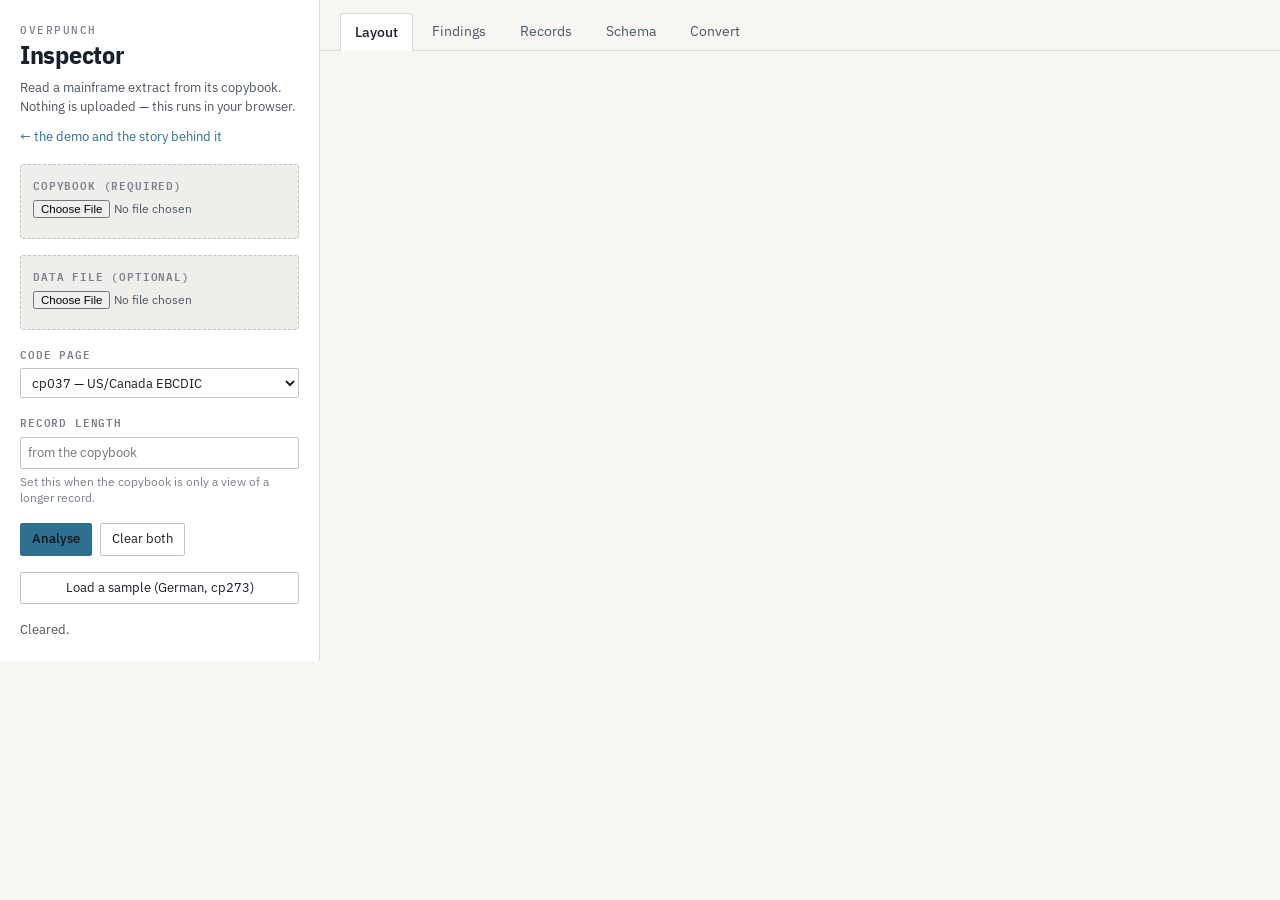
<file: docs/inspect.html>
<!doctype html>
<html lang="en">
<head>
<meta charset="utf-8">
<meta name="viewport" content="width=device-width, initial-scale=1">
<meta name="color-scheme" content="light dark">
<meta name="description" content="Read an IBM mainframe fixed-width extract from its COBOL copybook, entirely in your browser. Nothing is uploaded.">
<title>Inspect a Copybook</title>
<link rel="stylesheet" href="https://fonts.googleapis.com/css2?family=IBM+Plex+Mono:wght@400;500;600&family=IBM+Plex+Sans+Condensed:wght@500;600;700&family=IBM+Plex+Sans:wght@400;500;600&display=swap">
<style>
:root{
  --paper:#F7F6F3; --surface:#FFFFFF; --sunken:#EFEEEA;
  --ink:#17212B; --ink-2:#4A5765; --ink-3:#78838F;
  --rule:#DCDAD4; --rule-2:#C6C4BD;
  --steel:#2F6F8F; --steel-soft:#E4EEF3;
  --oxide:#B3341F; --oxide-soft:#F7E4E0;
  --moss:#3E6B4F; --moss-soft:#E4EDE7;
  --ochre:#9A6B1F; --ochre-soft:#F5EBD9;
  --shadow:0 1px 2px rgba(23,33,43,.06),0 4px 14px rgba(23,33,43,.05);
}
@media (prefers-color-scheme:dark){
  :root:not([data-theme="light"]){
    --paper:#12171C; --surface:#1A2027; --sunken:#141A20;
    --ink:#E6E9EC; --ink-2:#A3AEB9; --ink-3:#77838F;
    --rule:#2A333C; --rule-2:#3A454F;
    --steel:#79B4D0; --steel-soft:#1B2B34;
    --oxide:#E8836C; --oxide-soft:#33201C;
    --moss:#89BC9B; --moss-soft:#1B2922;
    --ochre:#D9AC63; --ochre-soft:#2C2417;
    --shadow:0 1px 2px rgba(0,0,0,.4),0 4px 14px rgba(0,0,0,.3);
  }
}
:root[data-theme="dark"]{
  --paper:#12171C; --surface:#1A2027; --sunken:#141A20;
  --ink:#E6E9EC; --ink-2:#A3AEB9; --ink-3:#77838F;
  --rule:#2A333C; --rule-2:#3A454F;
  --steel:#79B4D0; --steel-soft:#1B2B34;
  --oxide:#E8836C; --oxide-soft:#33201C;
  --moss:#89BC9B; --moss-soft:#1B2922;
  --ochre:#D9AC63; --ochre-soft:#2C2417;
  --shadow:0 1px 2px rgba(0,0,0,.4),0 4px 14px rgba(0,0,0,.3);
}
*{box-sizing:border-box}
body{margin:0;background:var(--paper);color:var(--ink);
  font-family:"IBM Plex Sans",system-ui,-apple-system,sans-serif;font-size:15px;line-height:1.58}
.wrap{max-width:1140px;margin:0 auto;padding:34px 22px 80px}
h1,h2,h3{font-family:"IBM Plex Sans Condensed","IBM Plex Sans",system-ui,sans-serif;
  text-wrap:balance;margin:0;letter-spacing:-.01em}
h1{font-size:clamp(30px,4.4vw,44px);font-weight:700;line-height:1.06}
h2{font-size:21px;font-weight:600;margin-bottom:4px}
h3{font-size:15px;font-weight:600}
.mono{font-family:"IBM Plex Mono",ui-monospace,Menlo,monospace;font-variant-numeric:tabular-nums}
.eyebrow{font-family:"IBM Plex Mono",monospace;font-size:11px;letter-spacing:.14em;
  text-transform:uppercase;color:var(--ink-3);font-weight:500}
header{border-bottom:2px solid var(--ink);padding-bottom:18px;margin-bottom:30px}
.sub{color:var(--ink-2);max-width:66ch;margin-top:10px;font-size:16.5px}
.meta{display:flex;flex-wrap:wrap;gap:6px 20px;margin-top:14px;font-size:12.5px;color:var(--ink-3)}
.meta b{color:var(--ink-2);font-weight:500}
section{margin-top:44px}
.shead{display:flex;align-items:baseline;justify-content:space-between;gap:16px;flex-wrap:wrap;
  border-bottom:1px solid var(--rule);padding-bottom:8px;margin-bottom:18px}
.shead p{margin:0;color:var(--ink-2);font-size:13.5px;max-width:64ch}
p.lede{color:var(--ink-2);max-width:70ch;margin:0 0 16px}

.cards{display:grid;grid-template-columns:repeat(auto-fit,minmax(255px,1fr));gap:14px}
.card{background:var(--surface);border:1px solid var(--rule);border-radius:3px;
  padding:17px 19px;box-shadow:var(--shadow)}
.card .step{font-family:"IBM Plex Mono",monospace;font-size:11px;letter-spacing:.1em;
  text-transform:uppercase;color:var(--steel);font-weight:600;display:block;margin-bottom:7px}
.card p{margin:7px 0 0;font-size:14px;color:var(--ink-2)}
.card.alarm .step{color:var(--oxide)}

.tile{background:var(--surface);border:1px solid var(--rule);border-radius:3px;
  padding:16px 18px;box-shadow:var(--shadow);position:relative;overflow:hidden}
.tile::before{content:"";position:absolute;inset:0 auto 0 0;width:3px;background:var(--rule-2)}
.tile.good::before{background:var(--moss)} .tile.bad::before{background:var(--oxide)}
.tile.warn::before{background:var(--ochre)}
.tile .lab{font-size:11.5px;letter-spacing:.08em;text-transform:uppercase;color:var(--ink-3);
  font-weight:600;font-family:"IBM Plex Mono",monospace}
.tile .val{font-family:"IBM Plex Mono",monospace;font-variant-numeric:tabular-nums;
  font-size:clamp(19px,2.5vw,25px);font-weight:600;margin-top:7px;letter-spacing:-.02em}
.tile.good .val{color:var(--moss)} .tile.bad .val{color:var(--oxide)} .tile.warn .val{color:var(--ochre)}
.tile .note{font-size:12.5px;color:var(--ink-2);margin-top:6px}
.swing{display:grid;grid-template-columns:repeat(auto-fit,minmax(230px,1fr));gap:14px}

.files{display:grid;grid-template-columns:minmax(0,1fr) minmax(0,1fr);gap:16px}
@media(max-width:860px){.files{grid-template-columns:1fr}}
/* On a wide screen the two files stop splitting the column 50/50: the copybook
   takes the width its longest line needs, the hex dump takes the rest, and the
   pair breaks out of the reading column so neither has to scroll. The reading
   column stays narrow for prose. */
@media(min-width:1240px){
  .files{
    grid-template-columns:fit-content(660px) minmax(0,1fr);
    width:min(1560px,calc(100vw - 44px));
    margin-left:calc(548px - min(1560px,calc(100vw - 44px))/2);
  }
  .files .cbook,.files .dump{max-height:520px}
}
.panel{background:var(--surface);border:1px solid var(--rule);border-radius:3px;box-shadow:var(--shadow)}
.bar{display:flex;align-items:center;gap:10px;flex-wrap:wrap;padding:10px 14px;
  border-bottom:1px solid var(--rule);background:var(--sunken)}
.bar .ttl{font-family:"IBM Plex Mono",monospace;font-size:12.5px;font-weight:600}
.bar .sml{font-size:12px;color:var(--ink-3)}
button{font:inherit;font-size:13px;background:var(--surface);color:var(--ink);
  border:1px solid var(--rule-2);border-radius:2px;padding:5px 11px;cursor:pointer}
button:hover{border-color:var(--steel);color:var(--steel)}
button:focus-visible{outline:2px solid var(--steel);outline-offset:2px}
button[aria-pressed="true"]{background:var(--steel);border-color:var(--steel);color:#fff}
:root[data-theme="dark"] button[aria-pressed="true"],
:root:not([data-theme="light"]) button[aria-pressed="true"]{color:#0F1418}
.spacer{flex:1}

.cbook{font-family:"IBM Plex Mono",monospace;font-size:12px;line-height:1.75;
  padding:12px 0;max-height:430px;overflow:auto}
.cbl{display:flex;gap:12px;padding:0 14px;white-space:pre;cursor:default}
.cbl .ln{color:var(--ink-3);opacity:.7;user-select:none;min-width:2ch;text-align:right}
.cbl.pick{cursor:pointer}
.cbl.pick:hover{background:var(--steel-soft)}
.cbl.sel{background:var(--steel-soft);box-shadow:inset 3px 0 0 var(--steel)}
.cbl.cmt{color:var(--ink-3);font-style:italic}
.cbl .tag{margin-left:auto;font-size:10px;letter-spacing:.06em;text-transform:uppercase;
  color:var(--oxide);background:var(--oxide-soft);padding:0 5px;border-radius:2px;align-self:center}

.dump{font-family:"IBM Plex Mono",monospace;font-size:11.5px;line-height:1.65;
  padding:10px 0;max-height:430px;overflow:auto}
.drec{padding:6px 14px 2px;font-size:10.5px;letter-spacing:.08em;text-transform:uppercase;
  color:var(--ink-3);border-top:1px solid var(--rule);margin-top:4px}
.drec:first-child{border-top:0;margin-top:0}
.drow{display:flex;gap:12px;padding:0 14px;white-space:pre}
.drow .off{color:var(--ink-3);opacity:.75}
.drow .hx{letter-spacing:.02em}
.drow .gut{color:var(--steel)}
.drow .gut.bad{color:var(--ink-3);opacity:.55}

.gridwrap{overflow-x:auto;padding:16px 14px 8px}
.ruler{display:grid;grid-template-columns:repeat(24,1fr);gap:2px;min-width:660px;margin-bottom:3px}
.ruler span{font-family:"IBM Plex Mono",monospace;font-size:9.5px;color:var(--ink-3);
  text-align:center;letter-spacing:-.04em}
.bytes{display:grid;grid-template-columns:repeat(24,1fr);gap:2px;min-width:660px}
.by{border:1px solid var(--rule);border-radius:2px;padding:3px 0 2px;text-align:center;
  cursor:pointer;background:var(--surface);transition:transform .08s}
.by:hover{transform:translateY(-2px)}
.by .h{font-family:"IBM Plex Mono",monospace;font-size:9.5px;color:var(--ink-3);display:block;line-height:1.2}
.by .c{font-family:"IBM Plex Mono",monospace;font-size:14px;font-weight:500;display:block;line-height:1.25}
.by.f0{background:var(--sunken)}
.by.sel{border-color:var(--steel);background:var(--steel-soft)}
.by.sign{border-color:var(--oxide);background:var(--oxide-soft)}
.by.sign .c{color:var(--oxide);font-weight:600}
.by.start{border-left:2px solid var(--rule-2)}
.legend{display:flex;gap:16px;flex-wrap:wrap;padding:10px 14px 14px;font-size:12px;color:var(--ink-2)}
.legend i{display:inline-block;width:11px;height:11px;border-radius:2px;vertical-align:-1px;
  margin-right:5px;border:1px solid var(--rule-2)}
.detail{border-top:1px solid var(--rule);padding:16px;display:grid;
  grid-template-columns:minmax(0,1fr) minmax(0,1.2fr);gap:22px}
@media(max-width:720px){.detail{grid-template-columns:1fr}}
.kv{display:grid;grid-template-columns:auto 1fr;gap:5px 14px;font-size:13.5px;align-items:baseline}
.kv dt{color:var(--ink-3);font-size:12px;letter-spacing:.05em;text-transform:uppercase;
  font-family:"IBM Plex Mono",monospace}
.kv dd{margin:0;font-family:"IBM Plex Mono",monospace}
.reads{display:flex;flex-direction:column;gap:8px}
.read{display:flex;align-items:baseline;justify-content:space-between;gap:14px;padding:9px 12px;
  border:1px solid var(--rule);border-radius:2px;background:var(--sunken)}
.read.is-right{border-color:var(--moss);background:var(--moss-soft)}
.read.is-wrong{border-color:var(--oxide);background:var(--oxide-soft)}
.read .how{font-size:12.5px;color:var(--ink-2)}
.read .num{font-family:"IBM Plex Mono",monospace;font-variant-numeric:tabular-nums;
  font-size:16px;font-weight:600;white-space:nowrap}
.read.is-right .num{color:var(--moss)} .read.is-wrong .num{color:var(--oxide)}

.explain{display:grid;grid-template-columns:repeat(auto-fit,minmax(290px,1fr));gap:14px}
.ex{background:var(--surface);border:1px solid var(--rule);border-left-width:3px;
  border-radius:3px;padding:16px 18px;box-shadow:var(--shadow)}
.ex.right{border-left-color:var(--moss)} .ex.wrong{border-left-color:var(--oxide)}
.ex.worse{border-left-color:var(--ochre)}
.ex h3{margin-bottom:3px} .ex.right h3{color:var(--moss)}
.ex.wrong h3{color:var(--oxide)} .ex.worse h3{color:var(--ochre)}
.ex p{margin:8px 0 0;font-size:13.5px;color:var(--ink-2)}
.ex .who{font-size:12.5px;color:var(--ink-3);margin-top:9px;font-style:italic}
pre.code{font-family:"IBM Plex Mono",monospace;font-size:11.5px;line-height:1.6;
  background:var(--sunken);border:1px solid var(--rule);border-radius:2px;
  padding:9px 11px;margin:11px 0 0;overflow-x:auto;color:var(--ink)}
pre.code .cm{color:var(--ink-3)}

.finds{display:flex;flex-direction:column;gap:9px}
.find{background:var(--surface);border:1px solid var(--rule);border-left-width:3px;border-radius:3px;
  padding:12px 15px;box-shadow:var(--shadow)}
.find.critical{border-left-color:var(--oxide)}
.find.warn{border-left-color:var(--ochre)}
.find.info{border-left-color:var(--steel)}
.fhead{display:flex;align-items:center;gap:9px;flex-wrap:wrap}
.chip{font-family:"IBM Plex Mono",monospace;font-size:10.5px;font-weight:600;letter-spacing:.08em;
  text-transform:uppercase;padding:2px 7px;border-radius:2px;border:1px solid currentColor}
.chip.critical{color:var(--oxide);background:var(--oxide-soft)}
.chip.warn{color:var(--ochre);background:var(--ochre-soft)}
.chip.info{color:var(--steel);background:var(--steel-soft)}
.chip.confirmed{color:var(--moss);background:var(--moss-soft)}
.chip.refuted{color:var(--oxide);background:var(--oxide-soft)}
.chip.inert{color:var(--ink-2);background:var(--sunken)}
.chip.untestable{color:var(--ochre);background:var(--ochre-soft)}
.fcode{font-family:"IBM Plex Mono",monospace;font-size:13px;font-weight:600}
.ffield{font-family:"IBM Plex Mono",monospace;font-size:12.5px;color:var(--ink-2)}
.fclaim{margin:7px 0 0;font-size:13.5px;color:var(--ink-2);max-width:74ch}
.fev{margin-top:7px;font-family:"IBM Plex Mono",monospace;font-size:12px;color:var(--ink-3)}
.fimp{margin-top:6px;font-family:"IBM Plex Mono",monospace;font-size:12.5px;color:var(--ink);
  background:var(--sunken);padding:6px 9px;border-radius:2px;overflow-x:auto;white-space:nowrap}
.adj{background:var(--surface);border:1px solid var(--rule);border-radius:3px;padding:12px 15px;
  box-shadow:var(--shadow);display:grid;grid-template-columns:minmax(0,1fr) minmax(0,1fr);gap:4px 22px}
@media(max-width:720px){.adj{grid-template-columns:1fr}}
.adj .ahead{grid-column:1/-1;display:flex;align-items:center;gap:9px;flex-wrap:wrap;margin-bottom:5px}
.side{font-size:13px}
.side .slab{font-family:"IBM Plex Mono",monospace;font-size:10.5px;letter-spacing:.08em;
  text-transform:uppercase;color:var(--ink-3);display:block;margin-bottom:2px}
.side.said{color:var(--ink-2)}
.side.meas{color:var(--ink);font-family:"IBM Plex Mono",monospace;font-size:12px}
.grp{display:flex;flex-direction:column;gap:9px}
.vocab{display:grid;grid-template-columns:repeat(auto-fit,minmax(250px,1fr));gap:11px}
.vc{border:1px solid var(--rule);border-radius:3px;padding:11px 14px;background:var(--surface)}
.vc dt{font-family:"IBM Plex Mono",monospace;font-size:12.5px;font-weight:600;color:var(--steel)}
.vc dd{margin:4px 0 0;font-size:13px;color:var(--ink-2)}
.foot{margin-top:46px;padding-top:16px;border-top:1px solid var(--rule);font-size:12.5px;
  color:var(--ink-3);max-width:78ch}
.foot code{font-family:"IBM Plex Mono",monospace;background:var(--sunken);padding:1px 5px;
  border-radius:2px;color:var(--ink-2)}
.extract{display:grid;grid-template-columns:minmax(0,330px) minmax(0,1fr);gap:16px}
@media(max-width:860px){.extract{grid-template-columns:1fr}}
.decisions{display:flex;flex-direction:column;gap:12px}
.dec{background:var(--surface);border:1px solid var(--rule);border-left:3px solid var(--ochre);
  border-radius:3px;padding:13px 15px;box-shadow:var(--shadow)}
.dec.answered{border-left-color:var(--moss)}
.dec .dk{font-family:"IBM Plex Mono",monospace;font-size:10.5px;letter-spacing:.08em;
  text-transform:uppercase;color:var(--ochre);font-weight:600}
.dec.answered .dk{color:var(--moss)}
.dec .dq{font-size:13px;color:var(--ink-2);margin:6px 0 9px}
select{font:inherit;font-size:12.5px;font-family:"IBM Plex Mono",monospace;width:100%;
  background:var(--surface);color:var(--ink);border:1px solid var(--rule-2);
  border-radius:2px;padding:5px 7px}
select:focus-visible{outline:2px solid var(--steel);outline-offset:1px}
.policy{background:var(--sunken);border:1px solid var(--rule);border-radius:3px;padding:12px 15px}
.policy .dk{font-family:"IBM Plex Mono",monospace;font-size:10.5px;letter-spacing:.08em;
  text-transform:uppercase;color:var(--ink-3);font-weight:600;display:block;margin-bottom:8px}
.opts{display:flex;gap:7px;flex-wrap:wrap}
.outpane{background:var(--surface);border:1px solid var(--rule);border-radius:3px;
  box-shadow:var(--shadow);display:flex;flex-direction:column;min-height:340px}
.tabs{display:flex;gap:6px;flex-wrap:wrap;padding:10px 13px;border-bottom:1px solid var(--rule);
  background:var(--sunken);align-items:center}
pre.out{margin:0;padding:14px 16px;font-family:"IBM Plex Mono",monospace;font-size:11.5px;
  line-height:1.6;overflow:auto;flex:1;max-height:460px;color:var(--ink);white-space:pre}
pre.out.refused{color:var(--oxide);background:var(--oxide-soft)}
.outnote{padding:9px 16px;border-top:1px solid var(--rule);font-size:12.5px;color:var(--ink-2)}
.uploader{background:var(--surface);border:1px solid var(--rule);border-radius:3px;
  box-shadow:var(--shadow);padding:18px}
.privacy{display:flex;gap:11px;align-items:flex-start;background:var(--moss-soft);
  border:1px solid var(--moss);border-radius:3px;padding:12px 15px;margin-bottom:16px}
.privacy .pk{font-family:"IBM Plex Mono",monospace;font-size:11px;letter-spacing:.09em;
  text-transform:uppercase;color:var(--moss);font-weight:600;white-space:nowrap}
.privacy p{margin:0;font-size:13.5px;color:var(--ink-2)}
.drops{display:grid;grid-template-columns:repeat(auto-fit,minmax(220px,1fr));gap:12px}
.drop{border:1px dashed var(--rule-2);border-radius:3px;padding:14px;background:var(--sunken)}
.drop.filled{border-style:solid;border-color:var(--steel);background:var(--steel-soft)}
.drop label{display:block;font-family:"IBM Plex Mono",monospace;font-size:11px;
  letter-spacing:.08em;text-transform:uppercase;color:var(--ink-3);font-weight:600;
  margin-bottom:7px}
.drop input[type=file]{font:inherit;font-size:12px;width:100%;color:var(--ink-2)}
.drop .fname{font-family:"IBM Plex Mono",monospace;font-size:12px;color:var(--steel);
  margin-top:7px;word-break:break-all}
.runrow{display:flex;gap:11px;align-items:center;flex-wrap:wrap;margin-top:14px}
.result{margin-top:16px;border-top:1px solid var(--rule);padding-top:16px}
.rmsg{font-size:13.5px;color:var(--ink-2)}
.rmsg.bad{color:var(--oxide)}
table.layout{border-collapse:collapse;width:100%;font-family:"IBM Plex Mono",monospace;
  font-size:11.5px;margin-top:10px}
table.layout th{text-align:left;font-weight:600;color:var(--ink-3);font-size:10.5px;
  letter-spacing:.07em;text-transform:uppercase;border-bottom:1px solid var(--rule);
  padding:5px 9px 5px 0}
table.layout td{padding:3px 9px 3px 0;border-bottom:1px solid var(--rule);
  font-variant-numeric:tabular-nums}
table.layout td.n{text-align:right}
.scroller{max-height:300px;overflow:auto}
.dec .hint{font-size:12px;color:var(--ink-3);margin-top:7px;line-height:1.5}

.clearone{margin-top:8px;font-size:11.5px;padding:3px 8px;
  border-color:var(--rule);color:var(--ink-3)}
.clearone:hover{border-color:var(--oxide);color:var(--oxide)}
.drop.filled .fname{font-weight:500}
.stale{border-color:var(--ochre)!important;background:var(--ochre-soft)!important}
.stale .fname{color:var(--ochre)}
.visionwrap{display:grid;grid-template-columns:minmax(0,420px) minmax(0,1fr);gap:20px;
  align-items:start}
@media(max-width:900px){.visionwrap{grid-template-columns:1fr}}
.scanfig{margin:0}
.scanfig img{width:100%;border:1px solid var(--rule-2);border-radius:3px;
  box-shadow:var(--shadow);display:block;background:#fff}
.scanfig figcaption{font-size:12.5px;color:var(--ink-3);margin-top:9px;line-height:1.5}
.vcheck{display:flex;gap:10px;align-items:baseline;font-size:13px;padding:3px 0}
.vcheck .vm{font-family:"IBM Plex Mono",monospace;font-size:10.5px;font-weight:600;
  letter-spacing:.07em;padding:1px 6px;border-radius:2px;border:1px solid currentColor}
.vcheck.ok .vm{color:var(--moss);background:var(--moss-soft)}
.vcheck.no .vm{color:var(--oxide);background:var(--oxide-soft)}
.vcheck .vn{flex:1}
.vcheck .vd{font-family:"IBM Plex Mono",monospace;font-size:11.5px;color:var(--ink-3)}
.vverdict{margin-top:9px;padding-top:9px;border-top:1px solid var(--rule);font-size:13px}
.vverdict.ok{color:var(--moss)} .vverdict.no{color:var(--oxide)}
@media(prefers-reduced-motion:reduce){*{transition:none!important;animation:none!important}}
.tool{display:grid;grid-template-columns:320px minmax(0,1fr);min-height:100vh;
  max-width:none;margin:0}
@media(max-width:820px){.tool{grid-template-columns:1fr}}
.side{border-right:1px solid var(--rule);background:var(--surface);
  padding:22px 20px;display:flex;flex-direction:column;gap:16px;
  position:sticky;top:0;align-self:start;max-height:100vh;overflow:auto}
.side h1{font-size:26px;margin:2px 0 0}
.side .brand p{font-size:13px;color:var(--ink-2);margin:9px 0 0;line-height:1.5}
.side .back{display:inline-block;margin-top:10px;font-size:12.5px;color:var(--steel);
  text-decoration:none;border-bottom:1px solid transparent}
.side .back:hover{border-bottom-color:var(--steel)}
.side .drop{border:1px dashed var(--rule-2);border-radius:3px;padding:12px;
  background:var(--sunken)}
.side .drop.filled{border-style:solid;border-color:var(--steel);background:var(--steel-soft)}
.side .drop.stale{border-color:var(--ochre);background:var(--ochre-soft)}
.side label{display:block;font-family:"IBM Plex Mono",monospace;font-size:10.5px;
  letter-spacing:.08em;text-transform:uppercase;color:var(--ink-3);font-weight:600;
  margin-bottom:6px}
.side input[type=file]{font:inherit;font-size:11.5px;width:100%;color:var(--ink-2)}
.side input[type=number],.side select{font:inherit;font-size:12.5px;width:100%;
  padding:5px 7px;border:1px solid var(--rule-2);border-radius:2px;
  background:var(--surface);color:var(--ink)}
.side .fname{font-family:"IBM Plex Mono",monospace;font-size:11.5px;color:var(--steel);
  margin-top:6px;word-break:break-all}
.side .hint{font-size:11.5px;color:var(--ink-3);margin-top:5px;line-height:1.45}
.acts{display:flex;gap:8px}
button.primary{background:var(--steel);border-color:var(--steel);color:#fff;font-weight:500}
:root[data-theme="dark"] button.primary,
:root:not([data-theme="light"]) button.primary{color:#0F1418}
button.wide{width:100%}
.rmsg{font-size:12.5px;color:var(--ink-2);line-height:1.5}
.rmsg.bad{color:var(--oxide)}

.pane{display:flex;flex-direction:column;min-width:0}
.pane .tabs{display:flex;gap:4px;padding:12px 20px 0;border-bottom:1px solid var(--rule);
  background:var(--paper);position:sticky;top:0;z-index:2}
.pane .tabs button{border:1px solid transparent;border-bottom:none;border-radius:3px 3px 0 0;
  padding:8px 14px;background:transparent;color:var(--ink-2);font-size:13.5px}
.pane .tabs button[aria-pressed="true"]{background:var(--surface);color:var(--ink);
  border-color:var(--rule);margin-bottom:-1px;font-weight:500}
.badge{display:inline-block;margin-left:7px;font-family:"IBM Plex Mono",monospace;
  font-size:10.5px;padding:1px 6px;border-radius:9px;background:var(--sunken);
  color:var(--ink-3)}
.badge.crit{background:var(--oxide-soft);color:var(--oxide)}
.badge:empty{display:none}
.body{padding:20px;overflow:auto;flex:1}
.empty{color:var(--ink-3);font-size:14px;max-width:60ch;line-height:1.6}
table.rec{border-collapse:collapse;font-family:"IBM Plex Mono",monospace;font-size:11.5px}
table.rec th{position:sticky;top:0;background:var(--paper);text-align:left;
  font-size:10.5px;letter-spacing:.06em;text-transform:uppercase;color:var(--ink-3);
  padding:6px 10px 6px 0;border-bottom:1px solid var(--rule);white-space:nowrap}
table.rec td{padding:3px 10px 3px 0;border-bottom:1px solid var(--rule);
  white-space:nowrap;font-variant-numeric:tabular-nums}
table.rec td.n{text-align:right}

.sampled{background:var(--steel-soft);border:1px solid var(--steel);border-radius:3px;
  padding:11px 14px;margin-bottom:14px;font-size:13.5px;color:var(--ink-2);line-height:1.55}
.sampled b{color:var(--ink)}
.cmd{background:var(--sunken);border:1px solid var(--rule);border-radius:3px;
  padding:15px 17px;font-family:"IBM Plex Mono",monospace;font-size:12.5px;
  line-height:1.75;white-space:pre-wrap;word-break:break-word;color:var(--ink);margin:0}
.step{display:grid;grid-template-columns:26px minmax(0,1fr);gap:12px;margin:0 0 14px}
.step .num{font-family:"IBM Plex Mono",monospace;font-size:11px;font-weight:600;
  color:#fff;background:var(--steel);border-radius:50%;width:22px;height:22px;
  display:flex;align-items:center;justify-content:center}
:root[data-theme="dark"] .step .num,
:root:not([data-theme="light"]) .step .num{color:#0F1418}
.step.done .num{background:var(--moss)}
.step h4{margin:0;font-size:14.5px;font-family:"IBM Plex Sans",sans-serif;font-weight:600}
.step p{margin:3px 0 0;font-size:13.5px;color:var(--ink-2);line-height:1.55}
</style>
<style>
html{-webkit-text-size-adjust:100%}
body{margin:0}
img{max-width:100%}
[hidden]{display:none!important}
</style>
</head>
<body>
<div class="tool">
  <aside class="side">
    <div class="brand">
      <div class="eyebrow">overpunch</div>
      <h1>Inspector</h1>
      <p>Read a mainframe extract from its copybook. Nothing is uploaded —
      this runs in your browser.</p>
      <a class="back" href="./">← the demo and the story behind it</a>
    </div>

    <div class="drop" id="drop-cpy">
      <label for="in-cpy">Copybook (required)</label>
      <input type="file" id="in-cpy" accept=".cpy,.cbl,.cob,.txt,text/plain">
      <div class="fname" id="name-cpy"></div>
      <button class="clearone" id="clear-cpy" hidden>remove</button>
    </div>

    <div class="drop" id="drop-dat">
      <label for="in-dat">Data file (optional)</label>
      <input type="file" id="in-dat">
      <div class="fname" id="name-dat"></div>
      <button class="clearone" id="clear-dat" hidden>remove</button>
    </div>

    <div class="opt">
      <label for="in-enc">Code page</label>
      <select id="in-enc">
        <option value="cp037">cp037 — US/Canada EBCDIC</option>
        <option value="cp500">cp500 — International EBCDIC</option>
        <option value="cp273">cp273 — German/Austrian</option>
        <option value="cp1026">cp1026 — Turkish</option>
        <option value="cp1140">cp1140 — cp037 with euro</option>
        <option value="latin1">latin-1 — plain ASCII/ANSI</option>
      </select>
    </div>

    <div class="opt">
      <label for="in-reclen">Record length</label>
      <input type="number" id="in-reclen" min="1" placeholder="from the copybook">
      <div class="hint">Set this when the copybook is only a view of a longer
      record.</div>
    </div>

    <div class="opt" id="recordpick" hidden>
      <label for="in-record">Record</label>
      <select id="in-record"></select>
      <div class="hint">This copybook declares more than one.</div>
    </div>

    <div class="acts">
      <button id="run-analyze" class="primary">Analyse</button>
      <button id="run-clear">Clear both</button>
    </div>
    <button id="run-sample" class="wide">Load a sample (German, cp273)</button>
    <div class="rmsg" id="run-msg"></div>
  </aside>

  <main class="pane">
    <div class="tabs" id="tabs">
      <button data-tab="layout" aria-pressed="true">Layout<span class="badge" id="b-layout"></span></button>
      <button data-tab="findings" aria-pressed="false">Findings<span class="badge" id="b-findings"></span></button>
      <button data-tab="records" aria-pressed="false">Records<span class="badge" id="b-records"></span></button>
      <button data-tab="schema" aria-pressed="false">Schema</button>
      <button data-tab="convert" aria-pressed="false">Convert<span class="badge" id="b-convert"></span></button>
    </div>
    <div class="body">
      <div id="tab-layout"></div>
      <div id="tab-findings" hidden></div>
      <div id="tab-records" hidden></div>
      <div id="tab-schema" hidden></div>
      <div id="tab-convert" hidden></div>
    </div>
  </main>
</div>

<script>
/* A COBOL copybook parser in the browser.

   Written so the page can analyse YOUR files without them going anywhere. The
   data this tool exists for - benefit records, tax extracts, card transactions -
   is exactly the data nobody may upload to a website, so the analysis has to
   come to the bytes rather than the other way round. Nothing here touches the
   network.

   Deliberately a second implementation of src/overpunch/copybook.py rather than
   a port of it: page/verify_js.js compares the two across every copybook in the
   repository, and disagreement is how the Python decoder's digit-dropping bug
   was found in the first place. */
var COBOL = (function(){
"use strict";

var USAGES = {
  "COMP":"COMP","COMPUTATIONAL":"COMP","COMP-4":"COMP","COMPUTATIONAL-4":"COMP",
  "BINARY":"COMP","COMP-3":"COMP-3","COMPUTATIONAL-3":"COMP-3",
  "PACKED-DECIMAL":"COMP-3","COMP-1":"COMP-1","COMPUTATIONAL-1":"COMP-1",
  "COMP-2":"COMP-2","COMPUTATIONAL-2":"COMP-2",
  /* COMP-5 / COMP-X were not recognised at all and fell through to DISPLAY,
     sizing PIC S9(04) COMP-5 as 4 bytes instead of 2 - which shifts every
     field after it and changes the record length. */
  "COMP-5":"COMP-5","COMPUTATIONAL-5":"COMP-5",
  "COMP-X":"COMP-5","COMPUTATIONAL-X":"COMP-5"
};

// Compiler-directing statements: they control the listing, carry no period, and
// left in place they merge with the next line and swallow the field after it.
var DIRECTIVES = {SKIP1:1, SKIP2:1, SKIP3:1, EJECT:1, TITLE:1};

/* The sequence area is columns 1-6 whatever it contains: `000100` and `00001 `
   are both ordinary. Insisting on six digits made every comment parse as a
   statement and produced a zero-byte record with no error. A level number
   cannot be four to six leading digits, so this cannot misfire on free format. */
function detectFormat(text){
  var sequenced = 0, meaningful = 0;
  text.split(/\r?\n/).forEach(function(raw){
    var line = raw.replace(/[\r\n]+$/,"");
    if(!line.trim()) return;
    meaningful++;
    if(/^\d{4,6}[\s\-*\/]/.test(line)) sequenced++;
  });
  if(!meaningful) return "free";
  return sequenced >= meaningful * 0.5 ? "fixed" : "free";
}

function stripLine(line, fmt){
  line = line.replace(/[\r\n]+$/,"");
  if(fmt === "fixed"){
    if(line.length > 72) line = line.slice(0,72);
    if(line.length > 6 && (line.charAt(6) === "*" || line.charAt(6) === "/")) return "";
    if(line.replace(/^\s+/,"").charAt(0) === "*") return "";
    if(line.length <= 6) return "";
    line = "      " + line.slice(6);
  } else if(line.replace(/^\s+/,"").charAt(0) === "*") return "";
  var body = line.trim();
  if(body){
    var first = body.split(/\s+/)[0].replace(/\.$/,"").toUpperCase();
    if(DIRECTIVES[first]) return "";
  }
  return line;
}

/* A period ends a statement only when a space or the line end follows it.
   Splitting on every period breaks `VALUE -9999999.99.` at the decimal point. */
function terminator(text){
  var quote = null;
  for(var i = 0; i < text.length; i++){
    var ch = text.charAt(i);
    if(quote){ if(ch === quote) quote = null; continue; }
    if(ch === "'" || ch === '"') quote = ch;
    else if(ch === "." && (i + 1 === text.length || /\s/.test(text.charAt(i+1))))
      return i;
  }
  return -1;
}

function checkTruncation(text){
  var lines = text.split(/\r?\n/);
  for(var i=0;i<lines.length;i++){
    var l = lines[i].replace(/[\r\n]+$/,"");
    if(l.length <= 72 || !/^\d{6}/.test(l)) continue;
    var kept = l.slice(6,72), tail = l.slice(72);
    if(tail.indexOf(".") >= 0 && kept.indexOf(".") < 0)
      throw new Error("line "+(i+1)+" runs past column 72 and its terminating "+
        "period falls in the discarded identification area, so the statement "+
        "never ends and merges with the next one. Shorten the line.");
  }
}

function statements(text, fmt){
  fmt = fmt || detectFormat(text);
  var out=[], buf=[];
  text.split(/\r?\n/).forEach(function(raw){
    var line = stripLine(raw, fmt);
    if(!line.trim()) return;
    buf.push(line.trim());
    var joined = buf.join(" ");
    for(;;){
      var cut = terminator(joined);
      if(cut < 0) break;
      var head = joined.slice(0,cut);
      joined = joined.slice(cut+1);
      if(head.trim()) out.push(head.trim());
    }
    buf = joined.trim() ? [joined] : [];
  });
  if(buf.length && buf.join(" ").trim()) out.push(buf.join(" ").trim());
  return out;
}

function parsePicture(pic){
  var src = pic.toUpperCase().replace(/\s+/g,"");
  var signed = src.charAt(0) === "S";
  if(signed) src = src.slice(1);
  var expanded="", i=0;
  while(i < src.length){
    var ch = src.charAt(i);
    var m = /^\((\d+)\)/.exec(src.slice(i+1));
    if(m){ expanded += new Array(parseInt(m[1],10)+1).join(ch); i += 1 + m[0].length; }
    else { expanded += ch; i += 1; }
  }
  function count(s,c){ return (s.match(new RegExp(c,"g"))||[]).length; }
  if(expanded.indexOf("9") >= 0){
    var v = expanded.indexOf("V");
    var before = v<0 ? expanded : expanded.slice(0,v);
    var after  = v<0 ? ""       : expanded.slice(v+1);
    return {raw:pic, numeric:true, digits:count(before,"9")+count(after,"9"),
            scale:v<0?0:count(after,"9"), signed:signed, chars:0};
  }
  return {raw:pic, numeric:false, digits:0, scale:0, signed:false,
          chars:(expanded.match(/[XA9]/g)||[]).length};
}

function tokens(stmt){ return stmt.match(/'[^']*'|"[^"]*"|\S+/g) || []; }

function elementarySize(f){
  if(f.usage === "COMP-1") return 4;
  if(f.usage === "COMP-2") return 8;
  var p = f.pic;
  if(!p) return 0;
  if(!p.numeric) return p.chars;
  if(f.usage === "COMP-3") return Math.floor(p.digits/2) + 1;
  if(f.usage === "COMP" || f.usage === "COMP-5")
    return p.digits<=4 ? 2 : (p.digits<=9 ? 4 : 8);
  return p.digits + ((p.signed && f.signSeparate) ? 1 : 0);
}

function size(f){
  if(!f.children.length) return elementarySize(f);
  var total = 0;
  f.children.forEach(function(c){
    // a REDEFINES shares bytes only with a field that is HERE; one naming a
    // record from another copybook has nothing to share with, and IS the record
    if(c.redefines && !c.redefinesExternal) return;
    total += size(c) * c.occurs;
  });
  return total;
}

function parse(text){ return parseRecords(text)[0]; }

/* An 01 is a record boundary, not a continuation. A copybook may declare
   several records - 72 of 885 in one real library do, one of them 24. */
function parseRecords(text){
  checkTruncation(text);
  var fmt = detectFormat(text), fragment = false;
  var roots=[], root=null, stack=[], lastElem=null;
  statements(text, fmt).forEach(function(stmt){
    var tok = tokens(stmt);
    if(!tok.length || !/^\d+$/.test(tok[0])) return;
    var level = parseInt(tok[0],10), rest = tok.slice(1);

    if(level === 88){
      if(!lastElem) return;
      var nm = rest[0] || "FILLER";
      // THRU makes a RANGE. Flattening it to its endpoints invents two discrete
      // values that were never declared, and makes `VALUE 1 THRU 5` collide with
      // `VALUE 1` - which is ordinary COBOL, not an ambiguity.
      var words = rest.slice(1).filter(function(t){
        return ["VALUE","VALUES","IS","ARE"].indexOf(t.toUpperCase()) < 0; });
      var vals = [], ranges = [], i = 0;
      while(i < words.length){
        var up = words[i].toUpperCase();
        if(up === "THRU" || up === "THROUGH"){
          if(vals.length && i + 1 < words.length){
            ranges.push([vals.pop(), words[i+1].replace(/^['"]|['"]$/g,"")]);
            i += 2; continue;
          }
          i += 1; continue;
        }
        vals.push(words[i].replace(/^['"]|['"]$/g,""));
        i += 1;
      }
      lastElem.conditions[nm] = lastElem.conditions[nm] || [];
      if(vals.length) lastElem.conditions[nm].push.apply(lastElem.conditions[nm], vals);
      if(ranges.length){
        lastElem.conditionRanges = lastElem.conditionRanges || {};
        lastElem.conditionRanges[nm] = (lastElem.conditionRanges[nm] || []).concat(ranges);
      }
      return;
    }
    if(level === 66) return;

    var name="FILLER", idx=0;
    if(rest.length && ["PIC","PICTURE","REDEFINES","OCCURS"].indexOf(rest[0].toUpperCase())<0){
      name = rest[0]; idx = 1;
    }
    var f = {level:level, name:name, pic:null, usage:"DISPLAY", occurs:1,
             occursDependingOn:null, redefines:null, signSeparate:false,
             signLeading:false, conditions:{}, children:[], offset:0, parent:null};

    while(idx < rest.length){
      var w = rest[idx].toUpperCase();
      if(w === "PIC" || w === "PICTURE"){
        idx++; if(idx<rest.length && rest[idx].toUpperCase()==="IS") idx++;
        f.pic = parsePicture(rest[idx]);
      } else if(w === "REDEFINES"){ idx++; f.redefines = rest[idx]; }
      else if(w === "OCCURS"){
        idx++; f.occurs = parseInt(rest[idx],10);
        if(idx+2 < rest.length && rest[idx+1].toUpperCase()==="TO"){
          f.occurs = parseInt(rest[idx+2],10); idx += 2;
        }
        for(var j=idx;j<rest.length-1;j++){
          if(rest[j].toUpperCase()==="ON"){ f.occursDependingOn = rest[j+1]; break; }
        }
      }
      else if(w === "SIGN"){
        var tail = rest.slice(idx).map(function(t){return t.toUpperCase();});
        if(tail.indexOf("LEADING")>=0) f.signLeading = true;
        if(tail.indexOf("SEPARATE")>=0) f.signSeparate = true;
      }
      else if(w === "SEPARATE") f.signSeparate = true;
      else if(w === "LEADING") f.signLeading = true;
      else if(USAGES[w]) f.usage = USAGES[w];
      idx++;
    }

    if(level === 1){
      root = f; roots.push(f); stack = [f];
      if(f.pic) lastElem = f;
      return;
    }
    if(root === null){
      // a fragment: fields meant to be COPY'd into a record declared elsewhere
      fragment = true;
      root = {level:0, name:"<fragment>", pic:null, usage:"DISPLAY", occurs:1,
              occursDependingOn:null, redefines:null, redefinesExternal:false,
              signSeparate:false, signLeading:false, conditions:{},
              conditionRanges:{}, children:[], offset:0, parent:null};
      roots.push(root);
      stack = [root];
      root.children.push(f); stack.push(f);
      if(f.pic) lastElem = f;
      return;
    } else {
      while(stack.length && stack[stack.length-1].level >= level) stack.pop();
      if(!stack.length) throw new Error("orphaned level "+level+" field "+name);
      stack[stack.length-1].children.push(f);
      stack.push(f);
    }
    if(f.pic) lastElem = f;
  });
  if(!roots.length) throw new Error("no record definition found: no 01 level "+
    "and no fields to make a record from");

  function finish(root){
  function find(node, want){
    if(node.name.toUpperCase() === want.toUpperCase()) return node;
    for(var i=0;i<node.children.length;i++){
      var hit = find(node.children[i], want); if(hit) return hit;
    }
    return null;
  }
  (function markExternal(f){
    if(f.redefines) f.redefinesExternal = find(root, f.redefines) === null;
    f.children.forEach(markExternal);
  })(root);

  // lay out ONE occurrence and return where it ends; the caller multiplies.
  // Returning size*occurs here multiplied it twice for an elementary field with
  // OCCURS - PIC X(40) OCCURS 5 advanced 1000 bytes instead of 200.
  function walk(f, base){
    f.offset = base;
    if(!f.children.length) return base + size(f);
    var cursor = base;
    f.children.forEach(function(c){
      c.parent = f;
      if(c.redefines && !c.redefinesExternal){
        var t = find(root, c.redefines);
        walk(c, t ? t.offset : cursor);
        return;
      }
      var end = walk(c, cursor);
      cursor = cursor + (end - cursor) * c.occurs;
    });
    return cursor;
  }
  walk(root, 0);

  var leaves = [];
  (function rec(f){
    if(f.children.length) f.children.forEach(rec);
    else if(f.pic || f.usage === "COMP-1" || f.usage === "COMP-2") leaves.push(f);
  })(root);

  var recordLen = size(root);
  var reach = leaves.reduce(function(m,f){
    return Math.max(m, f.offset + size(f)*f.occurs); }, 0);
  if(reach > recordLen)
    throw new Error("field offsets reach byte "+reach+" but the record is "+
                    recordLen+" bytes; the layout disagrees with itself");

  return {root:root, recordLen:recordLen, fields:leaves,
          isFragment:fragment && root.level === 0,
          find:function(n){return find(root,n);}, size:size};
  }

  return roots.map(finish);
}

return {parse: parse, parseRecords: parseRecords,
        parsePicture: parsePicture, statements: statements,
        elementarySize: elementarySize, size: size,
        detectFormat: detectFormat, terminator: terminator};
})();
</script>
<script>
/* The same finding rules as src/overpunch/findings.py, running in the browser.

   Kept as an independent implementation on purpose. page/verify_js.js runs both
   over the same files and requires the finding sets to match; two implementations
   disagreeing is the cheapest bug detector this project has. */
var SCAN = (function(){
"use strict";

var CP037 = null;                       // injected: 256-char decode table
var POS = "{ABCDEFGHI", NEG = "}JKLMNOPQR";

/* Only these can be a sign. A low-value byte, a space or any other junk in the
   final position means the field is UNSET, not negative. Treating every
   non-digit as a sign reported each empty one-digit indicator as a copybook
   error - and this was fixed in the Python and not here, so the two disagreed
   on a real file until a reference case was added that ends a numeric field in
   a low-value byte. */
var SIGN_CHARS = {};
"{ABCDEFGHI}JKLMNOPQR+-".split("").forEach(function(c){ SIGN_CHARS[c] = true; });

/* ...and these are how a mainframe says "no value". Trailing spaces are
   ordinary in a numeric field, so the unknown-byte rule has to exempt them. */
var PADDING = {"\u0000": true, " ": true, "\u00ff": true};

function setTable(t){ CP037 = t; }

function text(bytes, off, len){
  var o = "";
  for(var i = off; i < off + len; i++) o += CP037[bytes[i]];
  return o;
}
function splitSign(t){
  if(!t.length) return {d:"", s:1};
  var last = t.charAt(t.length-1), i;
  if(last === "-" || last === "+") return {d:t.slice(0,-1), s:last==="-"?-1:1};
  i = NEG.indexOf(last); if(i>=0) return {d:t.slice(0,-1)+i, s:-1};
  i = POS.indexOf(last); if(i>=0) return {d:t.slice(0,-1)+i, s:1};
  return {d:t, s:1};
}
/* Two of these, deliberately. Arithmetic needs a "0" when a field holds no
   digits at all; the STATISTICS must not, because a field of undecodable bytes
   is unreadable, not zero. Sharing the fallback made every record of an
   ASCII-native file read as EBCDIC count as all-zero, and the browser reported
   NEVER_POPULATED on a column that is populated in all 60 records while the
   Python said nothing. Found by adding that file to the cross-check corpus. */
function digitsRaw(s){ return s.replace(/[^0-9]/g,""); }
function digitsOf(s){ return digitsRaw(s) || "0"; }

/* Low-values and spaces are how a mainframe says "no value". str.trim() does
   not remove 0x00, so a column left entirely unset looked populated. */
function isUnset(t){
  if(!t.length) return true;
  for(var i = 0; i < t.length; i++){
    var c = t.charAt(i);
    if(c !== "\u0000" && c !== " " && c !== "\u00ff") return false;
  }
  return true;
}

/* The sign is in the ZONE NIBBLE of the last byte - 0xC_ positive, 0xD_
   negative - which every EBCDIC page shares. The character it decodes to does
   not: 0xD0 is '}' in cp037, 'ü' in cp273, 'ğ' in cp1026. Reading the sign from
   text works on US data and silently loses German negatives. */
/* COMP-3: two digits per byte, sign in the low nibble of the last one. The
   scanner used to check only that the nibbles were valid and never read the
   value, so scaled packed money reported a total of zero. */
/* Returns null when the bytes are not packed decimal. String(hi) on a nibble
   above 9 emits "10".."15" straight into the digit string, so three junk bytes
   produced 1,515,151,515 - a confident number out of bytes that are not a
   number. The scanner validates before calling this; the rendered table did
   not, so the page showed it. */
function decodePacked(bytes, off, len, scale){
  var digits = "", sign = 1;
  for(var i = 0; i < len; i++){
    var b = bytes[off + i], hi = b >> 4, lo = b & 15;
    if(hi > 9) return null;
    digits += String(hi);
    if(i === len - 1){
      if(lo < 0x0A) return null;             // a digit where the sign must be
      sign = (lo === 0x0B || lo === 0x0D) ? -1 : 1;
    } else {
      if(lo > 9) return null;
      digits += String(lo);
    }
  }
  var v = parseInt(digits || "0", 10) * sign;
  return scale ? v / Math.pow(10, scale) : v;
}

function zoneSign(byte){
  var zone = byte >> 4, digit = byte & 15;
  if((zone === 0x0C || zone === 0x0D) && digit <= 9)
    return {s: zone === 0x0D ? -1 : 1, d: String(digit)};
  return null;
}

/* Micro Focus, ACUCOBOL and the other PC COBOLs never translate from EBCDIC:
   they write ASCII digits and fold the sign in by setting 0x40 in the zone, so
   -123.45 ends in 0x75 ('u'). That is a THIRD convention, not a variant of the
   mainframe's 0xD5 nor of the '}' a translated file leaves behind, and only the
   code page says which is in play - hence isAsciiPage rather than trying it
   opportunistically, which on EBCDIC data would invent negatives.

   The positive form is a plain digit and so indistinguishable from an unsigned
   field: it is used for the VALUE, but only the negative form is counted as a
   sign byte, or every ASCII numeric column would report as signed. */
function isAsciiPage(){ return CP037 && CP037.charAt(0x30) === "0"; }

/* Four or eight bytes of floating point are either IBM hexadecimal float or
   IEEE 754, and nothing in the bytes says which. The wrong reading does not
   fail - 161,916.39 written as IEEE and read as hex float comes back as
   505,354,496.00 - so the column has to settle it.

   IBM HFP keeps its fraction normalised, so the leading hex digit (high nibble
   of byte 1) is never zero for a non-zero value. In IEEE that nibble is the
   bottom of the exponent and the top of the mantissa, and it is zero 4.35% of
   the time for binary32 and 26.15% for binary64. One such value refutes hex
   float outright.

   The absence of one only means something if it COULD have appeared: a column
   whose values all sit inside one binade shares a single exponent byte, and
   then neither format produces one. Hence the spread gate. */
var FLOAT_SAMPLE_FLOOR = 67, FLOAT_EXPONENT_SPREAD = 2, FLOAT_BYTEORDER_RATIO = 2,
    BYTEORDER_SPREAD = 8;

/* Which end holds the high-order bytes, from how much each end varies. The
   high-order end of a real column takes FEW distinct byte values because
   magnitudes cluster; the low-order end takes many. The wide end has to
   actually be wide, or four records can "prove" anything. */
function byteorderFromEntropy(head, tail){
  if(Math.max(head, tail) < BYTEORDER_SPREAD) return null;
  if(tail * FLOAT_BYTEORDER_RATIO <= head) return "little";
  if(head * FLOAT_BYTEORDER_RATIO <= tail) return "big";
  return null;
}

/* Byte order is a SECOND unknown. In IEEE the sign and exponent sit at one end
   and the low mantissa bits at the other; business magnitudes cluster, so the
   exponent end takes few distinct byte values and the mantissa end takes many.
   Measured on a file GnuCOBOL 3.1.2 actually produced on x86: first byte 143
   distinct, last byte 3. Getting the format right and the order wrong returns
   1.16e-53 where the value is 1.727, with no complaint. */
function floatByteorder(st){
  return byteorderFromEntropy(Object.keys(st.floatHeadBytes).length,
                              Object.keys(st.floatTailBytes).length);
}
function floatReading(st){
  if(st.floatFormat === "ieee-le") return {fmt:"ieee", order:"little"};
  if(st.floatFormat === "ieee")    return {fmt:"ieee", order:"big"};
  return {fmt:"hfp", order:null};
}

function isUnnormalisedHfp(bytes, at, len){
  if(len < 2) return false;
  var allZero = true;
  for(var i = 0; i < len; i++) if(bytes[at+i]){ allZero = false; break; }
  if(allZero) return false;
  return (bytes[at+1] >> 4) === 0;
}

function floatEvidence(st){
  if(!st.floatNonzero) return null;
  if(st.floatUnnormalised) return "ieee";
  if(st.floatNonzero >= FLOAT_SAMPLE_FLOOR &&
     Object.keys(st.floatExponents).length >= FLOAT_EXPONENT_SPREAD) return "hfp";
  return null;
}

function asciiZoneSign(byte){
  if(byte >= 0x70 && byte <= 0x79) return {s: -1, d: String(byte - 0x70)};
  if(byte >= 0x30 && byte <= 0x39) return {s:  1, d: String(byte - 0x30)};
  return null;
}

function fieldLen(f){ return COBOL.size(f) * f.occurs; }

function inAnyRange(value, f){
  var ranges = f.conditionRanges || {};
  return Object.keys(ranges).some(function(k){
    return ranges[k].some(function(span){
      if(span[0] <= value && value <= span[1]) return true;
      var lo = parseFloat(span[0]), hi = parseFloat(span[1]), v = parseFloat(value);
      return !isNaN(lo) && !isNaN(hi) && !isNaN(v) && lo <= v && v <= hi;
    });
  });
}

/* IBM hexadecimal float: sign bit, 7-bit excess-64 exponent, base-SIXTEEN
   fraction. Not IEEE 754 - unpacking these bytes as a C float returns a
   plausible wrong number. */
function decodeHexFloat(bytes, off, len){
  var head = bytes[off], sign = (head & 0x80) ? -1 : 1, exp = (head & 0x7F) - 64;
  var frac = 0;
  for(var i = 1; i < len; i++) frac = frac * 256 + bytes[off + i];
  if(frac === 0) return 0;
  return sign * (frac / Math.pow(2, 8 * (len - 1))) * Math.pow(16, exp);
}

function observe(st, f, bytes, off){
  st.examined++;
  var len = fieldLen(f);
  if(f.usage === "COMP-1" || f.usage === "COMP-2"){
    var fat = off + f.offset, anyByte = false;
    for(var q = 0; q < len; q++) if(bytes[fat+q]){ anyByte = true; break; }
    if(anyByte){
      st.floatNonzero++;
      st.floatExponents[bytes[fat] & 0x7F] = true;
      st.floatHeadBytes[bytes[fat]] = true;
      st.floatTailBytes[bytes[fat + len - 1]] = true;
      if(isUnnormalisedHfp(bytes, fat, len)) st.floatUnnormalised++;
    }
    st.sumCorrect += decodeHexFloat(bytes, off + f.offset, len);
    return;
  }
  var t = text(bytes, off + f.offset, len);
  if(!f.pic) return;
  if(t.indexOf("\uFFFD") >= 0) st.undecodable++;   // replacement char, escaped

  if(!f.pic || !f.pic.numeric){
    st.distinct[t] = (st.distinct[t]||0) + 1;
    if(!t.trim()) st.blank++;
    if(isUnset(t)) st.unset++;
    return;
  }
  // a numeric field can carry 88-levels too; without its values the
  // uncovered-value rule could never fire for one
  var coded = Object.keys(f.conditions || {}).length ||
              Object.keys(f.conditionRanges || {}).length;
  if(coded && Object.keys(st.distinct).length < 1000){
    var key = t.replace(/^\s+|\s+$/g, "");
    st.distinct[key] = (st.distinct[key] || 0) + 1;
  }

  if(f.usage === "COMP-3"){
    var bad = false;
    for(var i = off+f.offset; i < off+f.offset+len-1; i++){
      if((bytes[i]>>4) > 9 || (bytes[i]&15) > 9) bad = true;
    }
    var lo = bytes[off+f.offset+len-1] & 15;
    if(lo !== 12 && lo !== 13 && lo !== 15) bad = true;
    var packedValue = bad ? null
                          : decodePacked(bytes, off + f.offset, len, f.pic.scale || 0);
    if(packedValue === null) st.invalidPacked++;
    else st.sumCorrect += packedValue;
    return;
  }
  if(f.usage === "COMP" || f.usage === "COMP-5"){
    var bat = off + f.offset, anyBin = false;
    for(var z = 0; z < len; z++) if(bytes[bat+z]){ anyBin = true; break; }
    if(anyBin){
      st.binaryNonzero++;
      st.binaryHeadBytes[bytes[bat]] = true;
      st.binaryTailBytes[bytes[bat + len - 1]] = true;
    }
    var v = 0;
    for(var k = 0; k < len; k++) v = v * 256 + bytes[bat + k];
    if(f.pic.signed && (bytes[bat] & 0x80)) v -= Math.pow(2, 8 * len);
    st.binaryMaxAbs = Math.max(st.binaryMaxAbs, Math.abs(v));
    // standard COMP truncates to the PICTURE; COMP-5 does not
    if(Math.abs(v) > Math.pow(10, f.pic.digits) - 1) st.binaryOverPic++;
    st.sumCorrect += f.pic.scale ? v / Math.pow(10, f.pic.scale) : v;
    return;
  }
  if(f.usage !== "DISPLAY") return;

  var lastByte = bytes[off + f.offset + len - 1];
  var zoned = zoneSign(lastByte);
  if(!zoned && isAsciiPage()){
    var az = asciiZoneSign(lastByte);
    if(az && az.s < 0) zoned = az;
  }
  var last = t.length ? t.charAt(t.length-1) : "";
  if(zoned){
    st.nonDigitLast++;
    if(zoned.s < 0) st.negative++; else st.positive++;
  } else if(last && !/[0-9]/.test(last) && SIGN_CHARS[last]){
    st.nonDigitLast++;
    var sp = splitSign(t);
    if(sp.s < 0) st.negative++; else st.positive++;
  } else if(last && !/[0-9]/.test(last) && !PADDING[last]){
    /* neither a digit, nor any sign convention this decoder knows, nor the
       padding of an unset field. Reading it as digits drops the last one
       silently - which is how the ASCII-native convention went unnoticed. */
    st.unknownSign++;
    var hex = "0x" + (lastByte < 16 ? "0" : "") + lastByte.toString(16).toUpperCase();
    if(Object.keys(st.unknownSignBytes).length < 32)
      st.unknownSignBytes[hex] = (st.unknownSignBytes[hex] || 0) + 1;
  }
  var sp2 = zoned ? {d: t.slice(0,-1) + zoned.d, s: zoned.s} : splitSign(t);
  var d = digitsRaw(sp2.d);
  if(!t.trim()) st.blank++;
  if(isUnset(t)) st.unset++;
  if(d && /^0+$/.test(d)) st.allZero++;
  st.widest = Math.max(st.widest, d.replace(/^0+/,"").length);

  var v = parseInt(digitsOf(sp2.d),10);
  var div = Math.pow(10, f.pic.scale||0);
  var signed = (f.pic.signed ? sp2.s : 1) * v / div;
  st.sumCorrect += signed;
  st.sumAbs += Math.abs(signed);
  st.sumNaive += parseInt(digitsOf(t),10);
  if(!f.pic.signed) st.sumForced += sp2.s * v / div;
}

/* RECFM=VB: each record carries a 4-byte descriptor word - a big-endian length
   that INCLUDES the RDW, then two reserved zero bytes. Divisibility alone is not
   the test; the descriptor has to be real. */
function recordOffsets(bytes, recordLen){
  if(recordLen > 0 && bytes.length % recordLen === 0){
    var offs = [];
    for(var i = 0; i + recordLen <= bytes.length; i += recordLen) offs.push(i);
    return {recfm: "fixed", offsets: offs};
  }
  // Walk the descriptor chain and require it to land exactly on the end of the
  // file. A first descriptor that looks plausible proves nothing; a chain that
  // consumes the file to the byte is not a coincidence. Reserved bytes are
  // checked strictly first, then leniently - a dataset moved off a mainframe
  // does not always keep them.
  for(var strict = 1; strict >= 0; strict--){
    var o = [], at = 0, ok = true;
    while(at + 4 <= bytes.length){
      var len = (bytes[at] << 8) | bytes[at+1];
      if(len < 4 || at + len > bytes.length){ ok = false; break; }
      if(strict && (bytes[at+2] !== 0 || bytes[at+3] !== 0)){ ok = false; break; }
      o.push(at + 4);
      at += len;
    }
    if(ok && at === bytes.length && o.length) return {recfm: "vb", offsets: o};
  }
  return {recfm: "mismatch", offsets: []};
}

function scan(layout, bytes, limit){
  var stats = {}, found = recordOffsets(bytes, layout.recordLen);
  var offsets = found.offsets;
  if(limit) offsets = offsets.slice(0, limit);
  var n = offsets.length;
  layout.fields.forEach(function(f){
    stats[f.name] = {examined:0, blank:0, unset:0, allZero:0, nonDigitLast:0, negative:0,
                     positive:0, widest:0, distinct:{}, undecodable:0,
                     invalidPacked:0, unknownSign:0, unknownSignBytes:{},
                     floatNonzero:0, floatUnnormalised:0, floatExponents:{},
                     floatHeadBytes:{}, floatTailBytes:{}, floatFormat:"hfp",
                     binaryNonzero:0, binaryOverPic:0, binaryMaxAbs:0,
                     binaryHeadBytes:{}, binaryTailBytes:{}, binaryOrder:"big",
                     sumCorrect:0, sumAbs:0, sumNaive:0, sumForced:0};
  });
  for(var r = 0; r < n; r++){
    var off = offsets[r];
    layout.fields.forEach(function(f){ observe(stats[f.name], f, bytes, off); });
  }
  return {stats:stats, records:n, recfm:found.recfm};
}

function money(x){ return x.toLocaleString("en-US",{minimumFractionDigits:2,maximumFractionDigits:2}); }
function pct(a,b){ return b ? (100*a/b).toFixed(1)+"%" : "n/a"; }

function findings(layout, res){
  var out = [];
  layout.fields.forEach(function(f){
    var st = res.stats[f.name];
    if(!st || !st.examined) return;
    var p = f.pic, isFiller = f.name.toUpperCase() === "FILLER";
    var signedBytes = p && p.numeric && f.usage === "DISPLAY" && (st.negative + st.positive);

    if(signedBytes){
      if(p.signed && st.negative){
        out.push({code:"TRAILING_SIGN", severity:"critical", field:f.name,
          claim:"the last byte carries the sign, not a digit; dropping it inverts the negative records",
          evidence:{negative:st.negative.toLocaleString(), positive:st.positive.toLocaleString(),
                    share_negative:pct(st.negative, st.examined)},
          records:st.examined,
          impact:"correct total "+money(st.sumCorrect)+"; sign ignored "+money(st.sumAbs)+
                 " (overstated by "+money(st.sumAbs-st.sumCorrect)+")"});
      } else if(p.signed){
        out.push({code:"SIGN_PRESENT_ALL_POSITIVE", severity:"info", field:f.name,
          claim:"the final byte is a sign, not a digit, but every record in this file is positive; a digits-only read happens to agree here and will stop agreeing the first time a credit appears",
          evidence:{positive:st.positive.toLocaleString(), negative:"0"}, records:st.examined});
      } else {
        out.push({code:"UNDECLARED_SIGN", severity:"critical", field:f.name,
          claim:"copybook declares this field unsigned (PIC 9) but the bytes carry a sign in the final position; the copybook is wrong about the data",
          evidence:{signed_records:signedBytes.toLocaleString(), share:pct(signedBytes, st.examined),
                    declared:p.raw}, records:st.examined,
          impact:"read as declared "+money(st.sumCorrect)+"; honouring the sign "+
                 money(st.sumForced)+" (difference "+money(st.sumCorrect-st.sumForced)+")"});
      }
    }
    if(p && p.numeric && p.scale){
      var display = f.usage === "DISPLAY";
      out.push({code:"IMPLIED_DECIMAL", severity:"warn", field:f.name,
        claim: display
          ? p.scale+" implied decimal place(s); the bytes contain no decimal point, so a digits-only read is 10^"+p.scale+" too large"
          : p.scale+" implied decimal place(s) on a "+f.usage+" field; the value is stored unscaled, and a decoder that returns the integer leaves the caller 10^"+p.scale+" too large",
        evidence:{declared:p.raw, scale:p.scale, usage:f.usage},
        records:st.examined,
        impact: display
          ? "correct total "+money(st.sumCorrect)+"; digits-only read "+st.sumNaive.toLocaleString()
          : "correct total "+money(st.sumCorrect)+"; unscaled "+
            Math.round(st.sumCorrect*Math.pow(10,p.scale)).toLocaleString()});
    }
    if(p && p.numeric && p.scale === 0 && st.widest && st.widest <= (p.digits - p.scale) - 1){
      out.push({code:"WIDTH_UNDERFILL", severity:"warn", field:f.name,
        claim:"declared "+(p.digits-p.scale)+" integer digits but no record uses more than "+st.widest+"; the source may be narrower than the copybook, or values may be truncated",
        evidence:{declared_digits:p.digits-p.scale, widest_observed:st.widest},
        records:st.examined});
    }
    if(isFiller && st.unset < st.examined){
      out.push({code:"POPULATED_FILLER", severity:"warn",
        field:"FILLER @ offset "+f.offset,
        claim:"declared FILLER but carries data; something is in this field that the copybook does not describe",
        evidence:{non_blank:(st.examined-st.blank).toLocaleString(),
                  distinct_values:Object.keys(st.distinct).length}, records:st.examined});
    }
    if(st.blank === st.examined || st.allZero === st.examined ||
       st.unset === st.examined){
      out.push({code:"NEVER_POPULATED", severity:"info", field:f.name,
        claim:"field is blank, zero or low-values in every record examined",
        evidence:{blank:st.blank.toLocaleString(), zero:st.allZero.toLocaleString(),
                  unset:st.unset.toLocaleString(), of:st.examined.toLocaleString()},
        records:st.examined});
    }
    if((f.usage === "COMP" || f.usage === "COMP-5") && st.binaryNonzero && p){
      var bHead = Object.keys(st.binaryHeadBytes).length,
          bTail = Object.keys(st.binaryTailBytes).length,
          bOrder = byteorderFromEntropy(bHead, bTail),
          bWrong = bOrder && bOrder !== st.binaryOrder;
      if(bWrong){
        out.push({code:"BINARY_BYTE_ORDER", severity:"critical", field:f.name,
          claim:"this binary field is being read "+st.binaryOrder+"-endian and the bytes "+
                "say it is "+bOrder+"-endian; COMP-5 is defined as NATIVE order, and "+
                "nothing in the file records which machine's",
          evidence:{distinct_first_byte:String(bHead), distinct_last_byte:String(bTail),
                    reading_in_force:st.binaryOrder},
          records:st.examined,
          impact:"re-read with --binary-byteorder "+bOrder+". The high-order end of a "+
                 "real column varies little because magnitudes cluster; here it is the "+
                 (bOrder === "little" ? "last" : "first")+" byte. Read the wrong way "+
                 "round the values are still integers, just different ones"});
      } else if(f.usage === "COMP" && st.binaryOverPic){
        var lim = Math.pow(10, p.digits) - 1;
        out.push({code:"BINARY_EXCEEDS_PIC", severity:"critical", field:f.name,
          claim:"declared "+p.raw+" COMP, which a standard compiler truncates to "+
                lim.toLocaleString()+", but this field holds larger values; it is COMP-5 "+
                "or was compiled TRUNC(BIN), and the copybook does not say so",
          evidence:{over_limit:st.binaryOverPic.toLocaleString(),
                    share:pct(st.binaryOverPic, st.examined),
                    largest_seen:st.binaryMaxAbs.toLocaleString(),
                    pic_allows:lim.toLocaleString()},
          records:st.examined,
          impact:"one value above the limit is enough - a standard COMP field cannot "+
                 "contain one. Anything downstream that believes the PICTURE will size "+
                 "a column too small"});
      }
    }

    if(f.usage === "COMP-1" || f.usage === "COMP-2"){
      var ev = floatEvidence(st), spread = Object.keys(st.floatExponents).length,
          rd = floatReading(st), order = floatByteorder(st),
          heads = Object.keys(st.floatHeadBytes).length,
          tails = Object.keys(st.floatTailBytes).length,
          NAMES = {hfp:"IBM hexadecimal float", ieee:"big-endian IEEE 754",
                   "ieee-le":"little-endian IEEE 754"},
          contradicted = ev && (ev !== rd.fmt ||
                                (ev === "ieee" && order && order !== rd.order)),
          confirmed = ev === rd.fmt &&
                      (ev !== "ieee" || order === rd.order);
      if(contradicted){
        var want = ev === "hfp" ? "hfp" : (order === "little" ? "ieee-le" : "ieee");
        out.push({code:"FLOAT_FORMAT_MISMATCH", severity:"critical", field:f.name,
          claim:"this column is being read as "+NAMES[st.floatFormat]+", and the bytes "+
                "say it is "+NAMES[want]+"; nothing in a COMP-1/COMP-2 field records "+
                "which one wrote it - not the format and not the byte order - so both "+
                "are measured",
          evidence:{non_zero_values:st.floatNonzero.toLocaleString(),
                    unnormalisable_as_hex_float:st.floatUnnormalised.toLocaleString(),
                    share:pct(st.floatUnnormalised, st.floatNonzero),
                    distinct_first_byte:String(heads),
                    distinct_last_byte:String(tails),
                    reading_in_force:st.floatFormat},
          records:st.examined,
          impact:"re-read with --float-format "+want+". The wrong reading does not fail "+
                 "- it returns ordinary numbers, off by orders of magnitude. A real "+
                 "compiler proved this: GnuCOBOL on x86 wrote 1.72708 as 15 11 dd 3f, "+
                 "which read big-endian is 2.9457e-26"});
      } else if(confirmed){
        out.push({code:"FLOAT_FORMAT_CONFIRMED", severity:"info", field:f.name,
          claim:"read as "+st.floatFormat+", and the bytes support it - both the format "+
                "and the byte order were measured over the column, not assumed from a "+
                "default",
          evidence:{non_zero_values:st.floatNonzero.toLocaleString(),
                    unnormalisable_as_hex_float:st.floatUnnormalised.toLocaleString(),
                    distinct_magnitudes:String(spread),
                    distinct_first_byte:String(heads),
                    distinct_last_byte:String(tails)},
          records:st.examined});
      } else if(st.floatNonzero){
        out.push({code:"FLOAT_FORMAT_UNDECIDABLE", severity:"warn", field:f.name,
          claim:"this column cannot settle its floating-point format, or which end of it "+
                "holds the exponent, so the reading in force ("+st.floatFormat+") remains "+
                "a default, not a measurement",
          evidence:{non_zero_values:st.floatNonzero.toLocaleString(),
                    needed:FLOAT_SAMPLE_FLOOR.toLocaleString(),
                    distinct_magnitudes:String(spread),
                    needed_magnitudes:String(FLOAT_EXPONENT_SPREAD),
                    distinct_first_byte:String(heads),
                    distinct_last_byte:String(tails)},
          records:st.examined,
          impact:"a true IEEE column shows values that cannot be normalised hex float at "+
                 "4.35% (4-byte) or 26.15% (8-byte) - but only when the values span more "+
                 "than one magnitude. Too few of them, or all inside one binade, and "+
                 "NEITHER format produces one, so seeing none proves nothing"});
      }
    }

    if(p && p.numeric && f.usage === "DISPLAY" && st.unknownSign){
      var seen = Object.keys(st.unknownSignBytes).sort(function(a,b){
        return st.unknownSignBytes[b] - st.unknownSignBytes[a]; }).slice(0,4);
      out.push({code:"UNKNOWN_SIGN_BYTE", severity:"critical", field:f.name,
        claim:"the final byte is neither a digit, nor any sign convention this decoder implements, nor the padding of an unset field; reading it as digits silently drops the last one",
        evidence:{records:st.unknownSign.toLocaleString(),
                  share:pct(st.unknownSign, st.examined),
                  bytes:seen.map(function(b){
                    return b + " x" + st.unknownSignBytes[b].toLocaleString(); }).join(", ")},
        records:st.examined,
        impact:"the code page or the sign convention is wrong; an ASCII-native zoned file read as EBCDIC lands here"});
    }

    if(st.invalidPacked){
      out.push({code:"INVALID_PACKED", severity:"critical", field:f.name,
        claim:"declared COMP-3 but the nibbles are not valid packed decimal; the usage or the offset is wrong",
        evidence:{bad_records:st.invalidPacked.toLocaleString(),
                  share:pct(st.invalidPacked, st.examined)}, records:st.examined});
    }
    if(st.undecodable && st.undecodable > st.examined * 0.01){
      out.push({code:"ENCODING_SUSPECT", severity:"warn", field:f.name,
        claim:"bytes do not decode cleanly in the chosen code page",
        evidence:{undecodable:st.undecodable.toLocaleString(),
                  share:pct(st.undecodable, st.examined)}, records:st.examined});
    }
  });

  layout.fields.forEach(function(f){
    var keys = Object.keys(f.conditions);
    if(!keys.length) return;
    var st = res.stats[f.name], claimed = {}, owner = {}, singles = {};
    keys.forEach(function(k){
      var vals = f.conditions[k] || [];
      vals.forEach(function(v){
        claimed[v] = (claimed[v]||0)+1; (owner[v]=owner[v]||[]).push(k); });
      // only a condition whose ONLY value is v makes v ambiguous; one that
      // enumerates the permitted set beside the specific ones is ordinary COBOL
      var ranges = (f.conditionRanges || {})[k];
      if(vals.length === 1 && !(ranges && ranges.length)){
        singles[vals[0]] = (singles[vals[0]]||0)+1;
        (owner[vals[0]]=owner[vals[0]]||[]);
      }
    });
    Object.keys(singles).forEach(function(v){
      if(singles[v] > 1) out.push({code:"AMBIGUOUS_CONDITION", severity:"critical",
        field:f.name,
        claim:"value '"+v+"' is claimed by "+singles[v]+" different condition names; which one is meant cannot be settled from the copybook or the data",
        evidence:{value:v, names:owner[v].join(", ")}, records:st?st.examined:0});
    });
    if(st){
      /* A coded field left as low-values in SOME records - "not set" - but not
         all of them. This rule existed in findings.py from the start and was
         never ported here, and the cross-check could not see the gap because no
         reference case had a partly-unset coded field. 17 of 18 rules matched;
         this was the 18th. */
      if(st.unset && st.examined && st.unset < st.examined){
        out.push({code:"MOSTLY_UNSET", severity:"info", field:f.name,
          claim:"this coded field carries no value in most records; low-values are how a "+
                "mainframe says 'not set'",
          evidence:{unset:st.unset.toLocaleString(), of:st.examined.toLocaleString(),
                    share:pct(st.unset, st.examined)},
          records:st.examined});
      }
      var extra = {};
      Object.keys(st.distinct).forEach(function(v){
        var t = v.trim();
        // low-values are "not set", not an undeclared code, and a value inside a
        // declared THRU range is covered even though it is not listed
        if(isUnset(v) || !t || (t in claimed) || inAnyRange(t, f)) return;
        extra[t] = st.distinct[v]; });
      var names = Object.keys(extra);
      if(names.length) out.push({code:"UNCOVERED_VALUE", severity:"warn", field:f.name,
        claim:"values appear in the data that no 88-level accounts for; code that switches on the declared conditions will fall through for these records",
        evidence:{values:names.slice(0,5).map(function(v){return "'"+v+"' x"+extra[v];}).join(", "),
                  records_affected:names.reduce(function(a,v){return a+extra[v];},0).toLocaleString()},
        records:st.examined});
    }
  });

  var order = {critical:0, warn:1, info:2};
  out.sort(function(a,b){
    return (order[a.severity]-order[b.severity]) || a.field.localeCompare(b.field); });
  return out;
}

/* One field, decoded the way the tool would decode it, rendered for a table. */
function readValue(f, bytes, off){
  var len = fieldLen(f), at = off + f.offset;
  if(f.usage === "COMP-1" || f.usage === "COMP-2")
    return String(Math.round(decodeHexFloat(bytes, at, len) * 1e6) / 1e6);
  if(!f.pic) return text(bytes, at, len);
  if(f.usage === "COMP-3"){
    var packed = decodePacked(bytes, at, len, f.pic.scale || 0);
    return packed === null ? "" : String(packed);   // empty, never a plausible number
  }
  if(f.usage === "COMP"){
    var v = 0;
    for(var k = 0; k < len; k++) v = v * 256 + bytes[at + k];
    if(f.pic.signed && (bytes[at] & 0x80)) v -= Math.pow(2, 8 * len);
    return String(f.pic.scale ? v / Math.pow(10, f.pic.scale) : v);
  }
  var t = text(bytes, at, len);
  if(isUnset(t)) return "";                    // low-values: no value, not zero
  if(!f.pic.numeric) return t.replace(/[\u0000\s]+$/, "");
  var zoned = zoneSign(bytes[at + len - 1]);
  if(!zoned && isAsciiPage()) zoned = asciiZoneSign(bytes[at + len - 1]);
  var sp = zoned ? {d: t.slice(0, -1) + zoned.d, s: zoned.s} : splitSign(t);
  var digits = digitsOf(sp.d);
  // An unsigned whole number with no implied decimal is an identifier far more
  // often than a quantity - an account number, an SSN, a postcode. Stripping its
  // leading zeros changes what it IS, so those are kept as stored.
  if(!f.pic.signed && !f.pic.scale) return digits;
  var div = Math.pow(10, f.pic.scale || 0);
  var v2 = (f.pic.signed ? sp.s : 1) * parseInt(digits, 10) / div;
  return f.pic.scale ? v2.toFixed(f.pic.scale) : String(v2);
}

return {setTable:setTable, scan:scan, findings:findings, splitSign:splitSign,
        text:text, recordOffsets:recordOffsets, readValue:readValue};
})();
</script>
<script>
/* Render PostgreSQL DDL from a plan, in the browser.

   A second implementation of postgres_ddl() in src/overpunch/generate.py.
   page/verify_js.js requires the two to agree byte for byte.

   It exists so the primary key can be CHOSEN on the page - including a composite
   one, which is what a VSAM key usually is - rather than substituted into
   pre-rendered text. The first version patched the key line with a regex and
   could only express a single column, which quietly made the wrong answer the
   only expressible one. */
var DDL = (function(){
"use strict";

/* Python's json.dumps writes ", " and ": " separators; JSON.stringify writes
   neither. The page states this DDL is real tool output, so it has to be the
   same bytes, down to the spacing in a comment. */
function pyJson(v){
  if(v === null) return "null";
  if(Array.isArray(v)) return "[" + v.map(pyJson).join(", ") + "]";
  if(typeof v === "object") return "{" + Object.keys(v).map(function(k){
      return JSON.stringify(k) + ": " + pyJson(v[k]); }).join(", ") + "}";
  return JSON.stringify(v);
}

function pad(name){ while(name.length < 26) name += " "; return name; }

/* A second implementation of postgres_ddl() from src/overpunch/generate.py.
   page/verify_ddl.js requires the two to agree byte for byte; it exists so the
   primary key can be chosen here, including a composite one, rather than being
   substituted into pre-rendered text. */
function render(p, pkFields){
  var plan = p.plan, pkCols = (pkFields||[]).map(columnName.bind(null, plan));
  var out = ["-- generated by overpunch from " + plan.source.copybook,
             "-- " + plan.source.record_bytes + "-byte fixed records, " +
             plan.source.encoding,
             "-- policies: " + pyJson(plan.policies), ""];
  plan.tables.forEach(function(t){
    out.push("CREATE TABLE " + t.name + " (");
    var rows = [];
    if(t.kind === "occurs"){
      rows.push(["    " + pad("parent_id") + "BIGINT NOT NULL", ""]);
      rows.push(["    " + pad("occurrence") + "SMALLINT NOT NULL", ""]);
    }
    t.columns.forEach(function(c){
      var nn = pkCols.indexOf(c.name) >= 0 ? " NOT NULL" : "";
      rows.push(["    " + pad(c.name) + c.type + nn, c.note]);
    });
    if(t.kind === "root" && pkCols.length)
      rows.push(["    PRIMARY KEY (" + pkCols.join(", ") + ")", ""]);
    if(t.kind === "occurs")
      rows.push(["    PRIMARY KEY (parent_id, occurrence)", ""]);
    rows.forEach(function(r, i){
      out.push(r[0] + (i < rows.length - 1 ? "," : "") + (r[1] ? "  -- " + r[1] : ""));
    });
    out.push(");");
    if(t.kind === "occurs")
      out.push("-- " + t.occurs_of + " OCCURS up to " + t.occurs_max +
               (t.depends_on ? " DEPENDING ON " + t.depends_on : ""));
    out.push("");
  });
  return out.join("\n");
}
function columnName(plan, cobolName){
  for(var i=0;i<plan.tables.length;i++)
    for(var j=0;j<plan.tables[i].columns.length;j++)
      if(plan.tables[i].columns[j].field.toUpperCase() === cobolName.toUpperCase())
        return plan.tables[i].columns[j].name;
  return cobolName.toLowerCase().replace(/-/g,"_");
}

return {render: render, columnName: columnName, pad: pad, pyJson: pyJson};
})();
</script>
<script>
/* Build a minimal extraction plan in the browser.

   A second implementation of the column and type mapping in
   src/overpunch/plan.py, so the tool page can show a schema without a server.
   page/verify_js.js compares every type it produces against the Python across
   every copybook in the repository.

   It is deliberately only the columns: the DECISIONS - which REDEFINES branch
   is live, what the key is - are not guessed here any more than they are there.
   The page says so, and points at `overpunch plan` for the full version. */
var PLAN = (function(){
"use strict";

var TRANSLITERATE = {"Ä":"AE","Ö":"OE","Ü":"UE","ß":"SS",
  "Å":"AA","Æ":"AE","Ø":"OE","Þ":"TH","Ð":"DH",
  "Œ":"OE","İ":"I","ı":"i","Ł":"L"};

function normalise(name){
  var s = name;
  Object.keys(TRANSLITERATE).forEach(function(ch){
    var repl = TRANSLITERATE[ch];
    s = s.split(ch).join(repl).split(ch.toLowerCase()).join(repl.toLowerCase());
  });
  s = s.normalize("NFKD").replace(/[̀-ͯ]/g, "");
  s = s.replace(/[^0-9a-zA-Z]+/g, "_").replace(/^_+|_+$/g, "").toLowerCase();
  if (/^[0-9]/.test(s)) s = "c_" + s;
  return s || "unnamed";
}

var INT_TYPES = [[4,"SMALLINT"],[9,"INTEGER"],[18,"BIGINT"]];

function sqlType(f, trim){
  if (f.usage === "COMP-1") return "REAL";
  if (f.usage === "COMP-2") return "DOUBLE PRECISION";
  var p = f.pic;
  if (!p) return "BYTEA";
  if (!p.numeric) return (trim === false ? "CHAR" : "VARCHAR") + "(" + p.chars + ")";
  if (p.scale) return "NUMERIC(" + p.digits + "," + p.scale + ")";
  for (var i = 0; i < INT_TYPES.length; i++)
    if (p.digits <= INT_TYPES[i][0]) return INT_TYPES[i][1];
  return "NUMERIC(" + p.digits + ")";
}

function build(layout, table, encoding){
  var columns = [], seen = {};
  layout.fields.forEach(function(f){
    if (f.name.toUpperCase() === "FILLER") return;
    var ident = normalise(f.name);
    if (seen[ident]) return;                 // a collision is a decision, not a guess
    seen[ident] = true;
    columns.push({field: f.name, name: ident, type: sqlType(f, true),
                  offset: f.offset, bytes: COBOL.size(f) * f.occurs, note: ""});
  });
  return {plan: {
    source: {copybook: table + ".cpy", record_bytes: layout.recordLen,
             encoding: encoding || "cp037"},
    policies: {identifier_style: "snake_case", trim_trailing_spaces: true,
               null_when: ["low_values"], float_encoding: "ibm_hex",
               occurs: "flatten"},
    target: {dialect: "postgresql", table: normalise(table)},
    unresolved: [],
    tables: [{name: normalise(table), kind: "root", columns: columns}]}};
}

return {build: build, sqlType: sqlType, normalise: normalise};
})();
</script>
<script id="payload" type="application/json">{"encodings":{"cp037":"\u0000\u0001\u0002\u0003\u009c\t\u0086\u007f\u0097\u008d\u008e\u000b\f\r\u000e\u000f\u0010\u0011\u0012\u0013\u009d\u0085\b\u0087\u0018\u0019\u0092\u008f\u001c\u001d\u001e\u001f\u0080\u0081\u0082\u0083\u0084\n\u0017\u001b\u0088\u0089\u008a\u008b\u008c\u0005\u0006\u0007\u0090\u0091\u0016\u0093\u0094\u0095\u0096\u0004\u0098\u0099\u009a\u009b\u0014\u0015\u009e\u001a \u00a0\u00e2\u00e4\u00e0\u00e1\u00e3\u00e5\u00e7\u00f1\u00a2.<(+|&\u00e9\u00ea\u00eb\u00e8\u00ed\u00ee\u00ef\u00ec\u00df!$*);\u00ac-/\u00c2\u00c4\u00c0\u00c1\u00c3\u00c5\u00c7\u00d1\u00a6,%_>?\u00f8\u00c9\u00ca\u00cb\u00c8\u00cd\u00ce\u00cf\u00cc`:#@'=\"\u00d8abcdefghi\u00ab\u00bb\u00f0\u00fd\u00fe\u00b1\u00b0jklmnopqr\u00aa\u00ba\u00e6\u00b8\u00c6\u00a4\u00b5~stuvwxyz\u00a1\u00bf\u00d0\u00dd\u00de\u00ae^\u00a3\u00a5\u00b7\u00a9\u00a7\u00b6\u00bc\u00bd\u00be[]\u00af\u00a8\u00b4\u00d7{ABCDEFGHI\u00ad\u00f4\u00f6\u00f2\u00f3\u00f5}JKLMNOPQR\u00b9\u00fb\u00fc\u00f9\u00fa\u00ff\\\u00f7STUVWXYZ\u00b2\u00d4\u00d6\u00d2\u00d3\u00d50123456789\u00b3\u00db\u00dc\u00d9\u00da\u009f","cp500":"\u0000\u0001\u0002\u0003\u009c\t\u0086\u007f\u0097\u008d\u008e\u000b\f\r\u000e\u000f\u0010\u0011\u0012\u0013\u009d\u0085\b\u0087\u0018\u0019\u0092\u008f\u001c\u001d\u001e\u001f\u0080\u0081\u0082\u0083\u0084\n\u0017\u001b\u0088\u0089\u008a\u008b\u008c\u0005\u0006\u0007\u0090\u0091\u0016\u0093\u0094\u0095\u0096\u0004\u0098\u0099\u009a\u009b\u0014\u0015\u009e\u001a \u00a0\u00e2\u00e4\u00e0\u00e1\u00e3\u00e5\u00e7\u00f1[.<(+!&\u00e9\u00ea\u00eb\u00e8\u00ed\u00ee\u00ef\u00ec\u00df]$*);^-/\u00c2\u00c4\u00c0\u00c1\u00c3\u00c5\u00c7\u00d1\u00a6,%_>?\u00f8\u00c9\u00ca\u00cb\u00c8\u00cd\u00ce\u00cf\u00cc`:#@'=\"\u00d8abcdefghi\u00ab\u00bb\u00f0\u00fd\u00fe\u00b1\u00b0jklmnopqr\u00aa\u00ba\u00e6\u00b8\u00c6\u00a4\u00b5~stuvwxyz\u00a1\u00bf\u00d0\u00dd\u00de\u00ae\u00a2\u00a3\u00a5\u00b7\u00a9\u00a7\u00b6\u00bc\u00bd\u00be\u00ac|\u00af\u00a8\u00b4\u00d7{ABCDEFGHI\u00ad\u00f4\u00f6\u00f2\u00f3\u00f5}JKLMNOPQR\u00b9\u00fb\u00fc\u00f9\u00fa\u00ff\\\u00f7STUVWXYZ\u00b2\u00d4\u00d6\u00d2\u00d3\u00d50123456789\u00b3\u00db\u00dc\u00d9\u00da\u009f","cp273":"\u0000\u0001\u0002\u0003\u009c\t\u0086\u007f\u0097\u008d\u008e\u000b\f\r\u000e\u000f\u0010\u0011\u0012\u0013\u009d\u0085\b\u0087\u0018\u0019\u0092\u008f\u001c\u001d\u001e\u001f\u0080\u0081\u0082\u0083\u0084\n\u0017\u001b\u0088\u0089\u008a\u008b\u008c\u0005\u0006\u0007\u0090\u0091\u0016\u0093\u0094\u0095\u0096\u0004\u0098\u0099\u009a\u009b\u0014\u0015\u009e\u001a \u00a0\u00e2{\u00e0\u00e1\u00e3\u00e5\u00e7\u00f1\u00c4.<(+!&\u00e9\u00ea\u00eb\u00e8\u00ed\u00ee\u00ef\u00ec~\u00dc$*);^-/\u00c2[\u00c0\u00c1\u00c3\u00c5\u00c7\u00d1\u00f6,%_>?\u00f8\u00c9\u00ca\u00cb\u00c8\u00cd\u00ce\u00cf\u00cc`:#\u00a7'=\"\u00d8abcdefghi\u00ab\u00bb\u00f0\u00fd\u00fe\u00b1\u00b0jklmnopqr\u00aa\u00ba\u00e6\u00b8\u00c6\u00a4\u00b5\u00dfstuvwxyz\u00a1\u00bf\u00d0\u00dd\u00de\u00ae\u00a2\u00a3\u00a5\u00b7\u00a9@\u00b6\u00bc\u00bd\u00be\u00ac|\u203e\u00a8\u00b4\u00d7\u00e4ABCDEFGHI\u00ad\u00f4\u00a6\u00f2\u00f3\u00f5\u00fcJKLMNOPQR\u00b9\u00fb}\u00f9\u00fa\u00ff\u00d6\u00f7STUVWXYZ\u00b2\u00d4\\\u00d2\u00d3\u00d50123456789\u00b3\u00db]\u00d9\u00da\u009f","cp1026":"\u0000\u0001\u0002\u0003\u009c\t\u0086\u007f\u0097\u008d\u008e\u000b\f\r\u000e\u000f\u0010\u0011\u0012\u0013\u009d\u0085\b\u0087\u0018\u0019\u0092\u008f\u001c\u001d\u001e\u001f\u0080\u0081\u0082\u0083\u0084\n\u0017\u001b\u0088\u0089\u008a\u008b\u008c\u0005\u0006\u0007\u0090\u0091\u0016\u0093\u0094\u0095\u0096\u0004\u0098\u0099\u009a\u009b\u0014\u0015\u009e\u001a \u00a0\u00e2\u00e4\u00e0\u00e1\u00e3\u00e5{\u00f1\u00c7.<(+!&\u00e9\u00ea\u00eb\u00e8\u00ed\u00ee\u00ef\u00ec\u00df\u011e\u0130*);^-/\u00c2\u00c4\u00c0\u00c1\u00c3\u00c5[\u00d1\u015f,%_>?\u00f8\u00c9\u00ca\u00cb\u00c8\u00cd\u00ce\u00cf\u00cc\u0131:\u00d6\u015e'=\u00dc\u00d8abcdefghi\u00ab\u00bb}`\u00a6\u00b1\u00b0jklmnopqr\u00aa\u00ba\u00e6\u00b8\u00c6\u00a4\u00b5\u00f6stuvwxyz\u00a1\u00bf]$@\u00ae\u00a2\u00a3\u00a5\u00b7\u00a9\u00a7\u00b6\u00bc\u00bd\u00be\u00ac|\u00af\u00a8\u00b4\u00d7\u00e7ABCDEFGHI\u00ad\u00f4~\u00f2\u00f3\u00f5\u011fJKLMNOPQR\u00b9\u00fb\\\u00f9\u00fa\u00ff\u00fc\u00f7STUVWXYZ\u00b2\u00d4#\u00d2\u00d3\u00d50123456789\u00b3\u00db\"\u00d9\u00da\u009f","cp1140":"\u0000\u0001\u0002\u0003\u009c\t\u0086\u007f\u0097\u008d\u008e\u000b\f\r\u000e\u000f\u0010\u0011\u0012\u0013\u009d\u0085\b\u0087\u0018\u0019\u0092\u008f\u001c\u001d\u001e\u001f\u0080\u0081\u0082\u0083\u0084\n\u0017\u001b\u0088\u0089\u008a\u008b\u008c\u0005\u0006\u0007\u0090\u0091\u0016\u0093\u0094\u0095\u0096\u0004\u0098\u0099\u009a\u009b\u0014\u0015\u009e\u001a \u00a0\u00e2\u00e4\u00e0\u00e1\u00e3\u00e5\u00e7\u00f1\u00a2.<(+|&\u00e9\u00ea\u00eb\u00e8\u00ed\u00ee\u00ef\u00ec\u00df!$*);\u00ac-/\u00c2\u00c4\u00c0\u00c1\u00c3\u00c5\u00c7\u00d1\u00a6,%_>?\u00f8\u00c9\u00ca\u00cb\u00c8\u00cd\u00ce\u00cf\u00cc`:#@'=\"\u00d8abcdefghi\u00ab\u00bb\u00f0\u00fd\u00fe\u00b1\u00b0jklmnopqr\u00aa\u00ba\u00e6\u00b8\u00c6\u20ac\u00b5~stuvwxyz\u00a1\u00bf\u00d0\u00dd\u00de\u00ae^\u00a3\u00a5\u00b7\u00a9\u00a7\u00b6\u00bc\u00bd\u00be[]\u00af\u00a8\u00b4\u00d7{ABCDEFGHI\u00ad\u00f4\u00f6\u00f2\u00f3\u00f5}JKLMNOPQR\u00b9\u00fb\u00fc\u00f9\u00fa\u00ff\\\u00f7STUVWXYZ\u00b2\u00d4\u00d6\u00d2\u00d3\u00d50123456789\u00b3\u00db\u00dc\u00d9\u00da\u009f","latin1":"\u0000\u0001\u0002\u0003\u0004\u0005\u0006\u0007\b\t\n\u000b\f\r\u000e\u000f\u0010\u0011\u0012\u0013\u0014\u0015\u0016\u0017\u0018\u0019\u001a\u001b\u001c\u001d\u001e\u001f !\"#$%&'()*+,-./0123456789:;<=>?@ABCDEFGHIJKLMNOPQRSTUVWXYZ[\\]^_`abcdefghijklmnopqrstuvwxyz{|}~\u007f\u0080\u0081\u0082\u0083\u0084\u0085\u0086\u0087\u0088\u0089\u008a\u008b\u008c\u008d\u008e\u008f\u0090\u0091\u0092\u0093\u0094\u0095\u0096\u0097\u0098\u0099\u009a\u009b\u009c\u009d\u009e\u009f\u00a0\u00a1\u00a2\u00a3\u00a4\u00a5\u00a6\u00a7\u00a8\u00a9\u00aa\u00ab\u00ac\u00ad\u00ae\u00af\u00b0\u00b1\u00b2\u00b3\u00b4\u00b5\u00b6\u00b7\u00b8\u00b9\u00ba\u00bb\u00bc\u00bd\u00be\u00bf\u00c0\u00c1\u00c2\u00c3\u00c4\u00c5\u00c6\u00c7\u00c8\u00c9\u00ca\u00cb\u00cc\u00cd\u00ce\u00cf\u00d0\u00d1\u00d2\u00d3\u00d4\u00d5\u00d6\u00d7\u00d8\u00d9\u00da\u00db\u00dc\u00dd\u00de\u00df\u00e0\u00e1\u00e2\u00e3\u00e4\u00e5\u00e6\u00e7\u00e8\u00e9\u00ea\u00eb\u00ec\u00ed\u00ee\u00ef\u00f0\u00f1\u00f2\u00f3\u00f4\u00f5\u00f6\u00f7\u00f8\u00f9\u00fa\u00fb\u00fc\u00fd\u00fe\u00ff"},"sample_de":{"copybook":"000100* Kundenstammsatz - Datensatzbeschreibung (RECLN 60)\n000200* Geaendert 1998 durch Abt. Datenverarbeitung\n000300 01  KUNDEN-SATZ.\n000400     05  KUNDEN-NR             PIC 9(08).\n000500     05  KUNDEN-NAME           PIC X(20).\n000600     05  GEBURTSDATUM          PIC 9(08).\n000700     05  KONTOSTAND            PIC S9(08)V99.\n000800     05  WAEHRUNG              PIC X(03).\n000900     05  BEARBEITER-KUERZEL    PIC X(03).\n001000     05  STATUS-KZ             PIC X(01).\n001100         88  KUNDE-AKTIV       VALUE 'A'.\n001200         88  KUNDE-GESPERRT    VALUE 'G'.\n001300     05  FILLER                PIC X(07).\n","copybook_name":"KUNDE.cpy","data":"8fDw8PDw8PDUWtPTxdlrQMjB1eJAQEBAQEBAQPH59/[base64]/[base64]/jx8PL38PDw8PDx8fb518Xk2dRa08dAQEBAQEBA8fDw8PDw8PjUWtPTxdlrQMjB1eJAQEBAQEBAQPH5+PHw8fLy8PDw8PL49/Xy2MXk2ebFycdAQEBAQEBA8fDw8PDw8Pniw8hKxsXZa0DB1dXBQEBAQEBAQPH59/bw+fL38PDw8PL58fn50cXk2eLDyMdAQEBAQEBA8fDw8PDw8fDmxcni4mtA0eDZx0BAQEBAQEBAQPH5+fjw9PH38PDw8PLy8vbwwMXk2dRa08FAQEBAQEBA8fDw8PDw8fHH2dbi4tTB1dVrQOTjxUBAQEBAQPH59/Xw8vL48PDw8PLy9/L1x8Xk2dRa08FAQEBAQEBA8fDw8PDw8fLS4MjTxdlrQMJK2cLF00BAQEBAQPH5+fPw8fD38PDw8PDy9PL5xMXk2dRa08dAQEBAQEBA8fDw8PDw8fPi49nB5OLia0DIxcnV6UBAQEBAQPH59/Tx8vHz8PDw8PX0+fT3ycXk2ebFycFAQEBAQEBA8fDw8PDw8fTg6cTF1MnZa0DGwePUwUBAQEBAQPH5+fPw9fHx8PDw8PL48vH00MXk2eLDyMFAQEBAQEBA8fDw8PDw8fXmxcmha0DS08Hk4kBAQEBAQEBAQPH59/bw8vD18PDw8PHx9fn3wMXk2dRa08FAQEBAQEBA8fDw8PDw8fbUWtPTxdlrQMjB1eJAQEBAQEBAQPH59fPw+PL28PDw8Pfx9/D1yMXk2ebFycFAQEBAQEBA8fDw8PDw8ffiw8hKxsXZa0DB1dXBQEBAQEBAQPH59/jw+fD38PDw8fn28/LwxMXk2dRa08dAQEBAQEBA8fDw8PDw8fjmxcni4mtA0eDZx0BAQEBAQEBAQPH5+fHw9/D08PDw8PT49/Hzw8Xk2dRa08FAQEBAQEBA8fDw8PDw8fnH2dbi4tTB1dVrQOTjxUBAQEBAQPH59vfx8PHw8PDw8fn59Pf1ycXk2dRa08FAQEBAQEBA8fDw8PDw8vDS4MjTxdlrQMJK2cLF00BAQEBAQPH59vHw9/L48PDw8fDw9fD0xsXk2ebFycFAQEBAQEBA8fDw8PDw8vHi49nB5OLia0DIxcnV6UBAQEBAQPH59fLw8/D38PDw8Pbw8/j1xMXk2dRa08dAQEBAQEBA8fDw8PDw8vLg6cTF1MnZa0DGwePUwUBAQEBAQPH59vjw9/[base64]/Hw8PDw8ff38fD1ycXk2ebFycFAQEBAQEBA8fDw8PDw8vbmxcni4mtA0eDZx0BAQEBAQEBAQPH5+fbw9PD28PDw8fP0+PX2wcXk2ebFycFAQEBAQEBA8fDw8PDw8vfH2dbi4tTB1dVrQOTjxUBAQEBAQPH5+fPw9/[base64]/Dg6cTF1MnZa0DGwePUwUBAQEBAQPH59vjw+fD28PDw8fjy8/D5wMXk2dRa08FAQEBAQEBA8fDw8PDw8/Hmxcmha0DS08Hk4kBAQEBAQEBAQPH59vTw+PH48PDw8fHz8/f2ycXk2ebFycFAQEBAQEBA8fDw8PDw8/LUWtPTxdlrQMjB1eJAQEBAQEBAQPH59vfw9PD38PDw8fP38vT2w8Xk2dRa08dAQEBAQEBA8fDw8PDw8/Piw8hKxsXZa0DB1dXBQEBAQEBAQPH59/bw+PD48PDw8PP0+Pj20cXk2dRa08dAQEBAQEBA8fDw8PDw8/Tmxcni4mtA0eDZx0BAQEBAQEBAQPH59/Pw+fH58PDw8fnz8vb2w8Xk2dRa08dAQEBAQEBA8fDw8PDw8/XH2dbi4tTB1dVrQOTjxUBAQEBAQPH59fjw+PHx8PDw8fH08vPzwMXk2ebFycFAQEBAQEBA8fDw8PDw8/bS4MjTxdlrQMJK2cLF00BAQEBAQPH5+Pfw8fDx8PDw8Pb49vn4wsXk2eLDyMdAQEBAQEBA8fDw8PDw8/fi49nB5OLia0DIxcnV6UBAQEBAQPH59fLw8fLw8PDw8fD58PT2wcXk2eLDyMFAQEBAQEBA8fDw8PDw8/jg6cTF1MnZa0DGwePUwUBAQEBAQPH5+fbw9fHx8PDw8PH1+PT41cXk2dRa08FAQEBAQEBA8fDw8PDw8/nmxcmha0DS08Hk4kBAQEBAQEBAQPH59/jw+fHy8PDw8fP08vXxxMXk2ebFycFAQEBAQEBA8fDw8PDw9PDUWtPTxdlrQMjB1eJAQEBAQEBAQPH59/Hw9vDz8PDw8fLx8vj2xcXk2dRa08dAQEBAQEBA8fDw8PDw9PHiw8hKxsXZa0DB1dXBQEBAQEBAQPH59fHw+PH58PDw8PT28/b22cXk2ebFycdAQEBAQEBA8fDw8PDw9PLmxcni4mtA0eDZx0BAQEBAQEBAQPH59/Tx8PDx8PDw8fDy8vH2x8Xk2dRa08FAQEBAQEBA8fDw8PDw9PPH2dbi4tTB1dVrQOTjxUBAQEBAQPH5+fDw8vD58PDw8fb5+fT4wMXk2ebFycdAQEBAQEBA8fDw8PDw9PTS4MjTxdlrQMJK2cLF00BAQEBAQPH59/[base64]/Pw9fD18PDw8fH59fP0wsXk2dRa08FAQEBAQEBA8fDw8PDw9Pniw8hKxsXZa0DB1dXBQEBAQEBAQPH5+fjw9vLy8PDw8fjy9ff1xMXk2eLDyMFAQEBAQEBA8fDw8PDw9fDmxcni4mtA0eDZx0BAQEBAQEBAQPH59/Dw9/Ly8PDw8PHy9vT5yMXk2ebFycdAQEBAQEBA8fDw8PDw9fHH2dbi4tTB1dVrQOTjxUBAQEBAQPH5+fjw9PD38PDw8PT28fD0x8Xk2ebFycdAQEBAQEBA8fDw8PDw9fLS4MjTxdlrQMJK2cLF00BAQEBAQPH59vPw8/D18PDw8Pf08fH2yMXk2dRa08FAQEBAQEBA8fDw8PDw9fPi49nB5OLia0DIxcnV6UBAQEBAQPH59vfw8/D08PDw8Pby9vbyxMXk2eLDyMFAQEBAQEBA8fDw8PDw9fTg6cTF1MnZa0DGwePUwUBAQEBAQPH59/bw9/[base64]/[base64]/byx8Xk2ebFycFAQEBAQEBA8fDw8PDw9vLg6cTF1MnZa0DGwePUwUBAQEBAQPH59vHw9PD58PDw8fT09vT2wMXk2ebFycFAQEBAQEBA8fDw8PDw9vPmxcmha0DS08Hk4kBAQEBAQEBAQPH59/Xx8vD48PDw8PL48fn31sXk2ebFycdAQEBAQEBA8fDw8PDw9vTUWtPTxdlrQMjB1eJAQEBAQEBAQPH59fjw+PH18PDw8PDw9/jw2MXk2dRa08dAQEBAQEBA8fDw8PDw9vXiw8hKxsXZa0DB1dXBQEBAQEBAQPH5+PXx8PLx8PDw8fb5+PPwwsXk2eLDyMdAQEBAQEBA8fDw8PDw9vbmxcni4mtA0eDZx0BAQEBAQEBAQPH59/[base64]/Dg6cTF1MnZa0DGwePUwUBAQEBAQPH59fHw9PL28PDw8fb2+Pj3wsXk2eLDyMFAQEBAQEBA8fDw8PDw9/Hmxcmha0DS08Hk4kBAQEBAQEBAQPH59vHw+fHx8PDw8fLx9vT1ycXk2dRa08dAQEBAQEBA8fDw8PDw9/LUWtPTxdlrQMjB1eJAQEBAQEBAQPH59fnw+fL08PDw8Pf59fXzwcXk2ebFycdAQEBAQEBA8fDw8PDw9/Piw8hKxsXZa0DB1dXBQEBAQEBAQPH5+PHx8PLz8PDw8PL49Pn00cXk2dRa08dAQEBAQEBA8fDw8PDw9/Tmxcni4mtA0eDZx0BAQEBAQEBAQPH5+PPw+fHw8PDw8fX39/j5ycXk2ebFycFAQEBAQEBA8fDw8PDw9/XH2dbi4tTB1dVrQOTjxUBAQEBAQPH5+PPw+fL38PDw8ff2+PDzwMXk2eLDyMdAQEBAQEBA8fDw8PDw9/bS4MjTxdlrQMJK2cLF00BAQEBAQPH5+fLw9/L48PDw8fb39fH3xcXk2ebFycFAQEBAQEBA8fDw8PDw9/fi49nB5OLia0DIxcnV6UBAQEBAQPH59vnw8/H48PDw8Pjx8PX2xcXk2ebFycdAQEBAQEBA8fDw8PDw9/jg6cTF1MnZa0DGwePUwUBAQEBAQPH59vLw9/H48PDw8PLx9PL52MXk2dRa08dAQEBAQEBA8fDw8PDw9/nmxcmha0DS08Hk4kBAQEBAQEBAQPH59fHw+fDy8PDw8Pf58PD0xMXk2eLDyMFAQEBAQEBA","data_name":"KUNDE.dat","encoding":"cp273","credit":"80 German customer records in cp273"}}</script>
<script>
(function(){
"use strict";
var D = JSON.parse(document.getElementById("payload").textContent);
var TABLES = D.encodings;
var MAX_RECORDS = 5000, MAX_BYTES = 64 * 1024 * 1024, SHOW_ROWS = 200;

var cpyText = null, cpyName = "", datBytes = null, datName = "";
var cpyAfterData = false, records = [], layout = null;

function el(t, c, x){ var e = document.createElement(t);
  if(c) e.className = c; if(x != null) e.textContent = x; return e; }
function msg(t, bad){ var m = document.getElementById("run-msg");
  m.textContent = t || ""; m.className = "rmsg" + (bad ? " bad" : ""); }
function pane(id){ return document.getElementById("tab-" + id); }
function badge(id, text, crit){
  // A tab without a badge is not an error. This threw during startup when the
  // Convert tab was added without one, and because clearAll() runs on load it
  // took the whole page down rather than just that tab.
  var b = document.getElementById("b-" + id);
  if(!b) return;
  b.textContent = text == null ? "" : String(text);
  b.className = "badge" + (crit ? " crit" : "");
}

function setName(which, name, bytes){
  document.getElementById("name-" + which).textContent =
    name ? name + (bytes != null ? "  (" + bytes.toLocaleString() + " bytes)" : "") : "";
  document.getElementById("drop-" + which).className = "drop" + (name ? " filled" : "");
  document.getElementById("clear-" + which).hidden = !name;
  var d = document.getElementById("drop-dat");
  if(datBytes && cpyAfterData) d.classList.add("stale"); else d.classList.remove("stale");
}

function clearOne(which){
  if(which === "cpy"){ cpyText = null; cpyName = ""; layout = null; records = []; }
  else { datBytes = null; datName = ""; cpyAfterData = false; }
  document.getElementById("in-" + which).value = "";
  setName(which, "");
  ["layout","findings","records","schema","convert"].forEach(function(t){
    pane(t).textContent = ""; badge(t, null); });
  document.getElementById("recordpick").hidden = true;
  msg("");
}
function clearAll(){ clearOne("cpy"); clearOne("dat");
  document.getElementById("in-reclen").value = ""; msg("Cleared."); }

document.getElementById("in-cpy").onchange = function(e){
  var f = e.target.files[0]; if(!f) return;
  var r = new FileReader();
  r.onload = function(){
    cpyText = r.result; cpyName = f.name; cpyAfterData = !!datBytes;
    setName("cpy", f.name, f.size);
    msg(cpyAfterData ? "New copybook. " + datName + " is still loaded — remove it "
                     + "if you meant to start over." : "");
    analyse();
  };
  r.readAsText(f);
};
document.getElementById("in-dat").onchange = function(e){
  var f = e.target.files[0]; if(!f) return;
  if(f.size > MAX_BYTES){ msg("larger than 64 MB — analyse a slice of it", true); return; }
  var r = new FileReader();
  r.onload = function(){
    datBytes = new Uint8Array(r.result); datName = f.name; cpyAfterData = false;
    setName("dat", f.name, f.size); msg(""); analyse();
  };
  r.readAsArrayBuffer(f);
};
document.getElementById("run-analyze").onclick = function(){ analyse(); };
document.getElementById("run-clear").onclick = clearAll;
document.getElementById("clear-cpy").onclick = function(){ clearOne("cpy"); };
document.getElementById("clear-dat").onclick = function(){ clearOne("dat"); };
document.getElementById("in-enc").onchange = function(){ if(cpyText) analyse(); };
document.getElementById("in-reclen").onchange = function(){ if(cpyText) analyse(); };
document.getElementById("in-record").onchange = function(){ if(cpyText) analyse(); };
document.getElementById("run-sample").onclick = function(){
  var s = D.sample_de;
  cpyText = s.copybook; cpyName = s.copybook_name;
  var bin = atob(s.data); datBytes = new Uint8Array(bin.length);
  for(var i = 0; i < bin.length; i++) datBytes[i] = bin.charCodeAt(i);
  datName = s.data_name; cpyAfterData = false;
  setName("cpy", cpyName, cpyText.length); setName("dat", datName, datBytes.length);
  document.getElementById("in-enc").value = s.encoding || "cp037";
  document.getElementById("in-reclen").value = "";
  msg("Loaded " + s.credit + ". Switch the code page to cp037 and watch the names "
      + "break while the money stays right.");
  analyse();
};

Array.prototype.forEach.call(document.querySelectorAll("[data-tab]"), function(b){
  b.onclick = function(){
    Array.prototype.forEach.call(document.querySelectorAll("[data-tab]"), function(o){
      o.setAttribute("aria-pressed", o === b ? "true" : "false");
      pane(o.getAttribute("data-tab")).hidden = o !== b;
    });
  };
});

function fatal(where, message){
  var d = el("div", "find critical"), h = el("div", "fhead");
  h.appendChild(el("span", "chip critical", "refused"));
  h.appendChild(el("span", "fcode", where));
  d.appendChild(h); d.appendChild(el("p", "fclaim", message));
  pane("layout").textContent = ""; pane("layout").appendChild(d);
  return d;
}

function analyse(){
  ["layout","findings","records","schema","convert"].forEach(function(t){
    pane(t).textContent = ""; badge(t, null); });
  if(!cpyText){
    pane("layout").appendChild(el("p", "empty",
      "Choose a copybook. A data file is optional — without one you get the "
      + "record layout; with one you get what the bytes actually say."));
    return;
  }

  var all;
  try { all = COBOL.parseRecords ? COBOL.parseRecords(cpyText) : [COBOL.parse(cpyText)]; }
  catch(err){ fatal("COPYBOOK", err.message); return; }

  var pick = document.getElementById("recordpick"),
      sel = document.getElementById("in-record");
  if(all.length > 1){
    if(sel.options.length !== all.length){
      sel.textContent = "";
      all.forEach(function(r, i){
        var o = document.createElement("option");
        o.value = String(i); o.textContent = r.root.name + "  (" + r.recordLen + "B)";
        sel.appendChild(o);
      });
    }
    pick.hidden = false;
    layout = all[Math.min(parseInt(sel.value, 10) || 0, all.length - 1)];
  } else { pick.hidden = true; sel.textContent = ""; layout = all[0]; }

  var override = parseInt(document.getElementById("in-reclen").value, 10);
  if(override > 0) layout.recordLen = override;
  var enc = document.getElementById("in-enc").value;

  renderLayout(override);
  if(!datBytes){
    renderConvert(enc, null, override);
    pane("findings").appendChild(el("p", "empty",
      "Add a data file to measure the layout against it."));
    pane("records").appendChild(el("p", "empty", "Add a data file to decode records."));
    renderSchema(enc);
    msg("Layout parsed.");
    return;
  }

  SCAN.setTable(TABLES[enc]);
  var found = SCAN.recordOffsets(datBytes, layout.recordLen);
  if(found.recfm === "mismatch"){ renderMismatch(); renderSchema(enc); return; }

  var res = SCAN.scan(layout, datBytes, MAX_RECORDS);
  renderFindings(SCAN.findings(layout, res), res, found);
  renderRecords(found, enc);
  renderSchema(enc);
  renderConvert(enc, found, override);
  var read = Math.min(MAX_RECORDS, found.offsets.length);
  msg(read.toLocaleString() + " of " + found.offsets.length.toLocaleString()
      + " records sampled" + (found.recfm === "vb" ? ", RECFM=VB" : "")
      + ", " + enc + ".");
}

function renderLayout(override){
  var host = pane("layout");
  host.appendChild(el("div", "eyebrow", cpyName + "  ·  " + layout.recordLen
    + "-byte record" + (override > 0 ? " (overridden)" : "") + "  ·  "
    + layout.fields.length + " fields"));
  if(layout.isFragment)
    host.appendChild(el("p", "empty", "No 01 level — this is a fragment, meant to "
      + "be COPY'd into a record declared elsewhere."));
  var t = document.createElement("table"); t.className = "rec";
  var hr = document.createElement("tr");
  ["off","len","name","picture","usage"].forEach(function(x){
    var th = document.createElement("th"); th.textContent = x; hr.appendChild(th); });
  t.appendChild(hr);
  layout.fields.forEach(function(f){
    var tr = document.createElement("tr");
    [[f.offset,"n"],[COBOL.size(f)*f.occurs,"n"],[f.name,""],
     [f.pic ? f.pic.raw : "—",""],[f.usage,""]].forEach(function(c){
      var td = document.createElement("td"); td.className = c[1];
      td.textContent = c[0]; tr.appendChild(td); });
    t.appendChild(tr);
  });
  host.appendChild(t);
  badge("layout", layout.fields.length);
}

function renderMismatch(){
  var d = el("div", "find critical"), h = el("div", "fhead");
  h.appendChild(el("span", "chip critical", "critical"));
  h.appendChild(el("span", "fcode", "LAYOUT_MISMATCH"));
  d.appendChild(h);
  d.appendChild(el("p", "fclaim", "the file is not a whole multiple of this "
    + "copybook's record length, and its descriptor words do not chain to the "
    + "end either. This copybook does not describe this file."));
  var size = datBytes.length, rl = layout.recordLen;
  d.appendChild(el("div", "fev", "file_bytes=" + size.toLocaleString()
    + "   record_length=" + rl + "   remainder=" + (size % rl)));
  [[4,"a 4-byte record descriptor word (RECFM=VB)"],[8,"a block and record descriptor word"],
   [1,"a one-byte line terminator"],[2,"a two-byte line terminator (CRLF)"]].forEach(function(x){
    if(size % (rl + x[0]) === 0)
      d.appendChild(el("div","fev","— " + rl + " + " + x[0] + " = " + (rl + x[0])
        + " divides it exactly into " + (size/(rl+x[0])).toLocaleString()
        + " records, which is this record plus " + x[1]));
  });
  var exact = [];
  for(var i = 8; i <= Math.min(4096, size) && exact.length < 14; i++)
    if(size % i === 0) exact.push(i);
  if(exact.length) d.appendChild(el("div","fev",
    "— record lengths that would divide this file exactly: " + exact.join(", ")
    + ".  Set one in Record length on the left."));
  var hex = [];
  for(var j = 0; j < Math.min(8, size); j++)
    hex.push(("0" + datBytes[j].toString(16).toUpperCase()).slice(-2));
  d.appendChild(el("div","fev","— first bytes " + hex.join(" ")));
  pane("findings").appendChild(d);
  badge("findings", "!", true);
  document.querySelector('[data-tab="findings"]').click();
  msg("This copybook does not describe this file.", true);
}

function renderFindings(found, res, spans){
  var host = pane("findings");
  host.appendChild(el("div","eyebrow", datName + "  ·  "
    + Math.min(MAX_RECORDS, spans.offsets.length).toLocaleString() + " of "
    + spans.offsets.length.toLocaleString() + " records sampled"
    + (spans.recfm === "vb" ? "  ·  RECFM=VB, descriptor words stripped" : "")));
  if(!found.length){
    host.appendChild(el("p","empty","No findings. Every field decodes cleanly and "
      + "nothing in the data contradicts the copybook."));
    badge("findings", 0); return;
  }
  var crit = 0;
  found.forEach(function(f){
    if(f.severity === "critical") crit++;
    var d = el("div","find " + f.severity), h = el("div","fhead");
    h.appendChild(el("span","chip " + f.severity, f.severity));
    h.appendChild(el("span","fcode", f.code));
    h.appendChild(el("span","ffield", f.field));
    d.appendChild(h);
    d.appendChild(el("p","fclaim", f.claim));
    var ev = Object.keys(f.evidence).map(function(k){ return k + "=" + f.evidence[k]; }).join("   ");
    if(ev) d.appendChild(el("div","fev", ev + "   ·   over " + f.records.toLocaleString() + " records"));
    if(f.impact) d.appendChild(el("div","fimp", f.impact));
    host.appendChild(d);
  });
  badge("findings", found.length, crit > 0);
}

function renderRecords(spans, enc){
  var host = pane("records"), n = Math.min(SHOW_ROWS, spans.offsets.length);
  var note = el("div","sampled");
  note.innerHTML = "<b>This is a sample, to confirm the format.</b> " + n.toLocaleString()
    + " of " + spans.offsets.length.toLocaleString() + " records are decoded here — "
    + "enough to prove the layout is right and see what the fields actually hold. "
    + "Once it looks correct, convert the whole file with the command on the "
    + "<b>Convert</b> tab.";
  host.appendChild(note);
  var cols = layout.fields.filter(function(f){ return f.name.toUpperCase() !== "FILLER"; });
  var t = document.createElement("table"); t.className = "rec";
  var hr = document.createElement("tr");
  cols.forEach(function(f){
    var th = document.createElement("th"); th.textContent = f.name; hr.appendChild(th); });
  t.appendChild(hr);
  for(var r = 0; r < n; r++){
    var tr = document.createElement("tr"), off = spans.offsets[r];
    cols.forEach(function(f){
      var td = document.createElement("td");
      td.className = f.pic && f.pic.numeric ? "n" : "";
      td.textContent = SCAN.readValue(f, datBytes, off);
      tr.appendChild(td);
    });
    t.appendChild(tr);
  }
  host.appendChild(t);
  badge("records", spans.offsets.length.toLocaleString());
}

function shellQuote(name){
  return /^[A-Za-z0-9._\/-]+$/.test(name) ? name : "'" + name.replace(/'/g, "'\\''") + "'";
}

/* The browser proves the extraction method on a sample; the command line applies
   it to the whole file. This tab is the handover - the exact invocation, with
   the settings that were just confirmed. */
function renderConvert(enc, spans, override){
  var host = pane("convert");
  var examined = spans ? Math.min(MAX_RECORDS, spans.offsets.length) : 0;
  var total = spans ? spans.offsets.length : 0;

  var intro = el("div","sampled");
  intro.innerHTML = "<b>Everything in this tool is a sample.</b> " +
    (spans ? examined.toLocaleString() + " of " + total.toLocaleString() + " records were "
           + "read to establish the layout, the code page and the findings. "
           : "No data file is loaded yet. ") +
    "Nothing here converts your file — a browser is the wrong place to write "
    + "gigabytes, and it would take longer than it is worth. Prove the method here, "
    + "then run it where the file lives.";
  host.appendChild(intro);

  [["Prove the layout", "The record length divides the file, the fields decode, and "
    + "the text is readable in the code page you chose.", !!spans],
   ["Settle the method", "Code page, record length, which record if the copybook "
    + "declares several — everything the command below needs.", !!spans],
   ["Convert at volume", "On the machine that holds the file. It streams, so memory "
    + "stays flat whatever the size; expect roughly a minute per 100 MB.", false]
  ].forEach(function(st, i){
    var d = el("div","step" + (st[2] ? " done" : ""));
    d.appendChild(el("div","num", String(i + 1)));
    var t = el("div");
    t.appendChild(el("h4", null, st[0]));
    t.appendChild(el("p", null, st[1]));
    d.appendChild(t);
    host.appendChild(d);
  });

  var cpy = shellQuote(cpyName || "COPYBOOK.cpy");
  var dat = shellQuote(datName || "DATAFILE");
  var args = ["overpunch decode " + cpy + " " + dat];
  if(enc !== "cp037") args.push("--encoding " + enc);
  if(override > 0) args.push("--record-bytes " + override);
  var recSel = document.getElementById("in-record");
  if(!document.getElementById("recordpick").hidden && recSel.selectedIndex >= 0)
    args.push("--record " + layout.root.name);
  args.push("-o " + shellQuote((cpyName || "output").replace(/\.[^.]+$/, "") + ".parquet"));
  var pre = el("pre","cmd"); pre.textContent = args.join(" \\\n    ");
  host.appendChild(pre);

  var also = el("p","empty");
  also.innerHTML = "Or <span class=\"mono\">overpunch scan</span> with the same "
    + "arguments to re-run these findings over every record rather than a sample, "
    + "and <span class=\"mono\">overpunch plan</span> to turn the layout into a "
    + "schema — which will stop and ask about anything the copybook cannot settle.";
  host.appendChild(also);
}

function renderSchema(enc){
  var host = pane("schema");
  var built = PLAN.build(layout, cpyName.replace(/\.[^.]+$/, ""), enc);
  var pre = el("pre","out");
  pre.textContent = DDL.render(built, []);
  host.appendChild(pre);
  host.appendChild(el("p","empty",
    "Columns and types only. The decisions a copybook cannot settle — which "
    + "REDEFINES branch is live, what the key is — are not guessed here any more "
    + "than they are on the command line. Run `overpunch plan` for the full "
    + "version, which refuses until you answer them."));
}

clearAll();
})();
</script>
</body>
</html>
</file>
